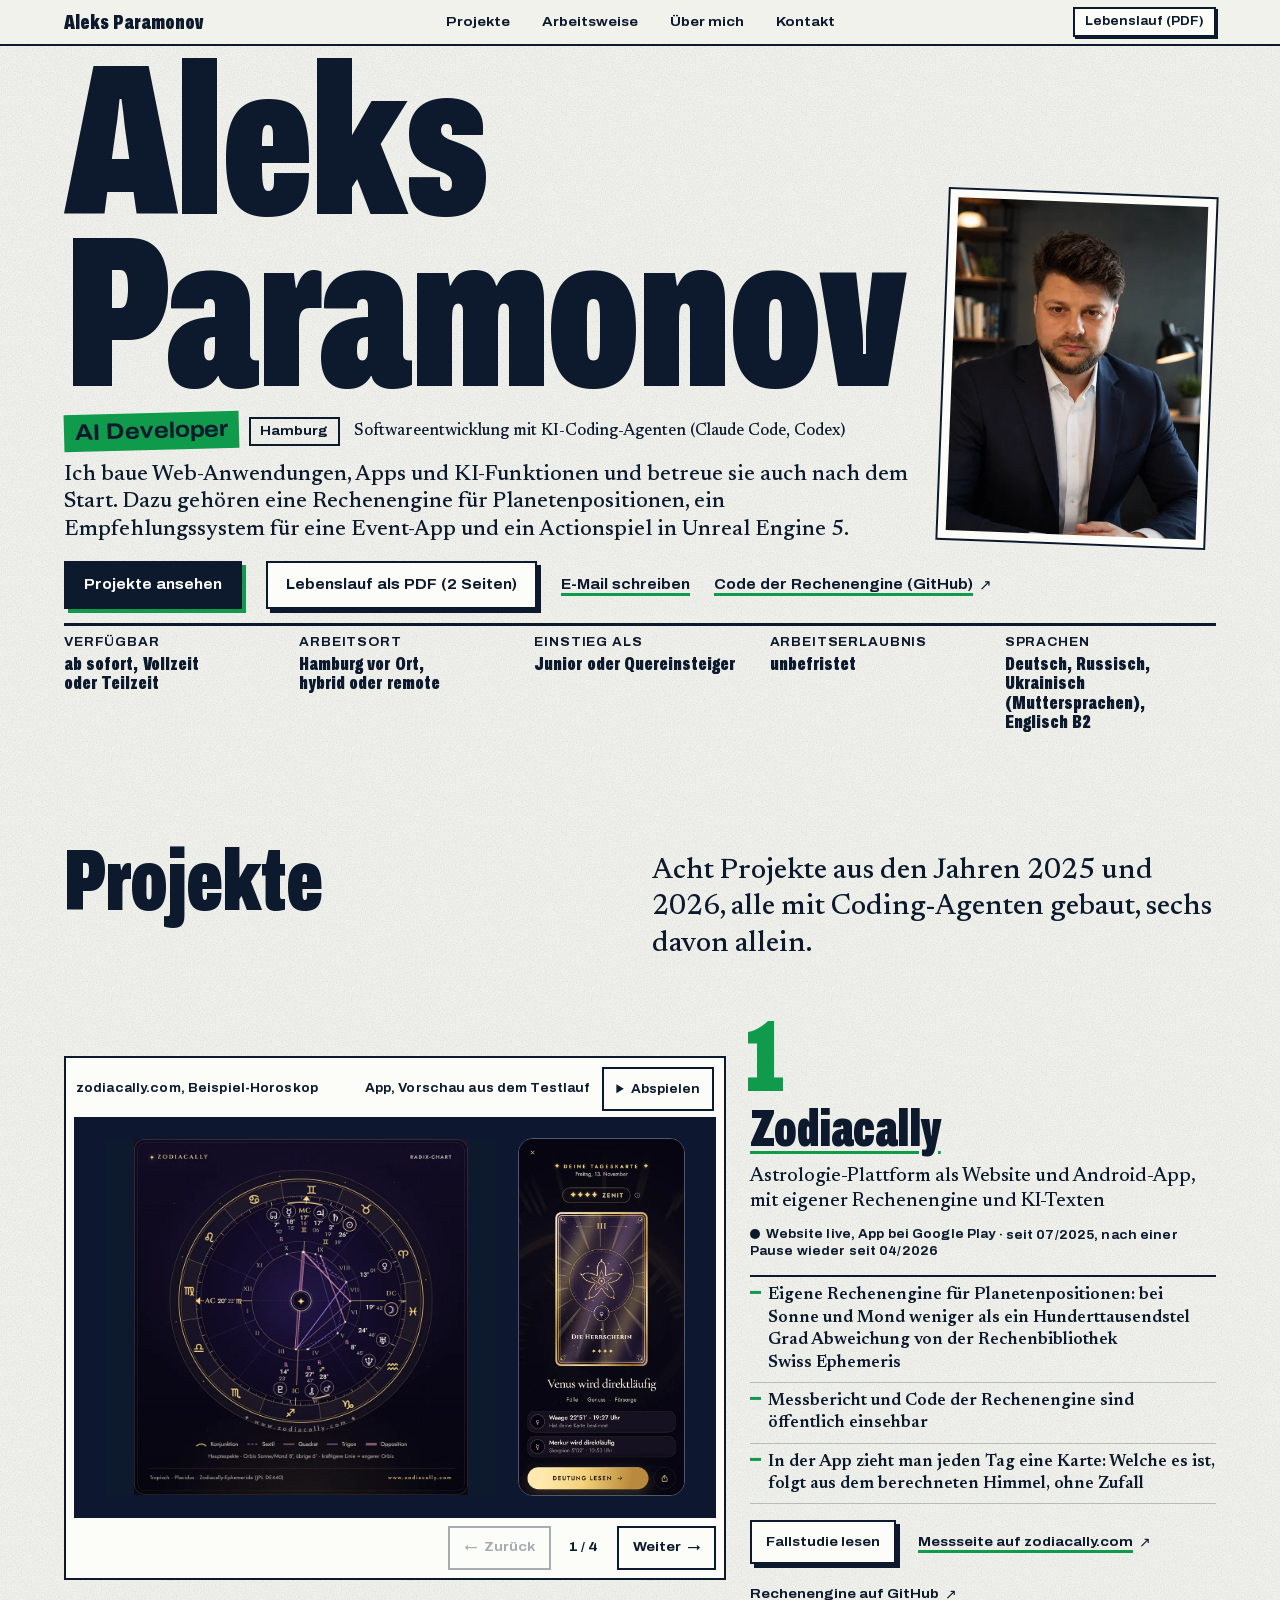
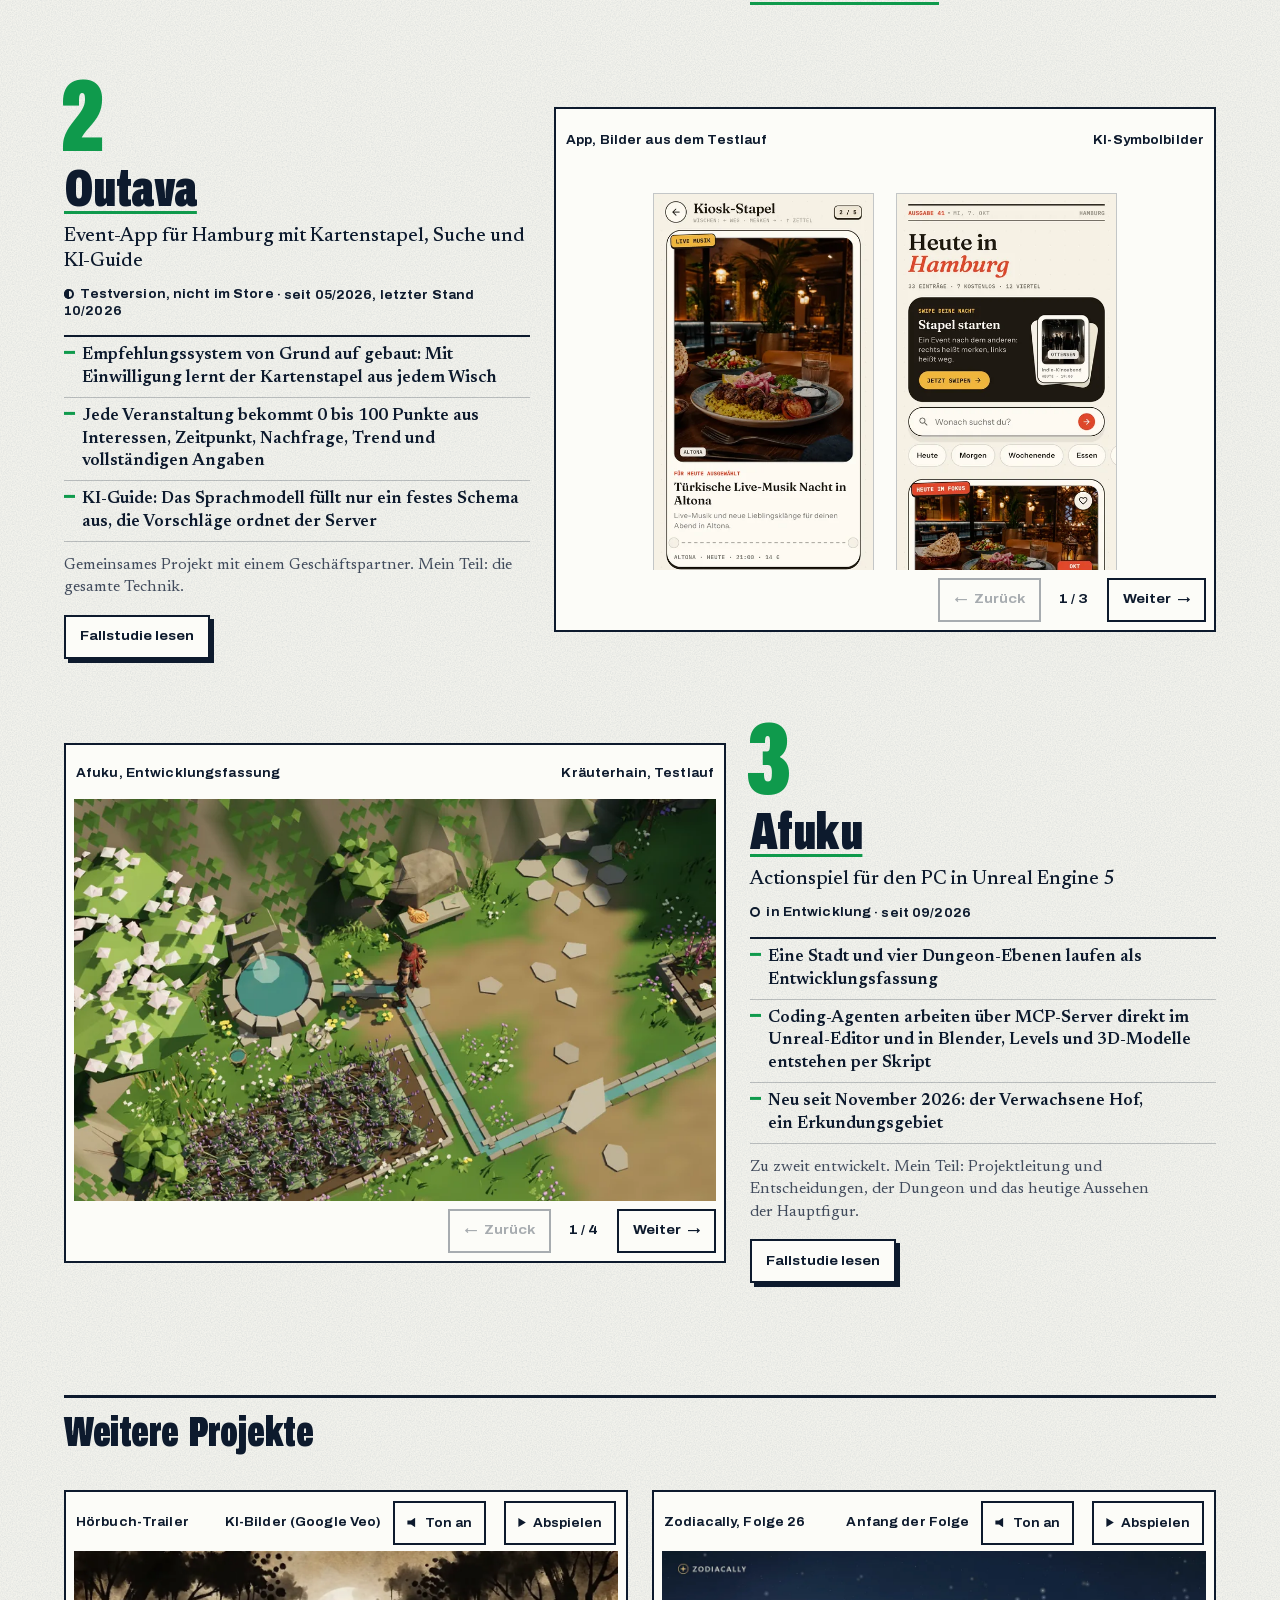
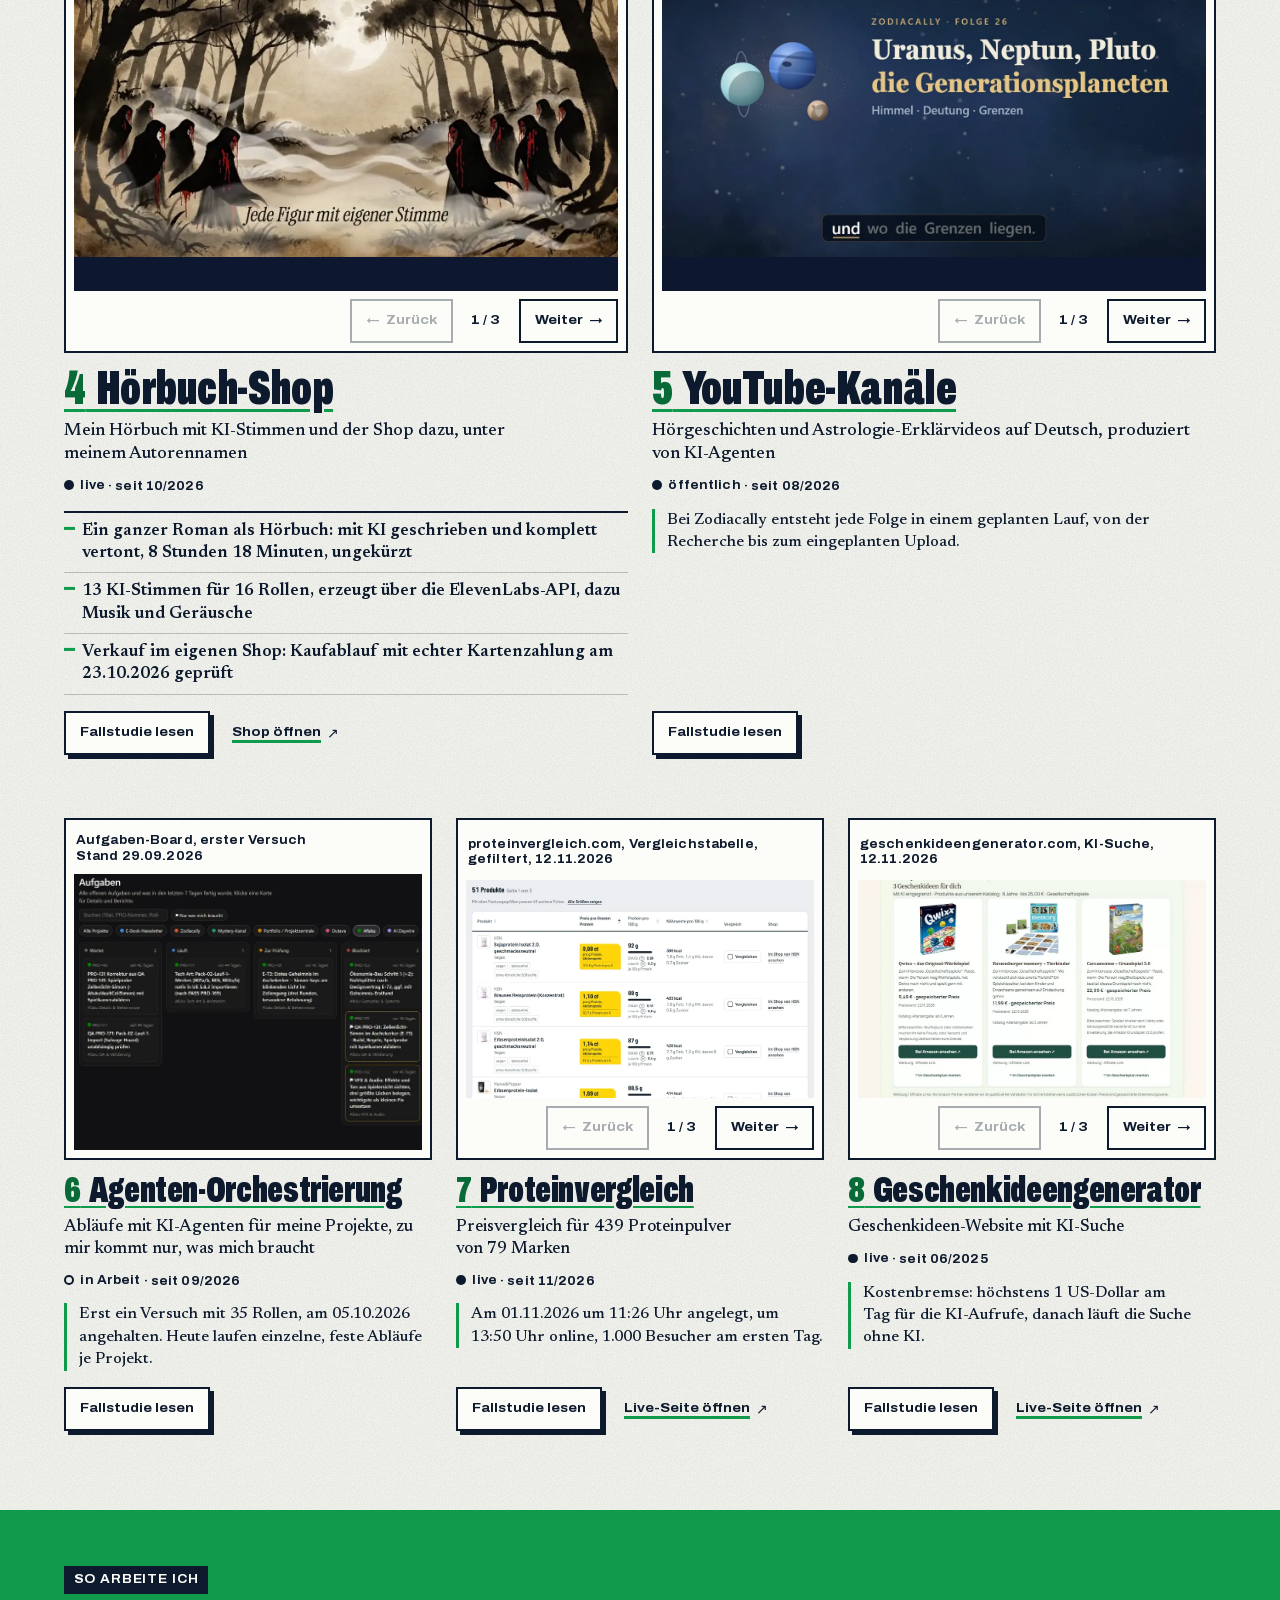
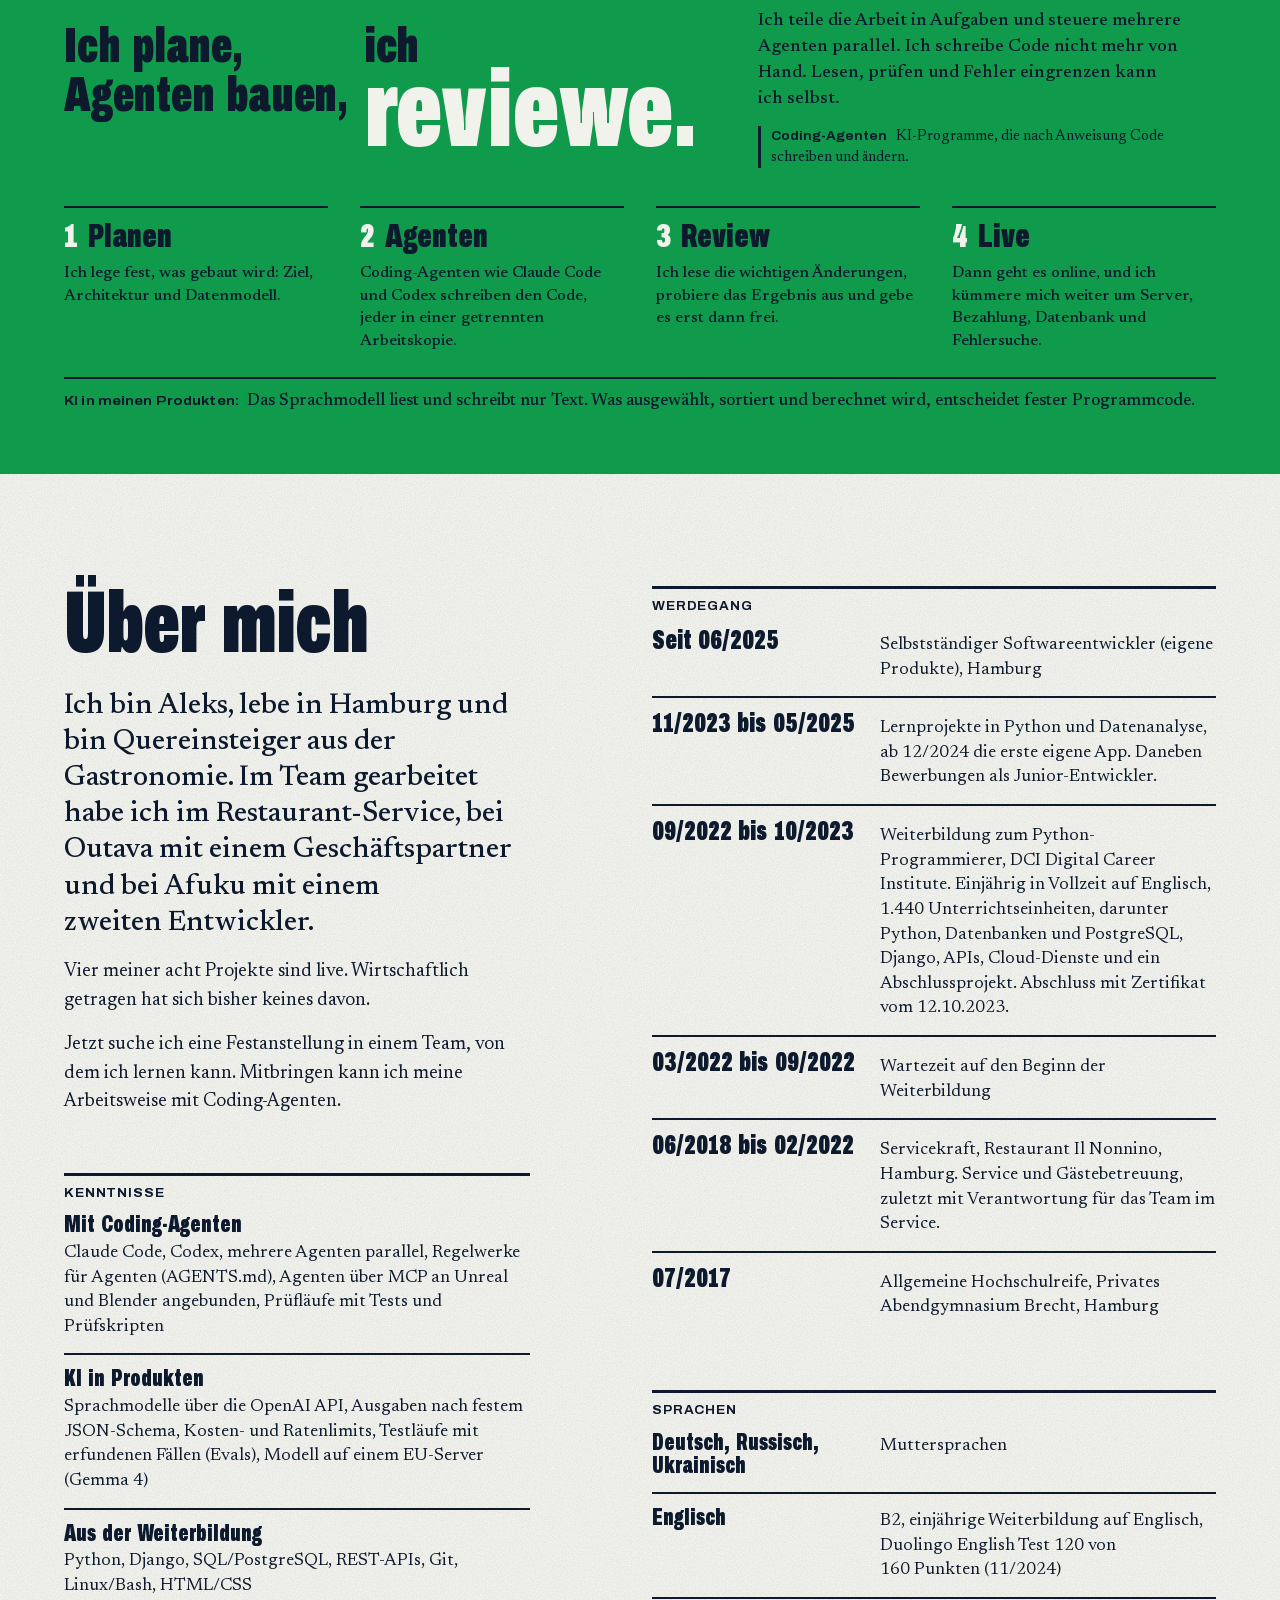
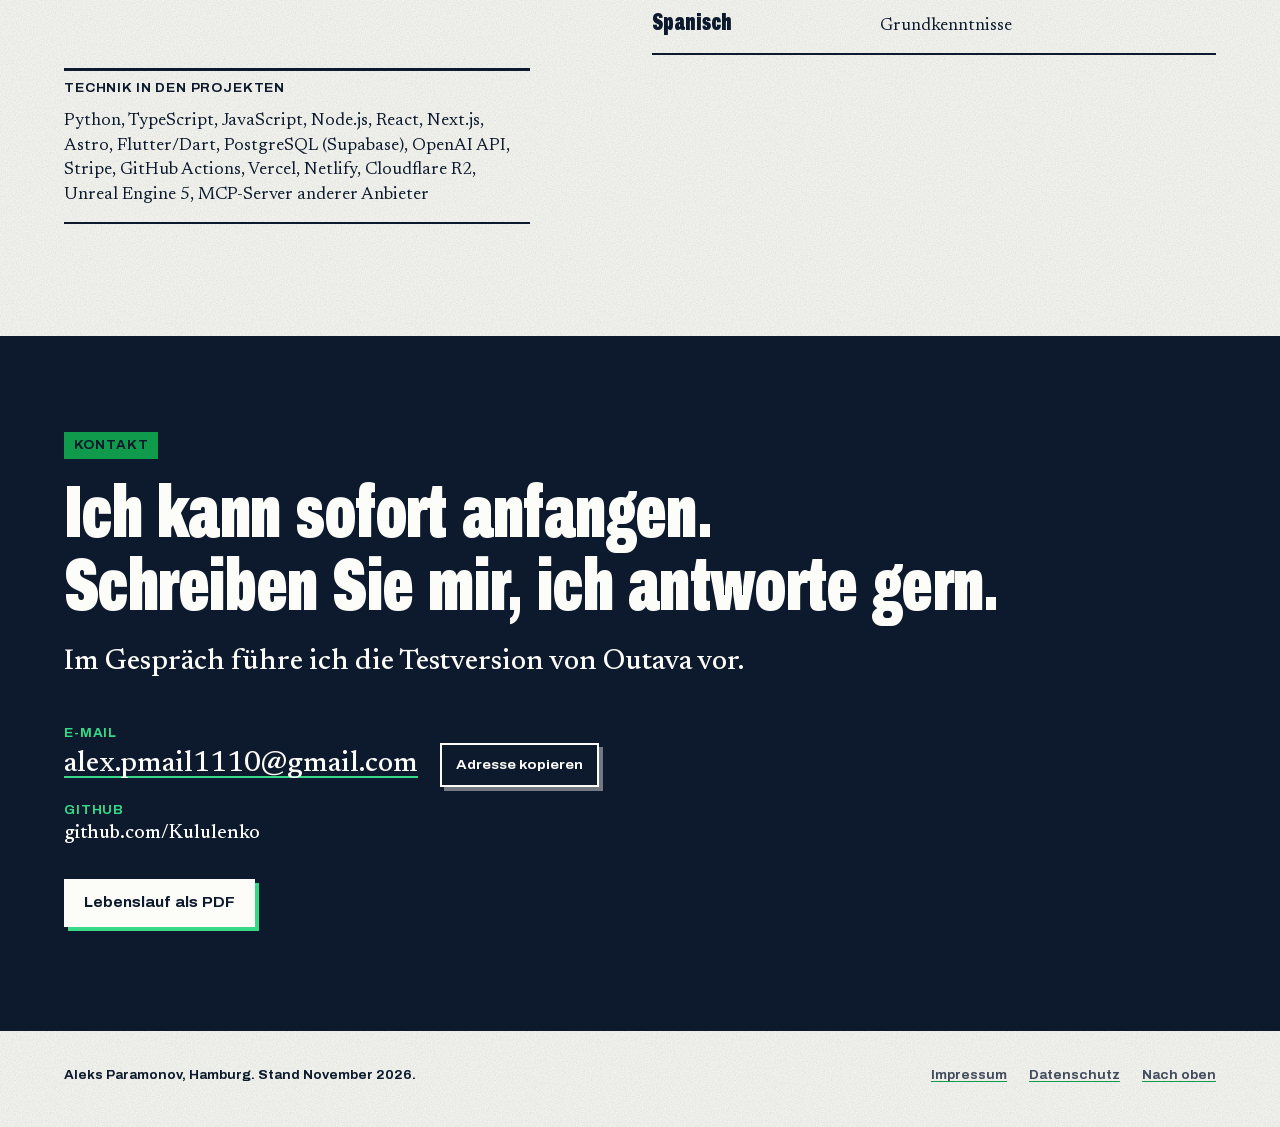
<file: index.html>
<!doctype html>
<html lang="de">
<head>
<meta charset="utf-8">
<meta name="viewport" content="width=device-width, initial-scale=1">
<title>Aleks Paramonov, AI Developer in Hamburg</title>
<meta name="description" content="Portfolio von Aleks Paramonov, AI Developer in Hamburg. Web-Anwendungen, Apps und KI-Funktionen, gebaut mit Coding-Agenten. Acht Projekte, vier live.">
<meta property="og:title" content="Aleks Paramonov, AI Developer in Hamburg">
<meta property="og:description" content="Portfolio von Aleks Paramonov, AI Developer in Hamburg. Web-Anwendungen, Apps und KI-Funktionen, gebaut mit Coding-Agenten. Acht Projekte, vier live.">
<meta property="og:type" content="website">
<meta property="og:locale" content="de_DE">
<meta property="og:image" content="https://aleksparamonov.de/assets/kopf/teilen.jpg">
<meta property="og:image:width" content="1200">
<meta property="og:image:height" content="630">
<meta name="twitter:card" content="summary_large_image">
<meta name="theme-color" content="#F2F2EC">
<meta name="format-detection" content="telephone=no">
<link rel="icon" href="assets/icon.svg" type="image/svg+xml">
<link rel="apple-touch-icon" href="assets/icon-180.png">
<script>
document.documentElement.className += " js";
if (location.protocol !== "file:") {
  ["archivo-schmal-900", "archivo-breit-700", "newsreader-text"].forEach(function (n) {
    var l = document.createElement("link");
    l.rel = "preload"; l.as = "font"; l.type = "font/woff2"; l.crossOrigin = "anonymous";
    l.href = "assets/fonts/" + n + ".woff2";
    document.head.appendChild(l);
  });
}
</script>
<link rel="stylesheet" href="css/werkbuch.css">
<style>
#oben .kopf__portrait {
  border: 2px solid var(--tinte);
  padding: var(--passepartout);
  background: var(--zettel);
  box-shadow: none;
}
#oben .kopf__portrait img { width: 100%; height: auto; aspect-ratio: 435 / 580; object-fit: cover; }
#oben.kopf.blatt { padding-bottom: 0; }
#oben .kopf__link {
  display: inline-flex; align-items: center; gap: .35em; min-height: 44px;
  font-family: var(--f-etikett); font-weight: 700; font-size: .875rem; line-height: 1.15;
  text-decoration-line: underline; text-decoration-color: var(--gruen); text-decoration-thickness: 3px; text-underline-offset: .3em;
}
@media (hover: hover) and (pointer: fine) {
  #oben .kopf__link:hover { text-decoration-color: var(--tinte); }
}
#oben .kopf__link[href^="http"] { position: relative; padding-right: 1.35em; }
#oben .kopf__link[href^="http"]::after {
  content: "\2197" / ""; font-size: 1.1em; line-height: 1;
  position: absolute; right: 0; top: 50%; translate: 0 -50%;
}
#oben .kopf__knoepfe { align-items: center; }
#oben .kopf__fakten { grid-template-columns: repeat(2, minmax(0, 1fr)); }
#oben .kopf__fakten > div:last-child { grid-column: 1 / -1; }
#oben .kopf__fakten dd { text-wrap: balance; }
#oben .kopf__werdegang {
  display: grid; grid-template-columns: minmax(0, 1fr) auto; align-items: center; column-gap: 16px;
  margin-top: 18px; border-top: 1px solid var(--tinte);
}
#oben .kopf__etikett { grid-column: 1; grid-row: 1; font-family: var(--f-etikett); font-weight: 700; font-size: var(--t-etikett); line-height: 1.3; }
#oben .kopf__werdegang .kopf__link { grid-column: 2; grid-row: 1; }
#oben .kopf__werdegang ol { grid-column: 1 / -1; grid-row: 2; }
#oben .kopf__werdegang li { font-size: 1rem; line-height: 1.35; }
#oben .kopf__werdegang li + li { margin-top: 6px; }
#oben .kopf__werdegang b { margin-right: .3em; font-family: var(--f-etikett); font-weight: 700; font-size: var(--t-etikett); line-height: 1.3; letter-spacing: .01em; white-space: nowrap; }
@media (max-width: 699.98px) {
  #oben.kopf.blatt { grid-template-columns: minmax(0, 1fr) 30%; column-gap: 16px; }
  #oben .kopf__rolle { grid-column: 1; grid-row: 2; align-self: start; }
  #oben .kopf__portrait { grid-column: 2; grid-row: 2; align-self: start; margin: 10px 4px 0 0; }
  #oben .kopf__satz { grid-column: 1 / -1; grid-row: 3; margin-top: 16px; }
  #oben .kopf__knoepfe { grid-row: 4; gap: 8px 20px; margin-top: 16px; }
  #oben .kopf__knoepfe .knopf { flex: 1 1 100%; }
  #oben .kopf__fakten { grid-row: 5; margin-top: 16px; }
  #oben .kopf__fakten > div { padding: 6px 0 7px; }
  #oben .kopf__werdegang { grid-row: 6; margin-top: 14px; }
  #oben .kopf__werdegang ol { padding-bottom: 6px; }
  #oben .kopf__werdegang li + li { margin-top: 4px; }
  #oben .lage { grid-row: 7; grid-template-columns: minmax(0, 1fr); margin-top: 12px; }
  #oben .lage a { display: flex; flex-wrap: wrap; align-items: center; column-gap: 6px; row-gap: 0; min-height: 44px; padding: 2px 0; }
  #oben .lage__nr { flex: 0 0 1.3rem; font-size: 1.9rem; }
  #oben .lage__name { flex: 1 0 auto; }
  #oben .lage .stand { margin-left: auto; gap: .45em; text-align: right; white-space: nowrap; }
}
@media (max-width: 359.98px) {
  #oben .kopf__fakten dt { letter-spacing: .02em; }
  #oben .lage__name { flex-basis: calc(100% - 1.3rem - 6px); }
  #oben .lage .stand { margin-left: calc(1.3rem + 6px); text-align: left; }
}
@media (min-width: 700px) {
  #oben .kopf__portrait { grid-column: 7 / -1; grid-row: 2 / span 2; align-self: start; justify-self: end; width: 100%; margin: 28px 6px 0 0; box-shadow: none; }
  #oben .kopf__satz { grid-column: 1 / 7; grid-row: 2; }
  #oben .kopf__knoepfe { grid-column: 1 / 7; grid-row: 3; gap: 12px 24px; }
  #oben .kopf__fakten { grid-column: 1 / -1; grid-row: 4; grid-template-columns: repeat(6, minmax(0, 1fr)); justify-content: stretch; column-gap: 20px; }
  #oben .kopf__fakten > div { grid-column: span 2; }
  #oben .kopf__fakten > div:last-child { grid-column: span 4; }
  #oben .kopf__werdegang { grid-column: 1 / -1; grid-row: 5; margin-top: 22px; }
  #oben .lage { grid-row: 6; }
  #oben .kopf__werdegang ol { padding-bottom: 6px; }
  #oben .kopf__werdegang li + li { margin-top: 4px; }
}
@media (min-width: 1024px) {
  #oben.kopf.blatt { grid-template-rows: none; padding-top: 10px; }
  #oben .kopf__namefeld { grid-column: 2 / 11; grid-row: 1; }
  #oben .kopf__name { font-size: max(4.5rem, min(25.1cqi, calc((100vh - 545px) / 1.6))); }
  #oben .kopf__rolle { grid-column: 2 / 11; grid-row: 2; margin-top: 12px; }
  #oben .kopf__satz { grid-column: 2 / 11; grid-row: 3; margin-top: 12px; max-width: none; padding-right: 12px; }
  #oben .kopf__portrait {
    grid-column: 11 / -2; grid-row: 1 / span 3; align-self: end; justify-self: end;
    width: min(100%, max(140px, calc(100vh - 470px))); margin: 0 4px 0 0; z-index: auto;
  }
  #oben .kopf__knoepfe { grid-column: 2 / -2; grid-row: 4; margin-top: 16px; }
  #oben .kopf__fakten { grid-column: 2 / -2; grid-row: 5; margin-top: 14px; column-gap: 24px; }
  #oben .kopf__fakten > div { padding-top: 9px; }
  #oben .kopf__fakten dd { font-size: clamp(1.15rem, 1.5vw, 1.4rem); }
  #oben .kopf__werdegang { grid-column: 2 / -2; grid-row: 6; margin-top: 10px; padding-top: 2px; align-items: start; }
  #oben .kopf__etikett { padding-top: 6px; }
  #oben .kopf__werdegang .kopf__link { min-height: 0; padding: 5px 0 4px; }
  #oben .kopf__werdegang ol { display: grid; grid-template-columns: repeat(4, minmax(0, 1fr)); column-gap: 0; margin-top: 2px; padding-bottom: 0; }
  #oben .kopf__werdegang li + li { margin-top: 0; }
  #oben .kopf__werdegang li { font-size: .9rem; line-height: 1.3; padding: 0 10px; border-left: 1px solid var(--linie); }
  #oben .kopf__werdegang li:first-child { padding-left: 0; border-left: 0; }
  #oben .kopf__werdegang b { display: block; margin: 0 0 2px; }
  #oben .lage { grid-row: 7; margin-top: 10px; }
  #oben .lage a { min-height: 44px; padding-top: 7px; }
}
@media (min-width: 1024px) and (max-width: 1279.98px) {
  #oben .lage { grid-template-columns: repeat(4, minmax(0, 1fr)); justify-content: stretch; column-gap: 20px; }
}
@media (min-width: 1280px) {
  #oben .kopf__name { font-size: max(4.5rem, min(25.1cqi, calc((100vh - 512px) / 1.6))); }
  #oben .kopf__zusatz { max-width: none; white-space: nowrap; }
  #oben .kopf__fakten { grid-template-columns: repeat(5, minmax(0, 1fr)); column-gap: 24px; }
  #oben .kopf__fakten > div, #oben .kopf__fakten > div:last-child { grid-column: auto; }
  #oben .kopf__werdegang { grid-template-columns: repeat(5, minmax(0, 1fr)); grid-template-rows: auto 1fr; column-gap: 24px; padding-top: 8px; }
  #oben .kopf__etikett { grid-column: 1; grid-row: 1; padding-top: 1px; }
  #oben .kopf__werdegang .kopf__link { grid-column: 1; grid-row: 2; align-self: end; justify-self: start; padding: 0 0 5px; }
  #oben .kopf__werdegang ol { grid-column: 2 / -1; grid-row: 1 / span 2; margin-top: 0; grid-template-columns: subgrid; column-gap: normal; }
  #oben .kopf__werdegang li,
  #oben .kopf__werdegang li:first-child { position: relative; font-size: .98rem; padding: 0; border-left: 0; }
  #oben .kopf__werdegang li::before { content: ""; position: absolute; top: 0; bottom: 0; left: -12px; border-left: 1px solid var(--linie); }
}
</style>
<style>
#projekte { padding-top: var(--abschnitt); }
#projekte .projekte__titel {
  font-family: var(--f-plakat); font-weight: 900; letter-spacing: -.012em; word-spacing: .12em;
  font-size: var(--t-rubrik); line-height: .86;
}
#projekte .projekte__vorspann { font-size: var(--t-vorspann); line-height: 1.27; font-weight: 500; margin-top: 10px; max-width: 26em; text-wrap: pretty; }
#projekte .projekte__bruecke { margin-top: 10px; font-size: 1rem; line-height: 1.45; font-weight: 500; max-width: 36em; text-wrap: pretty; }
#projekte .karte__bild .abzug__rahmen { margin: 0; }
#projekte .karte__bild .abzug__rahmen::after { content: none; }
#projekte .karte__bild a.abzug__bild { cursor: pointer; }
#projekte .karte__bild .abzug__kopf > span + span { margin-left: auto; }
#projekte .karte__bild img { width: 100%; height: auto; aspect-ratio: 16 / 10; object-fit: cover; }
#projekte .karte__paar {
  display: grid; grid-template-columns: repeat(2, minmax(0, 1fr)); grid-template-rows: minmax(0, 1fr); column-gap: 5%;
  aspect-ratio: 16 / 10; padding: 4% 14% 0; background: var(--zettel); overflow: hidden;
}
#projekte .karte__paar img {
  width: 100%; height: 100%; aspect-ratio: auto; object-fit: cover; object-position: top;
  outline: 1px solid var(--linie); outline-offset: 0;
}
#projekte .karte__duo {
  display: grid; grid-template-columns: minmax(0, 1fr) auto; column-gap: 4%;
  aspect-ratio: 16 / 10; padding: 3.5% 5%; background: #0d1830; overflow: hidden;
}
#projekte .karte__duo > a.abzug__bild { display: block; min-width: 0; min-height: 0; }
#projekte .karte__duo img:not(.clip__poster) { width: 100%; height: 100%; aspect-ratio: auto; object-fit: contain; }
#projekte .karte__duo > .clip { height: 100%; width: auto; aspect-ratio: var(--ar); border-radius: 14px; outline: 1px solid rgb(255 255 255 / .28); background: #070511; }
#projekte .karte__duo .clip__poster { aspect-ratio: auto; height: 100%; object-fit: cover; }
@media (max-width: 699.98px) { #projekte .karte__duo { aspect-ratio: 5 / 4; padding: 4%; column-gap: 3%; } }
#projekte .galerie__band {
  display: flex; overflow-x: auto; overflow-y: hidden; scroll-snap-type: x mandatory;
  overscroll-behavior-x: contain; -webkit-overflow-scrolling: touch;
}
#projekte .galerie--an .galerie__band { scrollbar-width: none; }
#projekte .galerie--an .galerie__band::-webkit-scrollbar { display: none; }
#projekte .galerie__band:focus-visible { outline: 3px solid var(--tinte); outline-offset: 3px; }
#projekte .galerie__bild { flex: 0 0 100%; min-width: 0; scroll-snap-align: start; scroll-snap-stop: always; display: flex; flex-direction: column; }
#projekte .galerie__bild > .abzug__kopf { flex: 1 0 auto; min-height: 46px; align-items: center; flex-wrap: nowrap; column-gap: 12px; }
#projekte .galerie__bild > .abzug__kopf > span { flex: 0 1 auto; }
#projekte .galerie__bild > .abzug__kopf > .clip__knopf { margin: 0 0 0 auto; }
#projekte .galerie__bild > .abzug__kopf > span + span ~ .clip__knopf { margin-left: 0; }
#projekte .galerie__flaeche { aspect-ratio: 16 / 10; overflow: hidden; display: grid; place-items: stretch; }
#projekte .galerie__flaeche--dunkel { background: #0d1830; }
#projekte .galerie__flaeche--hell { background: var(--zettel); }
#projekte .galerie__flaeche > a.abzug__bild { display: block; min-width: 0; min-height: 0; background: transparent; }
#projekte .galerie__flaeche > a.abzug__bild > img { width: 100%; height: 100%; aspect-ratio: auto; object-fit: contain; }
#projekte .galerie__flaeche > .clip { width: 100%; height: 100%; aspect-ratio: auto; background: transparent; }
#projekte .galerie__flaeche > .clip > .clip__poster { aspect-ratio: auto; object-fit: contain; }
#projekte .galerie__flaeche--frei > * { min-width: 0; min-height: 0; }
#projekte .galerie__flaeche .karte__duo, #projekte .galerie__flaeche .karte__paar { height: 100%; aspect-ratio: auto; }
#projekte .galerie__flaeche--probe { background: #1c1712; align-items: center; }
#projekte .galerie__bild--da .galerie__flaeche--probe,
html:not(.js) #projekte .galerie__flaeche--probe { background: #1c1712 url(assets/projekte/hoerbuch-900.webp) center / cover; }
#projekte .galerie__flaeche--probe > .hoerprobe { margin: 0 6%; padding: 12px 14px 14px; gap: 6px; }
#projekte .galerie__flaeche--probe .hoerprobe__titel { font-size: 1.35rem; }
#projekte .galerie__flaeche--probe .hoerprobe__text { font-size: .95rem; }
#projekte .galerie__bild > .abzug__kopf > .clip__ton { margin: 0 6px 0 auto; }
#projekte .galerie__bild > .abzug__kopf > span + span ~ .clip__ton { margin-left: 0; }
#projekte .galerie__bild > .abzug__kopf > .clip__ton + .clip__knopf { margin-left: 0; }
@media (max-width: 1023.98px) {
  #projekte .galerie__bild > .abzug__kopf:has(+ .galerie__flaeche video[data-ton]) { flex-wrap: wrap; align-content: space-between; row-gap: 6px; min-height: 96px; padding-bottom: 6px; }
  #projekte .galerie__bild > .abzug__kopf:has(+ .galerie__flaeche video[data-ton]) > span { flex: 1 1 40%; overflow-wrap: normal; }
}
html.js #projekte .galerie__bild:not(:first-child):not(.galerie__bild--da) .galerie__flaeche > * { display: none; }
#projekte .galerie__leiste {
  display: flex; align-items: center; justify-content: flex-end; gap: 6px 12px; margin-top: 8px;
  font-family: var(--f-etikett); font-weight: 700; font-size: var(--t-etikett-gross); line-height: 1;
}
#projekte .galerie__leiste[hidden] { display: none; }
#projekte .galerie__zahl { min-width: 3.2em; text-align: center; font-variant-numeric: tabular-nums; }
#projekte .galerie__knopf {
  display: inline-flex; align-items: center; justify-content: center; gap: .5em;
  min-width: 44px; min-height: 44px; padding: 0 14px;
  background: var(--zettel); color: var(--tinte); border: 2px solid var(--tinte);
  font: inherit; cursor: pointer;
}
#projekte .galerie__knopf:disabled { opacity: .35; cursor: default; }
#projekte .galerie__knopf:focus-visible { outline: 3px solid var(--tinte); outline-offset: 2px; }
@media (hover: hover) and (pointer: fine) {
  #projekte .galerie__knopf:not(:disabled):hover { background: var(--gruen); }
}
#projekte .karte__text { container-type: inline-size; min-width: 0; }
#projekte .karte__nr {
  font-family: var(--f-plakat); font-weight: 900; color: var(--gruen);
  font-size: 4.4rem; line-height: .74; margin: 0 0 10px -.04em;
}
#projekte .karte__titel {
  font-family: var(--f-plakat); font-weight: 900; letter-spacing: -.01em; word-spacing: .12em;
  font-size: min(3.6rem, 11.2cqi); line-height: .9; hyphens: manual; overflow-wrap: anywhere;
}
#projekte .karte__titel a { text-decoration-thickness: .06em; text-underline-offset: .1em; }
#projekte .karte__kurz { font-size: 1.2rem; line-height: 1.3; font-weight: 500; margin-top: 12px; text-wrap: pretty; }
#projekte .karte__stand { margin-top: 12px; font-family: var(--f-etikett); font-weight: 700; font-size: var(--t-etikett); line-height: 1.35; letter-spacing: .01em; }
#projekte .karte__stand .stand { display: inline-flex; vertical-align: baseline; }
#projekte .karte__anteil { font-size: 1rem; line-height: 1.4; margin-top: 6px; }
#projekte .karte--gross .karte__anteil { margin-top: 12px; color: var(--tinte-2); max-width: 36em; text-wrap: pretty; }
#projekte .projekte__weitere { margin-top: 72px; }
#projekte .projekte__weitere-titel {
  border-top: 3px solid var(--tinte); padding-top: 12px;
  font-family: var(--f-plakat); font-weight: 900; letter-spacing: -.01em; word-spacing: .12em;
  font-size: 2.1rem; line-height: 1;
}
#projekte .karte__punkte { margin-top: 16px; border-top: 2px solid var(--tinte); }
#projekte .karte__punkte li {
  display: grid; grid-template-columns: 1.1rem minmax(0, 1fr); align-items: baseline;
  padding: 7px 0 8px; border-bottom: 1px solid var(--linie);
  font-size: 1.06rem; line-height: 1.32; font-weight: 600; text-wrap: pretty;
}
#projekte .karte__punkte li::before { content: ""; width: .62em; height: 3px; background: var(--gruen); translate: 0 -.3em; }
#projekte .karte__kennzeile {
  margin-top: 14px; max-width: 36em;
  font-family: var(--f-text); font-weight: 500; font-size: 1rem; line-height: 1.4; letter-spacing: 0;
  border-left: 3px solid var(--gruen); padding-left: 12px; text-wrap: pretty;
}
#projekte .karte__knoepfe { display: flex; flex-wrap: wrap; align-items: center; gap: 8px 22px; margin-top: 16px; }
#projekte .karte__link {
  display: inline-flex; align-items: center; gap: .35em; min-height: 44px;
  font-family: var(--f-etikett); font-weight: 700; font-size: var(--t-etikett-gross); line-height: 1.2;
  text-decoration-thickness: 3px; text-underline-offset: .3em;
}
#projekte .karte__link[href^="http"] { position: relative; padding-right: 1.35em; }
#projekte .karte__link[href^="http"]::after {
  content: "\2197" / ""; font-size: 1.1em; line-height: 1;
  position: absolute; right: 0; top: 50%; translate: 0 -50%;
}
#projekte .karte--gross { margin-top: 56px; row-gap: 18px; scroll-margin-top: 8px; }
#projekte .projekte__kopf + .karte--gross { margin-top: 24px; }
#projekte .karte--rund .karte__bild img { aspect-ratio: 1029 / 1100; object-fit: contain; }
#projekte .karten { margin-top: 28px; row-gap: 44px; }
#projekte .karten--drei { margin-top: 44px; }
#projekte .karte--klein { min-width: 0; scroll-margin-top: 8px; display: flex; flex-direction: column; }
#projekte .karte--klein .karte__text { margin-top: 14px; flex: 1 0 auto; display: flex; flex-direction: column; align-items: flex-start; }
#projekte .karte--klein .karte__text > * { max-width: 100%; }
#projekte .karte--klein .karte__titel { font-size: min(2.7rem, 11cqi); }
#projekte .karte--klein .karte__nr { display: inline; font-size: 1em; margin: 0; color: var(--gruen-tief); }
#projekte .karte--klein .karte__titel a { text-decoration-color: var(--gruen); }
#projekte .karte--klein .karte__kurz { font-size: 1.1rem; margin-top: 10px; }
#projekte .karte--klein .karte__knoepfe { margin-top: auto; padding-top: 16px; }
@media (hover: hover) and (pointer: fine) {
  #projekte .karte__titel a:hover { text-decoration-color: var(--tinte); }
  #projekte .karte__link:hover { text-decoration-color: var(--tinte); }
}
@media (max-width: 699.98px) {
  #projekte { padding-top: 32px; }
  #projekte .projekte__kopf + .karte--gross { margin-top: 20px; }
}
@media (min-width: 700px) {
  #projekte .projekte__kopf { align-items: end; }
  #projekte .projekte__vorspann { margin-top: 14px; }
  #projekte .projekte__bruecke { font-size: 1.0625rem; margin-top: 12px; }
  #projekte .projekte__kopf + .karte--gross { margin-top: 36px; }
  #projekte .karte--gross { margin-top: 72px; column-gap: 20px; align-items: center; }
  #projekte .karte__nr { font-size: 5.6rem; }
  #projekte .karte--gross > .karte__bild { grid-column: 1 / 5; grid-row: 1; }
  #projekte .karte--gross > .karte__text { grid-column: 5 / -1; grid-row: 1; }
  #projekte .karte--bild-rechts > .karte__bild { grid-column: 5 / -1; }
  #projekte .karte--bild-rechts > .karte__text { grid-column: 1 / 5; }
  #projekte .karte--rund .karte__bild img { aspect-ratio: 16 / 10; }
  #projekte .projekte__weitere { margin-top: 96px; }
  #projekte .projekte__weitere-titel { font-size: 2.6rem; padding-top: 14px; }
  #projekte .karten { margin-top: 32px; row-gap: 56px; align-items: stretch; }
  #projekte .karten--drei { margin-top: 56px; }
  #projekte .karten > .karte:nth-child(odd) { grid-column: 1 / 5; }
  #projekte .karten > .karte:nth-child(even) { grid-column: 5 / -1; }
  #projekte .karten > .karte--klein:last-child:nth-child(odd) {
    grid-column: 1 / -1; display: grid; grid-template-columns: subgrid; align-items: start;
  }
  #projekte .karten > .karte--klein:last-child:nth-child(odd) > .karte__bild { grid-column: 1 / 5; }
  #projekte .karten > .karte--klein:last-child:nth-child(odd) > .karte__text { grid-column: 5 / -1; margin-top: 0; }
  #projekte .karten > .karte--klein:last-child:nth-child(odd) .karte__knoepfe { margin-top: 0; }
}
@media (min-width: 1024px) {
  #projekte .projekte__kopf { align-items: start; row-gap: 0; }
  #projekte .projekte__titel { grid-column: 2 / 8; grid-row: 1 / span 2; align-self: start; }
  #projekte .projekte__vorspann { grid-column: 8 / -2; grid-row: 1; margin: .35em 0 0; }
  #projekte .projekte__bruecke { grid-column: 8 / -2; grid-row: 2; margin-top: 14px; max-width: 34em; }
  #projekte .karte--gross { margin-top: 64px; column-gap: 24px; }
  #projekte .projekte__kopf + .karte--gross { margin-top: 56px; }
  #projekte .karte--gross > .karte__bild { grid-column: 2 / 9; }
  #projekte .karte--gross > .karte__text { grid-column: 9 / -2; }
  #projekte .karte--bild-rechts > .karte__bild { grid-column: 7 / -2; }
  #projekte .karte--bild-rechts > .karte__text { grid-column: 2 / 7; }
  #projekte .karte__nr { font-size: 6.4rem; }
  #projekte .projekte__weitere { margin-top: 112px; }
  #projekte .projekte__weitere-titel { grid-column: 2 / -2; }
  #projekte .karten { margin-top: 36px; column-gap: 24px; row-gap: 64px; }
  #projekte .karten--drei { margin-top: 64px; }
  #projekte .karten > .karte:nth-child(odd) { grid-column: 2 / 8; }
  #projekte .karten > .karte:nth-child(even) { grid-column: 8 / -2; }
  #projekte .karte--klein .karte__titel { font-size: min(3rem, 10.4cqi); }
  #projekte .karten--drei > .karte:nth-child(1) { grid-column: 2 / 6; }
  #projekte .karten--drei > .karte:nth-child(2) { grid-column: 6 / 10; }
  #projekte .karten--drei > .karte:nth-child(3),
  #projekte .karten--drei > .karte--klein:last-child:nth-child(odd) { grid-column: 10 / -2; }
  #projekte .karten--drei > .karte--klein:last-child:nth-child(odd) .karte__knoepfe { margin-top: auto; }
  #projekte .karten--drei .karte--klein .karte__titel { font-size: min(2.3rem, 11.5cqi); }
  #projekte .karten--drei .karte--klein .karte__kurz { font-size: 1.05rem; }
  #projekte .karten--drei .karte__bild:not(.galerie) .abzug__kopf { flex-direction: column; align-items: flex-start; justify-content: center; row-gap: 1px; min-height: 46px; }
  #projekte .karten--drei .karte__bild:not(.galerie) .abzug__kopf > span + span { margin-left: 0; }
  #projekte .karten--drei { grid-template-rows: auto auto; }
  #projekte .karten--drei > .karte--klein,
  #projekte .karten--drei > .karte--klein:last-child:nth-child(odd) { display: grid; grid-template-columns: minmax(0, 1fr); grid-template-rows: subgrid; grid-row: span 2; row-gap: 0; align-items: stretch; }
  #projekte .karten--drei > .karte--klein > .karte__bild, #projekte .karten--drei > .karte--klein > .karte__text,
  #projekte .karten--drei > .karte--klein:last-child:nth-child(odd) > .karte__bild,
  #projekte .karten--drei > .karte--klein:last-child:nth-child(odd) > .karte__text { grid-column: 1; }
  #projekte .karten--drei > .karte--klein:last-child:nth-child(odd) > .karte__text { margin-top: 14px; }
  #projekte .karten--drei > .karte--klein > .karte__bild,
  #projekte .karten--drei > .karte--klein > .karte__bild .abzug__flaeche,
  #projekte .karten--drei > .karte--klein > .karte__bild .abzug__rahmen { display: flex; flex-direction: column; flex: 1 1 auto; min-height: 0; min-width: 0; }
  #projekte .karten--drei > .karte--klein > .karte__bild .galerie__band { flex: 1 1 auto; }
  #projekte .karten--drei > .karte--klein > .karte__bild:not(.galerie) a.abzug__bild { display: block; flex: 1 1 auto; min-height: 0; position: relative; aspect-ratio: 16 / 10; }
  #projekte .karten--drei > .karte--klein > .karte__bild:not(.galerie) a.abzug__bild > img { position: absolute; inset: 0; width: 100%; height: 100%; aspect-ratio: auto; object-fit: cover; object-position: left top; }
}
@media (min-width: 1024px) and (max-width: 1279.98px) {
  #projekte .karten--drei .karte--klein .karte__knoepfe { min-height: 112px; align-content: flex-start; }
}
</style>
<style>
#arbeitsweise { margin-top: 48px; padding-block: 32px 36px; }
#arbeitsweise a { text-decoration-color: var(--tinte); }
#arbeitsweise .leitsatz { display: grid; grid-template-columns: auto minmax(0, 1fr); grid-template-rows: auto auto; align-items: end; }
#arbeitsweise .leitsatz span { font-size: 7.6cqi; }
#arbeitsweise .leitsatz span:nth-child(1) { grid-column: 1; grid-row: 1; align-self: end; padding-right: 2.4cqi; }
#arbeitsweise .leitsatz span:nth-child(2) { grid-column: 1; grid-row: 2; padding-right: 2.4cqi; align-self: start; margin-top: .9cqi; }
#arbeitsweise .leitsatz span:nth-child(3) { grid-column: 2; grid-row: 1; align-self: end; }
#arbeitsweise .leitsatz .leitsatz__tests { grid-column: 2; grid-row: 2; font-size: 16.5cqi; line-height: .78; margin: 0; align-self: start; }
#arbeitsweise .arbeit__neben { margin-top: 16px; min-width: 0; }
#arbeitsweise .arbeit__absatz { font-size: 1.0625rem; line-height: 1.45; font-weight: 500; max-width: 34em; text-wrap: pretty; }
#arbeitsweise .wort { color: var(--tinte); border-left-color: var(--tinte); }
#arbeitsweise .arbeit__wort { margin-top: 12px; }
#arbeitsweise .schritte { margin-top: 20px; }
#arbeitsweise .schritte li { grid-template-columns: auto minmax(0, 1fr); column-gap: 10px; align-items: baseline; align-content: start; padding: 7px 0 8px; }
#arbeitsweise .schritte li::before { grid-row: 1; font-size: 1.5rem; line-height: 1; margin: 0; }
#arbeitsweise .schritte b { grid-column: 2; font-size: 1.5rem; line-height: 1; }
#arbeitsweise .schritte span { grid-column: 2; font-size: 1rem; line-height: 1.4; margin-top: 3px; }
#arbeitsweise .arbeit__fall { margin-top: 14px; font-size: 1rem; line-height: 1.45; font-weight: 500; text-wrap: pretty; }
#arbeitsweise .arbeit__fall b { font-family: var(--f-etikett); font-weight: 700; font-size: var(--t-etikett-gross); letter-spacing: .01em; margin-right: .3em; }
#arbeitsweise .ki {
  --ki-rand: 16px;
  position: relative; min-width: 0;
  margin-top: 20px; padding: 0 var(--ki-rand) 16px;
  background: var(--zettel); border: 2px solid var(--tinte);
  -webkit-print-color-adjust: exact; print-color-adjust: exact;
}
#arbeitsweise .ki__titel {
  display: table; justify-self: start; max-width: calc(100% + var(--ki-rand));
  margin: -2px 0 0 calc(-2px - var(--ki-rand));
}
#arbeitsweise .ki__satz { margin-top: 12px; font-size: 1.2rem; line-height: 1.3; font-weight: 500; text-wrap: pretty; }
#arbeitsweise .ki__liste { margin-top: 12px; display: grid; grid-template-columns: minmax(0, 1fr); gap: 10px; }
#arbeitsweise .ki__liste li { position: relative; border-top: 2px solid var(--tinte); padding-top: 7px; }
#arbeitsweise .ki__name {
  font-family: var(--f-plakat); font-weight: 900; font-size: 1.4rem; line-height: 1.1; letter-spacing: 0; word-spacing: .12em;
  text-decoration-color: var(--gruen); text-decoration-thickness: 3px; text-underline-offset: .16em;
  overflow-wrap: anywhere;
}
#arbeitsweise .ki__name::after { content: "\2192"; content: "\2192" / ""; display: inline-block; margin-left: .3em; }
#arbeitsweise .ki__name::before { content: ""; position: absolute; inset: 0; }
@media (hover: hover) and (pointer: fine) {
  #arbeitsweise .ki__liste li:hover .ki__name { text-decoration-thickness: 5px; }
}
#arbeitsweise .ki__liste p { margin-top: 4px; font-size: 1rem; line-height: 1.4; }
@media (max-width: 699.98px) {
  #arbeitsweise { margin-top: 40px; padding-block: 28px 32px; }
  #arbeitsweise .arbeit__neben { margin-top: 14px; }
  #arbeitsweise .arbeit__wort { margin-top: 10px; }
  #arbeitsweise .schritte { margin-top: 16px; }
  #arbeitsweise .schritte li { padding: 6px 0 7px; }
  #arbeitsweise .schritte span { grid-column: 1 / -1; margin-top: 2px; }
  #arbeitsweise .arbeit__fall { margin-top: 12px; }
  #arbeitsweise .ki { margin-top: 16px; padding-bottom: 14px; }
  #arbeitsweise .ki__satz { margin-top: 10px; }
  #arbeitsweise .ki__liste { margin-top: 10px; gap: 8px; }
  #arbeitsweise .ki__liste li { padding-top: 6px; }
}
@media (min-width: 700px) {
  #arbeitsweise { margin-top: 64px; padding-block: 56px 60px; }
  #arbeitsweise .arbeit__neben { margin-top: 24px; display: grid; grid-template-columns: minmax(0, 5fr) minmax(0, 3fr); column-gap: 20px; align-items: start; }
  #arbeitsweise .arbeit__absatz { font-size: 1.125rem; }
  #arbeitsweise .arbeit__wort { margin-top: 4px; }
  #arbeitsweise .schritte { margin-top: 34px; grid-template-columns: repeat(2, minmax(0, 1fr)); }
  #arbeitsweise .schritte li { grid-column: auto; padding: 8px 0 10px; }
  #arbeitsweise .schritte li::before, #arbeitsweise .schritte b { font-size: 1.75rem; }
  #arbeitsweise .schritte span { grid-column: 1 / -1; line-height: 1.42; }
  #arbeitsweise .arbeit__fall { margin-top: 18px; }
  #arbeitsweise .ki { --ki-rand: 24px; margin-top: 36px; padding-bottom: 24px; }
  #arbeitsweise .ki__satz { margin-top: 14px; max-width: 26em; font-size: var(--t-vorspann); line-height: 1.27; }
  #arbeitsweise .ki__liste { margin-top: 20px; gap: 0; border-bottom: 2px solid var(--tinte); }
  #arbeitsweise .ki__liste li { display: grid; grid-template-columns: 17rem minmax(0, 1fr); column-gap: 20px; align-items: baseline; padding: 10px 0 12px; }
  #arbeitsweise .ki__liste p { margin-top: 0; }
  #arbeitsweise .ki__name { font-size: 1.5rem; white-space: nowrap; }
}
@media (min-width: 1024px) {
  #arbeitsweise { margin-top: 80px; padding-block: 56px 60px; }
  #arbeitsweise .leitsatz { grid-column: 2 / 9; grid-row: 2; }
  #arbeitsweise .arbeit__neben { grid-column: 9 / -2; grid-row: 2; align-self: end; display: block; margin: 0; padding-left: 8px; }
  #arbeitsweise .arbeit__absatz { font-size: 1.125rem; }
  #arbeitsweise .arbeit__wort { margin-top: 14px; }
  #arbeitsweise .schritte { margin-top: 38px; grid-template-columns: repeat(4, minmax(0, 1fr)); column-gap: 32px; border-bottom: 0; }
  #arbeitsweise .schritte li, #arbeitsweise .schritte li:last-child { grid-column: auto; padding: 12px 0 0; align-content: start; }
  #arbeitsweise .schritte li::before, #arbeitsweise .schritte b { font-size: 1.75rem; }
  #arbeitsweise .schritte span { margin-top: 8px; }
  #arbeitsweise .arbeit__fall { grid-column: 2 / -2; margin-top: 24px; border-top: 2px solid var(--tinte); padding-top: 11px; font-size: 1.0625rem; }
  #arbeitsweise .ki {
    --ki-rand: 32px; grid-column: 2 / -2; margin-top: 36px; padding-bottom: 30px;
    display: grid; grid-template-columns: repeat(3, minmax(0, 1fr)); column-gap: 32px; align-items: start;
  }
  #arbeitsweise .ki__titel { grid-column: 1 / -1; grid-row: 1; }
  #arbeitsweise .ki__satz { grid-column: 1 / 3; grid-row: 2; margin-top: 18px; max-width: none; text-wrap: balance; }
  #arbeitsweise .ki__liste { grid-column: 1 / -1; grid-row: 3; margin-top: 26px; grid-template-columns: subgrid; gap: 0; column-gap: normal; border-bottom: 0; align-items: stretch; }
  #arbeitsweise .ki__liste li { display: block; padding: 10px 0 0; }
  #arbeitsweise .ki__liste p { margin-top: 6px; }
  #arbeitsweise .ki__name { font-size: 1.3rem; }
}
@media (min-width: 1280px) {
  #arbeitsweise .schritte li::before, #arbeitsweise .schritte b { font-size: 2.1rem; }
  #arbeitsweise .ki__name { font-size: 1.6rem; }
}
@media print {
  #arbeitsweise { padding-block: 10pt; }
  #arbeitsweise .leitsatz { display: block; }
  #arbeitsweise .leitsatz span { font-size: 26pt; padding: 0; }
  #arbeitsweise .leitsatz .leitsatz__tests { font-size: 40pt; }
  #arbeitsweise .ki { background: none; display: block; }
  #arbeitsweise .ki__titel { margin: 0; }
  #arbeitsweise .ki__name::after, #arbeitsweise .ki__name::before { content: none; }
}
</style>
<style>
#ueber-mich .ueber__werdegang,
#ueber-mich .ueber__kenntnisse,
#ueber-mich .ueber__sprachen { margin-top: 48px; }
#ueber-mich .rubrik { margin-bottom: 0; }
#ueber-mich .rubrik + dl { margin-top: 6px; }
#ueber-mich .rubrik + dl > div:first-child { border-top: 0; padding-top: 6px; }
#ueber-mich .ueber__liste { border-bottom: 2px solid var(--tinte); }
#ueber-mich .ueber__liste > div { display: grid; grid-template-columns: minmax(0, 1fr); row-gap: 4px; padding: 12px 0 14px; border-top: 2px solid var(--tinte); }
#ueber-mich .ueber__liste dt { font-family: var(--f-plakat); font-weight: 900; font-size: 1.45rem; line-height: 1.02; word-spacing: .12em; letter-spacing: 0; }
#ueber-mich .ueber__liste dd { font-size: 1.1rem; line-height: 1.4; max-width: 36em; }
#ueber-mich .ueber__technik { margin-top: 48px; }
#ueber-mich .ueber__technik p {
  margin-top: 6px; padding: 6px 0 14px; border-bottom: 2px solid var(--tinte);
  font-size: 1.1rem; line-height: 1.4; max-width: 36em; text-wrap: pretty;
}
#ueber-mich .zeitleiste,
#ueber-mich .ueber__kenntnisse .ueber__liste { border-bottom: 0; }
@media (max-width: 1023.98px) {
  #ueber-mich .ueber__technik p { border-bottom: 0; }
}
@media (min-width: 700px) {
  #ueber-mich .ueber__werdegang,
  #ueber-mich .ueber__kenntnisse,
  #ueber-mich .ueber__sprachen,
  #ueber-mich .ueber__technik { margin-top: 56px; }
  #ueber-mich .ueber__liste > div { grid-template-columns: 13.5rem minmax(0, 1fr); column-gap: 20px; align-items: baseline; }
}
@media (min-width: 1024px) {
  #ueber-mich.blatt { align-items: start; grid-template-rows: auto auto 1fr; }
  #ueber-mich .ueber__kurz { grid-column: 2 / 7; grid-row: 1; }
  #ueber-mich .ueber__werdegang { grid-column: 8 / -2; grid-row: 1 / span 2; margin-top: 0; }
  #ueber-mich .ueber__kenntnisse { grid-column: 2 / 7; grid-row: 2 / span 2; margin-top: 56px; }
  #ueber-mich .ueber__sprachen { grid-column: 8 / -2; grid-row: 3; margin-top: 56px; }
  #ueber-mich .fliesstext { margin-top: 28px; }
  #ueber-mich .fliesstext p:first-child { font-size: clamp(1.3rem, .5rem + 1.6vw, 1.8rem); }
  #ueber-mich .ueber__kenntnisse .ueber__liste > div { grid-template-columns: minmax(0, 1fr); }
  #ueber-mich .ueber__sprachen .ueber__liste > div { grid-template-columns: 15rem minmax(0, 1fr); }
}
@media (min-width: 1024px) and (max-width: 1279.98px) {
  #ueber-mich .zeitleiste > div,
  #ueber-mich .ueber__sprachen .ueber__liste > div { grid-template-columns: minmax(0, 1fr); }
  #ueber-mich .zeitleiste dt { font-size: 1.7rem; }
}
@media (min-width: 1280px) and (max-width: 1439.98px) {
  #ueber-mich .zeitleiste > div,
  #ueber-mich .ueber__sprachen .ueber__liste > div { grid-template-columns: 13rem minmax(0, 1fr); }
  #ueber-mich .zeitleiste dt { font-size: 1.7rem; }
}
</style>
<style>
#kontakt .kontakt__text {
  max-width: none;
  font-family: var(--f-plakat); font-weight: 900; letter-spacing: -.008em; word-spacing: .1em;
  font-size: var(--t-punkt); line-height: .98; text-wrap: balance;
}
#kontakt .kontakt__angebot { margin-top: 16px; max-width: 30em; font-size: var(--t-vorspann); line-height: 1.27; font-weight: 500; text-wrap: pretty; }
#kontakt .kontakt__zeile { display: flex; flex-wrap: wrap; align-items: center; gap: 10px 22px; max-width: 100%; }
#kontakt .kontakt__zeile > a {
  font-family: var(--f-text); font-weight: 500; font-size: var(--t-vorspann); letter-spacing: 0; word-spacing: normal; line-height: 1.2;
  text-decoration-thickness: 2px; text-underline-offset: .18em; overflow-wrap: anywhere;
}
#kontakt .kontakt__kopieren[hidden] { display: none; }
#kontakt .kontakt__meldung { font-family: var(--f-etikett); font-weight: 700; font-size: var(--t-etikett); line-height: 1.3; color: var(--gruen-hell); }
#kontakt .kontakt__meldung:empty { display: none; }
#kontakt .kontakt__name {
  font-family: var(--f-text); font-weight: 500; font-size: 1.125rem; line-height: 1.4;
  overflow-wrap: anywhere; padding-top: 2px;
}
@media (min-width: 1024px) {
  #kontakt .blatt { align-items: end; }
  #kontakt .kontakt__titel { grid-column: 2 / -2; grid-row: 1; }
  #kontakt .kontakt__text { grid-column: 2 / -2; grid-row: 2; font-size: min(var(--t-rubrik), 5.7vw); line-height: 1; }
  #kontakt .kontakt__text span { display: block; }
  #kontakt .kontakt__angebot { grid-column: 2 / -2; grid-row: 3; margin-top: 22px; }
  #kontakt .kontakt__wege { grid-column: 2 / -2; grid-row: 4; margin-top: 44px; }
  #kontakt .kontakt__knoepfe { grid-column: 2 / -2; grid-row: 5; justify-self: start; margin: 32px 0 0; }
  #kontakt .kontakt__name { font-size: 1.1875rem; }
}
</style>
<script src="js/werkbuch.js" defer></script>
</head>
<body>
<a class="sprung" href="#inhalt">Zum Inhalt springen</a>
<nav class="leiste" aria-label="Abschnitte der Seite">
  <div class="leiste__innen">
    <a class="leiste__marke" href="#oben">Aleks Paramonov</a>
    <ul class="leiste__wege">
      <li><a href="#projekte">Projekte</a></li>
      <li class="leiste__breit"><a href="#arbeitsweise">Arbeitsweise</a></li>
      <li><a href="#ueber-mich">Über mich</a></li>
      <li><a href="#kontakt">Kontakt</a></li>
    </ul>
    <a class="leiste__pdf" href="assets/Aleks_Paramonov_Lebenslauf.pdf" target="_blank" rel="noopener">Lebenslauf<span class="leiste__lang"> (PDF)</span></a>
  </div>
  <div class="leiste__fortschritt" aria-hidden="true"><span></span></div>
</nav>

<main id="inhalt">

<section class="kopf blatt" id="oben" aria-labelledby="name">
  <div class="kopf__namefeld">
    <h1 id="name" class="kopf__name"><span>Aleks</span> <span>Paramonov</span></h1>
  </div>

  <div class="kopf__rolle">
    <p class="kopf__beruf">AI Developer</p>
    <p class="kopf__ort">Hamburg</p>
    <p class="kopf__zusatz">Softwareentwicklung mit KI-Coding-Agenten (Claude Code, Codex)</p>
  </div>

  <figure class="kopf__portrait">
    <img src="assets/kopf/portrait.webp" width="435" height="580" alt="Porträt von Aleks Paramonov: dunkles Sakko, weißes Hemd, im Hintergrund ein Regal und eine Schreibtischlampe" fetchpriority="high">
  </figure>

  <p class="kopf__satz">Ich baue Web-Anwendungen, Apps und KI-Funktionen und betreue sie auch nach dem Start. Dazu gehören eine Rechenengine für Planetenpositionen, ein Empfehlungssystem für eine Event-App und ein Actionspiel in Unreal Engine&nbsp;5.</p>

  <p class="kopf__knoepfe">
    <a class="knopf knopf--haupt" href="#projekte">Projekte ansehen</a>
    <a class="knopf" href="assets/Aleks_Paramonov_Lebenslauf.pdf" target="_blank" rel="noopener">Lebenslauf als PDF (2&nbsp;Seiten)</a>
    <a class="kopf__link" href="mailto:alex.pmail1110@gmail.com?subject=AI%20Developer%2C%20Aleks%20Paramonov">E-Mail schreiben</a>
    <a class="kopf__link" href="https://github.com/Kululenko/zodiacally-ephemeris" rel="noopener">Code der Rechenengine (GitHub)</a>
  </p>

  <dl class="kopf__fakten">
    <div><dt>Verfügbar</dt><dd>ab sofort, Vollzeit oder Teilzeit</dd></div>
    <div><dt>Arbeitsort</dt><dd>Hamburg vor Ort, hybrid oder remote</dd></div>
    <div><dt>Einstieg als</dt><dd>Junior oder Quereinsteiger</dd></div>
    <div><dt>Arbeits&shy;erlaubnis</dt><dd>unbefristet</dd></div>
    <div><dt>Sprachen</dt><dd>Deutsch, Russisch, Ukrainisch (Muttersprachen), Englisch B2</dd></div>
  </dl>
</section>

<section class="projekte" id="projekte" aria-labelledby="projekte-titel">
  <div class="blatt projekte__kopf">
    <h2 class="projekte__titel" id="projekte-titel">Projekte</h2>
    <p class="projekte__vorspann">Acht Projekte aus den Jahren 2025 und 2026, alle mit Coding-Agenten gebaut, sechs davon allein.</p>
  </div>

  <article class="karte karte--gross blatt" id="zodiacally" aria-labelledby="zodiacally-karte">
    <figure class="abzug karte__bild galerie" data-galerie>
      <div class="abzug__flaeche">
        <div class="abzug__rahmen">
          <div class="galerie__band" tabindex="0" role="group" aria-label="4 Bilder zu Zodiacally, seitlich blättern">
            <div class="galerie__bild" data-name="Zodiacally, Tageskarte">
              <p class="abzug__kopf"><span>zodiacally.com, Beispiel-Horoskop</span><span>App, Vorschau aus dem Testlauf</span></p>
              <div class="galerie__flaeche galerie__flaeche--frei">
                <div class="karte__duo">
                  <a class="abzug__bild" href="zodiacally.html" tabindex="-1" aria-hidden="true">
                    <img src="assets/projekte/zodiacally-900.webp"
                         srcset="assets/projekte/zodiacally-900.webp 842w, assets/projekte/zodiacally.webp 1029w"
                         sizes="(min-width: 1024px) 36vw, (min-width: 700px) 30vw, 60vw"
                         width="1029" height="1100" loading="lazy" decoding="async"
                         alt="Kreisförmiges Geburtshoroskop mit den zwölf Tierkreiszeichen, Planetensymbolen mit Gradangaben und farbigen Aspektlinien. Unten steht der Hinweis auf die Zodiacally-Ephemeride.">
                  </a>
                  <div class="clip" style="--ar: 432 / 934">
                    <img class="clip__poster" src="assets/zodiacally/tageskarte-poster.webp" width="540" height="1168" loading="lazy" decoding="async" alt="">
                    <video muted playsinline loop preload="none" width="432" height="934" aria-label="Video aus der App: Eine Kugel in den Händen einer gezeichneten Figur wird zu einem violetten Wirbel mit goldenen Strahlen. Daraus dreht sich eine Karte mit dem Namen Die Herrscherin hervor, darunter steht Venus wird direktläufig.">
                      <source src="assets/zodiacally/tageskarte-432.mp4" type="video/mp4">
                    </video>
                    <noscript><a class="clip__knopf" href="assets/zodiacally/tageskarte-432.mp4">Video öffnen</a></noscript>
                  </div>
                </div>
              </div>
            </div>
            <div class="galerie__bild" data-name="Zodiacally, Startseite">
              <p class="abzug__kopf"><span>zodiacally.com</span><span>Live-Seite, 12.11.2026</span></p>
              <div class="galerie__flaeche galerie__flaeche--dunkel">
                <div class="clip" style="--ar: 1280 / 800">
                  <img class="clip__poster" src="assets/zodiacally/startseite-poster.webp" width="1280" height="800" loading="lazy" decoding="async" alt="">
                  <video muted playsinline loop preload="none" width="1280" height="800" aria-label="Video der Zodiacally-Startseite. Die Seite wird langsam nach unten gescrollt, vom Titelbild zum Kasten mit den aktuellen Mondterminen und weiter zu den Reading-Karten.">
                    <source src="assets/zodiacally/startseite-720.mp4" type="video/mp4">
                  </video>
                  <noscript><a class="clip__knopf" href="assets/zodiacally/startseite-720.mp4">Video öffnen</a></noscript>
                </div>
              </div>
            </div>
            <div class="galerie__bild" data-name="Zodiacally, Beispiel-Reading">
              <p class="abzug__kopf"><span>zodiacally.com</span><span>Beispiel-Reading, erfundenes Profil</span></p>
              <div class="galerie__flaeche galerie__flaeche--dunkel">
                <a class="abzug__bild" href="zodiacally.html" tabindex="-1" aria-hidden="true">
                  <img src="assets/zodiacally/belege-900.webp"
                       srcset="assets/zodiacally/belege-900.webp 900w, assets/zodiacally/belege.webp 1800w"
                       sizes="(min-width: 1024px) 58vw, (min-width: 700px) 48vw, 92vw"
                       width="1800" height="708" loading="lazy" decoding="async"
                       alt="Abschnitt „Astrologische Belege“ mit einer Liste von Konstellationen wie Sonne Konjunktion Saturn samt Gradangaben. Rechts daneben steht jeweils ein kurzer Deutungstext.">
                </a>
              </div>
            </div>
            <div class="galerie__bild" data-name="Zodiacally, Himmelsansicht">
              <p class="abzug__kopf"><span>Android-App</span><span>Testlauf</span></p>
              <div class="galerie__flaeche galerie__flaeche--dunkel">
                <a class="abzug__bild" href="zodiacally.html" tabindex="-1" aria-hidden="true">
                  <img src="assets/zodiacally/app-himmel-900.webp"
                       srcset="assets/zodiacally/app-himmel-900.webp 506w, assets/zodiacally/app-himmel.webp 1012w"
                       sizes="(min-width: 700px) 20vw, 40vw"
                       width="1012" height="1800" loading="lazy" decoding="async"
                       alt="App-Bildschirm „Der Himmel heute“ mit einem halb beleuchteten Mond, der Angabe Letztes Viertel und den Terminen für den nächsten Neumond und Vollmond.">
                </a>
              </div>
            </div>
          </div>
          <p class="galerie__leiste" hidden>
            <button class="galerie__knopf" type="button" data-richtung="-1" aria-label="Zurück, voriges Bild zu Zodiacally"><span aria-hidden="true">←</span> Zurück</button>
            <span class="galerie__zahl" aria-live="polite">1 / 4</span>
            <button class="galerie__knopf" type="button" data-richtung="1" aria-label="Weiter, nächstes Bild zu Zodiacally">Weiter <span aria-hidden="true">→</span></button>
          </p>
        </div>
      </div>
    </figure>
    <div class="karte__text">
      <p class="karte__nr" aria-hidden="true">1</p>
      <h3 class="karte__titel" id="zodiacally-karte"><a href="zodiacally.html">Zodiacally</a></h3>
      <p class="karte__kurz">Astrologie-Plattform als Website und Android-App, mit eigener Rechenengine und KI-Texten</p>
      <p class="karte__stand"><span class="stand stand--live">Website live, App bei Google Play</span> <span>· seit 07/2025, nach einer Pause wieder seit 04/2026</span></p>
      <ul class="karte__punkte">
        <li>Eigene Rechenengine für Planetenpositionen: bei Sonne und Mond weniger als ein Hunderttausendstel Grad Abweichung von der Rechenbibliothek Swiss Ephemeris</li>
        <li>Messbericht und Code der Rechenengine sind öffentlich einsehbar</li>
        <li>In der App zieht man jeden Tag eine Karte: Welche es ist, folgt aus dem berechneten Himmel, ohne Zufall</li>
      </ul>
      <p class="karte__knoepfe">
        <a class="knopf knopf--klein" href="zodiacally.html">Fallstudie lesen<span class="unsichtbar">: Zodiacally</span></a>
        <a class="karte__link" href="https://www.zodiacally.com/de/ephemeris/" rel="noopener">Messseite auf zodiacally.com</a>
        <a class="karte__link" href="https://github.com/Kululenko/zodiacally-ephemeris" rel="noopener">Rechenengine auf GitHub</a>
      </p>
    </div>
  </article>

  <article class="karte karte--gross karte--bild-rechts blatt" id="outava" aria-labelledby="outava-karte">
    <figure class="abzug karte__bild galerie" data-galerie>
      <div class="abzug__flaeche">
        <div class="abzug__rahmen">
          <div class="galerie__band" tabindex="0" role="group" aria-label="3 Bilder zu Outava, seitlich blättern">
            <div class="galerie__bild" data-name="Outava, Kartenstapel">
              <p class="abzug__kopf"><span>App, Bilder aus dem Testlauf</span><span>KI-Symbolbilder</span></p>
              <div class="galerie__flaeche galerie__flaeche--frei">
                <a class="abzug__bild" href="outava.html" tabindex="-1" aria-hidden="true">
                  <span class="karte__paar">
                    <img src="assets/outava/stapel-900.webp"
                         width="416" height="900" loading="lazy" decoding="async"
                         alt="Eine große Veranstaltungskarte mit dem Foto eines gedeckten Restauranttischs, darunter Titel, Stadtteil, Uhrzeit und Preis.">
                    <img src="assets/outava/start-900.webp"
                         width="416" height="900" loading="lazy" decoding="async"
                         alt="App-Startseite „Heute in Hamburg“ mit einem Kasten „Stapel starten“, einem Suchfeld, Schnellfiltern wie Heute und Wochenende und einer großen Veranstaltungskarte.">
                  </span>
                </a>
              </div>
            </div>
            <div class="galerie__bild" data-name="Outava, Wischgesten">
              <p class="abzug__kopf"><span>Erklärvideo, Entwurf</span><span>KI-Symbolbilder</span></p>
              <div class="galerie__flaeche galerie__flaeche--hell">
                <div class="clip" style="--ar: 1280 / 720">
                  <img class="clip__poster" src="assets/outava/wischen-poster.webp" width="1280" height="720" loading="lazy" decoding="async" alt="">
                  <video muted playsinline loop preload="none" width="1280" height="720" aria-label="Video mit einem Handy-Rahmen, in dem Karten mit Veranstaltungen nacheinander nach links, nach rechts und nach oben gewischt werden. Daneben stehen kurze Erklärtexte.">
                    <source src="assets/outava/wischen-720.mp4" type="video/mp4">
                  </video>
                  <noscript><a class="clip__knopf" href="assets/outava/wischen-720.mp4">Video öffnen</a></noscript>
                </div>
              </div>
            </div>
            <div class="galerie__bild" data-name="Outava, erster Start">
              <p class="abzug__kopf"><span>Android-Emulator</span><span>Testlauf, 22.10.2026</span></p>
              <div class="galerie__flaeche galerie__flaeche--hell">
                <a class="abzug__bild" href="outava.html" tabindex="-1" aria-hidden="true">
                  <img src="assets/outava/einwilligung-wahl-900.webp"
                       srcset="assets/outava/einwilligung-wahl-900.webp 900w, assets/outava/einwilligung-wahl.webp 1080w"
                       sizes="(min-width: 700px) 30vw, 60vw"
                       width="1080" height="1006" loading="lazy" decoding="async"
                       alt="Einwilligungsseite mit zwei Optionen. Die Option „Ohne Produktanalyse fortfahren“ ist markiert, darunter liegen der Link zu den Datenschutzhinweisen und der Knopf „Outava starten“.">
                </a>
              </div>
            </div>
          </div>
          <p class="galerie__leiste" hidden>
            <button class="galerie__knopf" type="button" data-richtung="-1" aria-label="Zurück, voriges Bild zu Outava"><span aria-hidden="true">←</span> Zurück</button>
            <span class="galerie__zahl" aria-live="polite">1 / 3</span>
            <button class="galerie__knopf" type="button" data-richtung="1" aria-label="Weiter, nächstes Bild zu Outava">Weiter <span aria-hidden="true">→</span></button>
          </p>
        </div>
      </div>
    </figure>
    <div class="karte__text">
      <p class="karte__nr" aria-hidden="true">2</p>
      <h3 class="karte__titel" id="outava-karte"><a href="outava.html">Outava</a></h3>
      <p class="karte__kurz">Event-App für Hamburg mit Kartenstapel, Suche und KI-Guide</p>
      <p class="karte__stand"><span class="stand stand--test">Testversion, nicht im Store</span> <span>· seit 05/2026, letzter Stand 10/2026</span></p>
      <ul class="karte__punkte">
        <li>Empfehlungssystem von Grund auf gebaut: Mit Einwilligung lernt der Kartenstapel aus jedem Wisch</li>
        <li>Jede Veranstaltung bekommt 0&nbsp;bis 100&nbsp;Punkte aus Interessen, Zeitpunkt, Nachfrage, Trend und vollständigen Angaben</li>
        <li>KI-Guide: Das Sprachmodell füllt nur ein festes Schema aus, die Vorschläge ordnet der Server</li>
      </ul>
      <p class="karte__anteil">Gemeinsames Projekt mit einem Geschäftspartner. Mein Teil: die gesamte Technik.</p>
      <p class="karte__knoepfe">
        <a class="knopf knopf--klein" href="outava.html">Fallstudie lesen<span class="unsichtbar">: Outava</span></a>
      </p>
    </div>
  </article>

  <article class="karte karte--gross blatt" id="afuku" aria-labelledby="afuku-karte">
    <figure class="abzug karte__bild galerie" data-galerie>
      <div class="abzug__flaeche">
        <div class="abzug__rahmen">
          <div class="galerie__band" tabindex="0" role="group" aria-label="4 Bilder zu Afuku, seitlich blättern">
            <div class="galerie__bild" data-name="Afuku, Kräuterhain">
              <p class="abzug__kopf"><span>Afuku, Entwicklungsfassung</span><span>Kräuterhain, Testlauf</span></p>
              <div class="galerie__flaeche galerie__flaeche--dunkel">
                <a class="abzug__bild" href="afuku.html" tabindex="-1" aria-hidden="true">
                  <img src="assets/projekte/afuku-900.webp"
                       srcset="assets/projekte/afuku-900.webp 900w, assets/projekte/afuku.webp 1400w"
                       sizes="(min-width: 1024px) 58vw, (min-width: 700px) 48vw, 92vw"
                       width="1400" height="875" loading="lazy" decoding="async"
                       alt="Blick von schräg oben auf einen kleinen Brunnen mit Wasserrinne zwischen blühenden Büschen, einem Beet mit Lavendel und Steinplatten auf einem Sandweg. Kael mit rotem Schal steht neben dem Brunnen.">
                </a>
              </div>
            </div>
            <div class="galerie__bild" data-name="Afuku, Brunnenplatz">
              <p class="abzug__kopf"><span>Afuku, Entwicklungsfassung</span><span>Brunnenplatz, Testlauf</span></p>
              <div class="galerie__flaeche galerie__flaeche--dunkel">
                <a class="abzug__bild" href="afuku.html" tabindex="-1" aria-hidden="true">
                  <img src="assets/afuku/hof-brunnenplatz-900.webp"
                       srcset="assets/afuku/hof-brunnenplatz-900.webp 900w, assets/afuku/hof-brunnenplatz.webp 1800w"
                       sizes="(min-width: 1024px) 58vw, (min-width: 700px) 48vw, 92vw"
                       width="1800" height="1013" loading="lazy" decoding="async"
                       alt="Ein runder Brunnen mit Holzgestell auf einem Platz aus Pflastersteinen, daneben Fässer, Sonnenblumen, ein Gemüsebeet und ein Steinweg. Kael steht am Rand des Platzes.">
                </a>
              </div>
            </div>
            <div class="galerie__bild" data-name="Afuku, Thronhof">
              <p class="abzug__kopf"><span>Afuku, Entwicklungsfassung</span><span>Thronhof, Testlauf</span></p>
              <div class="galerie__flaeche galerie__flaeche--dunkel">
                <a class="abzug__bild" href="afuku.html" tabindex="-1" aria-hidden="true">
                  <img src="assets/afuku/hof-thronhof-900.webp"
                       srcset="assets/afuku/hof-thronhof-900.webp 900w, assets/afuku/hof-thronhof.webp 1800w"
                       sizes="(min-width: 1024px) 58vw, (min-width: 700px) 48vw, 92vw"
                       width="1800" height="1013" loading="lazy" decoding="async"
                       alt="Ein Steinthron auf drei Stufen vor einer Mauer, die Lehne mit rostigem Schrott gekrönt, daneben roter Mohn und zwei Feuerschalen. Kael steht auf dem überwachsenen Pflaster davor.">
                </a>
              </div>
            </div>
            <div class="galerie__bild" data-name="Afuku, Titelbild">
              <p class="abzug__kopf"><span>Afuku, Entwicklungsfassung</span><span>Titelbild</span></p>
              <div class="galerie__flaeche galerie__flaeche--dunkel">
                <a class="abzug__bild" href="afuku.html" tabindex="-1" aria-hidden="true">
                  <img src="assets/afuku/hauptmenue-900.webp"
                       srcset="assets/afuku/hauptmenue-900.webp 900w, assets/afuku/hauptmenue.webp 1600w"
                       sizes="(min-width: 1024px) 58vw, (min-width: 700px) 48vw, 92vw"
                       width="1600" height="900" loading="lazy" decoding="async"
                       alt="Titelbild mit dem Schriftzug Afuku und den Menüpunkten Fortsetzen, Neues Spiel, Spielstand laden, Optionen und Beenden. Rechts ein gepflasterter Platz mit Lagerfeuer, gesehen von schräg oben.">
                </a>
              </div>
            </div>
          </div>
          <p class="galerie__leiste" hidden>
            <button class="galerie__knopf" type="button" data-richtung="-1" aria-label="Zurück, voriges Bild zu Afuku"><span aria-hidden="true">←</span> Zurück</button>
            <span class="galerie__zahl" aria-live="polite">1 / 4</span>
            <button class="galerie__knopf" type="button" data-richtung="1" aria-label="Weiter, nächstes Bild zu Afuku">Weiter <span aria-hidden="true">→</span></button>
          </p>
        </div>
      </div>
    </figure>
    <div class="karte__text">
      <p class="karte__nr" aria-hidden="true">3</p>
      <h3 class="karte__titel" id="afuku-karte"><a href="afuku.html">Afuku</a></h3>
      <p class="karte__kurz">Actionspiel für den PC in Unreal Engine&nbsp;5</p>
      <p class="karte__stand"><span class="stand stand--bau">in Entwicklung</span> <span>· seit 09/2026</span></p>
      <ul class="karte__punkte">
        <li>Eine Stadt und vier Dungeon-Ebenen laufen als Entwicklungsfassung</li>
        <li>Coding-Agenten arbeiten über MCP-Server direkt im Unreal-Editor und in Blender, Levels und 3D-Modelle entstehen per Skript</li>
        <li>Neu seit November 2026: der Verwachsene Hof, ein Erkundungsgebiet</li>
      </ul>
      <p class="karte__anteil">Zu zweit entwickelt. Mein Teil: Projektleitung und Entscheidungen, der Dungeon und das heutige Aussehen der Hauptfigur.</p>
      <p class="karte__knoepfe">
        <a class="knopf knopf--klein" href="afuku.html">Fallstudie lesen<span class="unsichtbar">: Afuku</span></a>
      </p>
    </div>
  </article>

  <div class="blatt projekte__weitere">
    <p class="projekte__weitere-titel">Weitere Projekte</p>
  </div>

  <div class="karten karten--zwei blatt">

    <article class="karte karte--klein" id="hoerbuch" aria-labelledby="hoerbuch-karte">
      <figure class="abzug karte__bild galerie" data-galerie>
        <div class="abzug__flaeche">
          <div class="abzug__rahmen">
            <div class="galerie__band" tabindex="0" role="group" aria-label="3 Bilder zu Hörbuch-Shop, seitlich blättern">
              <div class="galerie__bild" data-name="Hörbuch-Shop, Trailer">
                <p class="abzug__kopf"><span>Hörbuch-Trailer</span><span>KI-Bilder (Google Veo)</span></p>
                <div class="galerie__flaeche galerie__flaeche--dunkel">
                  <div class="clip" style="--ar: 1280 / 720">
                    <img class="clip__poster" src="assets/hoerbuch/trailer-poster.webp" width="1280" height="720" loading="lazy" decoding="async" alt="">
                    <video muted playsinline loop preload="none" width="1280" height="720" data-ton="assets/hoerbuch/trailer-ton-karte.mp4" aria-label="Der Hörbuch-Trailer im Stil einer Tuschzeichnung: Kerze und Feder, ein Wald mit roten Spuren, ein Buch mit Namenslisten, eine Gestalt mit Kapuze und Messer und Gestalten im Nebel. Eingeblendet stehen Zeilen wie „Sie fordern Blut“, „Das Hörbuch, ungekürzt, 8 Std. 18 Min.“, „13 Stimmen für 16 Rollen“ und „Mit Musik und Geräuschen“.">
                      <source src="assets/hoerbuch/trailer-stumm-640.mp4" type="video/mp4">
                    </video>
                    <noscript><a class="clip__knopf" href="assets/hoerbuch/trailer-ton-karte.mp4">Video öffnen</a></noscript>
                  </div>
                </div>
              </div>
              <div class="galerie__bild" data-name="Hörbuch-Shop, Kapitel 16">
                <p class="abzug__kopf"><span>Hörprobe aus dem Hörbuch</span><span>KI-Stimmen (ElevenLabs)</span></p>
                <div class="galerie__flaeche galerie__flaeche--probe">
                  <div class="hoerprobe">
                    <p class="hoerprobe__titel">Kapitel 16&nbsp;anhören</p>
                    <p class="hoerprobe__text">„Die erste Nacht“, das ganze Kapitel, 18&nbsp;Minuten.</p>
                    <audio controls preload="none" src="assets/hoerbuch/kapitel-16.mp3" aria-label="Hörprobe: Kapitel 16 aus dem Hörbuch Die Lichtung, 18 Minuten"></audio>
                  </div>
                </div>
              </div>
              <div class="galerie__bild" data-name="Hörbuch-Shop, Download-Seite">
                <p class="abzug__kopf"><span>Download-Seite, Ausschnitt</span><span>Testkauf</span></p>
                <div class="galerie__flaeche galerie__flaeche--hell">
                  <a class="abzug__bild" href="hoerbuch.html" tabindex="-1" aria-hidden="true">
                    <img src="assets/projekte/hoerbuch-download.webp"
                         srcset="assets/projekte/hoerbuch-download.webp 752w, assets/projekte/hoerbuch-download.webp 752w"
                         sizes="(min-width: 700px) 44vw, 92vw"
                         width="752" height="470" loading="lazy" decoding="async"
                         alt="Ausschnitt der Download-Seite mit zwei Kästen zum Herunterladen: alles in einer Datei als M4B und einzelne Kapitel als MP3.">
                  </a>
                </div>
              </div>
            </div>
            <p class="galerie__leiste" hidden>
              <button class="galerie__knopf" type="button" data-richtung="-1" aria-label="Zurück, voriges Bild zu Hörbuch-Shop"><span aria-hidden="true">←</span> Zurück</button>
              <span class="galerie__zahl" aria-live="polite">1 / 3</span>
              <button class="galerie__knopf" type="button" data-richtung="1" aria-label="Weiter, nächstes Bild zu Hörbuch-Shop">Weiter <span aria-hidden="true">→</span></button>
            </p>
          </div>
        </div>
      </figure>
      <div class="karte__text">
        <h3 class="karte__titel" id="hoerbuch-karte"><a href="hoerbuch.html"><span class="karte__nr" aria-hidden="true">4</span> Hörbuch-Shop</a></h3>
        <p class="karte__kurz">Mein Hörbuch mit KI-Stimmen und der Shop dazu, unter meinem Autorennamen</p>
        <p class="karte__stand"><span class="stand stand--live">live</span> <span>· seit 10/2026</span></p>
        <ul class="karte__punkte">
          <li>Ein ganzer Roman als Hörbuch: mit KI geschrieben und komplett vertont, 8&nbsp;Stunden 18&nbsp;Minuten, ungekürzt</li>
          <li>13&nbsp;KI-Stimmen für 16&nbsp;Rollen, erzeugt über die ElevenLabs-API, dazu Musik und Geräusche</li>
          <li>Verkauf im eigenen Shop: Kaufablauf mit echter Kartenzahlung am 23.10.2026 geprüft</li>
        </ul>
        <p class="karte__knoepfe">
          <a class="knopf knopf--klein" href="hoerbuch.html">Fallstudie lesen<span class="unsichtbar">: Hörbuch-Shop</span></a>
          <a class="karte__link" href="https://alekskavalenko.de/hoerbuch" rel="noopener">Shop öffnen</a>
        </p>
      </div>
    </article>

    <article class="karte karte--klein" id="youtube" aria-labelledby="youtube-karte">
      <figure class="abzug karte__bild galerie" data-galerie>
        <div class="abzug__flaeche">
          <div class="abzug__rahmen">
            <div class="galerie__band" tabindex="0" role="group" aria-label="3 Bilder zu YouTube-Kanäle, seitlich blättern">
              <div class="galerie__bild" data-name="YouTube, Zodiacally Folge 26">
                <p class="abzug__kopf"><span>Zodiacally, Folge 26</span><span>Anfang der Folge</span></p>
                <div class="galerie__flaeche galerie__flaeche--dunkel">
                  <div class="clip" style="--ar: 1280 / 720">
                    <img class="clip__poster" src="assets/youtube/folge26-poster.webp" width="1280" height="720" loading="lazy" decoding="async" alt="">
                    <video muted playsinline loop preload="none" width="1280" height="720" data-ton="assets/youtube/folge26-ton.mp4" aria-label="Video: der Anfang eines Erklärvideos auf dunkelblauem Sternenhimmel. Ein Tierkreis mit den Jahren 1984 und 1995, drei Planeten und der Titel „Uranus, Neptun, Pluto, die Generationsplaneten“. Unten laufen Untertitel mit.">
                      <source src="assets/youtube/folge26-stumm-640.mp4" type="video/mp4">
                    </video>
                    <noscript><a class="clip__knopf" href="assets/youtube/folge26-ton.mp4">Video öffnen</a></noscript>
                  </div>
                </div>
              </div>
              <div class="galerie__bild" data-name="YouTube, Hörgeschichte">
                <p class="abzug__kopf"><span>YouTube, Hörgeschichte</span><span>KI-Bild</span></p>
                <div class="galerie__flaeche galerie__flaeche--dunkel">
                  <div class="clip" style="--ar: 1280 / 720">
                    <img class="clip__poster" src="assets/youtube/hoergeschichte-poster.webp" width="1280" height="720" loading="lazy" decoding="async" alt="">
                    <video muted playsinline loop preload="none" width="1280" height="720" data-ton="assets/youtube/hoergeschichte-ton.mp4" aria-label="Video: zwei Zelte nachts im Wald, dazwischen weiße Balken, die sich zur Stimme bewegen. Oben rechts steht Horror-Hörbuch.">
                      <source src="assets/youtube/hoergeschichte-720.mp4" type="video/mp4">
                    </video>
                    <noscript><a class="clip__knopf" href="assets/youtube/hoergeschichte-ton.mp4">Video öffnen</a></noscript>
                  </div>
                </div>
              </div>
              <div class="galerie__bild" data-name="YouTube, Prüfbogen">
                <p class="abzug__kopf"><span>Zodiacally, Folge 26</span><span>Prüfbogen</span></p>
                <div class="galerie__flaeche galerie__flaeche--dunkel">
                  <a class="abzug__bild" href="youtube.html" tabindex="-1" aria-hidden="true">
                    <img src="assets/youtube/pruefbogen-900.webp"
                         srcset="assets/youtube/pruefbogen-900.webp 900w, assets/youtube/pruefbogen.webp 960w"
                         sizes="(min-width: 700px) 44vw, 92vw"
                         width="960" height="584" loading="lazy" decoding="async"
                         alt="Vier Bilder aus einem Video auf dunkelblauem Sternenhimmel: ein Tierkreis mit dem Jahr 1995, ein Raster aus Punkten, der Titel „Uranus, Neptun, Pluto, die Generationsplaneten“ und Umlaufbahnen um die Sonne. Unten stehen Untertitel.">
                  </a>
                </div>
              </div>
            </div>
            <p class="galerie__leiste" hidden>
              <button class="galerie__knopf" type="button" data-richtung="-1" aria-label="Zurück, voriges Bild zu YouTube-Kanäle"><span aria-hidden="true">←</span> Zurück</button>
              <span class="galerie__zahl" aria-live="polite">1 / 3</span>
              <button class="galerie__knopf" type="button" data-richtung="1" aria-label="Weiter, nächstes Bild zu YouTube-Kanäle">Weiter <span aria-hidden="true">→</span></button>
            </p>
          </div>
        </div>
      </figure>
      <div class="karte__text">
        <h3 class="karte__titel" id="youtube-karte"><a href="youtube.html"><span class="karte__nr" aria-hidden="true">5</span> YouTube-Kanäle</a></h3>
        <p class="karte__kurz">Hörgeschichten und Astrologie-Erklärvideos auf Deutsch, produziert von KI-Agenten</p>
        <p class="karte__stand"><span class="stand stand--live">öffentlich</span> <span>· seit 08/2026</span></p>
        <p class="karte__kennzeile">Bei Zodiacally entsteht jede Folge in einem geplanten Lauf, von der Recherche bis zum eingeplanten Upload.</p>
        <p class="karte__knoepfe">
          <a class="knopf knopf--klein" href="youtube.html">Fallstudie lesen<span class="unsichtbar">: YouTube-Kanäle</span></a>
        </p>
      </div>
    </article>

  </div>

  <div class="karten karten--drei blatt">

    <article class="karte karte--klein" id="agenten" aria-labelledby="agenten-karte">
      <figure class="abzug karte__bild">
        <div class="abzug__flaeche">
          <div class="abzug__rahmen">
            <p class="abzug__kopf"><span>Aufgaben-Board, erster Versuch</span><span>Stand 29.09.2026</span></p>
            <a class="abzug__bild" href="agenten.html" tabindex="-1" aria-hidden="true">
              <img src="assets/projekte/agenten-900.webp"
                   srcset="assets/projekte/agenten-900.webp 900w, assets/projekte/agenten.webp 1400w"
                   sizes="(min-width: 1024px) 30vw, (min-width: 700px) 44vw, 92vw"
                   width="1400" height="875" loading="lazy" decoding="async"
                   alt="Board mit den Spalten Wartet, Läuft, Zur Prüfung, Blockiert und Erledigt. Der Filter Afuku ist gewählt. In den Spalten liegen sieben Aufgabenkarten mit Titel und zuständiger Rolle.">
            </a>
          </div>
        </div>
      </figure>
      <div class="karte__text">
        <h3 class="karte__titel" id="agenten-karte"><a href="agenten.html"><span class="karte__nr" aria-hidden="true">6</span> Agenten-Orchestrierung</a></h3>
        <p class="karte__kurz">Abläufe mit KI-Agenten für meine Projekte, zu mir kommt nur, was mich braucht</p>
        <p class="karte__stand"><span class="stand stand--bau">in Arbeit</span> <span>· seit 09/2026</span></p>
        <p class="karte__kennzeile">Erst ein Versuch mit 35&nbsp;Rollen, am 05.10.2026 angehalten. Heute laufen einzelne, feste Abläufe je Projekt.</p>
        <p class="karte__knoepfe">
          <a class="knopf knopf--klein" href="agenten.html">Fallstudie lesen<span class="unsichtbar">: Agenten-Orchestrierung</span></a>
        </p>
      </div>
    </article>

    <article class="karte karte--klein" id="proteinvergleich" aria-labelledby="proteinvergleich-karte">
      <figure class="abzug karte__bild galerie" data-galerie>
        <div class="abzug__flaeche">
          <div class="abzug__rahmen">
            <div class="galerie__band" tabindex="0" role="group" aria-label="3 Bilder zu Proteinvergleich, seitlich blättern">
              <div class="galerie__bild" data-name="Proteinvergleich, Tabelle">
                <p class="abzug__kopf"><span>proteinvergleich.com, Vergleichstabelle, gefiltert, 12.11.2026</span></p>
                <div class="galerie__flaeche galerie__flaeche--hell">
                  <a class="abzug__bild" href="proteinvergleich.html" tabindex="-1" aria-hidden="true">
                    <img src="assets/projekte/proteinvergleich-900.webp"
                         srcset="assets/projekte/proteinvergleich-900.webp 900w, assets/projekte/proteinvergleich.webp 1800w"
                         sizes="(min-width: 1024px) 30vw, (min-width: 700px) 44vw, 92vw"
                         width="1800" height="1125" loading="lazy" decoding="async"
                         alt="Tabelle mit 51 Proteinpulvern, gefiltert auf vegan, ohne künstliche Süßstoffe und eine Packungsgröße. Jede Zeile zeigt Marke, Produkt, ein gelbes Preisschild, den Proteingehalt und die Nährwerte.">
                  </a>
                </div>
              </div>
              <div class="galerie__bild" data-name="Proteinvergleich, Produktseite">
                <p class="abzug__kopf"><span>proteinvergleich.com, Produktseite, 12.11.2026</span></p>
                <div class="galerie__flaeche galerie__flaeche--hell">
                  <div class="clip" style="--ar: 1280 / 800">
                    <img class="clip__poster" src="assets/proteinvergleich/produktseite-poster.webp" width="1280" height="800" loading="lazy" decoding="async" alt="">
                    <video muted playsinline loop preload="none" width="1280" height="800" aria-label="Video einer Produktseite von Proteinvergleich. Die Seite läuft nach unten zum Preisverlauf und zu einer Punktreihe der Kilopreise. Am Ende klappt die Liste der Kilopreise auf.">
                      <source src="assets/proteinvergleich/produktseite-720.mp4" type="video/mp4">
                    </video>
                    <noscript><a class="clip__knopf" href="assets/proteinvergleich/produktseite-720.mp4">Video öffnen</a></noscript>
                  </div>
                </div>
              </div>
              <div class="galerie__bild" data-name="Proteinvergleich, Regal">
                <p class="abzug__kopf"><span>proteinvergleich.com, Einordnung im Regal, 12.11.2026</span></p>
                <div class="galerie__flaeche galerie__flaeche--hell">
                  <a class="abzug__bild" href="proteinvergleich.html" tabindex="-1" aria-hidden="true">
                    <img src="assets/proteinvergleich/regal-900.webp"
                         srcset="assets/proteinvergleich/regal-900.webp 900w, assets/proteinvergleich/regal.webp 1800w"
                         sizes="(min-width: 1024px) 30vw, (min-width: 700px) 44vw, 92vw"
                         width="1800" height="1125" loading="lazy" decoding="async"
                         alt="Abschnitt „Wo steht das Produkt im Regal?“ mit einer Punktreihe von 76 Whey-Produkten nach Kilopreis. Das gewählte Produkt ist gelb markiert, darüber steht der Satz, dass es günstiger ist als 44 von 75 anderen.">
                  </a>
                </div>
              </div>
            </div>
            <p class="galerie__leiste" hidden>
              <button class="galerie__knopf" type="button" data-richtung="-1" aria-label="Zurück, voriges Bild zu Proteinvergleich"><span aria-hidden="true">←</span> Zurück</button>
              <span class="galerie__zahl" aria-live="polite">1 / 3</span>
              <button class="galerie__knopf" type="button" data-richtung="1" aria-label="Weiter, nächstes Bild zu Proteinvergleich">Weiter <span aria-hidden="true">→</span></button>
            </p>
          </div>
        </div>
      </figure>
      <div class="karte__text">
        <h3 class="karte__titel" id="proteinvergleich-karte"><a href="proteinvergleich.html"><span class="karte__nr" aria-hidden="true">7</span> Protein&shy;vergleich</a></h3>
        <p class="karte__kurz">Preisvergleich für 439&nbsp;Proteinpulver von 79&nbsp;Marken</p>
        <p class="karte__stand"><span class="stand stand--live">live</span> <span>· seit 11/2026</span></p>
        <p class="karte__kennzeile">Am 01.11.2026 um 11:26&nbsp;Uhr angelegt, um 13:50&nbsp;Uhr online, 1.000&nbsp;Besucher am ersten Tag.</p>
        <p class="karte__knoepfe">
          <a class="knopf knopf--klein" href="proteinvergleich.html">Fallstudie lesen<span class="unsichtbar">: Proteinvergleich</span></a>
          <a class="karte__link" href="https://www.proteinvergleich.com/" rel="noopener">Live-Seite öffnen<span class="unsichtbar">: proteinvergleich.com</span></a>
        </p>
      </div>
    </article>

    <article class="karte karte--klein" id="geschenkideen" aria-labelledby="geschenkideen-karte">
      <figure class="abzug karte__bild galerie" data-galerie>
        <div class="abzug__flaeche">
          <div class="abzug__rahmen">
            <div class="galerie__band" tabindex="0" role="group" aria-label="3 Bilder zu Geschenkideengenerator, seitlich blättern">
              <div class="galerie__bild" data-name="Geschenkideengenerator, Vorschläge">
                <p class="abzug__kopf"><span>geschenkideen<wbr>generator.com, KI-Suche, 12.11.2026</span></p>
                <div class="galerie__flaeche galerie__flaeche--hell">
                  <a class="abzug__bild" href="geschenkideen.html" tabindex="-1" aria-hidden="true">
                    <img src="assets/projekte/geschenkideen-900.webp"
                         srcset="assets/projekte/geschenkideen-900.webp 900w, assets/projekte/geschenkideen.webp 1280w"
                         sizes="(min-width: 1024px) 30vw, (min-width: 700px) 44vw, 92vw"
                         width="1280" height="800" loading="lazy" decoding="async"
                         alt="Drei Produktkarten mit den Spielen Qwixx, memory und Carcassonne. Jede Karte zeigt Bild, Begründung, Preis, Altersangabe und den Hinweis Werbung.">
                  </a>
                </div>
              </div>
              <div class="galerie__bild" data-name="Geschenkideengenerator, KI-Suche">
                <p class="abzug__kopf"><span>geschenkideen<wbr>generator.com, KI-Suche als Video, 12.11.2026</span></p>
                <div class="galerie__flaeche galerie__flaeche--hell">
                  <div class="clip" style="--ar: 1280 / 800">
                    <img class="clip__poster" src="assets/geschenkideen/ki-suche-poster.webp" width="1280" height="800" loading="lazy" decoding="async" alt="">
                    <video muted playsinline loop preload="none" width="1280" height="800" aria-label="Video der KI-Suche. In das Suchfeld wird ein Geschenkwunsch für einen achtjährigen Neffen getippt. Nach wenigen Sekunden erscheinen drei Spiele als Vorschläge.">
                      <source src="assets/geschenkideen/ki-suche-720.mp4" type="video/mp4">
                    </video>
                    <noscript><a class="clip__knopf" href="assets/geschenkideen/ki-suche-720.mp4">Video öffnen</a></noscript>
                  </div>
                </div>
              </div>
              <div class="galerie__bild" data-name="Geschenkideengenerator, Geschenkfinder">
                <p class="abzug__kopf"><span>geschenkideen<wbr>generator.com, Geschenkfinder ohne KI</span></p>
                <div class="galerie__flaeche galerie__flaeche--hell">
                  <a class="abzug__bild" href="geschenkideen.html" tabindex="-1" aria-hidden="true">
                    <img src="assets/geschenkideen/finder-ausschnitt-900.webp"
                         srcset="assets/geschenkideen/finder-ausschnitt-900.webp 900w, assets/geschenkideen/finder-ausschnitt-900.webp 900w"
                         sizes="(min-width: 1024px) 30vw, (min-width: 700px) 44vw, 92vw"
                         width="900" height="450" loading="lazy" decoding="async"
                         alt="Auswahlseite mit acht Kacheln für Vorlieben. Die Kachel „Essen &amp; Genießen“ ist ausgewählt, oben steht die Leiste mit den vier Schritten.">
                  </a>
                </div>
              </div>
            </div>
            <p class="galerie__leiste" hidden>
              <button class="galerie__knopf" type="button" data-richtung="-1" aria-label="Zurück, voriges Bild zu Geschenkideengenerator"><span aria-hidden="true">←</span> Zurück</button>
              <span class="galerie__zahl" aria-live="polite">1 / 3</span>
              <button class="galerie__knopf" type="button" data-richtung="1" aria-label="Weiter, nächstes Bild zu Geschenkideengenerator">Weiter <span aria-hidden="true">→</span></button>
            </p>
          </div>
        </div>
      </figure>
      <div class="karte__text">
        <h3 class="karte__titel" id="geschenkideen-karte"><a href="geschenkideen.html"><span class="karte__nr" aria-hidden="true">8</span> Geschenkideen&shy;generator</a></h3>
        <p class="karte__kurz">Geschenkideen-Website mit KI-Suche</p>
        <p class="karte__stand"><span class="stand stand--live">live</span> <span>· seit 06/2025</span></p>
        <p class="karte__kennzeile">Kostenbremse: höchstens 1&nbsp;US-Dollar am Tag für die KI-Aufrufe, danach läuft die Suche ohne KI.</p>
        <p class="karte__knoepfe">
          <a class="knopf knopf--klein" href="geschenkideen.html">Fallstudie lesen<span class="unsichtbar">: Geschenkideengenerator</span></a>
          <a class="karte__link" href="https://geschenkideengenerator.com/" rel="noopener">Live-Seite öffnen<span class="unsichtbar">: geschenkideengenerator.com</span></a>
        </p>
      </div>
    </article>

  </div>
</section>

<section class="arbeit" id="arbeitsweise" aria-labelledby="arbeit-titel">
  <div class="blatt">
    <h2 class="rubrik" id="arbeit-titel">So arbeite ich</h2>
    <p class="leitsatz"><span>Ich plane,</span> <span>Agenten bauen,</span> <span>ich</span> <span class="leitsatz__tests">reviewe.</span></p>
    <div class="arbeit__neben">
      <p class="arbeit__absatz">Ich teile die Arbeit in Aufgaben und steuere mehrere Agenten parallel. Ich schreibe Code nicht mehr von Hand. Lesen, prüfen und Fehler eingrenzen kann ich selbst.</p>
      <p class="wort arbeit__wort"><b>Coding-Agenten</b> KI-Programme, die nach Anweisung Code schreiben und ändern.</p>
    </div>

    <ol class="schritte schritte--vier">
      <li><b>Planen</b> <span>Ich lege fest, was gebaut wird: Ziel, Architektur und Datenmodell.</span></li>
      <li><b>Agenten</b> <span>Coding-Agenten wie Claude Code und Codex schreiben den Code, jeder in einer getrennten Arbeitskopie.</span></li>
      <li><b>Review</b> <span>Ich lese die wichtigen Änderungen, probiere das Ergebnis aus und gebe es erst dann frei.</span></li>
      <li><b>Live</b> <span>Dann geht es online, und ich kümmere mich weiter um Server, Bezahlung, Datenbank und Fehlersuche.</span></li>
    </ol>

    <p class="arbeit__fall"><b>KI in meinen Produkten:</b> Das Sprachmodell liest und schreibt nur Text. Was ausgewählt, sortiert und berechnet wird, entscheidet fester Programmcode.</p>
  </div>
</section>

<section class="abschnitt ueber blatt" id="ueber-mich" aria-labelledby="ueber-titel">
  <div class="ueber__kurz" id="kurz-zu-mir">
    <h2 class="abschnitt__titel" id="ueber-titel">Über mich</h2>
    <div class="fliesstext">
      <p>Ich bin Aleks, lebe in Hamburg und bin Quereinsteiger aus der Gastronomie. Im Team gearbeitet habe ich im Restaurant-Service, bei Outava mit einem Geschäftspartner und bei Afuku mit einem zweiten Entwickler.</p>
      <p>Vier meiner acht Projekte sind live. Wirtschaftlich getragen hat sich bisher keines davon.</p>
      <p>Jetzt suche ich eine Festanstellung in einem Team, von dem ich lernen kann. Mitbringen kann ich meine Arbeitsweise mit Coding-Agenten.</p>
    </div>
  </div>

  <div class="ueber__werdegang" id="werdegang">
    <h3 class="rubrik">Werdegang</h3>
    <dl class="zeitleiste">
      <div><dt>Seit 06/2025</dt><dd>Selbstständiger Softwareentwickler (eigene Produkte), Hamburg</dd></div>
      <div><dt>11/2023 bis 05/2025</dt><dd>Lernprojekte in Python und Datenanalyse, ab 12/2024 die erste eigene App. Daneben Bewerbungen als Junior-Entwickler.</dd></div>
      <div><dt>09/2022 bis 10/2023</dt><dd>Weiterbildung zum Python-Programmierer, DCI Digital Career Institute. Einjährig in Vollzeit auf Englisch, 1.440&nbsp;Unterrichtseinheiten, darunter Python, Datenbanken und PostgreSQL, Django, APIs, Cloud-Dienste und ein Abschlussprojekt. Abschluss mit Zertifikat vom 12.10.2023.</dd></div>
      <div><dt>03/2022 bis 09/2022</dt><dd>Wartezeit auf den Beginn der Weiterbildung</dd></div>
      <div><dt>06/2018 bis 02/2022</dt><dd>Servicekraft, Restaurant Il Nonnino, Hamburg. Service und Gästebetreuung, zuletzt mit Verantwortung für das Team im Service.</dd></div>
      <div><dt>07/2017</dt><dd>Allgemeine Hochschulreife, Privates Abendgymnasium Brecht, Hamburg</dd></div>
    </dl>
  </div>

  <div class="ueber__kenntnisse">
    <h3 class="rubrik">Kenntnisse</h3>
    <dl class="ueber__liste">
      <div><dt>Mit Coding-Agenten</dt><dd>Claude Code, Codex, mehrere Agenten parallel, Regelwerke für Agenten (AGENTS.md), Agenten über MCP an Unreal und Blender angebunden, Prüfläufe mit Tests und Prüfskripten</dd></div>
      <div><dt>KI in Produkten</dt><dd>Sprachmodelle über die OpenAI API, Ausgaben nach festem JSON-Schema, Kosten- und Ratenlimits, Testläufe mit erfundenen Fällen (Evals), Modell auf einem EU-Server (Gemma&nbsp;4)</dd></div>
      <div><dt>Aus der Weiterbildung</dt><dd>Python, Django, SQL/PostgreSQL, REST-APIs, Git, Linux/Bash, HTML/CSS</dd></div>
    </dl>
    <div class="ueber__technik">
      <h3 class="rubrik">Technik in den Projekten</h3>
      <p>Python, TypeScript, JavaScript, Node.js, React, Next.js, Astro, Flutter/Dart, PostgreSQL (Supabase), OpenAI API, Stripe, GitHub Actions, Vercel, Netlify, Cloudflare R2, Unreal Engine&nbsp;5, MCP-Server anderer Anbieter</p>
    </div>
  </div>

  <div class="ueber__sprachen">
    <h3 class="rubrik">Sprachen</h3>
    <dl class="ueber__liste">
      <div><dt>Deutsch, Russisch, Ukrainisch</dt><dd>Muttersprachen</dd></div>
      <div><dt>Englisch</dt><dd>B2, einjährige Weiterbildung auf Englisch, Duolingo English Test 120&nbsp;von 160&nbsp;Punkten (11/2024)</dd></div>
      <div><dt>Spanisch</dt><dd>Grundkenntnisse</dd></div>
    </dl>
  </div>
</section>

<section class="kontakt" id="kontakt" aria-labelledby="kontakt-titel">
  <div class="blatt">
    <h2 class="kontakt__titel" id="kontakt-titel">Kontakt</h2>
    <p class="kontakt__text"><span>Ich kann sofort anfangen.</span> <span>Schreiben Sie mir, ich antworte gern.</span></p>
    <p class="kontakt__angebot">Im Gespräch führe ich die Testversion von Outava vor.</p>
    <ul class="kontakt__wege">
      <li>
        <span class="kontakt__art">E-Mail</span>
        <span class="kontakt__zeile">
          <a href="mailto:alex.pmail1110@gmail.com?subject=AI%20Developer%2C%20Aleks%20Paramonov">alex.pmail1110@gmail.com</a>
          <button class="knopf knopf--klein kontakt__kopieren" type="button" data-kopieren="alex.pmail1110@gmail.com" hidden>Adresse kopieren</button>
          <span class="kontakt__meldung" role="status"></span>
        </span>
      </li>
      <li>
        <span class="kontakt__art">GitHub</span>
        <span class="kontakt__name">github.com/Kululenko</span>
      </li>
    </ul>
    <p class="kontakt__knoepfe">
      <a class="knopf knopf--haupt" href="assets/Aleks_Paramonov_Lebenslauf.pdf" target="_blank" rel="noopener">Lebenslauf als PDF</a>
    </p>
  </div>
</section>

</main>

<footer class="fuss blatt">
  <p>Aleks Paramonov, Hamburg. Stand November 2026.</p>
  <p class="fuss__links"><a href="impressum.html">Impressum</a> <a href="datenschutz.html">Datenschutz</a> <a href="#inhalt">Nach oben</a></p>
</footer>

</body>
</html>
</file>
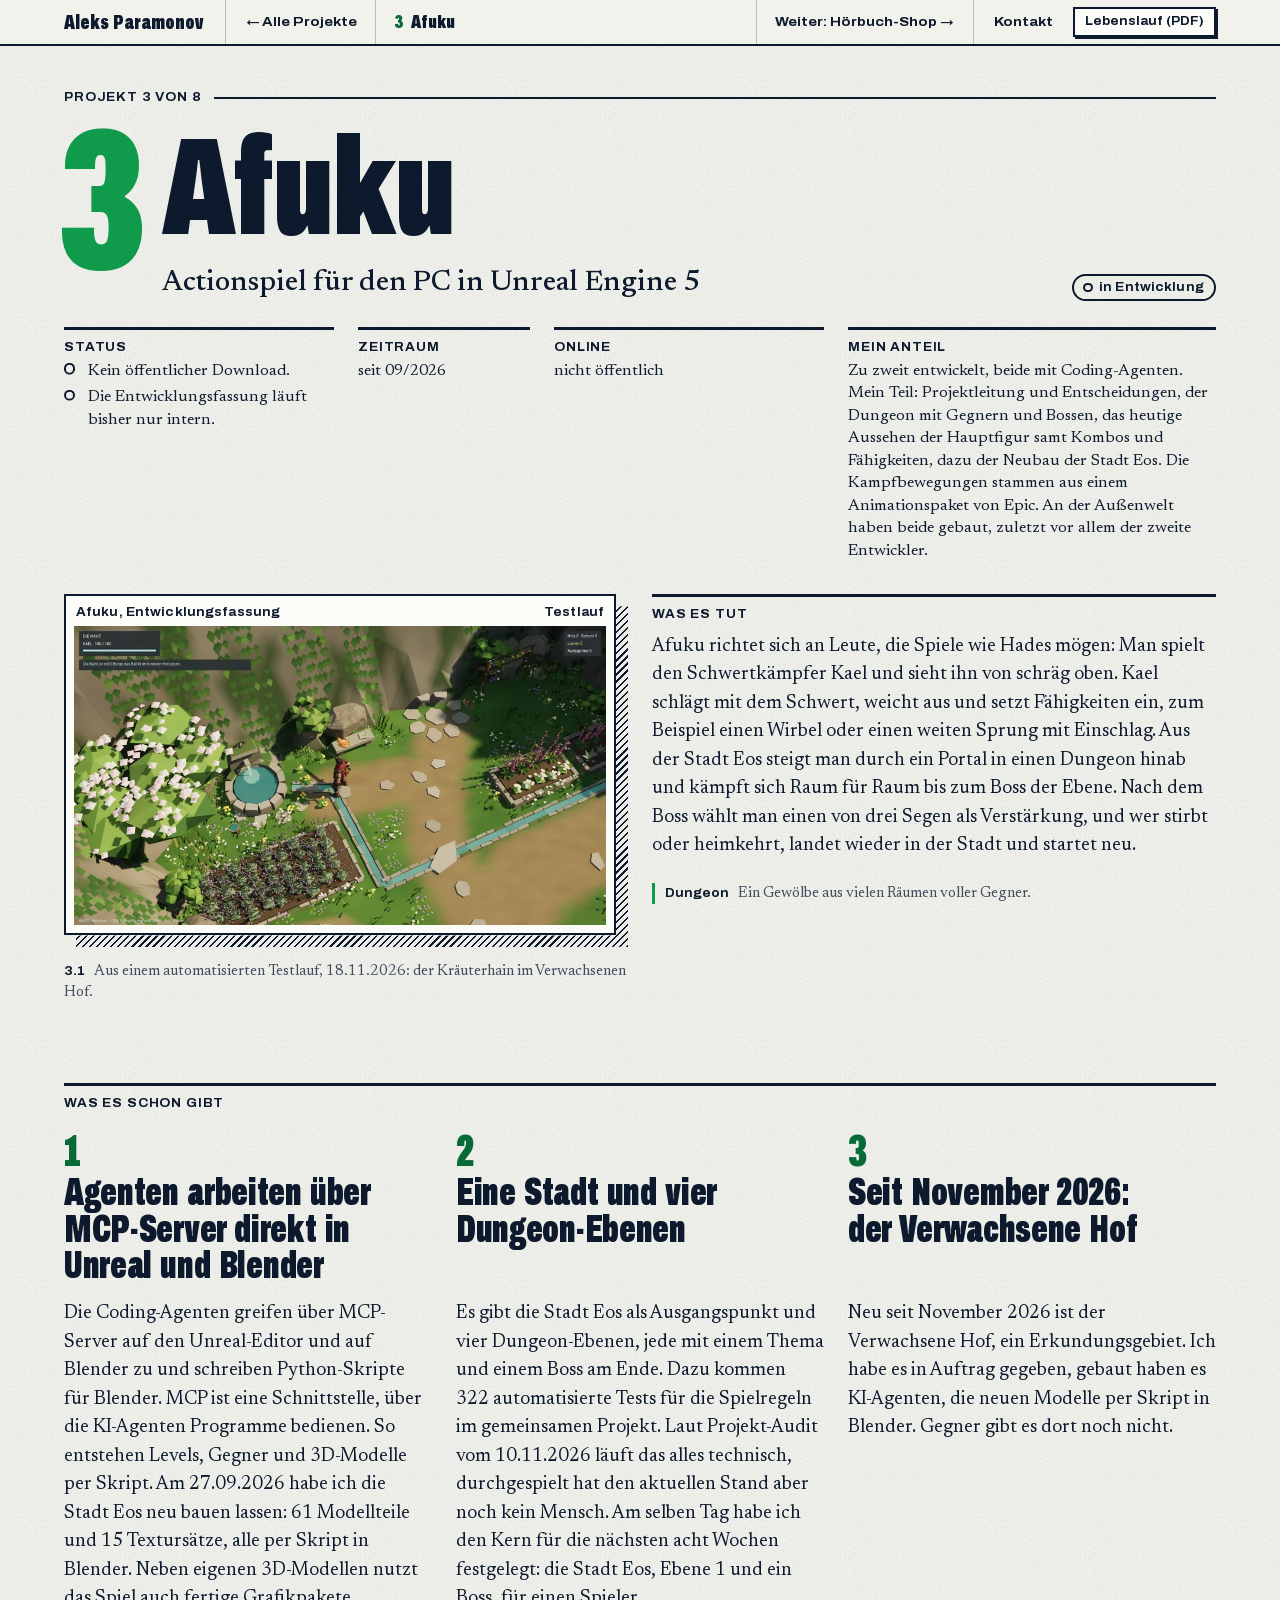
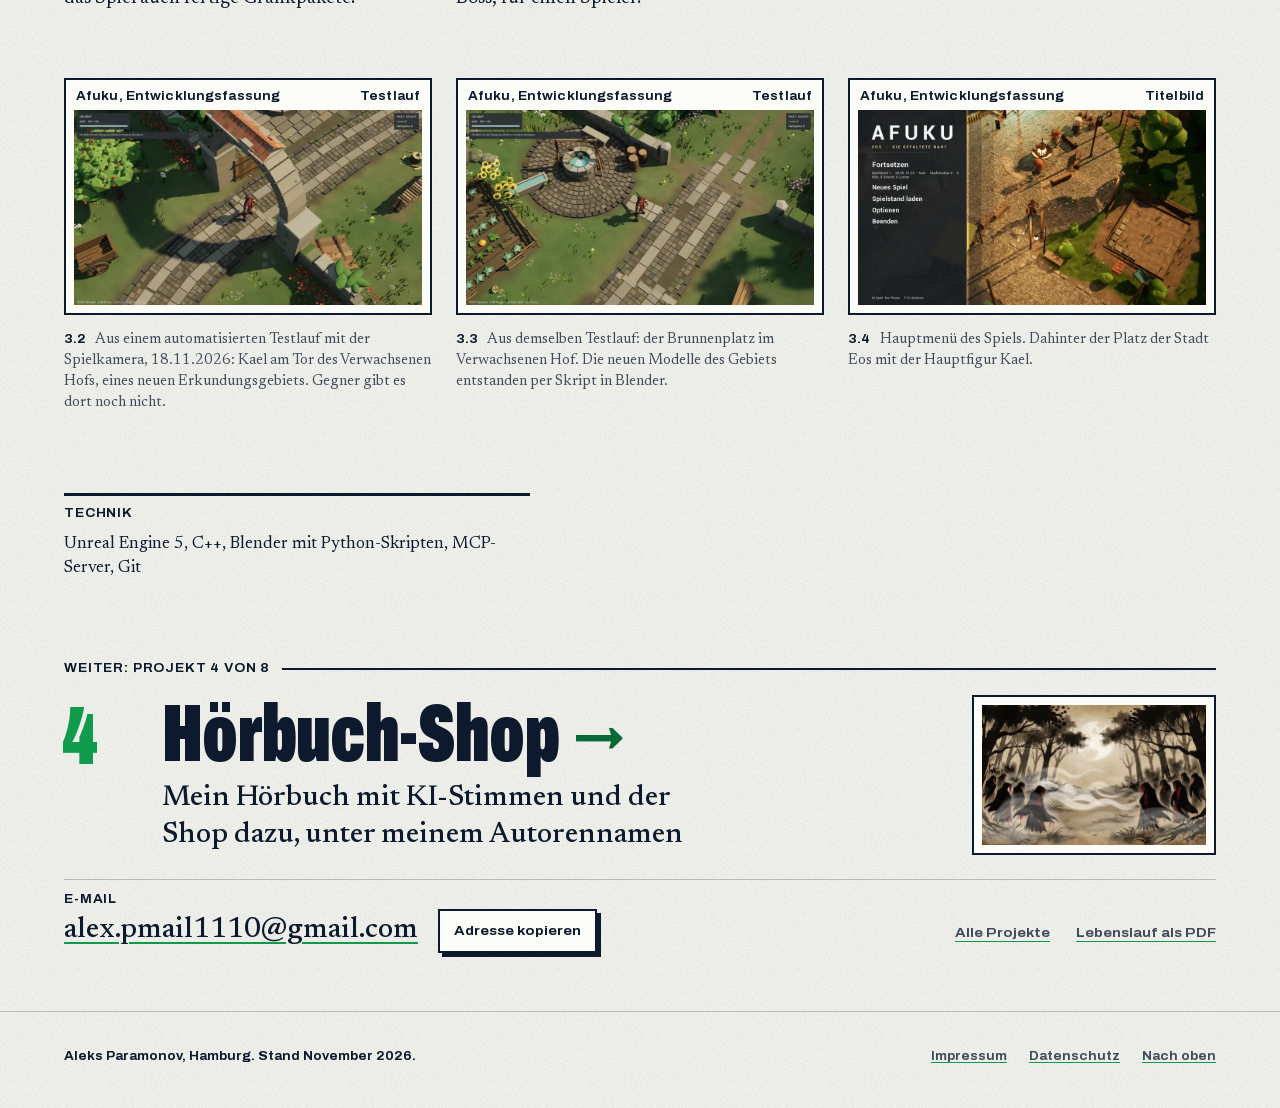
<file: afuku.html>
<!doctype html>
<html lang="de">
<head>
<meta charset="utf-8">
<meta name="viewport" content="width=device-width, initial-scale=1">
<title>Afuku. Aleks Paramonov, AI Developer in Hamburg</title>
<meta name="description" content="Actionspiel für den PC in Unreal Engine 5. Fallstudie von Aleks Paramonov, AI Developer in Hamburg.">
<meta property="og:title" content="Afuku. Aleks Paramonov, AI Developer in Hamburg">
<meta property="og:description" content="Actionspiel für den PC in Unreal Engine 5. Fallstudie von Aleks Paramonov, AI Developer in Hamburg.">
<meta property="og:type" content="website">
<meta property="og:locale" content="de_DE">
<meta property="og:image" content="https://aleksparamonov.de/assets/kopf/teilen.jpg">
<meta property="og:image:width" content="1200">
<meta property="og:image:height" content="630">
<meta name="twitter:card" content="summary_large_image">
<meta name="theme-color" content="#F2F2EC">
<meta name="format-detection" content="telephone=no">
<link rel="icon" href="assets/icon.svg" type="image/svg+xml">
<link rel="apple-touch-icon" href="assets/icon-180.png">
<script>
document.documentElement.className += " js";
if (location.protocol !== "file:") {
  ["archivo-schmal-900", "archivo-breit-700", "newsreader-text"].forEach(function (n) {
    var l = document.createElement("link");
    l.rel = "preload"; l.as = "font"; l.type = "font/woff2"; l.crossOrigin = "anonymous";
    l.href = "assets/fonts/" + n + ".woff2";
    document.head.appendChild(l);
  });
}
</script>
<link rel="stylesheet" href="css/werkbuch.css">
<style>
#afuku { --abschnitt: 48px; }
@media (min-width: 700px) { #afuku { --abschnitt: 80px; } }
#afuku .projekt__kopf > .einstieg__tut { margin-top: 28px; }
#afuku .afuku__hof figcaption { text-wrap: pretty; }
@media (min-width: 700px) and (max-width: 1023.98px) {
  #afuku .projekt__kopf > .einstieg__tut { grid-column: 1 / 7; margin-top: 40px; }
}
@media (min-width: 1024px) {
  #afuku .projekt__kopf > .abzug--buehne { grid-column: 2 / 8; grid-row: 6; align-self: start; margin-top: 32px; }
  #afuku .projekt__kopf > .einstieg__tut { grid-column: 8 / -2; grid-row: 6; align-self: start; margin-top: 32px; }
  #afuku .punkte > .blatt > .afuku__hof { grid-column: 2 / -2; }
}
</style>
<script src="js/werkbuch.js" defer></script>
</head>
<body id="oben" class="fallstudie">
<a class="sprung" href="#inhalt">Zum Inhalt springen</a>
<nav class="leiste leiste--fall" aria-label="Fallstudie">
  <div class="leiste__innen">
    <a class="leiste__marke" href="index.html#oben">Aleks Paramonov</a>
    <a class="leiste__zurueck" href="index.html#afuku"><span aria-hidden="true">←</span> <span class="leiste__lang">Alle </span>Projekte</a>
    <p class="leiste__projekt"><b>3</b> <span>Afuku</span></p>
    <a class="leiste__weiter" href="hoerbuch.html" aria-label="Weiter: Hörbuch-Shop">Weiter<span class="leiste__lang">: Hörbuch-Shop</span> <span aria-hidden="true">→</span></a>
    <a class="leiste__kontakt" href="index.html#kontakt">Kontakt</a>
    <a class="leiste__pdf" href="assets/Aleks_Paramonov_Lebenslauf.pdf" target="_blank" rel="noopener">Lebenslauf<span class="leiste__lang"> (PDF)</span></a>
  </div>
  <div class="leiste__fortschritt" aria-hidden="true"><span></span></div>
</nav>

<main id="inhalt">

<article class="projekt" id="afuku" aria-labelledby="afuku-titel">

  <header class="projekt__kopf blatt">
    <p class="kapitelzeile"><span>Projekt 3&nbsp;von 8<span class="kapitelzeile__name"><span class="kapitelzeile__trenner">&nbsp;· </span>Aleks&nbsp;Paramonov</span></span></p>
    <p class="projekt__nr" aria-hidden="true">3</p>
    <div class="projekt__titelfeld">
      <h1 class="projekt__titel" id="afuku-titel">Afuku</h1>
    </div>
    <p class="projekt__kurz">Actionspiel für den PC in Unreal Engine&nbsp;5</p>
    <p class="projekt__tor">
      <span class="stand stand--pille stand--bau">in Entwicklung</span>
    </p>

    <dl class="steckbrief">
      <div>
        <dt>Status</dt>
        <dd>
          <ul class="standliste">
            <li class="stand--bau">Kein öffentlicher Download.</li>
            <li class="stand--bau">Die Entwicklungsfassung läuft bisher nur intern.</li>
          </ul>
        </dd>
      </div>
      <div><dt>Zeitraum</dt><dd>seit 09/2026</dd></div>
      <div><dt>Online</dt><dd>nicht öffentlich</dd></div>
      <div><dt>Mein Anteil</dt><dd>Zu zweit entwickelt, beide mit Coding-Agenten. Mein Teil: Projektleitung und Entscheidungen, der Dungeon mit Gegnern und Bossen, das heutige Aussehen der Hauptfigur samt Kombos und Fähigkeiten, dazu der Neubau der Stadt Eos. Die Kampfbewegungen stammen aus einem Animationspaket von Epic. An der Außenwelt haben beide gebaut, zuletzt vor allem der zweite Entwickler.</dd></div>
    </dl>

    <figure class="abzug abzug--buehne">
      <div class="abzug__flaeche">
        <div class="abzug__rahmen">
          <p class="abzug__kopf"><span>Afuku, Entwicklungsfassung</span><span>Testlauf</span></p>
          <a class="abzug__bild" href="assets/afuku/hof-kraeuterhain.webp" data-lupe>
            <img src="assets/afuku/hof-kraeuterhain-900.webp" srcset="assets/afuku/hof-kraeuterhain-900.webp 900w, assets/afuku/hof-kraeuterhain.webp 1800w" sizes="(min-width: 1024px) 46vw, 94vw" width="1800" height="1013" loading="eager" fetchpriority="high" decoding="async" alt="Ein kleiner Brunnen mit Wasserrinne zwischen blühenden Büschen, Beeten mit Lavendel und Steinplatten auf einem Sandweg. Kael steht neben dem Brunnen.">
          </a>
        </div>
      </div>
      <figcaption><b>3.1</b> Aus einem automatisierten Testlauf, 18.11.2026: der Kräuterhain im Verwachsenen Hof.</figcaption>
    </figure>
    <div class="einstieg__tut">
      <h2 class="rubrik">Was es tut</h2>
      <p>Afuku richtet sich an Leute, die Spiele wie Hades mögen: Man spielt den Schwertkämpfer Kael und sieht ihn von schräg oben. Kael schlägt mit dem Schwert, weicht aus und setzt Fähigkeiten ein, zum Beispiel einen Wirbel oder einen weiten Sprung mit Einschlag. Aus der Stadt Eos steigt man durch ein Portal in einen Dungeon hinab und kämpft sich Raum für Raum bis zum Boss der Ebene. Nach dem Boss wählt man einen von drei Segen als Verstärkung, und wer stirbt oder heimkehrt, landet wieder in der Stadt und startet neu.</p>
      <div class="woerter">
        <p class="wort"><b>Dungeon</b> Ein Gewölbe aus vielen Räumen voller Gegner.</p>
      </div>
    </div>
  </header>

  <section class="punkte" aria-labelledby="afuku-punkte">
    <h2 class="punkte__titel blatt" id="afuku-punkte"><span>Was es schon gibt</span></h2>
    <div class="punkte--kurz blatt">
      <div class="punkt" id="afuku-punkt-1">
        <h3><span class="punkt__nr" aria-hidden="true">1</span>Agenten arbeiten über MCP-Server direkt in Unreal und Blender</h3>
        <div class="punkt__text">
          <p>Die Coding-Agenten greifen über MCP-Server auf den Unreal-Editor und auf Blender zu und schreiben Python-Skripte für Blender. MCP ist eine Schnittstelle, über die KI-Agenten Programme bedienen. So entstehen Levels, Gegner und 3D-Modelle per Skript. Am 27.09.2026 habe ich die Stadt Eos neu bauen lassen: 61&nbsp;Modellteile und 15&nbsp;Textursätze, alle per Skript in Blender. Neben eigenen 3D-Modellen nutzt das Spiel auch fertige Grafikpakete.</p>
        </div>
      </div>
      <div class="punkt" id="afuku-punkt-2">
        <h3><span class="punkt__nr" aria-hidden="true">2</span>Eine Stadt und vier Dungeon-Ebenen</h3>
        <div class="punkt__text">
          <p>Es gibt die Stadt Eos als Ausgangspunkt und vier Dungeon-Ebenen, jede mit einem Thema und einem Boss am Ende. Dazu kommen 322&nbsp;automatisierte Tests für die Spielregeln im gemeinsamen Projekt. Laut Projekt-Audit vom 10.11.2026 läuft das alles technisch, durchgespielt hat den aktuellen Stand aber noch kein Mensch. Am selben Tag habe ich den Kern für die nächsten acht Wochen festgelegt: die Stadt Eos, Ebene&nbsp;1&nbsp;und ein Boss, für einen Spieler.</p>
        </div>
      </div>
      <div class="punkt" id="afuku-punkt-3">
        <h3><span class="punkt__nr" aria-hidden="true">3</span>Seit November 2026: der Verwachsene Hof</h3>
        <div class="punkt__text">
          <p>Neu seit November 2026 ist der Verwachsene Hof, ein Erkundungsgebiet. Ich habe es in Auftrag gegeben, gebaut haben es KI-Agenten, die neuen Modelle per Skript in Blender. Gegner gibt es dort noch nicht.</p>
        </div>
      </div>
    </div>

    <div class="blatt">
      <div class="abzugreihe abzugreihe--drei afuku__hof" data-falten="1">
        <figure class="abzug">
          <div class="abzug__flaeche">
            <div class="abzug__rahmen">
              <p class="abzug__kopf"><span>Afuku, Entwicklungsfassung</span><span>Testlauf</span></p>
              <a class="abzug__bild" href="assets/afuku/hof-tor.webp" data-lupe>
                <img src="assets/afuku/hof-tor-900.webp" srcset="assets/afuku/hof-tor-900.webp 900w, assets/afuku/hof-tor.webp 1800w" sizes="(min-width: 1280px) 400px, (min-width: 700px) 31vw, 92vw" width="1800" height="1013" loading="lazy" decoding="async" alt="Blick von schräg oben auf einen gepflasterten Weg unter einem steinernen Torbogen mit Ziegeldach. Kael mit rotem Schal steht im Tor, daneben Wiese, Blumen, ein Holzkarren und ein Baum. Oben links die Leiste mit Leben, oben rechts Holz, Schrott, Lumen und Nahtsplitter.">
              </a>
            </div>
          </div>
          <figcaption><b>3.2</b> Aus einem automatisierten Testlauf mit der Spielkamera, 18.11.2026: Kael am Tor des Verwachsenen Hofs, eines neuen Erkundungsgebiets. Gegner gibt es dort noch nicht.</figcaption>
        </figure>
        <figure class="abzug">
          <div class="abzug__flaeche">
            <div class="abzug__rahmen">
              <p class="abzug__kopf"><span>Afuku, Entwicklungsfassung</span><span>Testlauf</span></p>
              <a class="abzug__bild" href="assets/afuku/hof-brunnenplatz.webp" data-lupe>
                <img src="assets/afuku/hof-brunnenplatz-900.webp" srcset="assets/afuku/hof-brunnenplatz-900.webp 900w, assets/afuku/hof-brunnenplatz.webp 1800w" sizes="(min-width: 1280px) 400px, (min-width: 700px) 31vw, 92vw" width="1800" height="1013" loading="lazy" decoding="async" alt="Ein runder Brunnen mit Holzgestell auf einem Platz aus Pflastersteinen, daneben Fässer, Sonnenblumen, ein Gemüsebeet und ein Steinweg. Kael steht am Rand des Platzes.">
              </a>
            </div>
          </div>
          <figcaption><b>3.3</b> Aus demselben Testlauf: der Brunnenplatz im Verwachsenen Hof. Die neuen Modelle des Gebiets entstanden per Skript in Blender.</figcaption>
        </figure>
        <figure class="abzug">
          <div class="abzug__flaeche">
            <div class="abzug__rahmen">
              <p class="abzug__kopf"><span>Afuku, Entwicklungsfassung</span><span>Titelbild</span></p>
              <a class="abzug__bild" href="assets/afuku/hauptmenue.webp" data-lupe>
                <img src="assets/afuku/hauptmenue-900.webp" srcset="assets/afuku/hauptmenue-900.webp 900w, assets/afuku/hauptmenue.webp 1600w" sizes="(min-width: 1280px) 400px, (min-width: 700px) 31vw, 92vw" width="1600" height="900" loading="lazy" decoding="async" alt="Titelbild mit dem Schriftzug Afuku und den Menüpunkten Fortsetzen, Neues Spiel, Spielstand laden, Optionen und Beenden. Rechts ein gepflasterter Platz mit Lagerfeuer, gesehen von schräg oben.">
              </a>
            </div>
          </div>
          <figcaption><b>3.4</b> Hauptmenü des Spiels. Dahinter der Platz der Stadt Eos mit der Hauptfigur Kael.</figcaption>
        </figure>
      </div>
    </div>
  </section>

  <div class="projekt__ende blatt">
    <div class="technik">
      <h2 class="rubrik">Technik</h2>
      <p>Unreal Engine&nbsp;5, C++, Blender mit Python-Skripten, MCP-Server, Git</p>
    </div>
  </div>

  <nav class="fall-ende blatt" aria-label="Weiter">
    <p class="fall-ende__kapitel">Weiter: Projekt 4&nbsp;von 8</p>
    <a class="fall-ende__naechstes" href="hoerbuch.html">
      <span class="fall-ende__ziffer" aria-hidden="true">4</span>
      <span class="fall-ende__name">Hörbuch-Shop</span>
      <span class="fall-ende__kurz">Mein Hörbuch mit KI-Stimmen und der Shop dazu, unter meinem Autorennamen</span>
      <img class="fall-ende__bild" src="assets/projekte/hoerbuch-900.webp" alt="" width="900" height="563" loading="lazy">
    </a>
    <p class="fall-ende__kontakt"><span class="kontakt__art">E-Mail</span> <a href="mailto:alex.pmail1110@gmail.com?subject=AI%20Developer%2C%20Aleks%20Paramonov">alex.pmail1110@gmail.com</a>
      <button class="knopf knopf--klein kontakt__kopieren" type="button" data-kopieren="alex.pmail1110@gmail.com" hidden>Adresse kopieren</button></p>
    <p class="fall-ende__wege"><a href="index.html#afuku">Alle Projekte</a> <a href="assets/Aleks_Paramonov_Lebenslauf.pdf" target="_blank" rel="noopener">Lebenslauf als PDF</a></p>
  </nav>
</article>

</main>

<footer class="fuss blatt">
  <p>Aleks Paramonov, Hamburg. Stand November 2026.</p>
  <p class="fuss__links"><a href="impressum.html">Impressum</a> <a href="datenschutz.html">Datenschutz</a> <a href="#inhalt">Nach oben</a></p>
</footer>

</body>
</html>
</file>
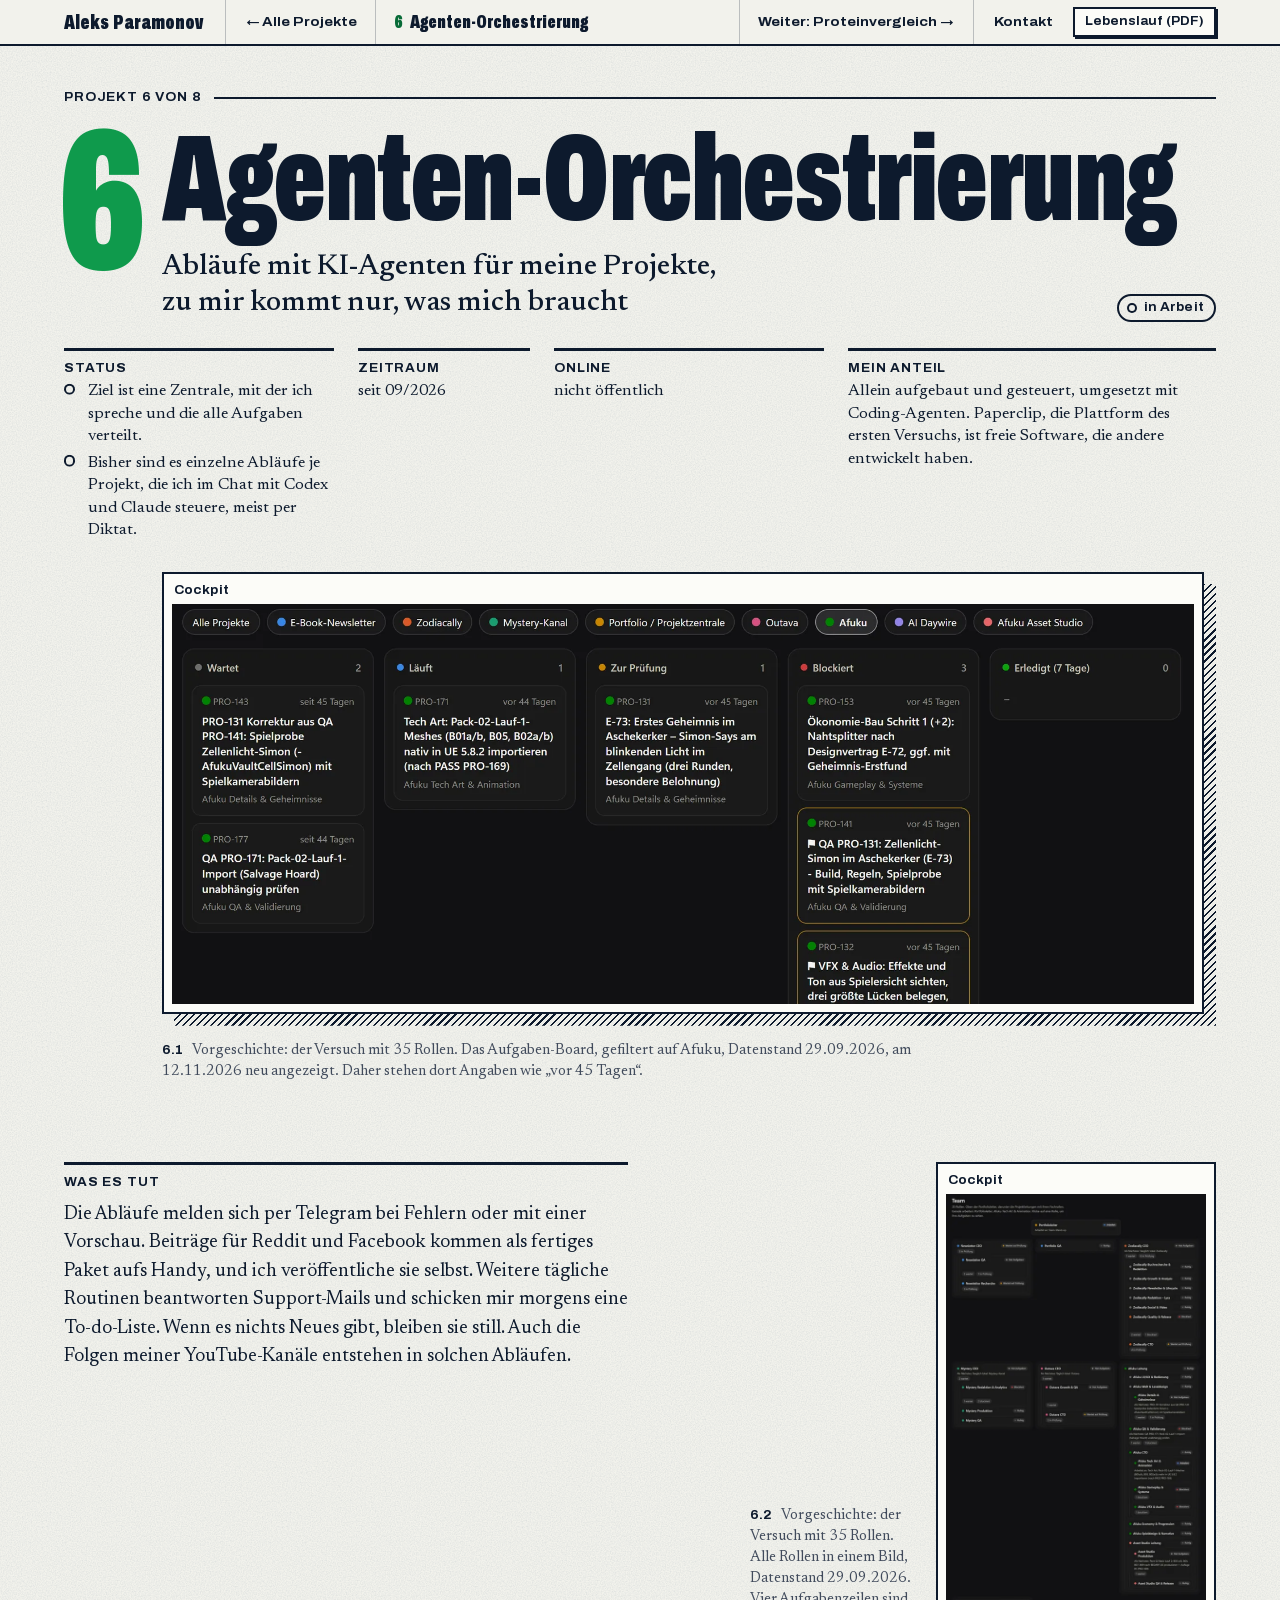
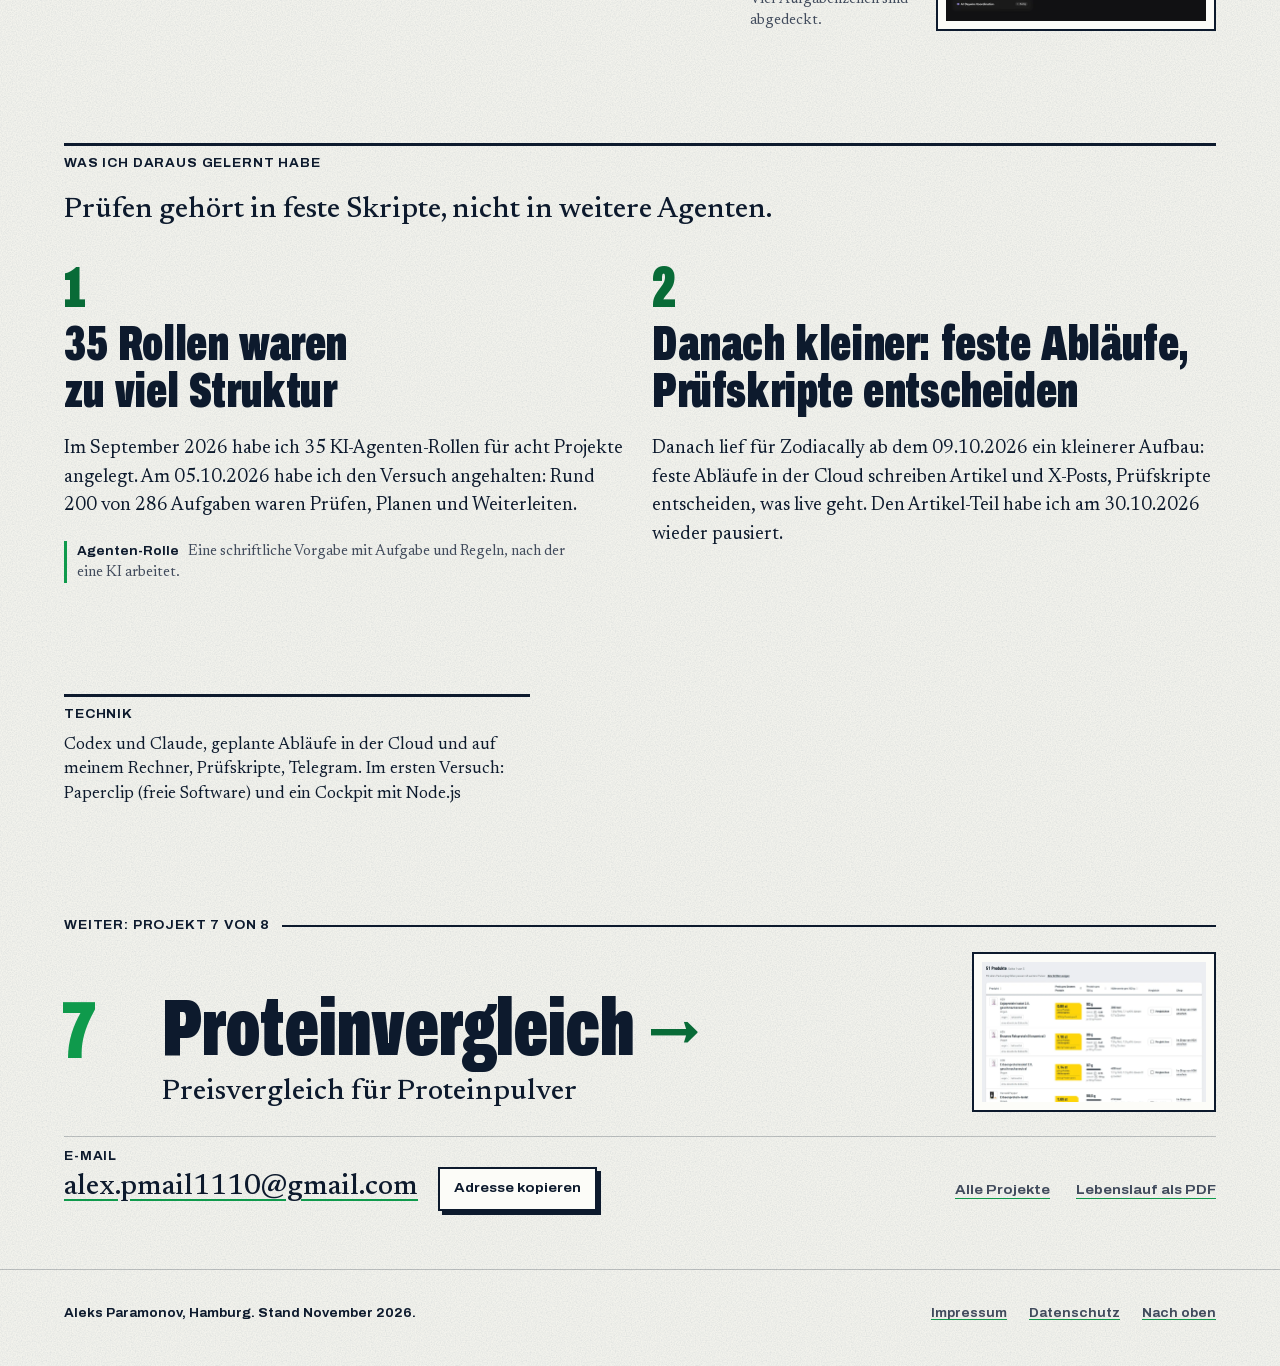
<file: agenten.html>
<!doctype html>
<html lang="de">
<head>
<meta charset="utf-8">
<meta name="viewport" content="width=device-width, initial-scale=1">
<title>Agenten-Orchestrierung. Aleks Paramonov, AI Developer in Hamburg</title>
<meta name="description" content="Abläufe mit KI-Agenten für meine Projekte, zu mir kommt nur, was mich braucht. Fallstudie von Aleks Paramonov, AI Developer in Hamburg.">
<meta property="og:title" content="Agenten-Orchestrierung. Aleks Paramonov, AI Developer in Hamburg">
<meta property="og:description" content="Abläufe mit KI-Agenten für meine Projekte, zu mir kommt nur, was mich braucht. Fallstudie von Aleks Paramonov, AI Developer in Hamburg.">
<meta property="og:type" content="website">
<meta property="og:locale" content="de_DE">
<meta property="og:image" content="https://aleksparamonov.de/assets/kopf/teilen.jpg">
<meta property="og:image:width" content="1200">
<meta property="og:image:height" content="630">
<meta name="twitter:card" content="summary_large_image">
<meta name="theme-color" content="#F2F2EC">
<meta name="format-detection" content="telephone=no">
<link rel="icon" href="assets/icon.svg" type="image/svg+xml">
<link rel="apple-touch-icon" href="assets/icon-180.png">
<script>
document.documentElement.className += " js";
if (location.protocol !== "file:") {
  ["archivo-schmal-900", "archivo-breit-700", "newsreader-text"].forEach(function (n) {
    var l = document.createElement("link");
    l.rel = "preload"; l.as = "font"; l.type = "font/woff2"; l.crossOrigin = "anonymous";
    l.href = "assets/fonts/" + n + ".woff2";
    document.head.appendChild(l);
  });
}
</script>
<link rel="stylesheet" href="css/werkbuch.css">
<style>
#agenten .projekt__kopf .abzug__bild { max-height: 400px; overflow: hidden; }
#agenten .agenten__team {
  display: grid; grid-template-columns: minmax(0, 11fr) minmax(0, 9fr); column-gap: 16px; align-items: end;
}
#agenten .agenten__team figcaption { margin-top: 0; }
@media (min-width: 700px) {
  #agenten .einstieg > .einstieg__tut { grid-column: 1 / 6; }
  #agenten .einstieg > .agenten__team { grid-column: 6 / -1; display: block; }
  #agenten .agenten__team figcaption { margin-top: 14px; }
}
@media (min-width: 1024px) {
  #agenten .einstieg > .einstieg__tut { grid-column: 2 / 9; }
  #agenten .einstieg__tut > p { max-width: 34em; }
  #agenten .einstieg > .agenten__team { grid-column: 10 / -2; }
  #agenten .punkte--kurz > .punkt:first-child { grid-column: 2 / 8; }
  #agenten .punkte--kurz > .punkt:nth-child(2) { grid-column: 8 / -2; }
}
@media (min-width: 1280px) {
  #agenten .einstieg > .einstieg__tut { grid-column: 2 / 8; }
  #agenten .einstieg > .agenten__team {
    grid-column: 9 / -2; display: grid; grid-template-columns: minmax(0, 1fr) 280px; column-gap: 24px; align-items: end;
  }
  #agenten .agenten__team > .abzug__flaeche { grid-column: 2; grid-row: 1; }
  #agenten .agenten__team figcaption { grid-column: 1; grid-row: 1; margin-top: 0; }
}
</style>
<script src="js/werkbuch.js" defer></script>
</head>
<body id="oben" class="fallstudie">
<a class="sprung" href="#inhalt">Zum Inhalt springen</a>
<nav class="leiste leiste--fall" aria-label="Fallstudie">
  <div class="leiste__innen">
    <a class="leiste__marke" href="index.html#oben">Aleks Paramonov</a>
    <a class="leiste__zurueck" href="index.html#agenten"><span aria-hidden="true">←</span> <span class="leiste__lang">Alle </span>Projekte</a>
    <p class="leiste__projekt"><b>6</b> <span>Agenten-Orchestrierung</span></p>
    <a class="leiste__weiter" href="proteinvergleich.html" aria-label="Weiter: Proteinvergleich">Weiter<span class="leiste__lang">: Proteinvergleich</span> <span aria-hidden="true">→</span></a>
    <a class="leiste__kontakt" href="index.html#kontakt">Kontakt</a>
    <a class="leiste__pdf" href="assets/Aleks_Paramonov_Lebenslauf.pdf" target="_blank" rel="noopener">Lebenslauf<span class="leiste__lang"> (PDF)</span></a>
  </div>
  <div class="leiste__fortschritt" aria-hidden="true"><span></span></div>
</nav>

<main id="inhalt">

<article class="projekt" id="agenten" aria-labelledby="agenten-titel">

  <header class="projekt__kopf blatt">
    <p class="kapitelzeile"><span>Projekt 6&nbsp;von 8<span class="kapitelzeile__name"><span class="kapitelzeile__trenner">&nbsp;· </span>Aleks&nbsp;Paramonov</span></span></p>
    <p class="projekt__nr" aria-hidden="true">6</p>
    <div class="projekt__titelfeld">
      <h1 class="projekt__titel" id="agenten-titel">Agenten-Orchestrierung</h1>
    </div>
    <p class="projekt__kurz">Abläufe mit KI-Agenten für meine Projekte, zu mir kommt nur, was mich braucht</p>
    <p class="projekt__tor">
      <span class="stand stand--pille stand--bau">in Arbeit</span>
    </p>

    <dl class="steckbrief">
      <div>
        <dt>Status</dt>
        <dd>
          <ul class="standliste">
            <li class="stand--bau">Ziel ist eine Zentrale, mit der ich spreche und die alle Aufgaben verteilt.</li>
            <li class="stand--bau">Bisher sind es einzelne Abläufe je Projekt, die ich im Chat mit Codex und Claude steuere, meist per Diktat.</li>
          </ul>
        </dd>
      </div>
      <div><dt>Zeitraum</dt><dd>seit 09/2026</dd></div>
      <div><dt>Online</dt><dd>nicht öffentlich</dd></div>
      <div><dt>Mein Anteil</dt><dd>Allein aufgebaut und gesteuert, umgesetzt mit Coding-Agenten. Paperclip, die Plattform des ersten Versuchs, ist freie Software, die andere entwickelt haben.</dd></div>
    </dl>

    <figure class="abzug abzug--buehne">
      <div class="abzug__flaeche">
        <div class="abzug__rahmen">
          <p class="abzug__kopf"><span>Cockpit</span></p>
          <a class="abzug__bild" href="assets/agenten/aufgaben-afuku.webp" data-lupe>
            <img src="assets/agenten/aufgaben-afuku-900.webp" srcset="assets/agenten/aufgaben-afuku-900.webp 900w, assets/agenten/aufgaben-afuku.webp 1800w" sizes="(min-width: 1024px) 1100px, 94vw" width="1800" height="835" loading="eager" fetchpriority="high" decoding="async" alt="Board mit den Spalten Wartet, Läuft, Zur Prüfung, Blockiert und Erledigt. Der Filter Afuku ist gewählt. In den Spalten liegen sieben Aufgabenkarten mit Titel und zuständiger Rolle.">
          </a>
        </div>
      </div>
      <figcaption><b>6.1</b> Vorgeschichte: der Versuch mit 35&nbsp;Rollen. Das Aufgaben-Board, gefiltert auf Afuku, Datenstand 29.09.2026, am 12.11.2026 neu angezeigt. Daher stehen dort Angaben wie „vor 45&nbsp;Tagen“.</figcaption>
    </figure>
  </header>

  <div class="einstieg blatt">
    <div class="einstieg__tut">
      <h2 class="rubrik">Was es tut</h2>
      <p>Die Abläufe melden sich per Telegram bei Fehlern oder mit einer Vorschau. Beiträge für Reddit und Facebook kommen als fertiges Paket aufs Handy, und ich veröffentliche sie selbst. Weitere tägliche Routinen beantworten Support-Mails und schicken mir morgens eine To-do-Liste. Wenn es nichts Neues gibt, bleiben sie still. Auch die Folgen meiner YouTube-Kanäle entstehen in solchen Abläufen.</p>
    </div>
    <figure class="abzug agenten__team">
      <div class="abzug__flaeche">
        <div class="abzug__rahmen">
          <p class="abzug__kopf"><span>Cockpit</span></p>
          <a class="abzug__bild" href="assets/agenten/team-gesamt.webp" data-lupe>
            <img src="assets/agenten/team-gesamt-900.webp" srcset="assets/agenten/team-gesamt-900.webp 548w, assets/agenten/team-gesamt.webp 1097w" sizes="(min-width: 1280px) 280px, (min-width: 1024px) 26vw, (min-width: 700px) 32vw, 52vw" width="1097" height="1800" loading="lazy" decoding="async" alt="Hohes Organigramm: oben der Portfolioleiter, darunter die Projektleitungen mit ihren Fachrollen. Jede Rolle trägt ein Statusetikett.">
          </a>
        </div>
      </div>
      <figcaption><b>6.2</b> Vorgeschichte: der Versuch mit 35&nbsp;Rollen. Alle Rollen in einem Bild, Datenstand 29.09.2026. Vier Aufgabenzeilen sind abgedeckt.</figcaption>
    </figure>
  </div>

  <section class="punkte" aria-labelledby="agenten-punkte">
    <h2 class="punkte__titel blatt" id="agenten-punkte"><span>Was ich daraus gelernt habe</span></h2>
    <div class="blatt">
      <p class="punkte__leitsatz">Prüfen gehört in feste Skripte, nicht in weitere Agenten.</p>
    </div>
    <div class="punkte--kurz blatt">
      <div class="punkt" id="agenten-punkt-1">
        <h3><span class="punkt__nr" aria-hidden="true">1</span>35&nbsp;Rollen waren zu viel Struktur</h3>
        <div class="punkt__text">
          <p>Im September 2026 habe ich 35&nbsp;KI-Agenten-Rollen für acht Projekte angelegt. Am 05.10.2026 habe ich den Versuch angehalten: Rund 200&nbsp;von 286&nbsp;Aufgaben waren Prüfen, Planen und Weiterleiten.</p>
          <p class="wort"><b>Agenten-Rolle</b> Eine schriftliche Vorgabe mit Aufgabe und Regeln, nach der eine KI arbeitet.</p>
        </div>
      </div>
      <div class="punkt" id="agenten-punkt-2">
        <h3><span class="punkt__nr" aria-hidden="true">2</span>Danach kleiner: feste Abläufe, Prüfskripte entscheiden</h3>
        <div class="punkt__text">
          <p>Danach lief für Zodiacally ab dem 09.10.2026 ein kleinerer Aufbau: feste Abläufe in der Cloud schreiben Artikel und X-Posts, Prüfskripte entscheiden, was live geht. Den Artikel-Teil habe ich am 30.10.2026 wieder pausiert.</p>
        </div>
      </div>
    </div>
  </section>

  <div class="projekt__ende blatt">
    <div class="technik">
      <h2 class="rubrik">Technik</h2>
      <p>Codex und Claude, geplante Abläufe in der Cloud und auf meinem Rechner, Prüfskripte, Telegram. Im ersten Versuch: Paperclip (freie Software) und ein Cockpit mit Node.js</p>
    </div>
  </div>

  <nav class="fall-ende blatt" aria-label="Weiter">
    <p class="fall-ende__kapitel">Weiter: Projekt 7&nbsp;von 8</p>
    <a class="fall-ende__naechstes" href="proteinvergleich.html">
      <span class="fall-ende__ziffer" aria-hidden="true">7</span>
      <span class="fall-ende__name">Proteinvergleich</span>
      <span class="fall-ende__kurz">Preisvergleich für Proteinpulver</span>
      <img class="fall-ende__bild" src="assets/projekte/proteinvergleich-900.webp" alt="" width="900" height="563" loading="lazy">
    </a>
    <p class="fall-ende__kontakt"><span class="kontakt__art">E-Mail</span> <a href="mailto:alex.pmail1110@gmail.com?subject=AI%20Developer%2C%20Aleks%20Paramonov">alex.pmail1110@gmail.com</a>
      <button class="knopf knopf--klein kontakt__kopieren" type="button" data-kopieren="alex.pmail1110@gmail.com" hidden>Adresse kopieren</button></p>
    <p class="fall-ende__wege"><a href="index.html#agenten">Alle Projekte</a> <a href="assets/Aleks_Paramonov_Lebenslauf.pdf" target="_blank" rel="noopener">Lebenslauf als PDF</a></p>
  </nav>
</article>

</main>

<footer class="fuss blatt">
  <p>Aleks Paramonov, Hamburg. Stand November 2026.</p>
  <p class="fuss__links"><a href="impressum.html">Impressum</a> <a href="datenschutz.html">Datenschutz</a> <a href="#inhalt">Nach oben</a></p>
</footer>

</body>
</html>
</file>
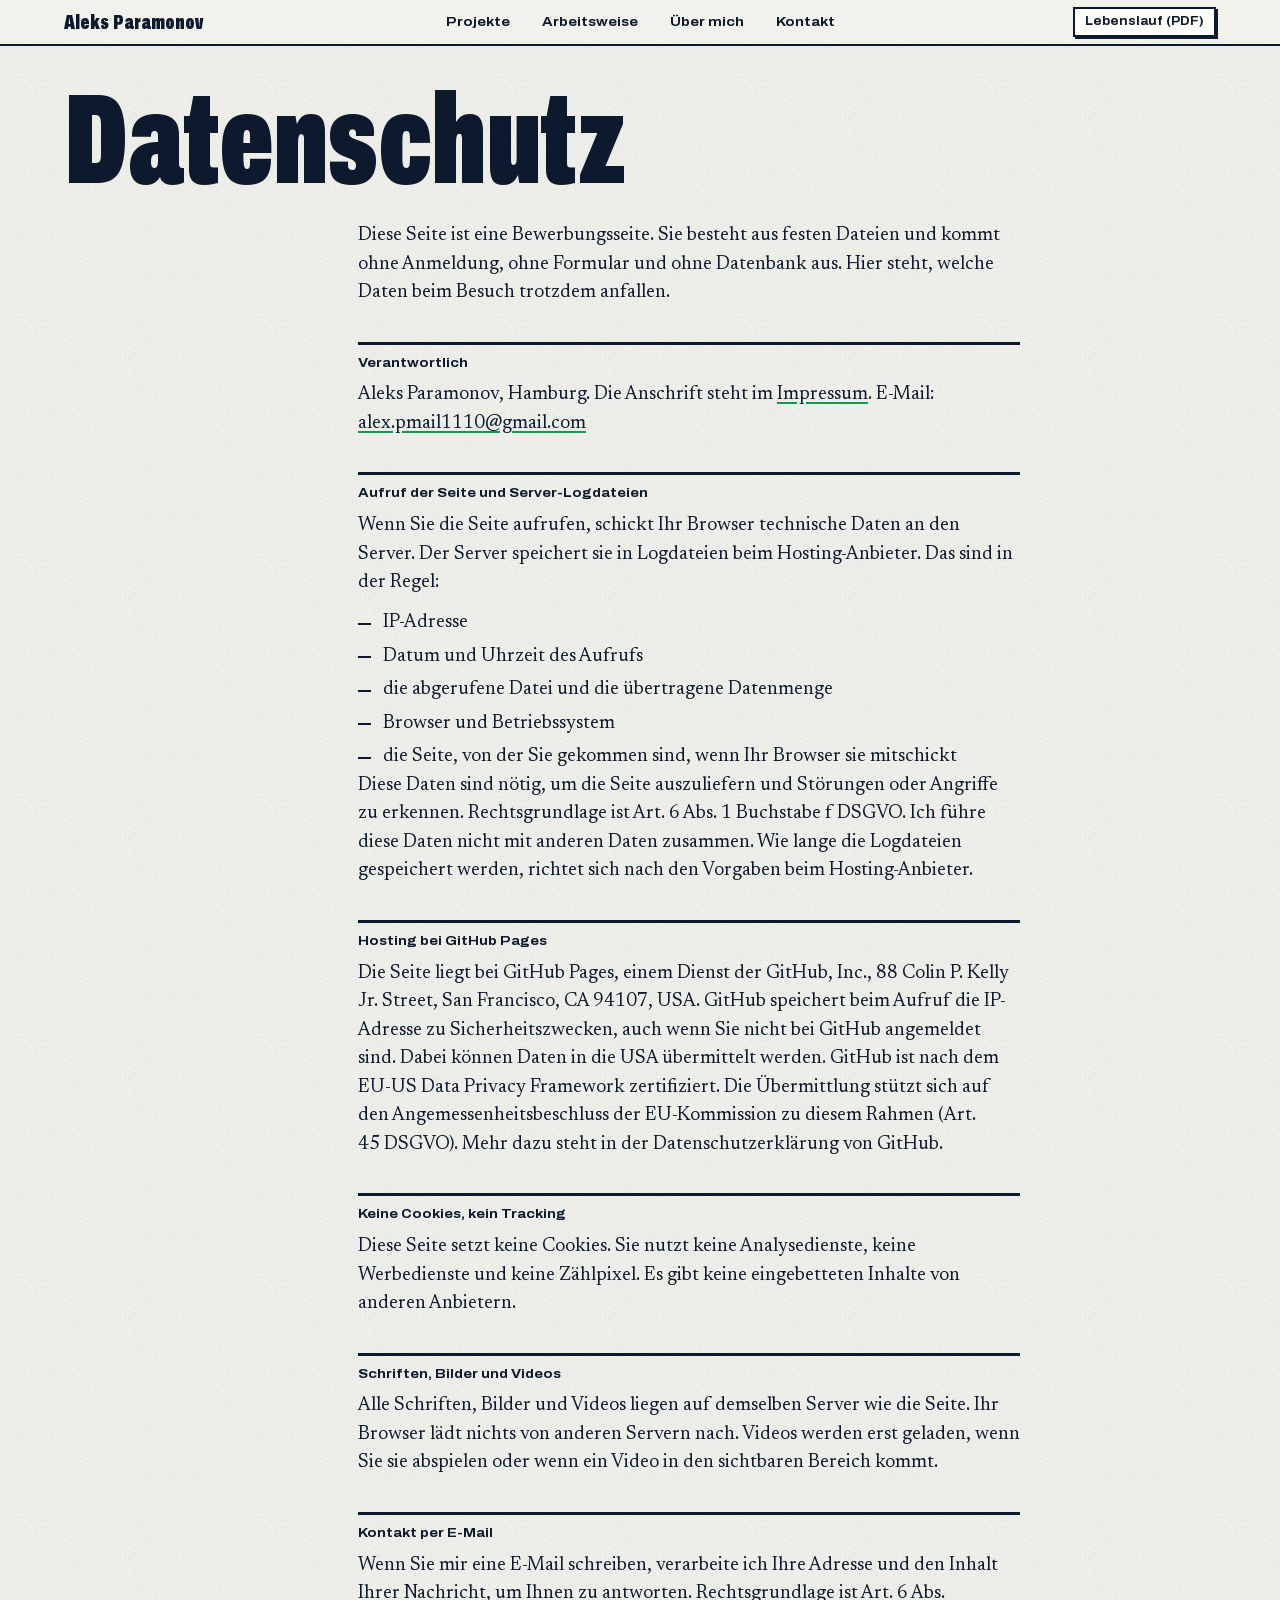
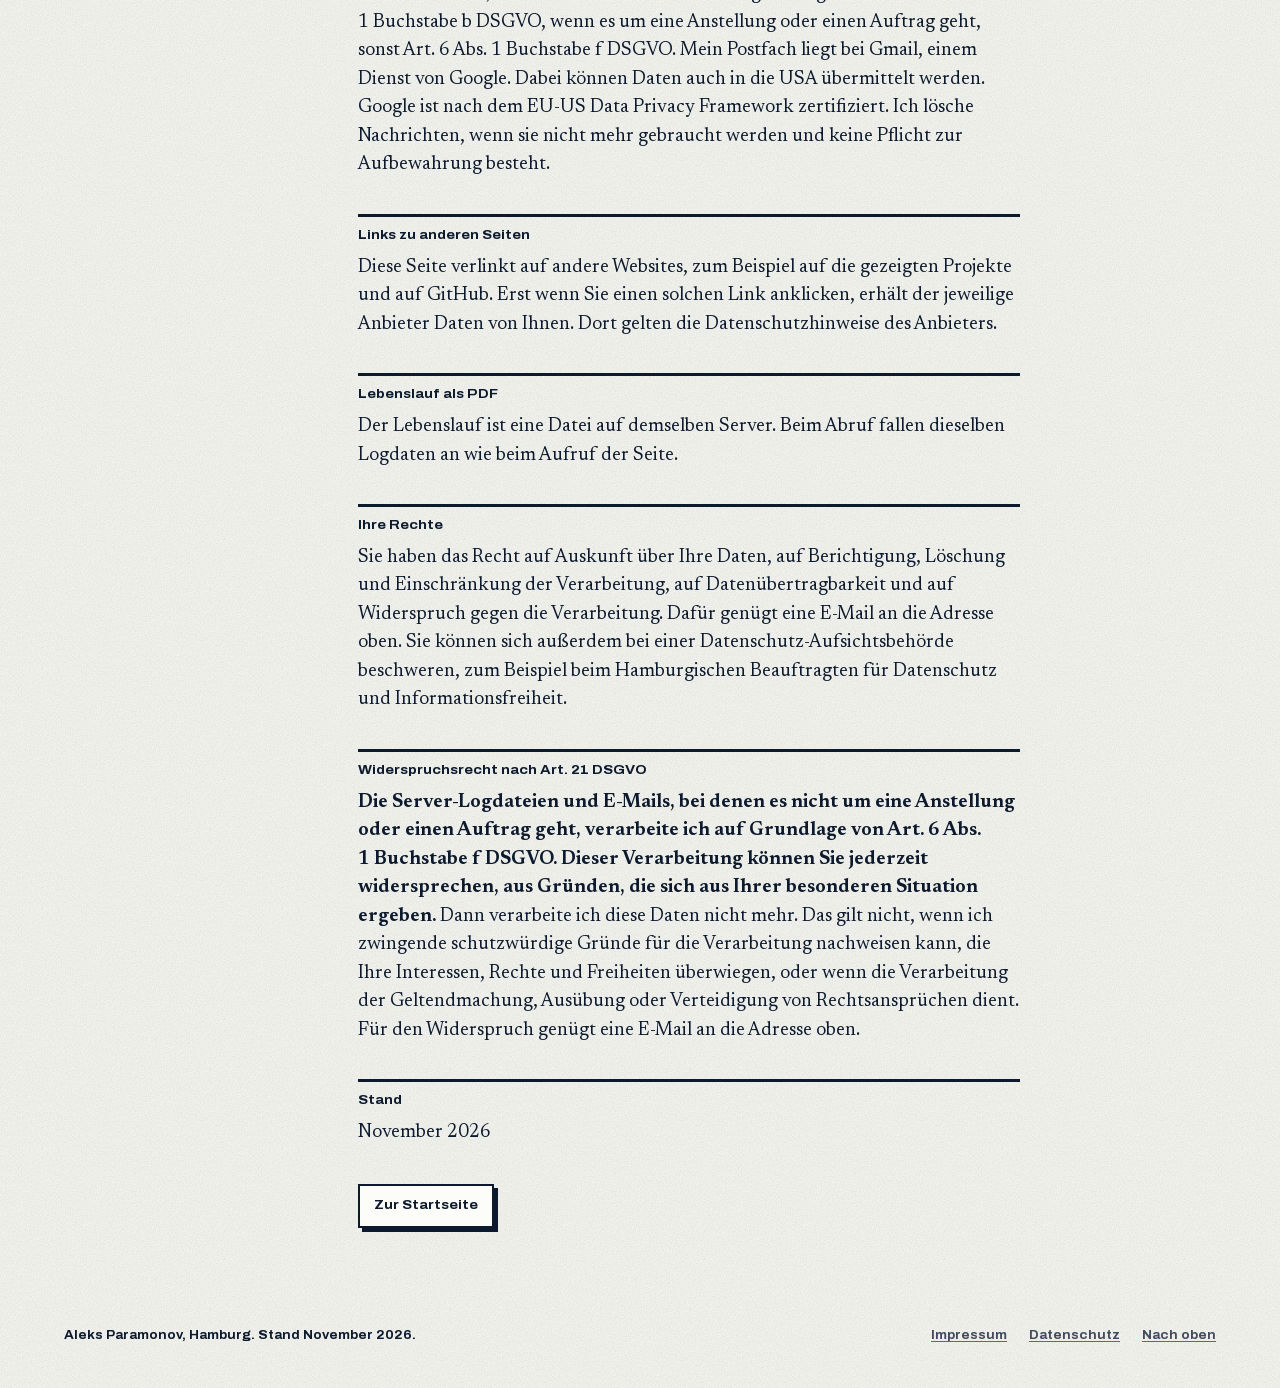
<file: datenschutz.html>
<!doctype html>
<html lang="de">
<head>
<meta charset="utf-8">
<meta name="viewport" content="width=device-width, initial-scale=1">
<title>Datenschutz. Aleks Paramonov, AI Developer in Hamburg</title>
<meta name="description" content="Datenschutz der Portfolio-Seite von Aleks Paramonov.">
<meta name="robots" content="noindex">
<meta property="og:title" content="Datenschutz. Aleks Paramonov, AI Developer in Hamburg">
<meta property="og:description" content="Datenschutz der Portfolio-Seite von Aleks Paramonov.">
<meta property="og:type" content="website">
<meta property="og:locale" content="de_DE">
<meta property="og:image" content="https://aleksparamonov.de/assets/kopf/teilen.jpg">
<meta property="og:image:width" content="1200">
<meta property="og:image:height" content="630">
<meta name="twitter:card" content="summary_large_image">
<meta name="theme-color" content="#F2F2EC">
<meta name="format-detection" content="telephone=no">
<link rel="icon" href="assets/icon.svg" type="image/svg+xml">
<link rel="apple-touch-icon" href="assets/icon-180.png">
<script>
document.documentElement.className += " js";
if (location.protocol !== "file:") {
  ["archivo-schmal-900", "archivo-breit-700", "newsreader-text"].forEach(function (n) {
    var l = document.createElement("link");
    l.rel = "preload"; l.as = "font"; l.type = "font/woff2"; l.crossOrigin = "anonymous";
    l.href = "assets/fonts/" + n + ".woff2";
    document.head.appendChild(l);
  });
}
</script>
<link rel="stylesheet" href="css/werkbuch.css">
<script src="js/werkbuch.js" defer></script>
</head>
<body class="unterseite">
<a class="sprung" href="#inhalt">Zum Inhalt springen</a>
<nav class="leiste" aria-label="Abschnitte der Seite">
  <div class="leiste__innen">
    <a class="leiste__marke" href="index.html#oben">Aleks Paramonov</a>
    <ul class="leiste__wege">
      <li><a href="index.html#projekte">Projekte</a></li>
      <li class="leiste__breit"><a href="index.html#arbeitsweise">Arbeitsweise</a></li>
      <li><a href="index.html#ueber-mich">Über mich</a></li>
      <li><a href="index.html#kontakt">Kontakt</a></li>
    </ul>
    <a class="leiste__pdf" href="assets/Aleks_Paramonov_Lebenslauf.pdf" target="_blank" rel="noopener">Lebenslauf<span class="leiste__lang"> (PDF)</span></a>
  </div>
  <div class="leiste__fortschritt" aria-hidden="true"><span></span></div>
</nav>

<main id="inhalt">
<section class="recht blatt" aria-labelledby="recht-titel">
  <h1 id="recht-titel">Daten&shy;schutz</h1>
  <div class="recht__text">
    <p>Diese Seite ist eine Bewerbungsseite. Sie besteht aus festen Dateien und kommt ohne Anmeldung, ohne Formular und ohne Datenbank aus. Hier steht, welche Daten beim Besuch trotzdem anfallen.</p>

    <h2>Verantwortlich</h2>
    <p>Aleks Paramonov, Hamburg. Die Anschrift steht im <a href="impressum.html">Impressum</a>. E-Mail: <a href="mailto:alex.pmail1110@gmail.com">alex.pmail1110@gmail.com</a></p>

    <h2>Aufruf der Seite und Server-Logdateien</h2>
    <p>Wenn Sie die Seite aufrufen, schickt Ihr Browser technische Daten an den Server. Der Server speichert sie in Logdateien beim Hosting-Anbieter. Das sind in der Regel:</p>
    <ul>
      <li>IP-Adresse</li>
      <li>Datum und Uhrzeit des Aufrufs</li>
      <li>die abgerufene Datei und die übertragene Datenmenge</li>
      <li>Browser und Betriebssystem</li>
      <li>die Seite, von der Sie gekommen sind, wenn Ihr Browser sie mitschickt</li>
    </ul>
    <p>Diese Daten sind nötig, um die Seite auszuliefern und Störungen oder Angriffe zu erkennen. Rechtsgrundlage ist Art. 6&nbsp;Abs. 1&nbsp;Buchstabe f DSGVO. Ich führe diese Daten nicht mit anderen Daten zusammen. Wie lange die Logdateien gespeichert werden, richtet sich nach den Vorgaben beim Hosting-Anbieter.</p>

    <h2>Hosting bei GitHub Pages</h2>
    <p>Die Seite liegt bei GitHub Pages, einem Dienst der GitHub, Inc., 88&nbsp;Colin P. Kelly Jr. Street, San Francisco, CA 94107, USA. GitHub speichert beim Aufruf die IP-Adresse zu Sicherheitszwecken, auch wenn Sie nicht bei GitHub angemeldet sind. Dabei können Daten in die USA übermittelt werden. GitHub ist nach dem EU-US Data Privacy Framework zertifiziert. Die Übermittlung stützt sich auf den Angemessenheitsbeschluss der EU-Kommission zu diesem Rahmen (Art. 45&nbsp;DSGVO). Mehr dazu steht in der Datenschutzerklärung von GitHub.</p>

    <h2>Keine Cookies, kein Tracking</h2>
    <p>Diese Seite setzt keine Cookies. Sie nutzt keine Analysedienste, keine Werbedienste und keine Zählpixel. Es gibt keine eingebetteten Inhalte von anderen Anbietern.</p>

    <h2>Schriften, Bilder und Videos</h2>
    <p>Alle Schriften, Bilder und Videos liegen auf demselben Server wie die Seite. Ihr Browser lädt nichts von anderen Servern nach. Videos werden erst geladen, wenn Sie sie abspielen oder wenn ein Video in den sichtbaren Bereich kommt.</p>

    <h2>Kontakt per E-Mail</h2>
    <p>Wenn Sie mir eine E-Mail schreiben, verarbeite ich Ihre Adresse und den Inhalt Ihrer Nachricht, um Ihnen zu antworten. Rechtsgrundlage ist Art. 6&nbsp;Abs. 1&nbsp;Buchstabe b DSGVO, wenn es um eine Anstellung oder einen Auftrag geht, sonst Art. 6&nbsp;Abs. 1&nbsp;Buchstabe f DSGVO. Mein Postfach liegt bei Gmail, einem Dienst von Google. Dabei können Daten auch in die USA übermittelt werden. Google ist nach dem EU-US Data Privacy Framework zertifiziert. Ich lösche Nachrichten, wenn sie nicht mehr gebraucht werden und keine Pflicht zur Aufbewahrung besteht.</p>

    <h2>Links zu anderen Seiten</h2>
    <p>Diese Seite verlinkt auf andere Websites, zum Beispiel auf die gezeigten Projekte und auf GitHub. Erst wenn Sie einen solchen Link anklicken, erhält der jeweilige Anbieter Daten von Ihnen. Dort gelten die Datenschutzhinweise des Anbieters.</p>

    <h2>Lebenslauf als PDF</h2>
    <p>Der Lebenslauf ist eine Datei auf demselben Server. Beim Abruf fallen dieselben Logdaten an wie beim Aufruf der Seite.</p>

    <h2>Ihre Rechte</h2>
    <p>Sie haben das Recht auf Auskunft über Ihre Daten, auf Berichtigung, Löschung und Einschränkung der Verarbeitung, auf Datenübertragbarkeit und auf Widerspruch gegen die Verarbeitung. Dafür genügt eine E-Mail an die Adresse oben. Sie können sich außerdem bei einer Datenschutz-Aufsichtsbehörde beschweren, zum Beispiel beim Hamburgischen Beauftragten für Datenschutz und Informationsfreiheit.</p>

    <h2>Widerspruchsrecht nach Art. 21&nbsp;DSGVO</h2>
    <p><strong>Die Server-Logdateien und E-Mails, bei denen es nicht um eine Anstellung oder einen Auftrag geht, verarbeite ich auf Grundlage von Art. 6&nbsp;Abs. 1&nbsp;Buchstabe f DSGVO. Dieser Verarbeitung können Sie jederzeit widersprechen, aus Gründen, die sich aus Ihrer besonderen Situation ergeben.</strong> Dann verarbeite ich diese Daten nicht mehr. Das gilt nicht, wenn ich zwingende schutzwürdige Gründe für die Verarbeitung nachweisen kann, die Ihre Interessen, Rechte und Freiheiten überwiegen, oder wenn die Verarbeitung der Geltendmachung, Ausübung oder Verteidigung von Rechtsansprüchen dient. Für den Widerspruch genügt eine E-Mail an die Adresse oben.</p>

    <h2>Stand</h2>
    <p>November 2026</p>
  </div>
  <p class="recht__zurueck"><a class="knopf knopf--klein" href="index.html">Zur Startseite</a></p>
</section>

</main>

<footer class="fuss blatt">
  <p>Aleks Paramonov, Hamburg. Stand November 2026.</p>
  <p class="fuss__links"><a href="impressum.html">Impressum</a> <a href="datenschutz.html">Datenschutz</a> <a href="#inhalt">Nach oben</a></p>
</footer>

</body>
</html>
</file>
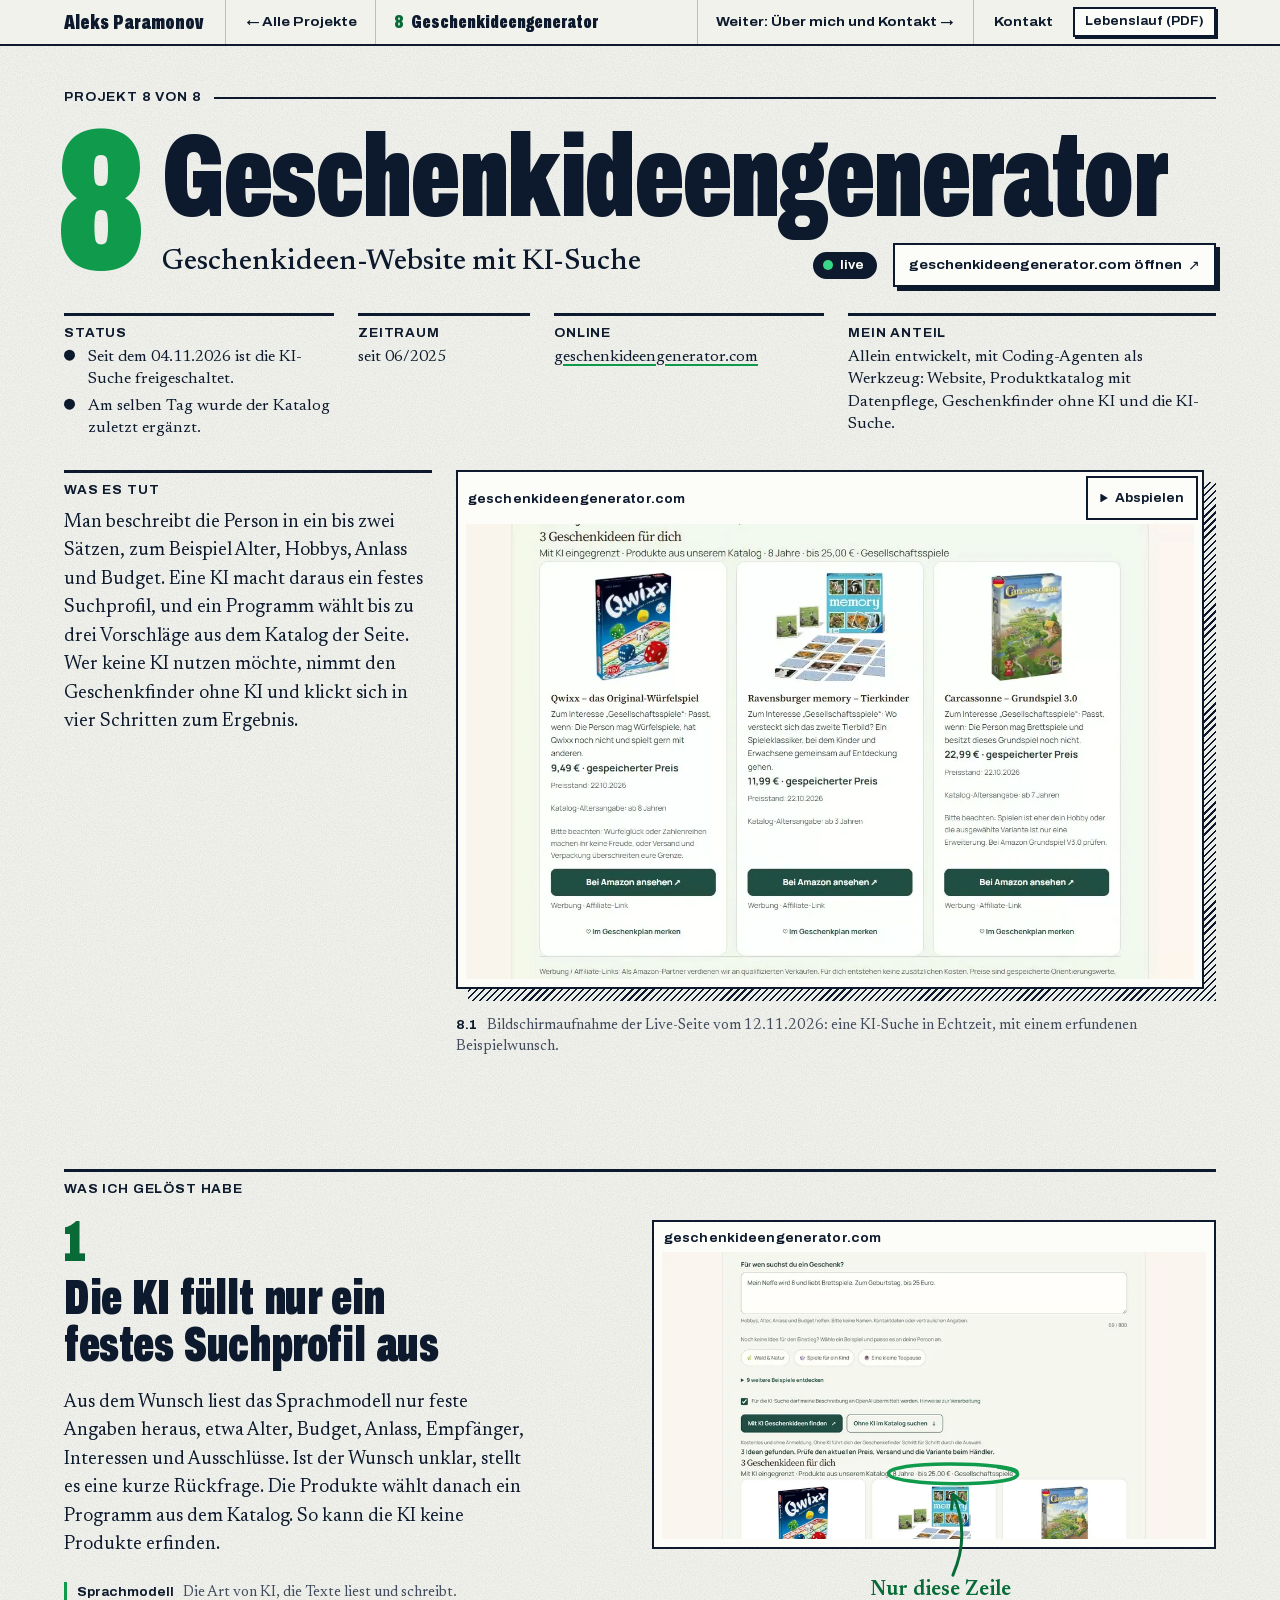
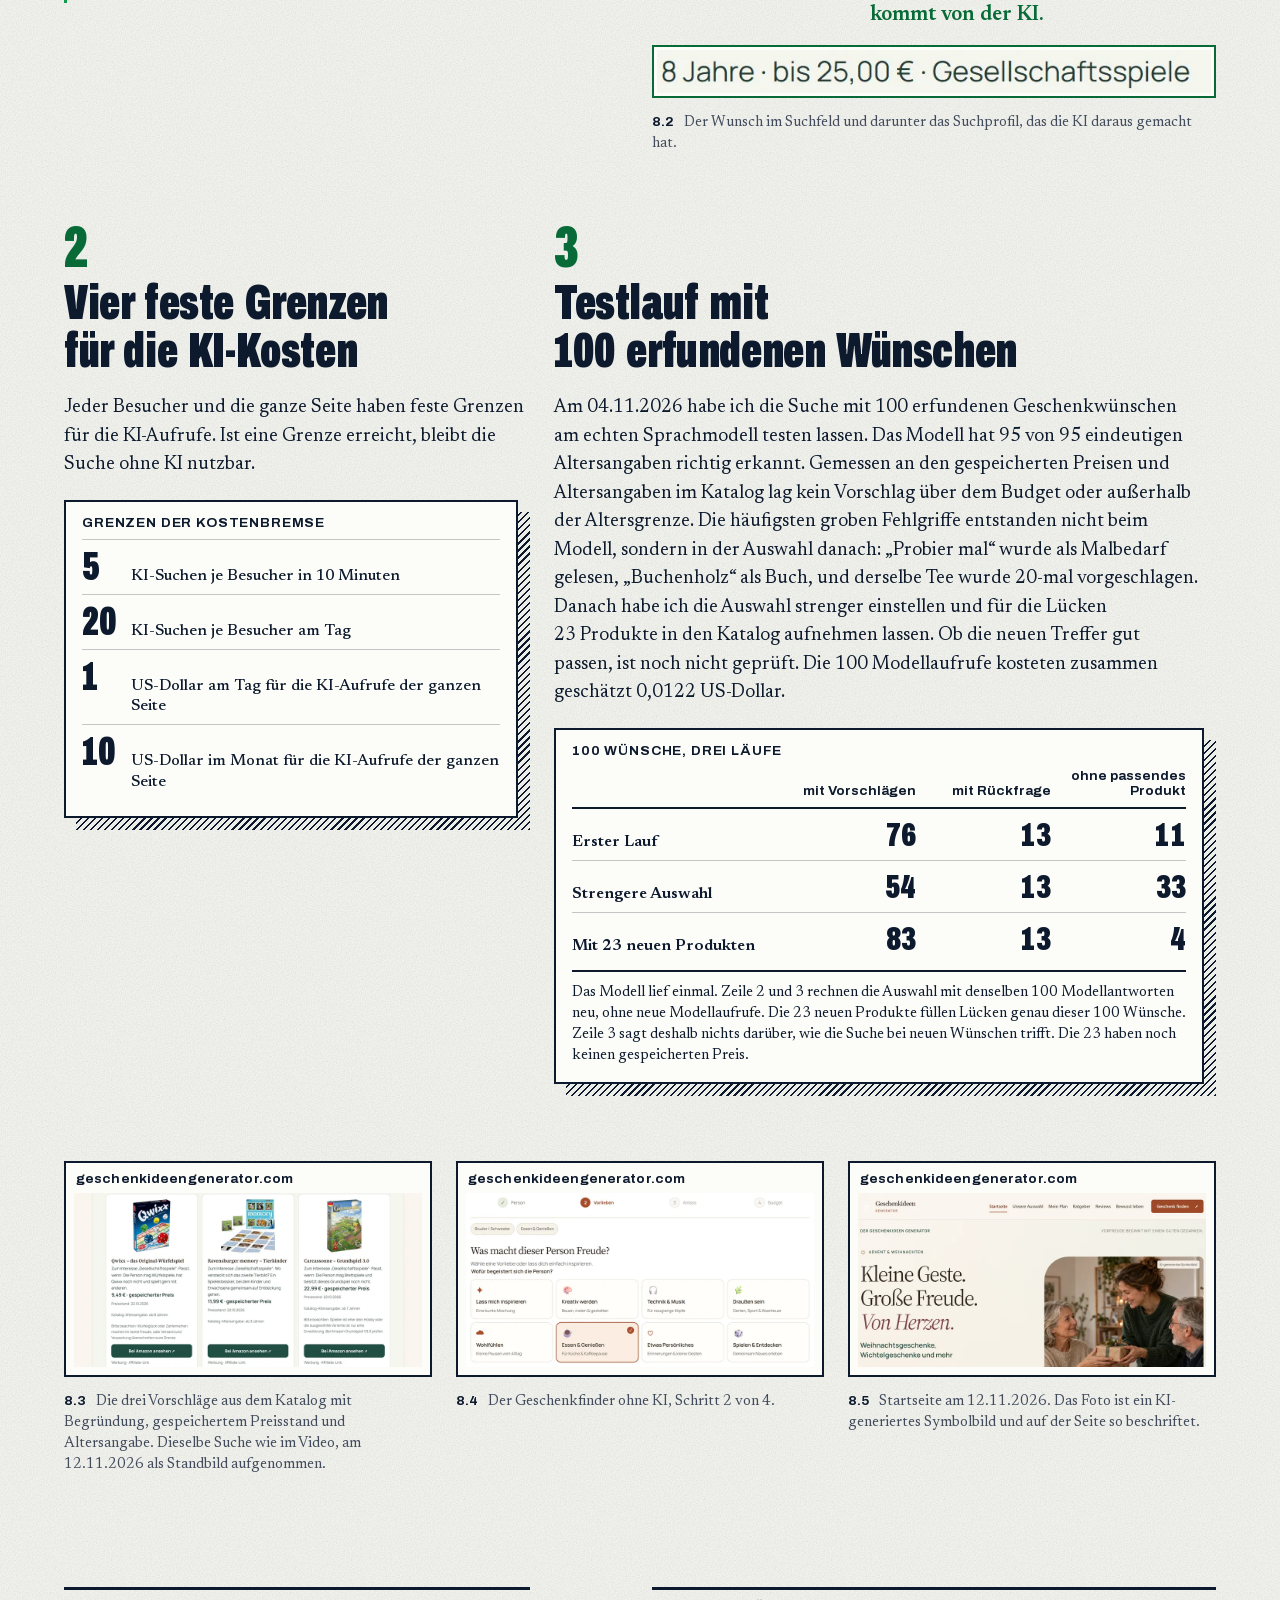
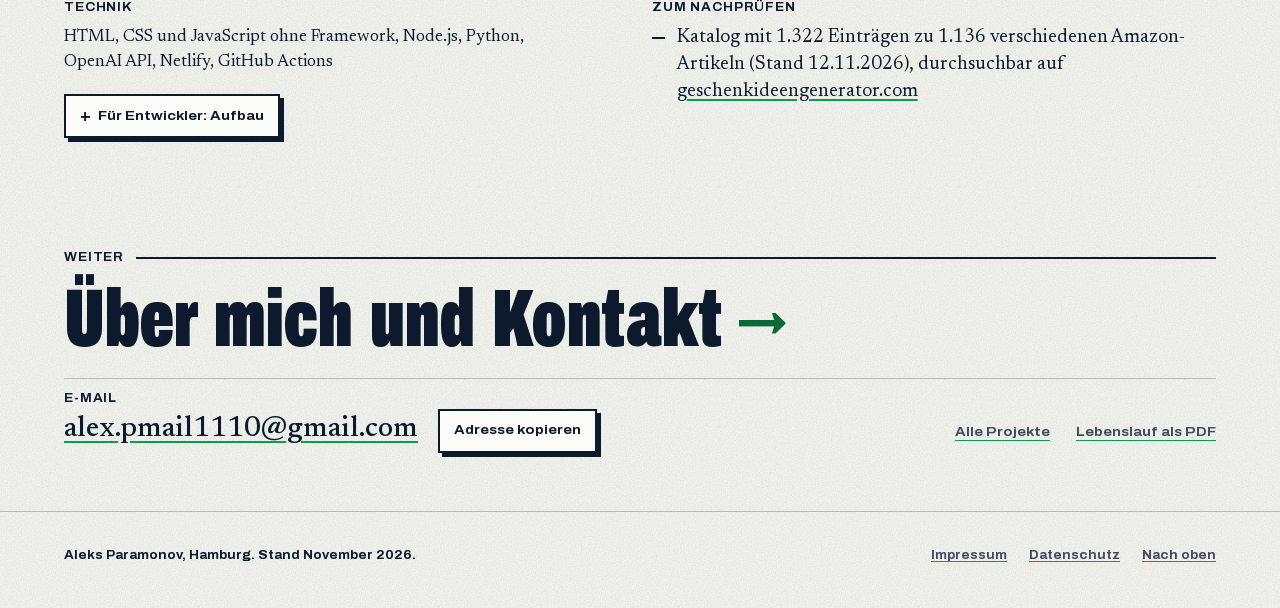
<file: geschenkideen.html>
<!doctype html>
<html lang="de">
<head>
<meta charset="utf-8">
<meta name="viewport" content="width=device-width, initial-scale=1">
<title>Geschenkideengenerator. Aleks Paramonov, AI Developer in Hamburg</title>
<meta name="description" content="Geschenkideen-Website mit KI-Suche. Fallstudie von Aleks Paramonov, AI Developer in Hamburg.">
<meta property="og:title" content="Geschenkideengenerator. Aleks Paramonov, AI Developer in Hamburg">
<meta property="og:description" content="Geschenkideen-Website mit KI-Suche. Fallstudie von Aleks Paramonov, AI Developer in Hamburg.">
<meta property="og:type" content="website">
<meta property="og:locale" content="de_DE">
<meta property="og:image" content="https://aleksparamonov.de/assets/kopf/teilen.jpg">
<meta property="og:image:width" content="1200">
<meta property="og:image:height" content="630">
<meta name="twitter:card" content="summary_large_image">
<meta name="theme-color" content="#F2F2EC">
<meta name="format-detection" content="telephone=no">
<link rel="icon" href="assets/icon.svg" type="image/svg+xml">
<link rel="apple-touch-icon" href="assets/icon-180.png">
<script>
document.documentElement.className += " js";
if (location.protocol !== "file:") {
  ["archivo-schmal-900", "archivo-breit-700", "newsreader-text"].forEach(function (n) {
    var l = document.createElement("link");
    l.rel = "preload"; l.as = "font"; l.type = "font/woff2"; l.crossOrigin = "anonymous";
    l.href = "assets/fonts/" + n + ".woff2";
    document.head.appendChild(l);
  });
}
</script>
<link rel="stylesheet" href="css/werkbuch.css">
<style>
#geschenkideen .projekt__kopf > .einstieg__tut { margin-top: 44px; }
@media (min-width: 700px) and (max-width: 1023.98px) {
  #geschenkideen .projekt__kopf > .einstieg__tut { grid-column: 1 / 7; margin-top: 56px; }
}
@media (min-width: 1024px) {
  #geschenkideen .projekt__kopf > .einstieg__tut { grid-column: 2 / 9; grid-row: auto; margin-top: 64px; }
}
@media (min-width: 1280px) {
  #geschenkideen .projekt__kopf > .einstieg__tut { grid-column: 2 / 6; order: 1; margin-top: 30px; }
  #geschenkideen .projekt__kopf > .abzug--buehne { grid-column: 6 / -2; order: 2; }
}
#geschenkideen .zahlen--tabelle { table-layout: fixed; }
#geschenkideen .zahlen--tabelle thead tr { border-top: 0; }
#geschenkideen .zahlen--tabelle thead td { width: 34%; padding: 0; }
#geschenkideen .zahlen--tabelle thead th {
  width: 22%; padding: 2px 0 8px 8px;
  font-family: var(--f-etikett); font-weight: 700; font-size: var(--t-etikett); line-height: 1.25;
  text-align: right; vertical-align: bottom; white-space: normal;
}
#geschenkideen .zahlen--tabelle tbody tr:first-child { border-top: 2px solid var(--tinte); }
#geschenkideen .zahlen--tabelle tbody th {
  width: auto; padding: 11px 8px 8px 0;
  font-family: var(--f-text); font-weight: 600; font-size: 1rem; line-height: 1.25;
  white-space: normal; vertical-align: baseline;
}
#geschenkideen .zahlen--tabelle tbody td {
  padding: 11px 0 8px 8px;
  font-family: var(--f-plakat); font-weight: 900; font-size: 2.1rem; line-height: .9;
  text-align: right; font-variant-numeric: tabular-nums; vertical-align: baseline;
}
@container (max-width: 459.98px) {
  #geschenkideen .zahlen--tabelle :is(thead, tbody) tr { display: grid; grid-template-columns: repeat(3, minmax(0, 1fr)); column-gap: 10px; }
  #geschenkideen .zahlen--tabelle thead td { display: none; }
  #geschenkideen .zahlen--tabelle thead th { display: block; align-self: end; width: auto; padding: 2px 0 8px; }
  #geschenkideen .zahlen--tabelle tbody th { display: block; grid-column: 1 / -1; padding: 10px 0 0; }
  #geschenkideen .zahlen--tabelle tbody td { display: block; padding: 4px 0 8px; }
}
@media (min-width: 1024px) {
  #geschenkideen .punkte--kurz > .punkt, #geschenkideen .punkte--kurz > .punkt:last-child:nth-child(odd) { grid-column: span 6; }
  #geschenkideen .punkte--kurz > .punkt:first-child { grid-column: 2 / span 6; }
}
@media (min-width: 1280px) {
  #geschenkideen .punkte--kurz > .punkt:first-child { grid-column: 2 / span 5; }
  #geschenkideen .punkte--kurz > .punkt:last-child { grid-column: span 7; }
  #geschenkideen .punkte--kurz .zettel { max-width: none; }
  #geschenkideen .beleg > .beleg__text { grid-column: 2 / 7; }
  #geschenkideen .beleg > .abzug { grid-column: 8 / -2; }
}
</style>
<script src="js/werkbuch.js" defer></script>
</head>
<body id="oben" class="fallstudie">
<a class="sprung" href="#inhalt">Zum Inhalt springen</a>
<nav class="leiste leiste--fall" aria-label="Fallstudie">
  <div class="leiste__innen">
    <a class="leiste__marke" href="index.html#oben">Aleks Paramonov</a>
    <a class="leiste__zurueck" href="index.html#geschenkideen"><span aria-hidden="true">←</span> <span class="leiste__lang">Alle </span>Projekte</a>
    <p class="leiste__projekt"><b>8</b> <span>Geschenkideengenerator</span></p>
    <a class="leiste__weiter" href="index.html#ueber-mich" aria-label="Weiter: Über mich und Kontakt">Weiter<span class="leiste__lang">: Über mich und Kontakt</span> <span aria-hidden="true">→</span></a>
    <a class="leiste__kontakt" href="index.html#kontakt">Kontakt</a>
    <a class="leiste__pdf" href="assets/Aleks_Paramonov_Lebenslauf.pdf" target="_blank" rel="noopener">Lebenslauf<span class="leiste__lang"> (PDF)</span></a>
  </div>
  <div class="leiste__fortschritt" aria-hidden="true"><span></span></div>
</nav>

<main id="inhalt">

<article class="projekt" id="geschenkideen" aria-labelledby="geschenkideen-titel">

  <header class="projekt__kopf blatt">
    <p class="kapitelzeile"><span>Projekt 8&nbsp;von 8<span class="kapitelzeile__name"><span class="kapitelzeile__trenner">&nbsp;· </span>Aleks&nbsp;Paramonov</span></span></p>
    <p class="projekt__nr" aria-hidden="true">8</p>
    <div class="projekt__titelfeld">
      <h1 class="projekt__titel" id="geschenkideen-titel">Geschenkideen&shy;generator</h1>
    </div>
    <p class="projekt__kurz">Geschenkideen-Website mit KI-Suche</p>
    <p class="projekt__tor">
      <span class="stand stand--pille stand--live">live</span>
      <a class="knopf knopf--klein" href="https://geschenkideengenerator.com/" rel="noopener">geschenkideengenerator.com öffnen</a>
    </p>

    <dl class="steckbrief">
      <div>
        <dt>Status</dt>
        <dd>
          <ul class="standliste">
            <li class="stand--live">Seit dem 04.11.2026 ist die KI-Suche freigeschaltet.</li>
            <li class="stand--live">Am selben Tag wurde der Katalog zuletzt ergänzt.</li>
          </ul>
        </dd>
      </div>
      <div><dt>Zeitraum</dt><dd>seit 06/2025</dd></div>
      <div><dt>Online</dt><dd><a href="https://geschenkideengenerator.com/" rel="noopener">geschenkideen<wbr>generator.com</a></dd></div>
      <div><dt>Mein Anteil</dt><dd>Allein entwickelt, mit Coding-Agenten als Werkzeug: Website, Produktkatalog mit Datenpflege, Geschenkfinder ohne KI und die KI-Suche.</dd></div>
    </dl>

    <figure class="abzug abzug--buehne">
      <div class="abzug__flaeche">
        <div class="abzug__rahmen">
          <p class="abzug__kopf"><span>geschenkideen<wbr>generator.com</span></p>
          <div class="clip" style="--ar: 1280 / 800">
            <img class="clip__poster" src="assets/geschenkideen/ki-suche-poster.webp" width="1280" height="800" loading="eager" fetchpriority="high" decoding="async" alt="">
            <video muted playsinline loop preload="none" width="1280" height="800" aria-label="Video der KI-Suche. In das Suchfeld wird ein Geschenkwunsch für einen achtjährigen Neffen getippt. Nach wenigen Sekunden erscheinen drei Spiele als Vorschläge.">
              <source src="assets/geschenkideen/ki-suche-720.mp4" type="video/mp4" media="(max-width: 700px)">
              <source src="assets/geschenkideen/ki-suche-1280.mp4" type="video/mp4">
            </video>
            <noscript><a class="clip__knopf" href="assets/geschenkideen/ki-suche-1280.mp4">Video öffnen</a></noscript>
          </div>
        </div>
      </div>
      <figcaption><b>8.1</b> Bildschirmaufnahme der Live-Seite vom 12.11.2026: eine KI-Suche in Echtzeit, mit einem erfundenen Beispielwunsch.</figcaption>
    </figure>

    <div class="einstieg__tut">
      <h2 class="rubrik">Was es tut</h2>
      <p>Man beschreibt die Person in ein bis zwei Sätzen, zum Beispiel Alter, Hobbys, Anlass und Budget. Eine KI macht daraus ein festes Suchprofil, und ein Programm wählt bis zu drei Vorschläge aus dem Katalog der Seite. Wer keine KI nutzen möchte, nimmt den Geschenkfinder ohne KI und klickt sich in vier Schritten zum Ergebnis.</p>
    </div>
  </header>

  <section class="punkte" aria-labelledby="geschenkideen-punkte">
    <h2 class="punkte__titel blatt" id="geschenkideen-punkte"><span>Was ich gelöst habe</span></h2>

    <div class="beleg blatt" id="geschenkideen-punkt-1">
      <div class="beleg__text">
        <h3><span class="beleg__nr" aria-hidden="true">1</span>Die KI füllt nur ein festes Suchprofil aus</h3>
        <p>Aus dem Wunsch liest das Sprachmodell nur feste Angaben heraus, etwa Alter, Budget, Anlass, Empfänger, Interessen und Ausschlüsse. Ist der Wunsch unklar, stellt es eine kurze Rückfrage. Die Produkte wählt danach ein Programm aus dem Katalog. So kann die KI keine Produkte erfinden.</p>
        <p class="wort"><b>Sprachmodell</b> Die Art von KI, die Texte liest und schreibt.</p>
      </div>
      <figure class="abzug" data-kreis="40.63,73.68,25.69,7.57" data-notiz-lage="unten-rechts">
        <div class="abzug__flaeche">
          <div class="abzug__rahmen">
            <p class="abzug__kopf"><span>geschenkideen<wbr>generator.com</span></p>
            <a class="abzug__bild" href="assets/geschenkideen/wunsch-profil.webp" data-lupe>
              <img src="assets/geschenkideen/wunsch-profil-900.webp" srcset="assets/geschenkideen/wunsch-profil-900.webp 900w, assets/geschenkideen/wunsch-profil.webp 1800w" sizes="(min-width: 1024px) 52vw, (min-width: 700px) 78vw, 92vw" width="1800" height="950" loading="lazy" decoding="async" alt="Suchfeld mit dem Text „Mein Neffe wird 8 und liebt Brettspiele. Zum Geburtstag, bis 25 Euro.“ Darunter die Zeile mit dem erkannten Profil und der Anfang von drei Produktkarten.">
            </a>
          </div>
          <span class="abzug__ausschnitt"><img src="assets/geschenkideen/wunsch-profil-ausschnitt.webp" width="667" height="52" loading="lazy" decoding="async" alt="Vergrößerte Stelle aus der Zeile mit dem erkannten Profil: 8 Jahre, bis 25 Euro, Gesellschaftsspiele."></span>
          <p class="abzug__notiz">Nur diese Zeile kommt von der KI.</p>
        </div>
        <figcaption><b>8.2</b> Der Wunsch im Suchfeld und darunter das Suchprofil, das die KI daraus gemacht hat.</figcaption>
      </figure>
    </div>

    <div class="punkte--kurz blatt">
      <div class="punkt" id="geschenkideen-punkt-2">
        <h3><span class="punkt__nr" aria-hidden="true">2</span>Vier feste Grenzen für die KI-Kosten</h3>
        <div class="punkt__text">
          <p>Jeder Besucher und die ganze Seite haben feste Grenzen für die KI-Aufrufe. Ist eine Grenze erreicht, bleibt die Suche ohne KI nutzbar.</p>
          <div class="zettel">
            <table class="zahlen">
              <caption>Grenzen der Kostenbremse</caption>
              <tbody>
                <tr><th scope="row">5</th><td>KI-Suchen je Besucher in 10&nbsp;Minuten</td></tr>
                <tr><th scope="row">20</th><td>KI-Suchen je Besucher am Tag</td></tr>
                <tr><th scope="row">1</th><td>US-Dollar am Tag für die KI-Aufrufe der ganzen Seite</td></tr>
                <tr><th scope="row">10</th><td>US-Dollar im Monat für die KI-Aufrufe der ganzen Seite</td></tr>
              </tbody>
            </table>
          </div>
        </div>
      </div>
      <div class="punkt" id="geschenkideen-punkt-3">
        <h3><span class="punkt__nr" aria-hidden="true">3</span>Testlauf mit 100&nbsp;erfundenen Wünschen</h3>
        <div class="punkt__text">
          <p>Am 04.11.2026 habe ich die Suche mit 100&nbsp;erfundenen Geschenkwünschen am echten Sprachmodell testen lassen. Das Modell hat 95&nbsp;von 95&nbsp;eindeutigen Altersangaben richtig erkannt. Gemessen an den gespeicherten Preisen und Altersangaben im Katalog lag kein Vorschlag über dem Budget oder außerhalb der Altersgrenze. Die häufigsten groben Fehlgriffe entstanden nicht beim Modell, sondern in der Auswahl danach: „Probier mal“ wurde als Malbedarf gelesen, „Buchenholz“ als Buch, und derselbe Tee wurde 20-mal vorgeschlagen. Danach habe ich die Auswahl strenger einstellen und für die Lücken 23&nbsp;Produkte in den Katalog aufnehmen lassen. Ob die neuen Treffer gut passen, ist noch nicht geprüft. Die 100&nbsp;Modellaufrufe kosteten zusammen geschätzt 0,0122&nbsp;US-Dollar.</p>
          <div class="zettel">
            <table class="zahlen zahlen--tabelle">
              <caption>100&nbsp;Wünsche, drei Läufe</caption>
              <thead>
                <tr><td></td><th scope="col">mit Vorschlägen</th><th scope="col">mit Rückfrage</th><th scope="col">ohne passendes Produkt</th></tr>
              </thead>
              <tbody>
                <tr><th scope="row">Erster Lauf</th><td>76</td><td>13</td><td>11</td></tr>
                <tr><th scope="row">Strengere Auswahl</th><td>54</td><td>13</td><td>33</td></tr>
                <tr><th scope="row">Mit 23&nbsp;neuen Produkten</th><td>83</td><td>13</td><td>4</td></tr>
              </tbody>
            </table>
            <p class="zettel__fuss">Das Modell lief einmal. Zeile 2&nbsp;und 3&nbsp;rechnen die Auswahl mit denselben 100&nbsp;Modellantworten neu, ohne neue Modellaufrufe. Die 23&nbsp;neuen Produkte füllen Lücken genau dieser 100&nbsp;Wünsche. Zeile 3&nbsp;sagt deshalb nichts darüber, wie die Suche bei neuen Wünschen trifft. Die 23&nbsp;haben noch keinen gespeicherten Preis.</p>
          </div>
        </div>
      </div>
    </div>

    <div class="blatt">
      <div class="abzugreihe abzugreihe--drei" data-falten="1">
        <figure class="abzug">
          <div class="abzug__flaeche">
            <div class="abzug__rahmen">
              <p class="abzug__kopf"><span>geschenkideen<wbr>generator.com</span></p>
              <a class="abzug__bild" href="assets/geschenkideen/vorschlaege.webp" data-lupe>
                <img src="assets/geschenkideen/vorschlaege-ausschnitt-900.webp" srcset="assets/geschenkideen/vorschlaege-ausschnitt-900.webp 900w, assets/geschenkideen/vorschlaege-ausschnitt.webp 1800w" sizes="(min-width: 1024px) 420px, (min-width: 700px) 31vw, 92vw" width="1800" height="900" loading="lazy" decoding="async" alt="Drei Produktkarten mit den Spielen Qwixx, memory und Carcassonne. Jede Karte zeigt Bild, Begründung, Preis, Altersangabe und den Hinweis Werbung.">
              </a>
            </div>
          </div>
          <figcaption><b>8.3</b> Die drei Vorschläge aus dem Katalog mit Begründung, gespeichertem Preisstand und Altersangabe. Dieselbe Suche wie im Video, am 12.11.2026 als Standbild aufgenommen.</figcaption>
        </figure>
        <figure class="abzug">
          <div class="abzug__flaeche">
            <div class="abzug__rahmen">
              <p class="abzug__kopf"><span>geschenkideen<wbr>generator.com</span></p>
              <a class="abzug__bild" href="assets/geschenkideen/finder.webp" data-lupe>
                <img src="assets/geschenkideen/finder-ausschnitt-900.webp" srcset="assets/geschenkideen/finder-ausschnitt-900.webp 900w, assets/geschenkideen/finder-ausschnitt.webp 1800w" sizes="(min-width: 1024px) 420px, (min-width: 700px) 31vw, 92vw" width="1800" height="900" loading="lazy" decoding="async" alt="Auswahlseite mit acht Kacheln für Vorlieben. Die Kachel „Essen &amp; Genießen“ ist ausgewählt, oben steht die Leiste mit den vier Schritten.">
              </a>
            </div>
          </div>
          <figcaption><b>8.4</b> Der Geschenkfinder ohne KI, Schritt 2&nbsp;von 4.</figcaption>
        </figure>
        <figure class="abzug">
          <div class="abzug__flaeche">
            <div class="abzug__rahmen">
              <p class="abzug__kopf"><span>geschenkideen<wbr>generator.com</span></p>
              <a class="abzug__bild" href="assets/geschenkideen/startseite.webp" data-lupe>
                <img src="assets/geschenkideen/startseite-ausschnitt-900.webp" srcset="assets/geschenkideen/startseite-ausschnitt-900.webp 900w, assets/geschenkideen/startseite-ausschnitt.webp 1800w" sizes="(min-width: 1024px) 420px, (min-width: 700px) 31vw, 92vw" width="1800" height="900" loading="lazy" decoding="async" alt="Startseite des Geschenkideengenerators mit der Überschrift „Kleine Geste. Große Freude. Von Herzen.“, dem Knopf „Geschenk finden“ und einem Bild einer Geschenkübergabe.">
              </a>
            </div>
          </div>
          <figcaption><b>8.5</b> Startseite am 12.11.2026. Das Foto ist ein KI-generiertes Symbolbild und auf der Seite so beschriftet.</figcaption>
        </figure>
      </div>
    </div>
  </section>

  <div class="projekt__ende blatt">
    <div class="technik">
      <h2 class="rubrik">Technik</h2>
      <p>HTML, CSS und JavaScript ohne Framework, Node.js, Python, OpenAI API, Netlify, GitHub Actions</p>
      <details class="aufbau">
        <summary>Für Entwickler: Aufbau</summary>
        <ol class="ablauf">
          <li>Browser, Eingabe höchstens 800&nbsp;Zeichen</li>
          <li>Server-Funktion bei Netlify mit Vorfilter: 10&nbsp;Anfragen pro Minute</li>
          <li>Kostenbremse mit Zählern in Netlify Blobs: je Aufruf 0,003&nbsp;US-Dollar reserviert, genug für den teuersten möglichen Aufruf, ohne Rückbuchung (im Test kostete ein Aufruf rund 0,0001), also höchstens 333&nbsp;KI-Suchen am Tag</li>
          <li>OpenAI Responses API mit fester Ausgabe nach JSON-Schema (zum Beispiel Alter, Budget, Anlass, Empfänger, Interessen, Ausschlüsse und eine Rückfrage), Option store:&nbsp;false</li>
          <li>Modell gpt-6-luna</li>
          <li>Auswahl im Katalog per Programmcode</li>
          <li>bis zu drei Vorschläge</li>
        </ol>
      </details>
    </div>
    <div class="belege">
      <h2 class="rubrik">Zum Nachprüfen</h2>
      <ul>
        <li>Katalog mit 1.322&nbsp;Einträgen zu 1.136&nbsp;verschiedenen Amazon-Artikeln (Stand 12.11.2026), durchsuchbar auf <a href="https://geschenkideengenerator.com/" rel="noopener">geschenkideengenerator.com</a></li>
      </ul>
    </div>
  </div>

  <nav class="fall-ende blatt" aria-label="Weiter">
    <p class="fall-ende__kapitel">Weiter</p>
    <a class="fall-ende__naechstes" href="index.html#ueber-mich">
      <span class="fall-ende__name">Über mich und Kontakt</span>
    </a>
    <p class="fall-ende__kontakt"><span class="kontakt__art">E-Mail</span> <a href="mailto:alex.pmail1110@gmail.com?subject=AI%20Developer%2C%20Aleks%20Paramonov">alex.pmail1110@gmail.com</a>
      <button class="knopf knopf--klein kontakt__kopieren" type="button" data-kopieren="alex.pmail1110@gmail.com" hidden>Adresse kopieren</button></p>
    <p class="fall-ende__wege"><a href="index.html#geschenkideen">Alle Projekte</a> <a href="assets/Aleks_Paramonov_Lebenslauf.pdf" target="_blank" rel="noopener">Lebenslauf als PDF</a></p>
  </nav>
</article>

</main>

<footer class="fuss blatt">
  <p>Aleks Paramonov, Hamburg. Stand November 2026.</p>
  <p class="fuss__links"><a href="impressum.html">Impressum</a> <a href="datenschutz.html">Datenschutz</a> <a href="#inhalt">Nach oben</a></p>
</footer>

</body>
</html>
</file>
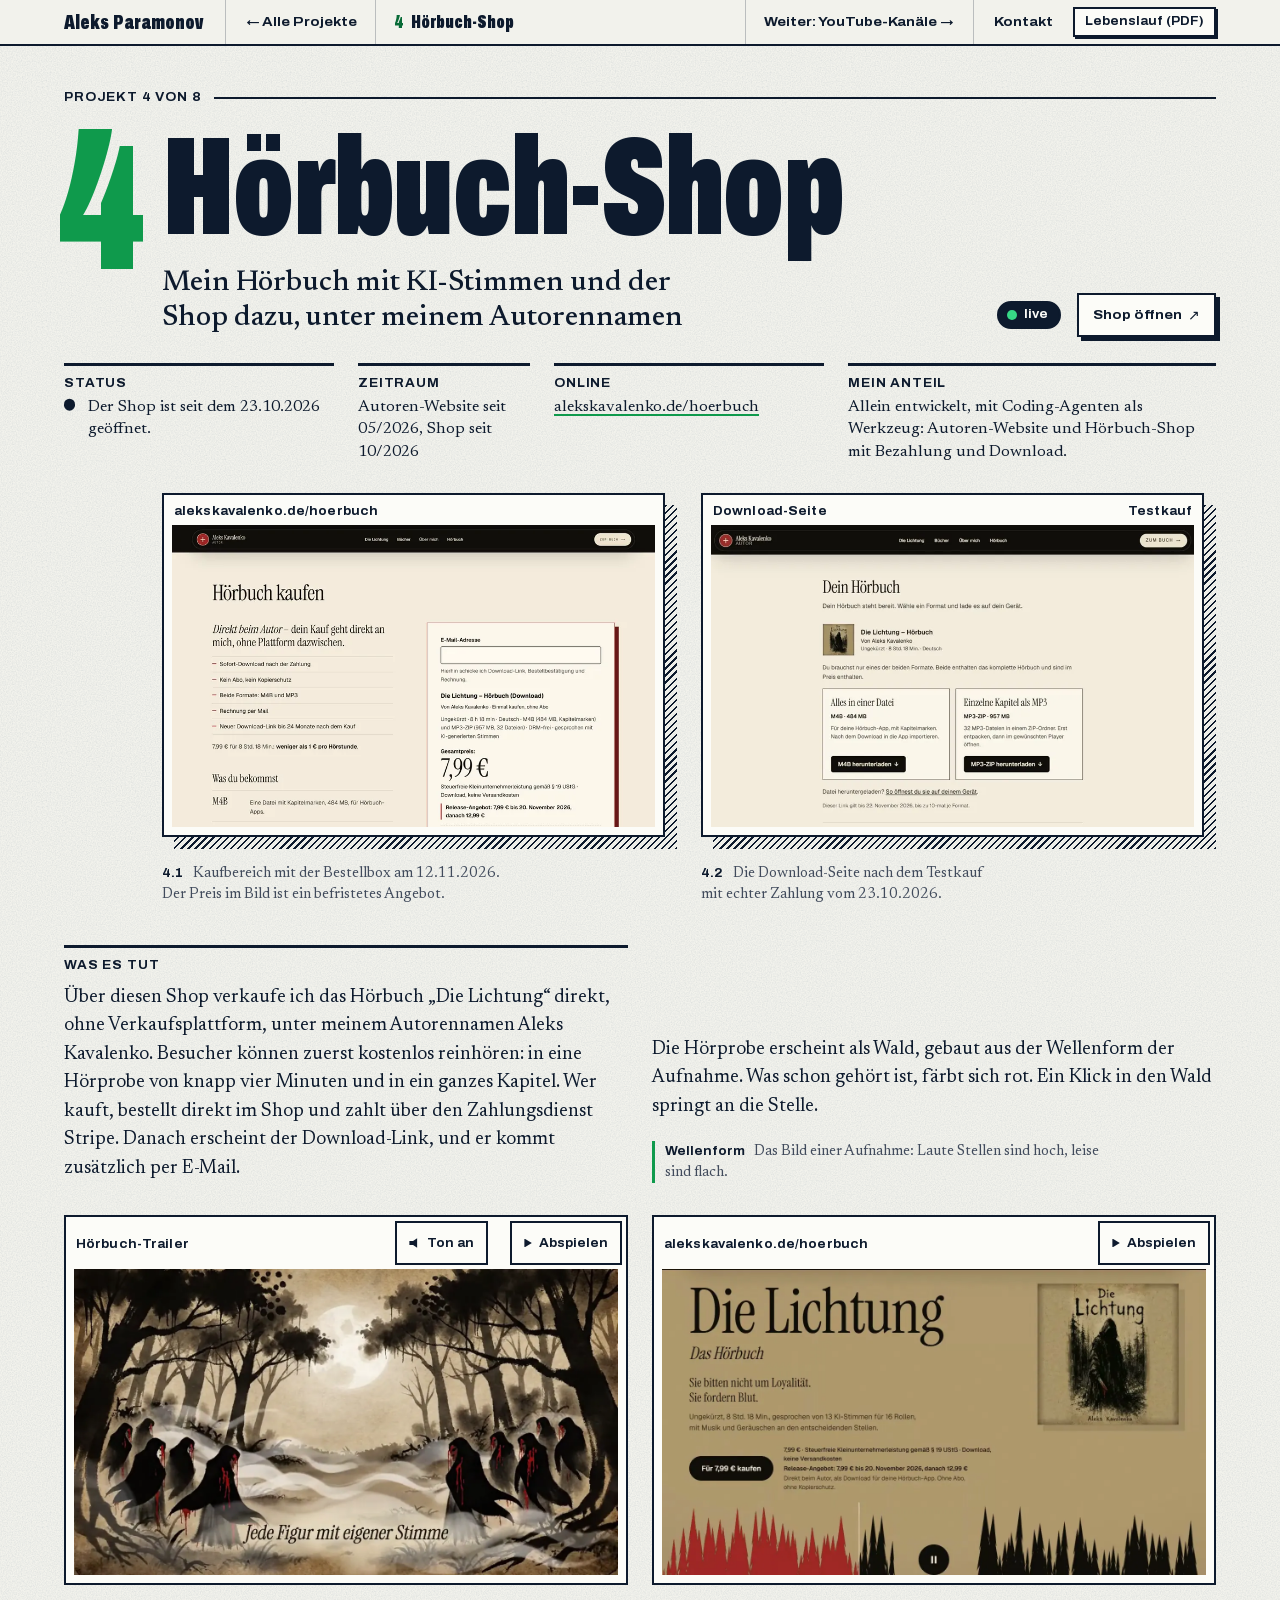
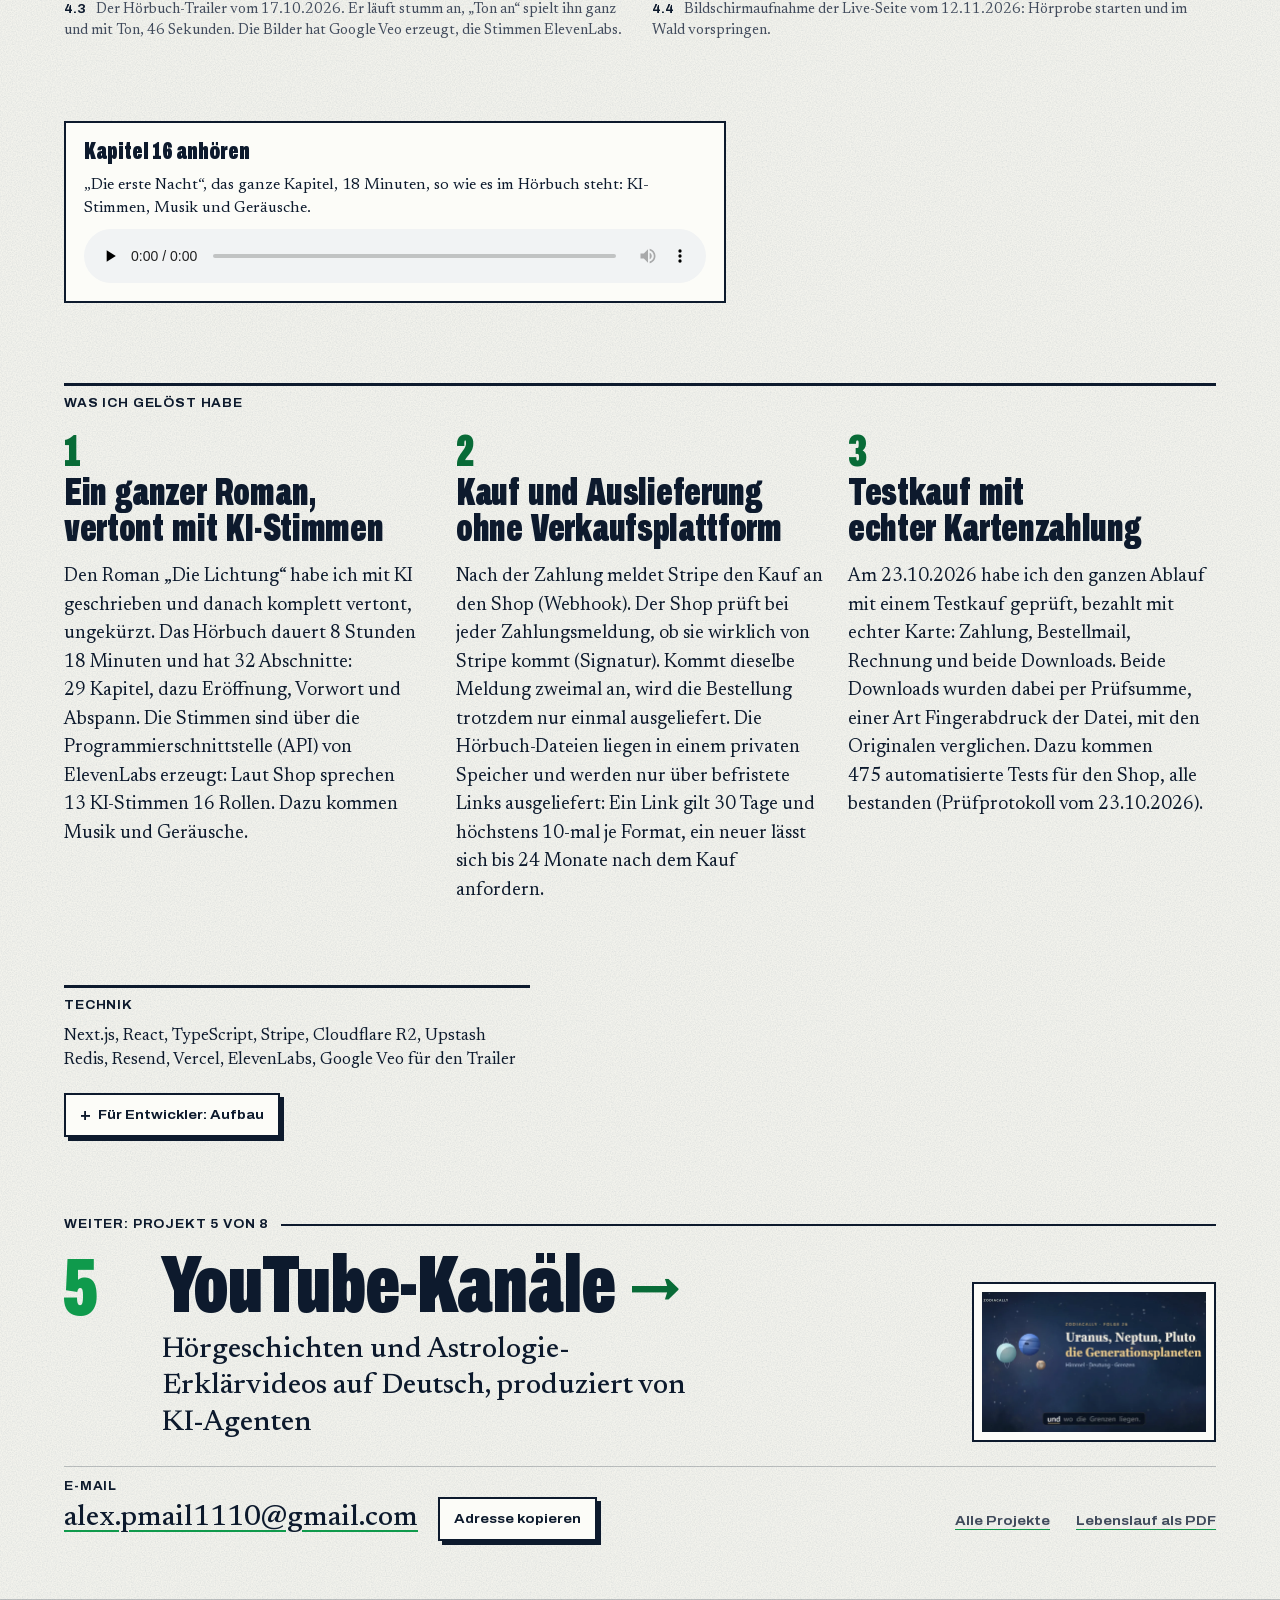
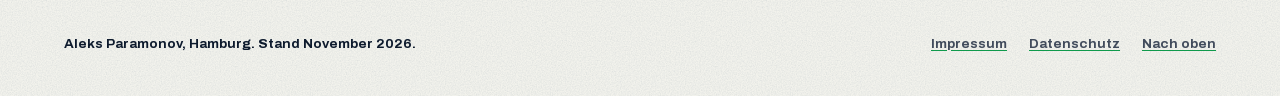
<file: hoerbuch.html>
<!doctype html>
<html lang="de">
<head>
<meta charset="utf-8">
<meta name="viewport" content="width=device-width, initial-scale=1">
<title>Hörbuch-Shop. Aleks Paramonov, AI Developer in Hamburg</title>
<meta name="description" content="Mein Hörbuch mit KI-Stimmen und der Shop dazu, unter meinem Autorennamen. Fallstudie von Aleks Paramonov, AI Developer in Hamburg.">
<meta property="og:title" content="Hörbuch-Shop. Aleks Paramonov, AI Developer in Hamburg">
<meta property="og:description" content="Mein Hörbuch mit KI-Stimmen und der Shop dazu, unter meinem Autorennamen. Fallstudie von Aleks Paramonov, AI Developer in Hamburg.">
<meta property="og:type" content="website">
<meta property="og:locale" content="de_DE">
<meta property="og:image" content="https://aleksparamonov.de/assets/kopf/teilen.jpg">
<meta property="og:image:width" content="1200">
<meta property="og:image:height" content="630">
<meta name="twitter:card" content="summary_large_image">
<meta name="theme-color" content="#F2F2EC">
<meta name="format-detection" content="telephone=no">
<link rel="icon" href="assets/icon.svg" type="image/svg+xml">
<link rel="apple-touch-icon" href="assets/icon-180.png">
<script>
document.documentElement.className += " js";
if (location.protocol !== "file:") {
  ["archivo-schmal-900", "archivo-breit-700", "newsreader-text"].forEach(function (n) {
    var l = document.createElement("link");
    l.rel = "preload"; l.as = "font"; l.type = "font/woff2"; l.crossOrigin = "anonymous";
    l.href = "assets/fonts/" + n + ".woff2";
    document.head.appendChild(l);
  });
}
</script>
<link rel="stylesheet" href="css/werkbuch.css">
<style>
#hoerbuch { --abschnitt: 48px; }
@media (min-width: 700px) { #hoerbuch { --abschnitt: 80px; } }
#hoerbuch .einstieg__tut > p, #hoerbuch .hoerbuch__waldtext > p { max-width: 34em; }
#hoerbuch .hoerbuch__waldtext > .woerter { margin-top: 14px; }
#hoerbuch .hoerbuch__buehne figcaption { text-wrap: balance; }
#hoerbuch .hoerbuch__buehne .abzug__bild img { aspect-ratio: 16 / 10; object-fit: cover; }
#hoerbuch .hoerbuch__trailerlink {
  display: flex; align-items: center; gap: .35em; width: fit-content; min-height: 44px; margin-top: 2px;
  font-family: var(--f-etikett); font-weight: 700; font-size: var(--t-etikett); line-height: 1.2; color: var(--tinte);
  text-decoration-thickness: 2px; text-underline-offset: .3em;
}
#hoerbuch .hoerbuch__trailerlink::after { content: "\2197" / ""; font-size: 1.1em; line-height: 1; }
@media (hover: hover) and (pointer: fine) {
  #hoerbuch .hoerbuch__trailerlink:hover { text-decoration-color: var(--gruen); }
}
@media (min-width: 700px) {
  #hoerbuch .hoerbuch__wald .clip { aspect-ratio: 16 / 9; }
  #hoerbuch .hoerbuch__wald .clip > :is(.clip__poster, video) { object-fit: cover; object-position: center bottom; }
}
@media (min-width: 700px) and (max-width: 1023.98px) {
  #hoerbuch .einstieg__tut { grid-column: 1 / -1; grid-row: 1; }
  #hoerbuch .einstieg > .hoerbuch__trailer { grid-column: 1 / 5; grid-row: 3; }
  #hoerbuch .einstieg > .hoerbuch__wald { grid-column: 5 / -1; grid-row: 3; }
  #hoerbuch .hoerbuch__waldtext { grid-column: 1 / -1; grid-row: 2; }
}
@media (min-width: 1024px) {
  #hoerbuch .einstieg { margin-top: 40px; row-gap: 32px; align-items: start; }
  #hoerbuch .projekt__kopf > .hoerbuch__buehne { grid-column: 3 / -2; }
  #hoerbuch .einstieg__tut { grid-column: 2 / 8; grid-row: 1; }
  #hoerbuch .hoerbuch__waldtext { grid-column: 8 / -2; grid-row: 1; align-self: end; }
  #hoerbuch .einstieg > .hoerbuch__trailer { grid-column: 2 / 8; grid-row: 2; }
  #hoerbuch .einstieg > .hoerbuch__wald { grid-column: 8 / -2; grid-row: 2; }
  #hoerbuch .hoerbuch__waldtext > .woerter { margin-top: 20px; }
}
#hoerbuch .hoerbuch__probe { margin-top: var(--abschnitt); }
@media (min-width: 1024px) { #hoerbuch .hoerbuch__probe > .hoerprobe { grid-column: 2 / 9; } }
</style>
<script src="js/werkbuch.js" defer></script>
</head>
<body id="oben" class="fallstudie">
<a class="sprung" href="#inhalt">Zum Inhalt springen</a>
<nav class="leiste leiste--fall" aria-label="Fallstudie">
  <div class="leiste__innen">
    <a class="leiste__marke" href="index.html#oben">Aleks Paramonov</a>
    <a class="leiste__zurueck" href="index.html#hoerbuch"><span aria-hidden="true">←</span> <span class="leiste__lang">Alle </span>Projekte</a>
    <p class="leiste__projekt"><b>4</b> <span>Hörbuch-Shop</span></p>
    <a class="leiste__weiter" href="youtube.html" aria-label="Weiter: YouTube-Kanäle">Weiter<span class="leiste__lang">: YouTube-Kanäle</span> <span aria-hidden="true">→</span></a>
    <a class="leiste__kontakt" href="index.html#kontakt">Kontakt</a>
    <a class="leiste__pdf" href="assets/Aleks_Paramonov_Lebenslauf.pdf" target="_blank" rel="noopener">Lebenslauf<span class="leiste__lang"> (PDF)</span></a>
  </div>
  <div class="leiste__fortschritt" aria-hidden="true"><span></span></div>
</nav>

<main id="inhalt">

<article class="projekt" id="hoerbuch" aria-labelledby="hoerbuch-titel">

  <header class="projekt__kopf blatt">
    <p class="kapitelzeile"><span>Projekt 4&nbsp;von 8<span class="kapitelzeile__name"><span class="kapitelzeile__trenner">&nbsp;· </span>Aleks&nbsp;Paramonov</span></span></p>
    <p class="projekt__nr" aria-hidden="true">4</p>
    <div class="projekt__titelfeld">
      <h1 class="projekt__titel" id="hoerbuch-titel">Hörbuch-Shop</h1>
    </div>
    <p class="projekt__kurz">Mein Hörbuch mit KI-Stimmen und der Shop dazu, unter meinem Autorennamen</p>
    <p class="projekt__tor">
      <span class="stand stand--pille stand--live">live</span>
      <a class="knopf knopf--klein" href="https://alekskavalenko.de/hoerbuch" rel="noopener">Shop öffnen</a>
    </p>

    <dl class="steckbrief">
      <div>
        <dt>Status</dt>
        <dd>
          <ul class="standliste">
            <li class="stand--live">Der Shop ist seit dem 23.10.2026 geöffnet.</li>
          </ul>
        </dd>
      </div>
      <div><dt>Zeitraum</dt><dd>Autoren-Website seit 05/2026, Shop seit 10/2026</dd></div>
      <div><dt>Online</dt><dd><a href="https://alekskavalenko.de/hoerbuch" rel="noopener">alekskavalenko.de/<wbr>hoerbuch</a></dd></div>
      <div><dt>Mein Anteil</dt><dd>Allein entwickelt, mit Coding-Agenten als Werkzeug: Autoren-Website und Hörbuch-Shop mit Bezahlung und Download.</dd></div>
    </dl>

    <div class="abzugreihe hoerbuch__buehne" data-falten="1">
      <figure class="abzug abzug--buehne">
        <div class="abzug__flaeche">
          <div class="abzug__rahmen">
            <p class="abzug__kopf"><span>alekskavalenko.de/<wbr>hoerbuch</span></p>
            <a class="abzug__bild" href="assets/hoerbuch/kaufen.webp" data-lupe>
              <img src="assets/hoerbuch/kaufen-900.webp" srcset="assets/hoerbuch/kaufen-900.webp 900w, assets/hoerbuch/kaufen.webp 1800w" sizes="(min-width: 1024px) 640px, (min-width: 700px) 46vw, 94vw" width="1800" height="1125" loading="eager" fetchpriority="high" decoding="async" alt="Links eine Liste mit den Vorteilen des Direktkaufs, rechts ein Bestellformular mit leerem E-Mail-Feld, Produktbeschreibung und Gesamtpreis.">
            </a>
          </div>
        </div>
        <figcaption><b>4.1</b> Kaufbereich mit der Bestellbox am 12.11.2026. Der Preis im Bild ist ein befristetes Angebot.</figcaption>
      </figure>
      <figure class="abzug abzug--buehne">
        <div class="abzug__flaeche">
          <div class="abzug__rahmen">
            <p class="abzug__kopf"><span>Download-Seite</span><span>Testkauf</span></p>
            <a class="abzug__bild" href="assets/hoerbuch/download-seite.webp" data-lupe>
              <img src="assets/hoerbuch/download-seite-900.webp" srcset="assets/hoerbuch/download-seite-900.webp 900w, assets/hoerbuch/download-seite.webp 1348w" sizes="(min-width: 1024px) 640px, (min-width: 700px) 46vw, 94vw" width="1348" height="830" loading="lazy" decoding="async" alt="Seite „Dein Hörbuch“ mit zwei Kästen zum Herunterladen: alles in einer Datei als M4B und einzelne Kapitel als MP3.">
            </a>
          </div>
        </div>
        <figcaption><b>4.2</b> Die Download-Seite nach dem Testkauf mit echter Zahlung vom 23.10.2026.</figcaption>
      </figure>
    </div>
  </header>

  <div class="einstieg hoerbuch__einstieg blatt">
    <div class="einstieg__tut">
      <h2 class="rubrik">Was es tut</h2>
      <p>Über diesen Shop verkaufe ich das Hörbuch „Die Lichtung“ direkt, ohne Verkaufsplattform, unter meinem Autorennamen Aleks Kavalenko. Besucher können zuerst kostenlos reinhören: in eine Hörprobe von knapp vier Minuten und in ein ganzes Kapitel. Wer kauft, bestellt direkt im Shop und zahlt über den Zahlungsdienst Stripe. Danach erscheint der Download-Link, und er kommt zusätzlich per E-Mail.</p>
    </div>
    <figure class="abzug hoerbuch__trailer">
      <div class="abzug__flaeche">
        <div class="abzug__rahmen">
          <p class="abzug__kopf"><span>Hörbuch-Trailer</span></p>
          <div class="clip" style="--ar: 1280 / 720">
            <img class="clip__poster" src="assets/hoerbuch/trailer-poster.webp" width="1280" height="720" loading="lazy" decoding="async" alt="">
            <video muted playsinline loop preload="none" width="1280" height="720" data-ton="assets/hoerbuch/trailer-ton.mp4" aria-label="Video im Stil einer Tuschzeichnung: eine Gestalt mit Kapuze und Messer, danach ein Wald bei Vollmond mit vielen Gestalten in Umhängen. Eingeblendet stehen die Zeilen „Holt, Mara.“ und „Jede Figur mit eigener Stimme“.">
              <source src="assets/hoerbuch/trailer-720.mp4" type="video/mp4" media="(max-width: 700px)">
              <source src="assets/hoerbuch/trailer-1280.mp4" type="video/mp4">
            </video>
            <noscript><a class="clip__knopf" href="assets/hoerbuch/trailer-1280.mp4">Video öffnen</a></noscript>
          </div>
        </div>
      </div>
      <figcaption><b>4.3</b> Der Hörbuch-Trailer vom 17.10.2026. Er läuft stumm an, „Ton an“ spielt ihn ganz und mit Ton, 46&nbsp;Sekunden. Die Bilder hat Google Veo erzeugt, die Stimmen ElevenLabs.</figcaption>
    </figure>
    <figure class="abzug hoerbuch__wald">
      <div class="abzug__flaeche">
        <div class="abzug__rahmen">
          <p class="abzug__kopf"><span>alekskavalenko.de/<wbr>hoerbuch</span></p>
          <div class="clip" style="--ar: 1280 / 800">
            <img class="clip__poster" src="assets/hoerbuch/hoerprobe-wald-poster.webp" width="1280" height="800" loading="lazy" decoding="async" alt="">
            <video muted playsinline loop preload="none" width="1280" height="800" aria-label="Video der Shop-Seite. Die Hörprobe startet, die Bäume der Wellenform färben sich rot.">
              <source src="assets/hoerbuch/hoerprobe-wald-720.mp4" type="video/mp4" media="(max-width: 700px)">
              <source src="assets/hoerbuch/hoerprobe-wald-1280.mp4" type="video/mp4">
            </video>
            <noscript><a class="clip__knopf" href="assets/hoerbuch/hoerprobe-wald-1280.mp4">Video öffnen</a></noscript>
          </div>
        </div>
      </div>
      <figcaption><b>4.4</b> Bildschirmaufnahme der Live-Seite vom 12.11.2026: Hörprobe starten und im Wald vorspringen.</figcaption>
    </figure>
    <div class="hoerbuch__waldtext">
      <p>Die Hörprobe erscheint als Wald, gebaut aus der Wellenform der Aufnahme. Was schon gehört ist, färbt sich rot. Ein Klick in den Wald springt an die Stelle.</p>
      <div class="woerter">
        <p class="wort"><b>Wellenform</b> Das Bild einer Aufnahme: Laute Stellen sind hoch, leise sind flach.</p>
      </div>
    </div>
  </div>

  <div class="blatt hoerbuch__probe">
    <div class="hoerprobe">
      <p class="hoerprobe__titel">Kapitel 16&nbsp;anhören</p>
      <p class="hoerprobe__text">„Die erste Nacht“, das ganze Kapitel, 18&nbsp;Minuten, so wie es im Hörbuch steht: KI-Stimmen, Musik und Geräusche.</p>
      <audio controls preload="none" src="assets/hoerbuch/kapitel-16.mp3" aria-label="Hörprobe: Kapitel 16 aus dem Hörbuch Die Lichtung, 18 Minuten"></audio>
    </div>
  </div>

  <section class="punkte" aria-labelledby="hoerbuch-punkte">
    <h2 class="punkte__titel blatt" id="hoerbuch-punkte"><span>Was ich gelöst habe</span></h2>
    <div class="punkte--kurz blatt">
      <div class="punkt" id="hoerbuch-punkt-1">
        <h3><span class="punkt__nr" aria-hidden="true">1</span>Ein ganzer Roman, vertont mit KI-Stimmen</h3>
        <div class="punkt__text">
          <p>Den Roman „Die Lichtung“ habe ich mit KI geschrieben und danach komplett vertont, ungekürzt. Das Hörbuch dauert 8&nbsp;Stunden 18&nbsp;Minuten und hat 32&nbsp;Abschnitte: 29&nbsp;Kapitel, dazu Eröffnung, Vorwort und Abspann. Die Stimmen sind über die Programmierschnittstelle (API) von ElevenLabs erzeugt: Laut Shop sprechen 13&nbsp;KI-Stimmen 16&nbsp;Rollen. Dazu kommen Musik und Geräusche.</p>
        </div>
      </div>
      <div class="punkt" id="hoerbuch-punkt-2">
        <h3><span class="punkt__nr" aria-hidden="true">2</span>Kauf und Auslieferung ohne Verkaufsplattform</h3>
        <div class="punkt__text">
          <p>Nach der Zahlung meldet Stripe den Kauf an den Shop (Webhook). Der Shop prüft bei jeder Zahlungsmeldung, ob sie wirklich von Stripe kommt (Signatur). Kommt dieselbe Meldung zweimal an, wird die Bestellung trotzdem nur einmal ausgeliefert. Die Hörbuch-Dateien liegen in einem privaten Speicher und werden nur über befristete Links ausgeliefert: Ein Link gilt 30&nbsp;Tage und höchstens 10-mal je Format, ein neuer lässt sich bis 24&nbsp;Monate nach dem Kauf anfordern.</p>
        </div>
      </div>
      <div class="punkt" id="hoerbuch-punkt-3">
        <h3><span class="punkt__nr" aria-hidden="true">3</span>Testkauf mit echter Kartenzahlung</h3>
        <div class="punkt__text">
          <p>Am 23.10.2026 habe ich den ganzen Ablauf mit einem Testkauf geprüft, bezahlt mit echter Karte: Zahlung, Bestellmail, Rechnung und beide Downloads. Beide Downloads wurden dabei per Prüfsumme, einer Art Fingerabdruck der Datei, mit den Originalen verglichen. Dazu kommen 475&nbsp;automatisierte Tests für den Shop, alle bestanden (Prüfprotokoll vom 23.10.2026).</p>
        </div>
      </div>
    </div>
  </section>

  <div class="projekt__ende blatt">
    <div class="technik">
      <h2 class="rubrik">Technik</h2>
      <p>Next.js, React, TypeScript, Stripe, Cloudflare R2, Upstash Redis, Resend, Vercel, ElevenLabs, Google Veo für den Trailer</p>
      <details class="aufbau">
        <summary>Für Entwickler: Aufbau</summary>
        <ol class="ablauf">
          <li>Bestellformular</li>
          <li>Stripe Hosted Checkout</li>
          <li>Webhook an den Shop</li>
          <li>Bestellmail über Resend mit befristetem Link</li>
          <li>Download aus privatem Speicher bei Cloudflare R2</li>
        </ol>
        <p>Zähler, Sperren und Ratenlimits liegen in Upstash Redis.</p>
      </details>
    </div>
  </div>

  <nav class="fall-ende blatt" aria-label="Weiter">
    <p class="fall-ende__kapitel">Weiter: Projekt 5&nbsp;von 8</p>
    <a class="fall-ende__naechstes" href="youtube.html">
      <span class="fall-ende__ziffer" aria-hidden="true">5</span>
      <span class="fall-ende__name">YouTube-Kanäle</span>
      <span class="fall-ende__kurz">Hörgeschichten und Astrologie-Erklärvideos auf Deutsch, produziert von KI-Agenten</span>
      <img class="fall-ende__bild" src="assets/projekte/youtube-900.webp" alt="" width="900" height="563" loading="lazy">
    </a>
    <p class="fall-ende__kontakt"><span class="kontakt__art">E-Mail</span> <a href="mailto:alex.pmail1110@gmail.com?subject=AI%20Developer%2C%20Aleks%20Paramonov">alex.pmail1110@gmail.com</a>
      <button class="knopf knopf--klein kontakt__kopieren" type="button" data-kopieren="alex.pmail1110@gmail.com" hidden>Adresse kopieren</button></p>
    <p class="fall-ende__wege"><a href="index.html#hoerbuch">Alle Projekte</a> <a href="assets/Aleks_Paramonov_Lebenslauf.pdf" target="_blank" rel="noopener">Lebenslauf als PDF</a></p>
  </nav>
</article>

</main>

<footer class="fuss blatt">
  <p>Aleks Paramonov, Hamburg. Stand November 2026.</p>
  <p class="fuss__links"><a href="impressum.html">Impressum</a> <a href="datenschutz.html">Datenschutz</a> <a href="#inhalt">Nach oben</a></p>
</footer>

</body>
</html>
</file>
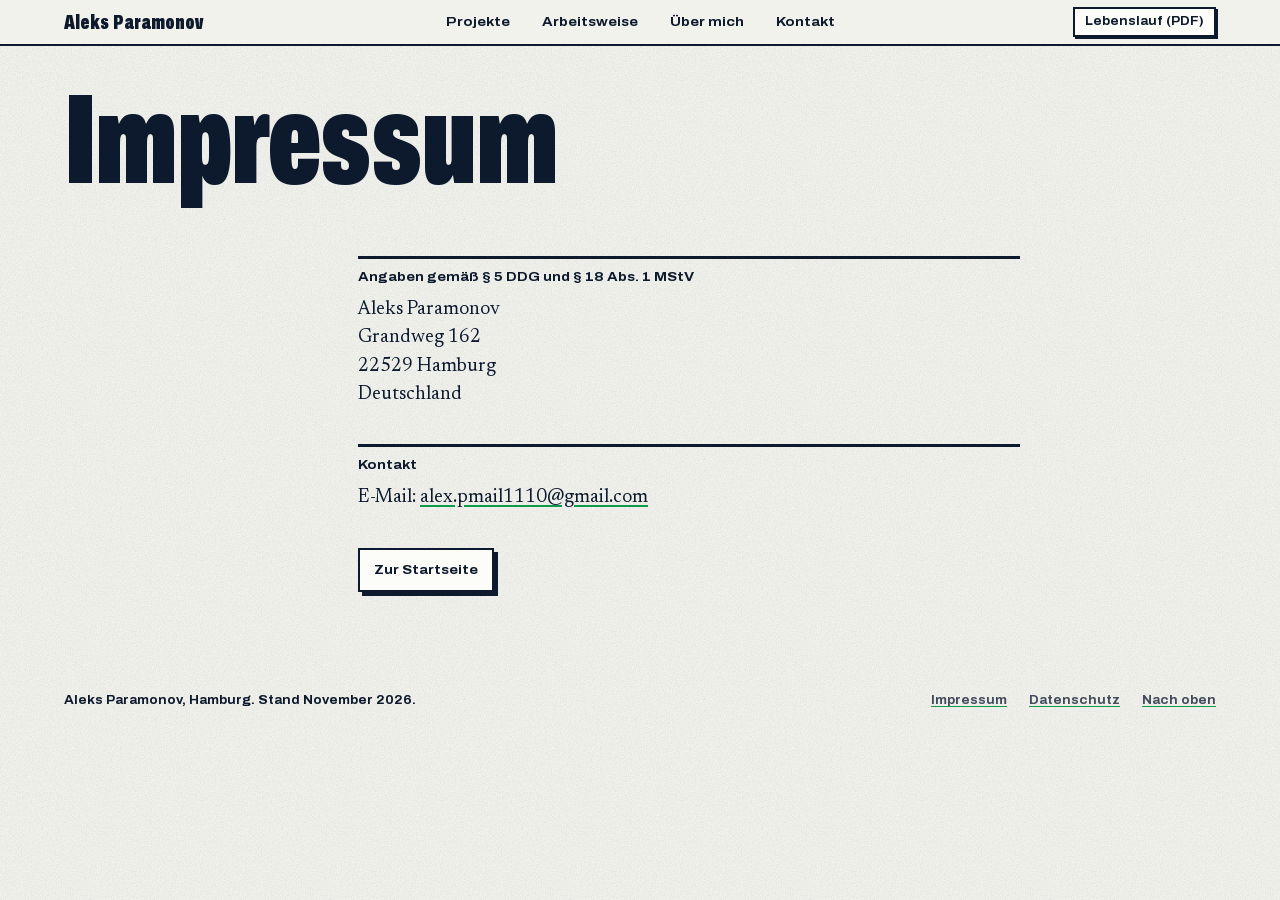
<file: impressum.html>
<!doctype html>
<html lang="de">
<head>
<meta charset="utf-8">
<meta name="viewport" content="width=device-width, initial-scale=1">
<title>Impressum. Aleks Paramonov, AI Developer in Hamburg</title>
<meta name="description" content="Impressum der Portfolio-Seite von Aleks Paramonov.">
<meta name="robots" content="noindex">
<meta property="og:title" content="Impressum. Aleks Paramonov, AI Developer in Hamburg">
<meta property="og:description" content="Impressum der Portfolio-Seite von Aleks Paramonov.">
<meta property="og:type" content="website">
<meta property="og:locale" content="de_DE">
<meta property="og:image" content="https://aleksparamonov.de/assets/kopf/teilen.jpg">
<meta property="og:image:width" content="1200">
<meta property="og:image:height" content="630">
<meta name="twitter:card" content="summary_large_image">
<meta name="theme-color" content="#F2F2EC">
<meta name="format-detection" content="telephone=no">
<link rel="icon" href="assets/icon.svg" type="image/svg+xml">
<link rel="apple-touch-icon" href="assets/icon-180.png">
<script>
document.documentElement.className += " js";
if (location.protocol !== "file:") {
  ["archivo-schmal-900", "archivo-breit-700", "newsreader-text"].forEach(function (n) {
    var l = document.createElement("link");
    l.rel = "preload"; l.as = "font"; l.type = "font/woff2"; l.crossOrigin = "anonymous";
    l.href = "assets/fonts/" + n + ".woff2";
    document.head.appendChild(l);
  });
}
</script>
<link rel="stylesheet" href="css/werkbuch.css">
<script src="js/werkbuch.js" defer></script>
</head>
<body class="unterseite">
<a class="sprung" href="#inhalt">Zum Inhalt springen</a>
<nav class="leiste" aria-label="Abschnitte der Seite">
  <div class="leiste__innen">
    <a class="leiste__marke" href="index.html#oben">Aleks Paramonov</a>
    <ul class="leiste__wege">
      <li><a href="index.html#projekte">Projekte</a></li>
      <li class="leiste__breit"><a href="index.html#arbeitsweise">Arbeitsweise</a></li>
      <li><a href="index.html#ueber-mich">Über mich</a></li>
      <li><a href="index.html#kontakt">Kontakt</a></li>
    </ul>
    <a class="leiste__pdf" href="assets/Aleks_Paramonov_Lebenslauf.pdf" target="_blank" rel="noopener">Lebenslauf<span class="leiste__lang"> (PDF)</span></a>
  </div>
  <div class="leiste__fortschritt" aria-hidden="true"><span></span></div>
</nav>

<main id="inhalt">
<section class="recht blatt" aria-labelledby="recht-titel">
  <h1 id="recht-titel">Impressum</h1>
  <div class="recht__text">
    <h2>Angaben gemäß § 5&nbsp;DDG und § 18&nbsp;Abs. 1&nbsp;MStV</h2>
    <address>
      Aleks Paramonov<br>
      Grandweg 162<br>
      22529&nbsp;Hamburg<br>
      Deutschland
    </address>

    <h2>Kontakt</h2>
    <p>E-Mail: <a href="mailto:alex.pmail1110@gmail.com">alex.pmail1110@gmail.com</a></p>
  </div>
  <p class="recht__zurueck"><a class="knopf knopf--klein" href="index.html">Zur Startseite</a></p>
</section>

</main>

<footer class="fuss blatt">
  <p>Aleks Paramonov, Hamburg. Stand November 2026.</p>
  <p class="fuss__links"><a href="impressum.html">Impressum</a> <a href="datenschutz.html">Datenschutz</a> <a href="#inhalt">Nach oben</a></p>
</footer>

</body>
</html>
</file>
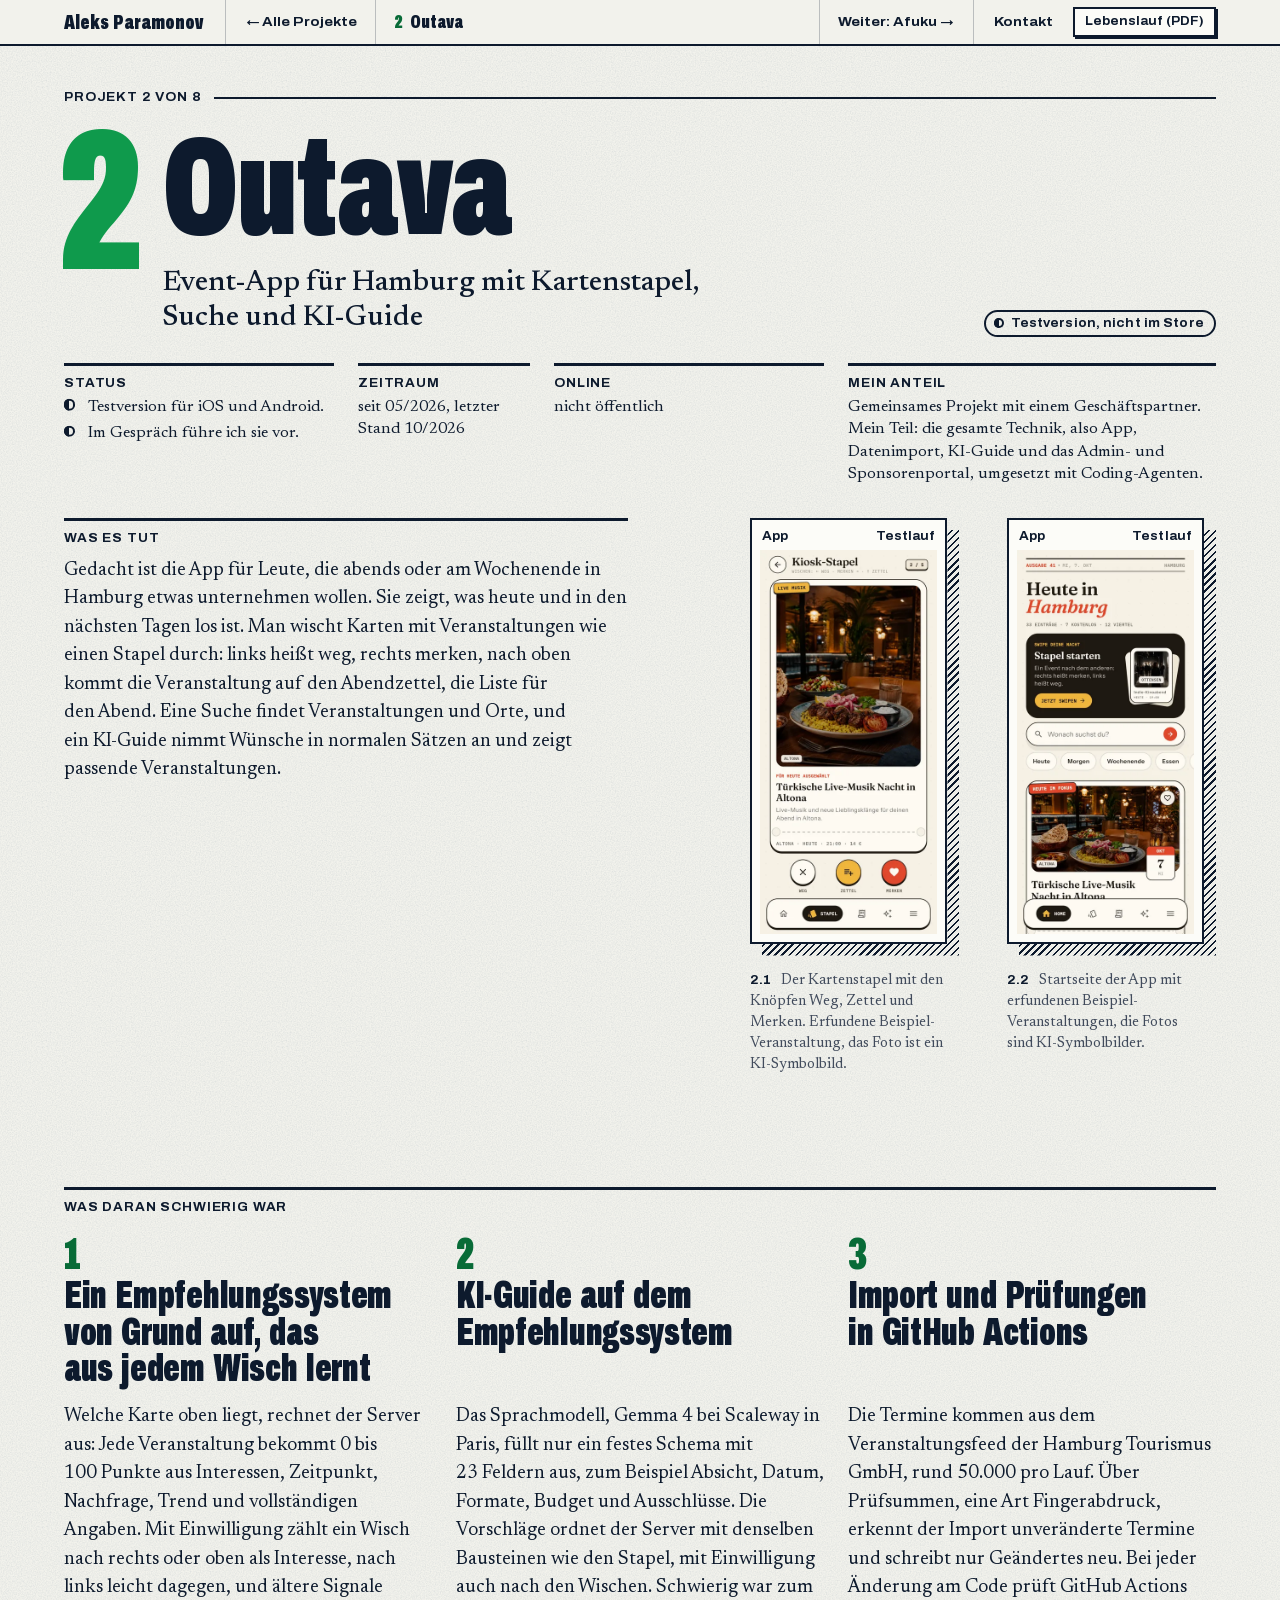
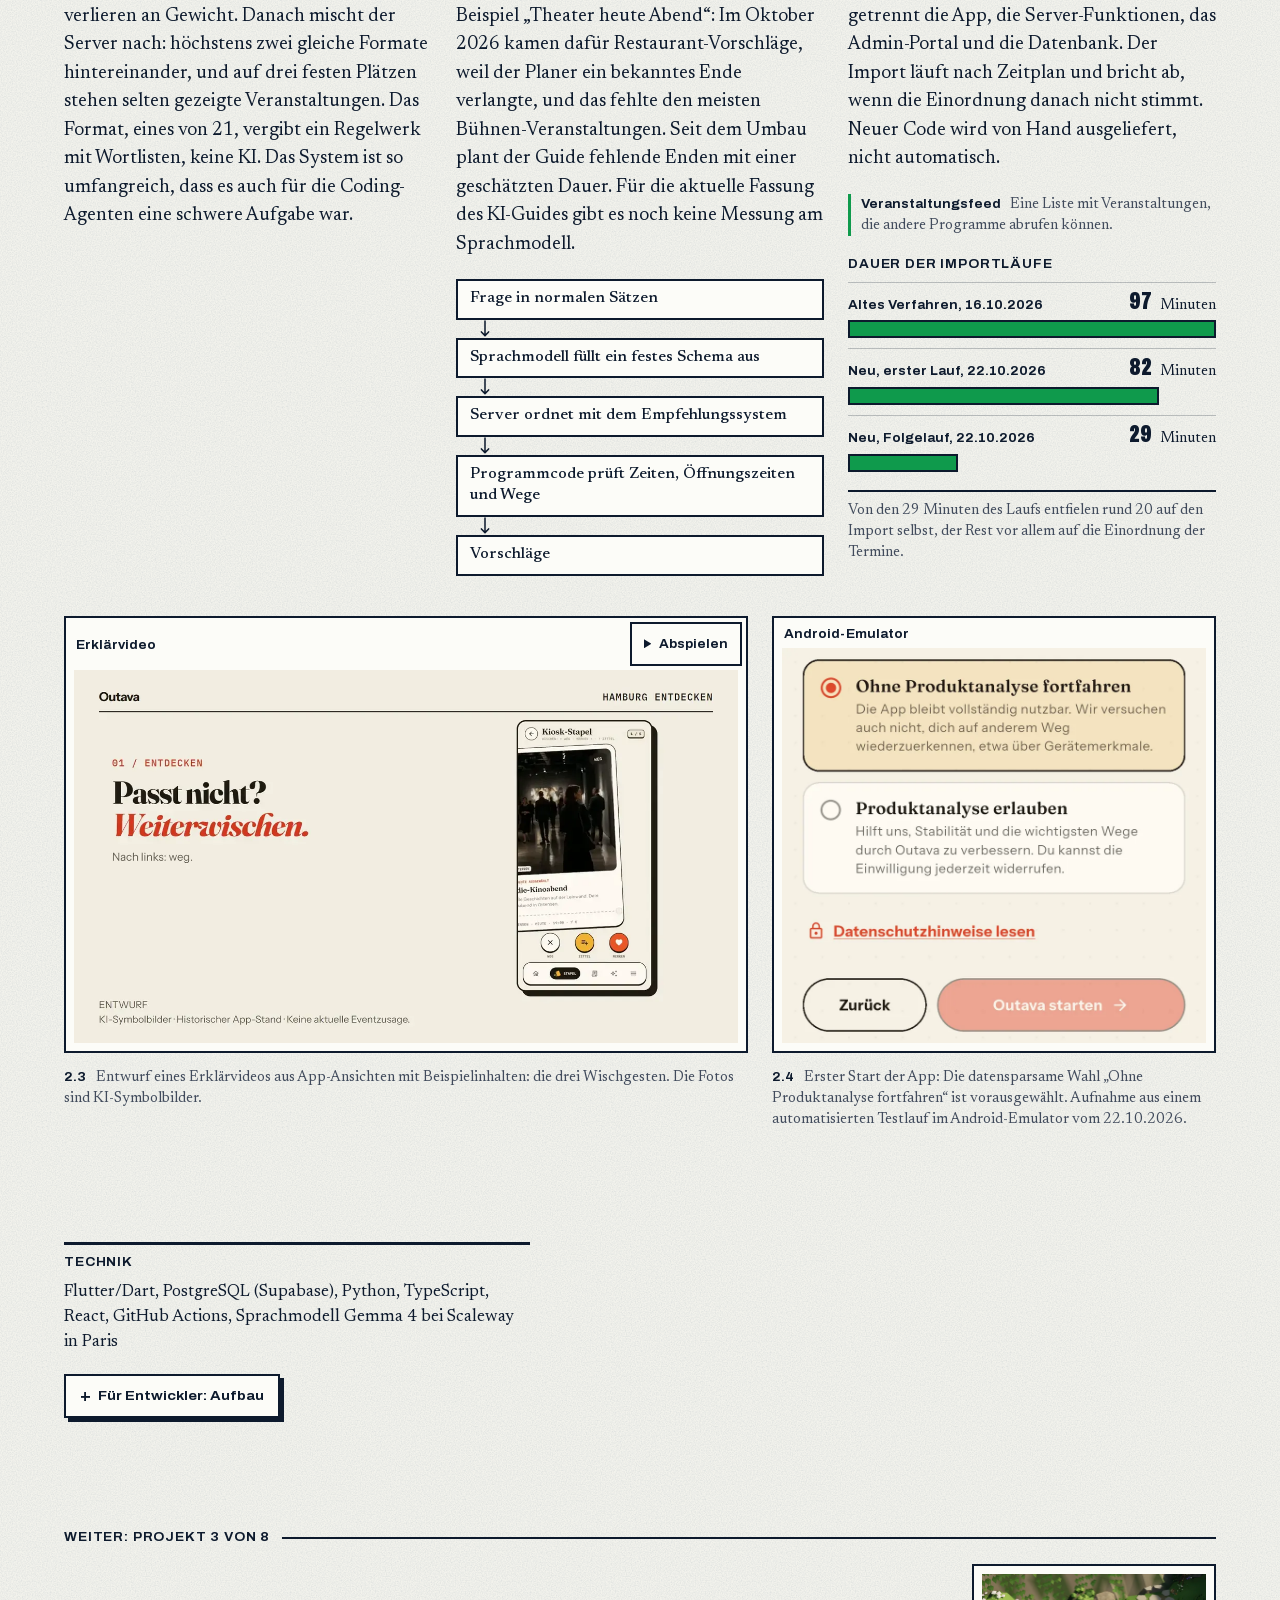
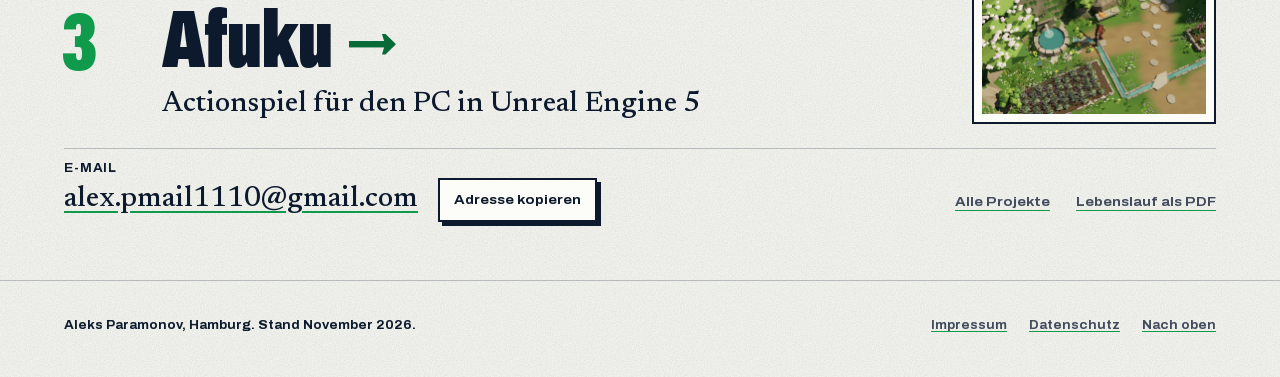
<file: outava.html>
<!doctype html>
<html lang="de">
<head>
<meta charset="utf-8">
<meta name="viewport" content="width=device-width, initial-scale=1">
<title>Outava. Aleks Paramonov, AI Developer in Hamburg</title>
<meta name="description" content="Event-App für Hamburg mit Kartenstapel, Suche und KI-Guide. Fallstudie von Aleks Paramonov, AI Developer in Hamburg.">
<meta property="og:title" content="Outava. Aleks Paramonov, AI Developer in Hamburg">
<meta property="og:description" content="Event-App für Hamburg mit Kartenstapel, Suche und KI-Guide. Fallstudie von Aleks Paramonov, AI Developer in Hamburg.">
<meta property="og:type" content="website">
<meta property="og:locale" content="de_DE">
<meta property="og:image" content="https://aleksparamonov.de/assets/kopf/teilen.jpg">
<meta property="og:image:width" content="1200">
<meta property="og:image:height" content="630">
<meta name="twitter:card" content="summary_large_image">
<meta name="theme-color" content="#F2F2EC">
<meta name="format-detection" content="telephone=no">
<link rel="icon" href="assets/icon.svg" type="image/svg+xml">
<link rel="apple-touch-icon" href="assets/icon-180.png">
<script>
document.documentElement.className += " js";
if (location.protocol !== "file:") {
  ["archivo-schmal-900", "archivo-breit-700", "newsreader-text"].forEach(function (n) {
    var l = document.createElement("link");
    l.rel = "preload"; l.as = "font"; l.type = "font/woff2"; l.crossOrigin = "anonymous";
    l.href = "assets/fonts/" + n + ".woff2";
    document.head.appendChild(l);
  });
}
</script>
<link rel="stylesheet" href="css/werkbuch.css">
<style>
#outava .projekt__kopf > .abzugreihe--hoch { grid-template-columns: repeat(2, minmax(0, 1fr)); padding-inline: 0; }
#outava .projekt__kopf > .einstieg__tut { margin-top: 28px; }
#outava .einstieg__tut > p { text-wrap: pretty; }
#outava .balken dl > div { grid-template-columns: minmax(0, 1fr); align-items: baseline; padding: 8px 0 10px; }
#outava .balken dl > div > :is(dt, dd) { grid-area: 1 / 1; }
#outava .balken dd { grid-template-columns: minmax(0, 1fr) auto; row-gap: 5px; }
#outava .balken dd > span { grid-column: 2; grid-row: 1; white-space: nowrap; }
#outava .balken dd::before { grid-column: 1 / -1; grid-row: 2; }
@container (min-width: 34rem) {
  #outava .balken dl > div { grid-template-columns: 12.5rem minmax(0, 1fr); column-gap: 14px; align-items: center; padding: 7px 0; }
  #outava .balken dl > div > dt { grid-area: auto; }
  #outava .balken dl > div > dd { grid-area: auto; grid-template-columns: minmax(0, 1fr) 6.4rem; column-gap: 10px; align-items: center; }
  #outava .balken dd::before { grid-column: 1; grid-row: 1; }
  #outava .balken dd > span { justify-self: end; }
}
#outava .punkt__text .ablauf { width: 100%; grid-template-columns: minmax(0, 1fr); row-gap: 18px; }
#outava .punkt__text .ablauf > li { padding-block: 7px 8px; }
#outava .punkt__text .ablauf > li + li::before { top: -20px; height: 18px; background-size: 14px 18px; }
@container (min-width: 40rem) {
  #outava .punkt__text .ablauf { grid-template-columns: minmax(0, 1fr); grid-auto-flow: row; row-gap: 18px; column-gap: 0; }
  #outava .punkt__text .ablauf > li + li::before {
    left: 20px; top: -20px; width: 14px; height: 18px; translate: none;
    background-image: var(--pfeil-unten); background-size: 14px 18px;
  }
}
@media (min-width: 700px) {
  #outava .projekt__kopf > .einstieg__tut { grid-column: 1 / 7; margin-top: 40px; }
  #outava .punkte .abzugreihe { grid-template-columns: minmax(0, 1fr) calc((100% - 24px) * .376512 + 19.67px); column-gap: 24px; }
}
@media (min-width: 1024px) {
  #outava .projekt__kopf > .abzugreihe { grid-column: 8 / -2; grid-row: 6; align-self: start; margin-top: 32px; }
  #outava .projekt__kopf > .einstieg__tut { grid-column: 2 / 7; grid-row: 6; align-self: start; margin-top: 32px; }
  #outava .punkte > .blatt > .abzugreihe { grid-column: 3 / -3; margin-top: 40px; }
}
@media (min-width: 1280px) {
  #outava .projekt__kopf > .abzugreihe { grid-column: 9 / -2; }
  #outava .projekt__kopf > .einstieg__tut { grid-column: 2 / 8; }
  #outava .projekt__kopf > .abzugreihe--hoch .abzug__rahmen { max-width: calc(384px * 832 / 1800 + 2 * var(--passepartout) + 4px); }
  #outava .projekt__kopf > .abzugreihe--hoch { grid-template-columns: repeat(2, max-content); justify-content: space-between; }
  #outava .projekt__kopf > .abzugreihe--hoch > .abzug { width: calc(384px * 832 / 1800 + 2 * var(--passepartout) + 4px + var(--schatten)); }
  #outava .projekt__kopf > .abzugreihe--hoch figcaption { max-width: calc(100% - var(--schatten)); }
  #outava .punkte > .blatt > .abzugreihe { grid-column: 2 / -2; }
}
</style>
<script src="js/werkbuch.js" defer></script>
</head>
<body id="oben" class="fallstudie">
<a class="sprung" href="#inhalt">Zum Inhalt springen</a>
<nav class="leiste leiste--fall" aria-label="Fallstudie">
  <div class="leiste__innen">
    <a class="leiste__marke" href="index.html#oben">Aleks Paramonov</a>
    <a class="leiste__zurueck" href="index.html#outava"><span aria-hidden="true">←</span> <span class="leiste__lang">Alle </span>Projekte</a>
    <p class="leiste__projekt"><b>2</b> <span>Outava</span></p>
    <a class="leiste__weiter" href="afuku.html" aria-label="Weiter: Afuku">Weiter<span class="leiste__lang">: Afuku</span> <span aria-hidden="true">→</span></a>
    <a class="leiste__kontakt" href="index.html#kontakt">Kontakt</a>
    <a class="leiste__pdf" href="assets/Aleks_Paramonov_Lebenslauf.pdf" target="_blank" rel="noopener">Lebenslauf<span class="leiste__lang"> (PDF)</span></a>
  </div>
  <div class="leiste__fortschritt" aria-hidden="true"><span></span></div>
</nav>

<main id="inhalt">

<article class="projekt" id="outava" aria-labelledby="outava-titel">

  <header class="projekt__kopf blatt">
    <p class="kapitelzeile"><span>Projekt 2&nbsp;von 8<span class="kapitelzeile__name"><span class="kapitelzeile__trenner">&nbsp;· </span>Aleks&nbsp;Paramonov</span></span></p>
    <p class="projekt__nr" aria-hidden="true">2</p>
    <div class="projekt__titelfeld">
      <h1 class="projekt__titel" id="outava-titel">Outava</h1>
    </div>
    <p class="projekt__kurz">Event-App für Hamburg mit Kartenstapel, Suche und KI-Guide</p>
    <p class="projekt__tor">
      <span class="stand stand--pille stand--test">Testversion, nicht im Store</span>
    </p>

    <dl class="steckbrief">
      <div>
        <dt>Status</dt>
        <dd>
          <ul class="standliste">
            <li class="stand--test">Testversion für iOS und Android.</li>
            <li class="stand--test">Im Gespräch führe ich sie vor.</li>
          </ul>
        </dd>
      </div>
      <div><dt>Zeitraum</dt><dd>seit 05/2026, letzter Stand 10/2026</dd></div>
      <div><dt>Online</dt><dd>nicht öffentlich</dd></div>
      <div><dt>Mein Anteil</dt><dd>Gemeinsames Projekt mit einem Geschäftspartner. Mein Teil: die gesamte Technik, also App, Datenimport, KI-Guide und das Admin- und Sponsorenportal, umgesetzt mit Coding-Agenten.</dd></div>
    </dl>

    <div class="abzugreihe abzugreihe--hoch">
      <figure class="abzug abzug--buehne abzug--hoch">
        <div class="abzug__flaeche">
          <div class="abzug__rahmen">
            <p class="abzug__kopf"><span>App</span><span>Testlauf</span></p>
            <a class="abzug__bild" href="assets/outava/stapel.webp" data-lupe data-lupe-art="handy">
              <img src="assets/outava/stapel-900.webp" srcset="assets/outava/stapel-900.webp 416w, assets/outava/stapel.webp 832w" sizes="(min-width: 1280px) 300px, (min-width: 700px) 330px, 46vw" width="832" height="1800" loading="eager" fetchpriority="high" decoding="async" alt="Eine große Veranstaltungskarte mit dem Foto eines gedeckten Restauranttischs, darunter Titel, Stadtteil, Uhrzeit und Preis. Unter der Karte liegen drei runde Knöpfe.">
            </a>
          </div>
        </div>
        <figcaption><b>2.1</b> Der Kartenstapel mit den Knöpfen Weg, Zettel und Merken. Erfundene Beispiel-Veranstaltung, das Foto ist ein KI-Symbolbild.</figcaption>
      </figure>
      <figure class="abzug abzug--buehne abzug--hoch">
        <div class="abzug__flaeche">
          <div class="abzug__rahmen">
            <p class="abzug__kopf"><span>App</span><span>Testlauf</span></p>
            <a class="abzug__bild" href="assets/outava/start.webp" data-lupe data-lupe-art="handy">
              <img src="assets/outava/start-900.webp" srcset="assets/outava/start-900.webp 416w, assets/outava/start.webp 832w" sizes="(min-width: 1280px) 300px, (min-width: 700px) 330px, 46vw" width="832" height="1800" loading="lazy" decoding="async" alt="App-Startseite „Heute in Hamburg“ mit einem Kasten „Stapel starten“, einem Suchfeld, Schnellfiltern wie Heute und Wochenende und einer großen Veranstaltungskarte.">
            </a>
          </div>
        </div>
        <figcaption><b>2.2</b> Startseite der App mit erfundenen Beispiel-Veranstaltungen, die Fotos sind KI-Symbolbilder.</figcaption>
      </figure>
    </div>

    <div class="einstieg__tut">
      <h2 class="rubrik">Was es tut</h2>
      <p>Gedacht ist die App für Leute, die abends oder am Wochenende in Hamburg etwas unternehmen wollen. Sie zeigt, was heute und in den nächsten Tagen los ist. Man wischt Karten mit Veranstaltungen wie einen Stapel durch: links heißt weg, rechts merken, nach oben kommt die Veranstaltung auf den Abendzettel, die Liste für den Abend. Eine Suche findet Veranstaltungen und Orte, und ein KI-Guide nimmt Wünsche in normalen Sätzen an und zeigt passende Veranstaltungen.</p>
    </div>
  </header>

  <section class="punkte" aria-labelledby="outava-punkte">
    <h2 class="punkte__titel blatt" id="outava-punkte"><span>Was daran schwierig war</span></h2>

    <div class="punkte--kurz blatt">
      <div class="punkt" id="outava-punkt-1">
        <h3><span class="punkt__nr" aria-hidden="true">1</span>Ein Empfehlungssystem von Grund auf, das aus jedem Wisch lernt</h3>
        <div class="punkt__text">
          <p>Welche Karte oben liegt, rechnet der Server aus: Jede Veranstaltung bekommt 0&nbsp;bis 100&nbsp;Punkte aus Interessen, Zeitpunkt, Nachfrage, Trend und vollständigen Angaben. Mit Einwilligung zählt ein Wisch nach rechts oder oben als Interesse, nach links leicht dagegen, und ältere Signale verlieren an Gewicht. Danach mischt der Server nach: höchstens zwei gleiche Formate hintereinander, und auf drei festen Plätzen stehen selten gezeigte Veranstaltungen. Das Format, eines von 21, vergibt ein Regelwerk mit Wortlisten, keine KI. Das System ist so umfangreich, dass es auch für die Coding-Agenten eine schwere Aufgabe war.</p>
        </div>
      </div>

      <div class="punkt" id="outava-punkt-2">
        <h3><span class="punkt__nr" aria-hidden="true">2</span>KI-Guide auf dem Empfehlungssystem</h3>
        <div class="punkt__text">
          <p>Das Sprachmodell, Gemma&nbsp;4&nbsp;bei Scaleway in Paris, füllt nur ein festes Schema mit 23&nbsp;Feldern aus, zum Beispiel Absicht, Datum, Formate, Budget und Ausschlüsse. Die Vorschläge ordnet der Server mit denselben Bausteinen wie den Stapel, mit Einwilligung auch nach den Wischen. Schwierig war zum Beispiel „Theater heute Abend“: Im Oktober 2026 kamen dafür Restaurant-Vorschläge, weil der Planer ein bekanntes Ende verlangte, und das fehlte den meisten Bühnen-Veranstaltungen. Seit dem Umbau plant der Guide fehlende Enden mit einer geschätzten Dauer. Für die aktuelle Fassung des KI-Guides gibt es noch keine Messung am Sprachmodell.</p>
          <ol class="ablauf">
            <li>Frage in normalen Sätzen</li>
            <li>Sprachmodell füllt ein festes Schema aus</li>
            <li>Server ordnet mit dem Empfehlungssystem</li>
            <li>Programmcode prüft Zeiten, Öffnungszeiten und Wege</li>
            <li>Vorschläge</li>
          </ol>
        </div>
      </div>

      <div class="punkt" id="outava-punkt-3">
        <h3><span class="punkt__nr" aria-hidden="true">3</span>Import und Prüfungen in GitHub Actions</h3>
        <div class="punkt__text">
          <p>Die Termine kommen aus dem Veranstaltungsfeed der Hamburg Tourismus GmbH, rund 50.000&nbsp;pro Lauf. Über Prüfsummen, eine Art Fingerabdruck, erkennt der Import unveränderte Termine und schreibt nur Geändertes neu. Bei jeder Änderung am Code prüft GitHub Actions getrennt die App, die Server-Funktionen, das Admin-Portal und die Datenbank. Der Import läuft nach Zeitplan und bricht ab, wenn die Einordnung danach nicht stimmt. Neuer Code wird von Hand ausgeliefert, nicht automatisch.</p>
          <p class="wort"><b>Veranstaltungsfeed</b> Eine Liste mit Veranstaltungen, die andere Programme abrufen können.</p>
          <figure class="balken">
            <figcaption class="balken__titel">Dauer der Importläufe</figcaption>
            <dl>
              <div style="--wert: 100"><dt>Altes Verfahren, 16.10.2026</dt><dd><span><span class="balken__zahl">97</span> Minuten</span></dd></div>
              <div style="--wert: 84.5"><dt>Neu, erster Lauf, 22.10.2026</dt><dd><span><span class="balken__zahl">82</span> Minuten</span></dd></div>
              <div style="--wert: 29.9"><dt>Neu, Folgelauf, 22.10.2026</dt><dd><span><span class="balken__zahl">29</span> Minuten</span></dd></div>
            </dl>
            <p class="balken__fuss">Von den 29&nbsp;Minuten des Laufs entfielen rund 20&nbsp;auf den Import selbst, der Rest vor allem auf die Einordnung der Termine.</p>
          </figure>
        </div>
      </div>
    </div>

    <div class="blatt">
      <div class="abzugreihe" data-falten="1">
        <figure class="abzug">
          <div class="abzug__flaeche">
            <div class="abzug__rahmen">
              <p class="abzug__kopf"><span>Erklärvideo</span></p>
              <div class="clip" style="--ar: 1280 / 720">
                <img class="clip__poster" src="assets/outava/wischen-poster.webp" width="1280" height="720" loading="lazy" decoding="async" alt="">
                <video muted playsinline loop preload="none" width="1280" height="720" aria-label="Video mit einem Handy-Rahmen, in dem Karten mit Veranstaltungen nacheinander nach links, nach rechts und nach oben gewischt werden. Daneben stehen kurze Erklärtexte.">
                  <source src="assets/outava/wischen-720.mp4" type="video/mp4" media="(max-width: 700px)">
                  <source src="assets/outava/wischen-1280.mp4" type="video/mp4">
                </video>
                <noscript><a class="clip__knopf" href="assets/outava/wischen-1280.mp4">Video öffnen</a></noscript>
              </div>
            </div>
          </div>
          <figcaption><b>2.3</b> Entwurf eines Erklärvideos aus App-Ansichten mit Beispielinhalten: die drei Wischgesten. Die Fotos sind KI-Symbolbilder.</figcaption>
        </figure>
        <figure class="abzug">
          <div class="abzug__flaeche">
            <div class="abzug__rahmen">
              <p class="abzug__kopf"><span>Android-Emulator</span></p>
              <a class="abzug__bild" href="assets/outava/einwilligung-wahl.webp" data-lupe>
                <img src="assets/outava/einwilligung-wahl-900.webp" srcset="assets/outava/einwilligung-wahl-900.webp 900w, assets/outava/einwilligung-wahl.webp 1080w" sizes="(min-width: 1024px) 420px, (min-width: 700px) 36vw, 92vw" width="1080" height="1006" loading="lazy" decoding="async" alt="Einwilligungsseite mit zwei Optionen. Die Option „Ohne Produktanalyse fortfahren“ ist markiert, darunter liegen der Link zu den Datenschutzhinweisen und der Knopf „Outava starten“.">
              </a>
            </div>
          </div>
          <figcaption><b>2.4</b> Erster Start der App: Die datensparsame Wahl „Ohne Produktanalyse fortfahren“ ist vorausgewählt. Aufnahme aus einem automatisierten Testlauf im Android-Emulator vom 22.10.2026.</figcaption>
        </figure>
      </div>
    </div>
  </section>

  <div class="projekt__ende blatt">
    <div class="technik">
      <h2 class="rubrik">Technik</h2>
      <p>Flutter/Dart, PostgreSQL (Supabase), Python, TypeScript, React, GitHub Actions, Sprachmodell Gemma&nbsp;4&nbsp;bei Scaleway in Paris</p>
      <details class="aufbau">
        <summary>Für Entwickler: Aufbau</summary>
        <ol class="ablauf">
          <li>Veranstaltungsfeed der Hamburg Tourismus GmbH</li>
          <li>Import in GitHub Actions, mit Zwischenspeicher</li>
          <li>PostgreSQL bei Supabase</li>
          <li>Suche auf dem Server, Treffer seitenweise</li>
          <li>App in Flutter</li>
        </ol>
        <p>Der KI-Guide läuft als Supabase Edge Function in TypeScript und nutzt Gemma&nbsp;4&nbsp;über Scaleway in Paris.</p>
        <p>Der Suchindex umfasste am 11.09.2026 rund 59.000&nbsp;Veranstaltungen und über 24.000&nbsp;Orte. Bei den Veranstaltungen sind das mehr, als der Feed an diesem Tag lieferte, weil der Index auch den vorhandenen Bestand enthält. Für App, Server, Portal und Datenimport gibt es über 2.500&nbsp;automatisierte Tests (Stand 22.10.2026).</p>
      </details>
    </div>
  </div>

  <nav class="fall-ende blatt" aria-label="Weiter">
    <p class="fall-ende__kapitel">Weiter: Projekt 3&nbsp;von 8</p>
    <a class="fall-ende__naechstes" href="afuku.html">
      <span class="fall-ende__ziffer" aria-hidden="true">3</span>
      <span class="fall-ende__name">Afuku</span>
      <span class="fall-ende__kurz">Actionspiel für den PC in Unreal Engine&nbsp;5</span>
      <img class="fall-ende__bild" src="assets/projekte/afuku-900.webp" alt="" width="900" height="563" loading="lazy">
    </a>
    <p class="fall-ende__kontakt"><span class="kontakt__art">E-Mail</span> <a href="mailto:alex.pmail1110@gmail.com?subject=AI%20Developer%2C%20Aleks%20Paramonov">alex.pmail1110@gmail.com</a>
      <button class="knopf knopf--klein kontakt__kopieren" type="button" data-kopieren="alex.pmail1110@gmail.com" hidden>Adresse kopieren</button></p>
    <p class="fall-ende__wege"><a href="index.html#outava">Alle Projekte</a> <a href="assets/Aleks_Paramonov_Lebenslauf.pdf" target="_blank" rel="noopener">Lebenslauf als PDF</a></p>
  </nav>
</article>

</main>

<footer class="fuss blatt">
  <p>Aleks Paramonov, Hamburg. Stand November 2026.</p>
  <p class="fuss__links"><a href="impressum.html">Impressum</a> <a href="datenschutz.html">Datenschutz</a> <a href="#inhalt">Nach oben</a></p>
</footer>

</body>
</html>
</file>
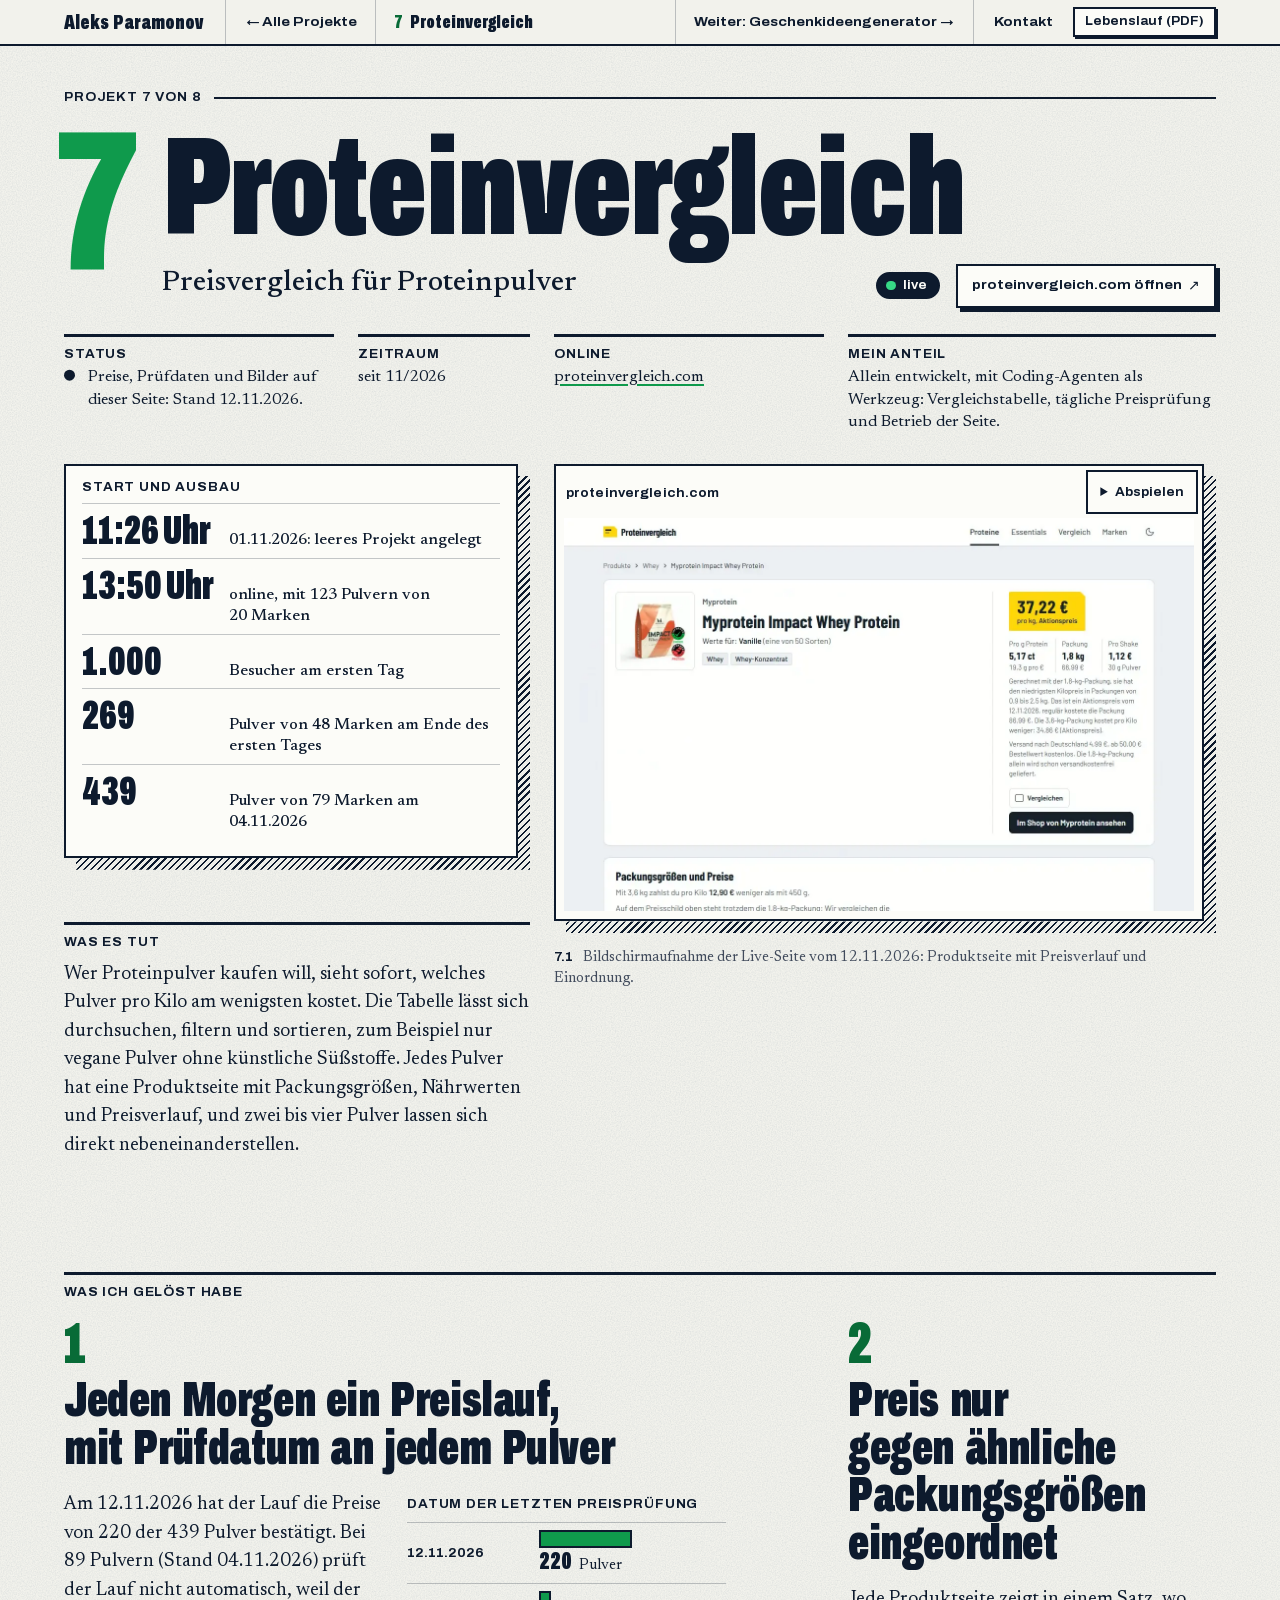
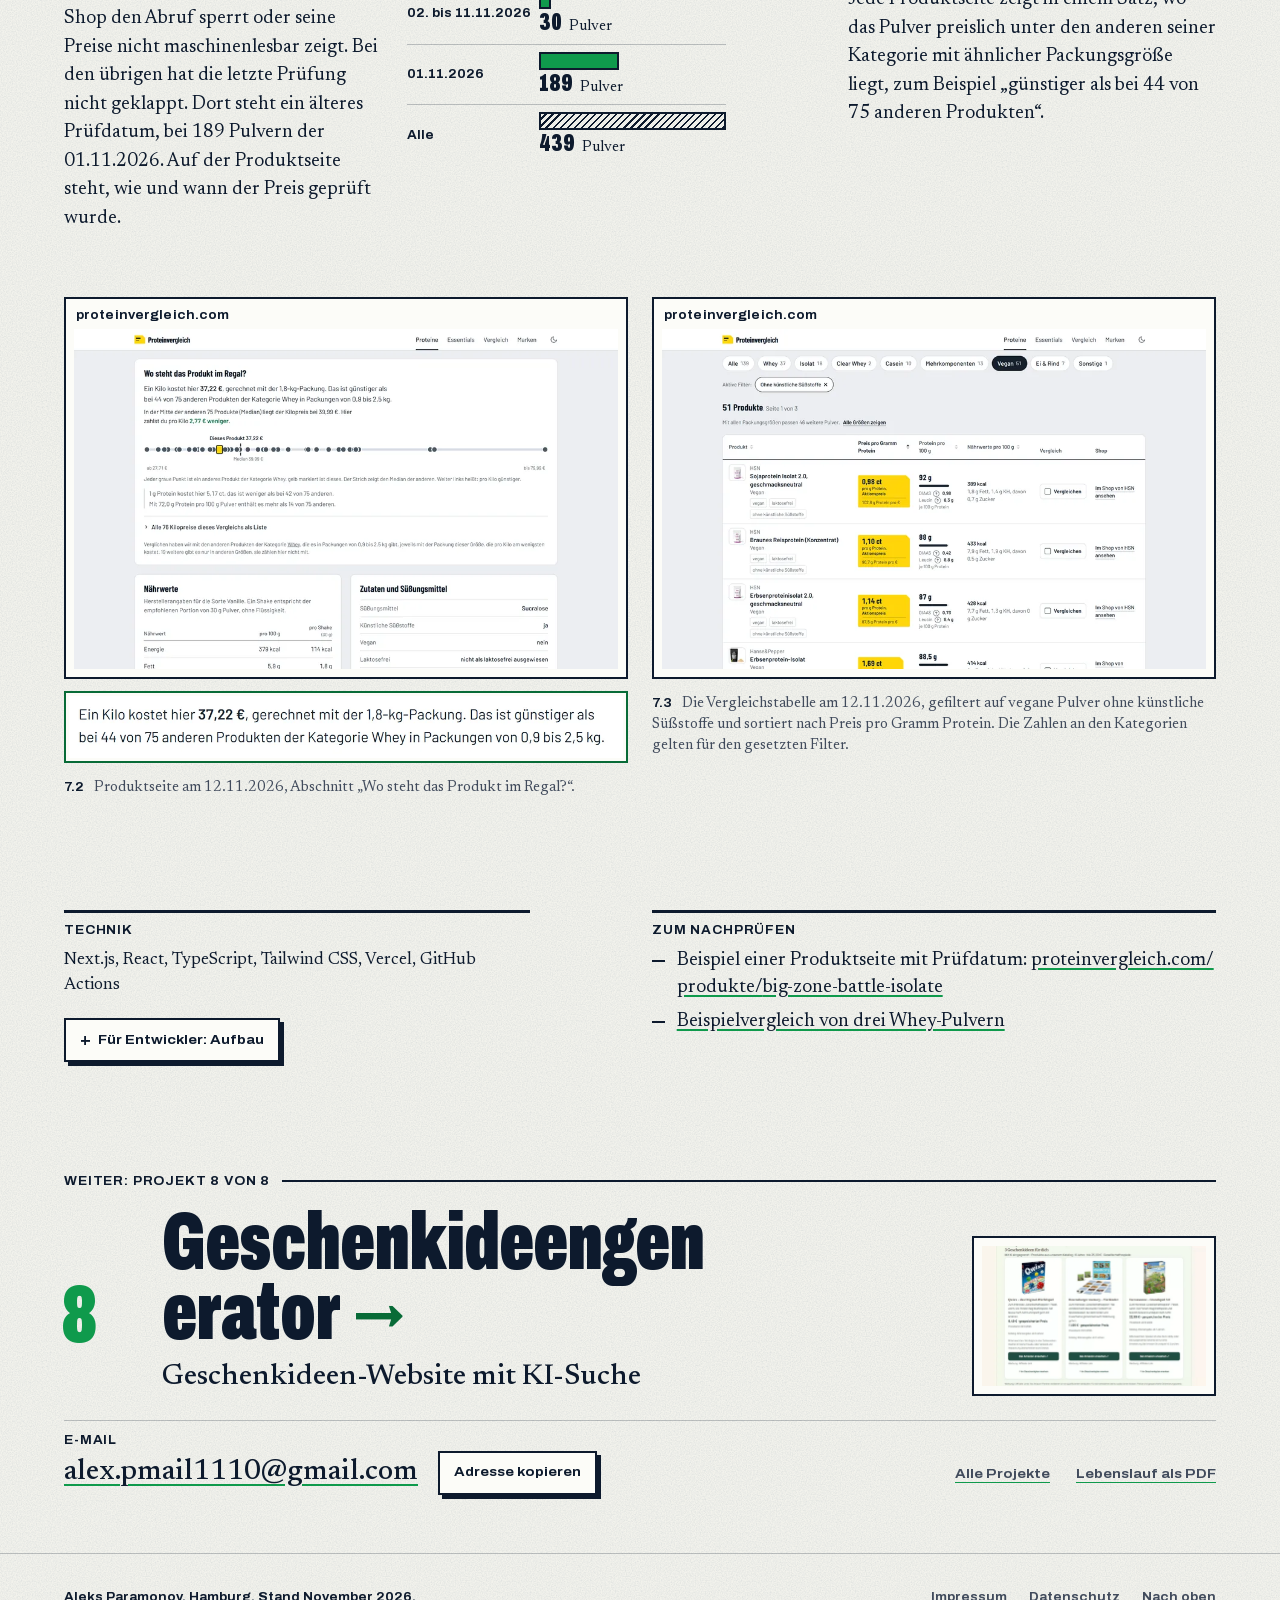
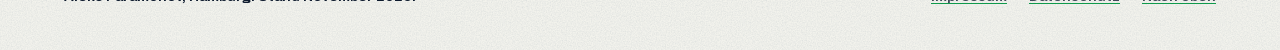
<file: proteinvergleich.html>
<!doctype html>
<html lang="de">
<head>
<meta charset="utf-8">
<meta name="viewport" content="width=device-width, initial-scale=1">
<title>Proteinvergleich. Aleks Paramonov, AI Developer in Hamburg</title>
<meta name="description" content="Preisvergleich für Proteinpulver. Fallstudie von Aleks Paramonov, AI Developer in Hamburg.">
<meta property="og:title" content="Proteinvergleich. Aleks Paramonov, AI Developer in Hamburg">
<meta property="og:description" content="Preisvergleich für Proteinpulver. Fallstudie von Aleks Paramonov, AI Developer in Hamburg.">
<meta property="og:type" content="website">
<meta property="og:locale" content="de_DE">
<meta property="og:image" content="https://aleksparamonov.de/assets/kopf/teilen.jpg">
<meta property="og:image:width" content="1200">
<meta property="og:image:height" content="630">
<meta name="twitter:card" content="summary_large_image">
<meta name="theme-color" content="#F2F2EC">
<meta name="format-detection" content="telephone=no">
<link rel="icon" href="assets/icon.svg" type="image/svg+xml">
<link rel="apple-touch-icon" href="assets/icon-180.png">
<script>
document.documentElement.className += " js";
if (location.protocol !== "file:") {
  ["archivo-schmal-900", "archivo-breit-700", "newsreader-text"].forEach(function (n) {
    var l = document.createElement("link");
    l.rel = "preload"; l.as = "font"; l.type = "font/woff2"; l.crossOrigin = "anonymous";
    l.href = "assets/fonts/" + n + ".woff2";
    document.head.appendChild(l);
  });
}
</script>
<link rel="stylesheet" href="css/werkbuch.css">
<style>
#proteinvergleich .projekt__kopf .zahlen th { font-size: 2.1rem; padding-right: 16px; }
#proteinvergleich .projekt__kopf .zahlen td { padding-top: 10px; }
#proteinvergleich .projekt__kopf > .einstieg__tut { margin-top: 44px; }
#proteinvergleich .balken dl > div { grid-template-columns: 7.6rem minmax(0, 1fr); }
#proteinvergleich .balken dt { white-space: nowrap; }
#proteinvergleich .punkt__text > .balken { margin-top: 22px; }
@media (min-width: 700px) {
  #proteinvergleich .projekt__kopf .zahlen th { font-size: 2.5rem; }
}
@media (min-width: 1024px) and (max-width: 1279.98px) {
  #proteinvergleich .projekt__kopf .zahlen th { font-size: 2.1rem; }
}
@media (min-width: 700px) and (max-width: 1023.98px) {
  #proteinvergleich .projekt__kopf > .einstieg__tut { grid-column: 1 / 7; margin-top: 56px; }
}
@media (min-width: 1024px) {
  #proteinvergleich .projekt__kopf > .zettel { grid-column: 2 / 7; max-width: none; }
  #proteinvergleich .projekt__kopf > .abzug--buehne { grid-column: 7 / -2; grid-row: span 2; }
  #proteinvergleich .projekt__kopf > .einstieg__tut { grid-column: 2 / 7; grid-row: auto; margin-top: 52px; }
  #proteinvergleich .punkte--kurz > .punkt:nth-child(1) { grid-column: 2 / 8; }
  #proteinvergleich .punkte--kurz > .punkt:nth-child(2) { grid-column: 8 / -2; }
}
@media (min-width: 1280px) {
  #proteinvergleich .punkte--kurz > .punkt:nth-child(1) { grid-column: 2 / 9; }
  #proteinvergleich .punkte--kurz > .punkt:nth-child(2) { grid-column: 10 / -2; }
  #proteinvergleich .punkte--kurz > .punkt:nth-child(1) > .punkt__text {
    display: grid; grid-template-columns: minmax(0, 1fr) minmax(0, 1fr); column-gap: 24px; align-items: start;
  }
  #proteinvergleich .punkt__text > .balken { margin-top: 5px; max-width: none; }
}
</style>
<script src="js/werkbuch.js" defer></script>
</head>
<body id="oben" class="fallstudie">
<a class="sprung" href="#inhalt">Zum Inhalt springen</a>
<nav class="leiste leiste--fall" aria-label="Fallstudie">
  <div class="leiste__innen">
    <a class="leiste__marke" href="index.html#oben">Aleks Paramonov</a>
    <a class="leiste__zurueck" href="index.html#proteinvergleich"><span aria-hidden="true">←</span> <span class="leiste__lang">Alle </span>Projekte</a>
    <p class="leiste__projekt"><b>7</b> <span>Proteinvergleich</span></p>
    <a class="leiste__weiter" href="geschenkideen.html" aria-label="Weiter: Geschenkideengenerator">Weiter<span class="leiste__lang">: Geschenkideengenerator</span> <span aria-hidden="true">→</span></a>
    <a class="leiste__kontakt" href="index.html#kontakt">Kontakt</a>
    <a class="leiste__pdf" href="assets/Aleks_Paramonov_Lebenslauf.pdf" target="_blank" rel="noopener">Lebenslauf<span class="leiste__lang"> (PDF)</span></a>
  </div>
  <div class="leiste__fortschritt" aria-hidden="true"><span></span></div>
</nav>

<main id="inhalt">

<article class="projekt" id="proteinvergleich" aria-labelledby="proteinvergleich-titel">

  <header class="projekt__kopf blatt">
    <p class="kapitelzeile"><span>Projekt 7&nbsp;von 8<span class="kapitelzeile__name"><span class="kapitelzeile__trenner">&nbsp;· </span>Aleks&nbsp;Paramonov</span></span></p>
    <p class="projekt__nr" aria-hidden="true">7</p>
    <div class="projekt__titelfeld">
      <h1 class="projekt__titel" id="proteinvergleich-titel">Protein&shy;vergleich</h1>
    </div>
    <p class="projekt__kurz">Preisvergleich für Proteinpulver</p>
    <p class="projekt__tor">
      <span class="stand stand--pille stand--live">live</span>
      <a class="knopf knopf--klein" href="https://www.proteinvergleich.com/" rel="noopener">proteinvergleich.com öffnen</a>
    </p>

    <dl class="steckbrief">
      <div>
        <dt>Status</dt>
        <dd>
          <ul class="standliste">
            <li class="stand--live">Preise, Prüfdaten und Bilder auf dieser Seite: Stand 12.11.2026.</li>
          </ul>
        </dd>
      </div>
      <div><dt>Zeitraum</dt><dd>seit 11/2026</dd></div>
      <div><dt>Online</dt><dd><a href="https://www.proteinvergleich.com/" rel="noopener">protein<wbr>vergleich.com</a></dd></div>
      <div><dt>Mein Anteil</dt><dd>Allein entwickelt, mit Coding-Agenten als Werkzeug: Vergleichstabelle, tägliche Preisprüfung und Betrieb der Seite.</dd></div>
    </dl>

    <div class="zettel">
      <table class="zahlen">
        <caption>Start und Ausbau</caption>
        <tbody>
          <tr><th scope="row">11:26&nbsp;Uhr</th><td>01.11.2026: leeres Projekt angelegt</td></tr>
          <tr><th scope="row">13:50&nbsp;Uhr</th><td>online, mit 123&nbsp;Pulvern von 20&nbsp;Marken</td></tr>
          <tr><th scope="row">1.000</th><td>Besucher am ersten Tag</td></tr>
          <tr><th scope="row">269</th><td>Pulver von 48&nbsp;Marken am Ende des ersten Tages</td></tr>
          <tr><th scope="row">439</th><td>Pulver von 79&nbsp;Marken am 04.11.2026</td></tr>
        </tbody>
      </table>
    </div>

    <figure class="abzug abzug--buehne">
      <div class="abzug__flaeche">
        <div class="abzug__rahmen">
          <p class="abzug__kopf"><span>proteinvergleich.com</span></p>
          <div class="clip" style="--ar: 1280 / 800">
            <img class="clip__poster" src="assets/proteinvergleich/produktseite-poster.webp" width="1280" height="800" loading="eager" fetchpriority="high" decoding="async" alt="">
            <video muted playsinline loop preload="none" width="1280" height="800" aria-label="Video einer Produktseite von Proteinvergleich. Die Seite läuft nach unten zum Preisverlauf und zu einer Punktreihe der Kilopreise. Am Ende klappt die Liste der Kilopreise auf.">
              <source src="assets/proteinvergleich/produktseite-720.mp4" type="video/mp4" media="(max-width: 700px)">
              <source src="assets/proteinvergleich/produktseite-1280.mp4" type="video/mp4">
            </video>
            <noscript><a class="clip__knopf" href="assets/proteinvergleich/produktseite-1280.mp4">Video öffnen</a></noscript>
          </div>
        </div>
      </div>
      <figcaption><b>7.1</b> Bildschirmaufnahme der Live-Seite vom 12.11.2026: Produktseite mit Preisverlauf und Einordnung.</figcaption>
    </figure>

    <div class="einstieg__tut">
      <h2 class="rubrik">Was es tut</h2>
      <p>Wer Proteinpulver kaufen will, sieht sofort, welches Pulver pro Kilo am wenigsten kostet. Die Tabelle lässt sich durchsuchen, filtern und sortieren, zum Beispiel nur vegane Pulver ohne künstliche Süßstoffe. Jedes Pulver hat eine Produktseite mit Packungsgrößen, Nährwerten und Preisverlauf, und zwei bis vier Pulver lassen sich direkt nebeneinanderstellen.</p>
    </div>
  </header>

  <section class="punkte" aria-labelledby="proteinvergleich-punkte">
    <h2 class="punkte__titel blatt" id="proteinvergleich-punkte"><span>Was ich gelöst habe</span></h2>
    <div class="punkte--kurz blatt">
      <div class="punkt" id="proteinvergleich-punkt-1">
        <h3><span class="punkt__nr" aria-hidden="true">1</span>Jeden Morgen ein Preislauf, mit Prüfdatum an jedem Pulver</h3>
        <div class="punkt__text">
          <p>Am 12.11.2026 hat der Lauf die Preise von 220&nbsp;der 439&nbsp;Pulver bestätigt. Bei 89&nbsp;Pulvern (Stand 04.11.2026) prüft der Lauf nicht automatisch, weil der Shop den Abruf sperrt oder seine Preise nicht maschinenlesbar zeigt. Bei den übrigen hat die letzte Prüfung nicht geklappt. Dort steht ein älteres Prüfdatum, bei 189&nbsp;Pulvern der 01.11.2026. Auf der Produktseite steht, wie und wann der Preis geprüft wurde.</p>
          <figure class="balken">
            <figcaption class="balken__titel">Datum der letzten Preisprüfung</figcaption>
            <dl>
              <div style="--wert: 50.1"><dt>12.11.2026</dt><dd><span><span class="balken__zahl">220</span> Pulver</span></dd></div>
              <div style="--wert: 6.8"><dt>02. bis 11.11.2026</dt><dd><span><span class="balken__zahl">30</span> Pulver</span></dd></div>
              <div style="--wert: 43.1"><dt>01.11.2026</dt><dd><span><span class="balken__zahl">189</span> Pulver</span></dd></div>
              <div class="balken__mass" style="--wert: 100"><dt>Alle</dt><dd><span><span class="balken__zahl">439</span> Pulver</span></dd></div>
            </dl>
          </figure>
        </div>
      </div>
      <div class="punkt" id="proteinvergleich-punkt-2">
        <h3><span class="punkt__nr" aria-hidden="true">2</span>Preis nur gegen ähnliche Packungsgrößen eingeordnet</h3>
        <div class="punkt__text">
          <p>Jede Produktseite zeigt in einem Satz, wo das Pulver preislich unter den anderen seiner Kategorie mit ähnlicher Packungsgröße liegt, zum Beispiel „günstiger als bei 44&nbsp;von 75&nbsp;anderen Produkten“.</p>
        </div>
      </div>
    </div>

    <div class="blatt">
      <div class="abzugreihe" data-falten="1">
        <figure class="abzug">
          <div class="abzug__flaeche">
            <div class="abzug__rahmen">
              <p class="abzug__kopf"><span>proteinvergleich.com</span></p>
              <a class="abzug__bild" href="assets/proteinvergleich/regal.webp" data-lupe>
                <img src="assets/proteinvergleich/regal-900.webp" srcset="assets/proteinvergleich/regal-900.webp 900w, assets/proteinvergleich/regal.webp 1800w" sizes="(min-width: 1024px) 46vw, (min-width: 700px) 46vw, 92vw" width="1800" height="1125" loading="lazy" decoding="async" alt="Abschnitt „Wo steht das Produkt im Regal?“ mit einer Punktreihe von 76 Whey-Produkten nach Kilopreis. Das gewählte Produkt ist gelb markiert, darüber steht der Satz, dass es günstiger ist als 44 von 75 anderen.">
              </a>
            </div>
            <span class="abzug__ausschnitt"><img src="assets/proteinvergleich/regal-ausschnitt.webp" width="1000" height="111" loading="lazy" decoding="async" alt="Vergrößerte Zeilen aus dem Bild. Dort steht: Das ist günstiger als bei 44 von 75 anderen Produkten."></span>
          </div>
          <figcaption><b>7.2</b> Produktseite am 12.11.2026, Abschnitt „Wo steht das Produkt im Regal?“.</figcaption>
        </figure>
        <figure class="abzug">
          <div class="abzug__flaeche">
            <div class="abzug__rahmen">
              <p class="abzug__kopf"><span>proteinvergleich.com</span></p>
              <a class="abzug__bild" href="assets/proteinvergleich/tabelle-vegan.webp" data-lupe>
                <img src="assets/proteinvergleich/tabelle-vegan-900.webp" srcset="assets/proteinvergleich/tabelle-vegan-900.webp 900w, assets/proteinvergleich/tabelle-vegan.webp 1800w" sizes="(min-width: 1024px) 46vw, (min-width: 700px) 46vw, 92vw" width="1800" height="1125" loading="lazy" decoding="async" alt="Tabelle mit 51 Proteinpulvern, gefiltert auf vegan, ohne künstliche Süßstoffe und eine Packungsgröße. Jede Zeile zeigt Marke, Produkt, ein gelbes Preisschild, den Proteingehalt und die Nährwerte.">
              </a>
            </div>
          </div>
          <figcaption><b>7.3</b> Die Vergleichstabelle am 12.11.2026, gefiltert auf vegane Pulver ohne künstliche Süßstoffe und sortiert nach Preis pro Gramm Protein. Die Zahlen an den Kategorien gelten für den gesetzten Filter.</figcaption>
        </figure>
      </div>
    </div>
  </section>

  <div class="projekt__ende blatt">
    <div class="technik">
      <h2 class="rubrik">Technik</h2>
      <p>Next.js, React, TypeScript, Tailwind CSS, Vercel, GitHub Actions</p>
      <details class="aufbau">
        <summary>Für Entwickler: Aufbau</summary>
        <ol class="ablauf">
          <li>Preislauf in GitHub Actions, jeden Morgen um 04:17&nbsp;UTC</li>
          <li>Produktdaten als JSON-Dateien im Repository, keine Datenbank</li>
          <li>Prüfskript vor jedem Bau</li>
          <li>Next.js, gebaut und gehostet bei Vercel</li>
          <li>Vergleichstabelle und Produktseiten</li>
        </ol>
      </details>
    </div>
    <div class="belege">
      <h2 class="rubrik">Zum Nachprüfen</h2>
      <ul>
        <li>Beispiel einer Produktseite mit Prüfdatum: <a href="https://www.proteinvergleich.com/produkte/big-zone-battle-isolate" rel="noopener">proteinvergleich.com/<wbr>produkte/<wbr>big-zone-battle-isolate</a></li>
        <li><a href="https://www.proteinvergleich.com/vergleich?ids=myprotein-impact-whey-protein,esn-designer-whey-protein,bodylab24-whey-protein" rel="noopener">Beispielvergleich von drei Whey-Pulvern</a></li>
      </ul>
    </div>
  </div>

  <nav class="fall-ende blatt" aria-label="Weiter">
    <p class="fall-ende__kapitel">Weiter: Projekt 8&nbsp;von 8</p>
    <a class="fall-ende__naechstes" href="geschenkideen.html">
      <span class="fall-ende__ziffer" aria-hidden="true">8</span>
      <span class="fall-ende__name">Geschenkideengenerator</span>
      <span class="fall-ende__kurz">Geschenkideen-Website mit KI-Suche</span>
      <img class="fall-ende__bild" src="assets/projekte/geschenkideen-900.webp" alt="" width="900" height="563" loading="lazy">
    </a>
    <p class="fall-ende__kontakt"><span class="kontakt__art">E-Mail</span> <a href="mailto:alex.pmail1110@gmail.com?subject=AI%20Developer%2C%20Aleks%20Paramonov">alex.pmail1110@gmail.com</a>
      <button class="knopf knopf--klein kontakt__kopieren" type="button" data-kopieren="alex.pmail1110@gmail.com" hidden>Adresse kopieren</button></p>
    <p class="fall-ende__wege"><a href="index.html#proteinvergleich">Alle Projekte</a> <a href="assets/Aleks_Paramonov_Lebenslauf.pdf" target="_blank" rel="noopener">Lebenslauf als PDF</a></p>
  </nav>
</article>

</main>

<footer class="fuss blatt">
  <p>Aleks Paramonov, Hamburg. Stand November 2026.</p>
  <p class="fuss__links"><a href="impressum.html">Impressum</a> <a href="datenschutz.html">Datenschutz</a> <a href="#inhalt">Nach oben</a></p>
</footer>

</body>
</html>
</file>
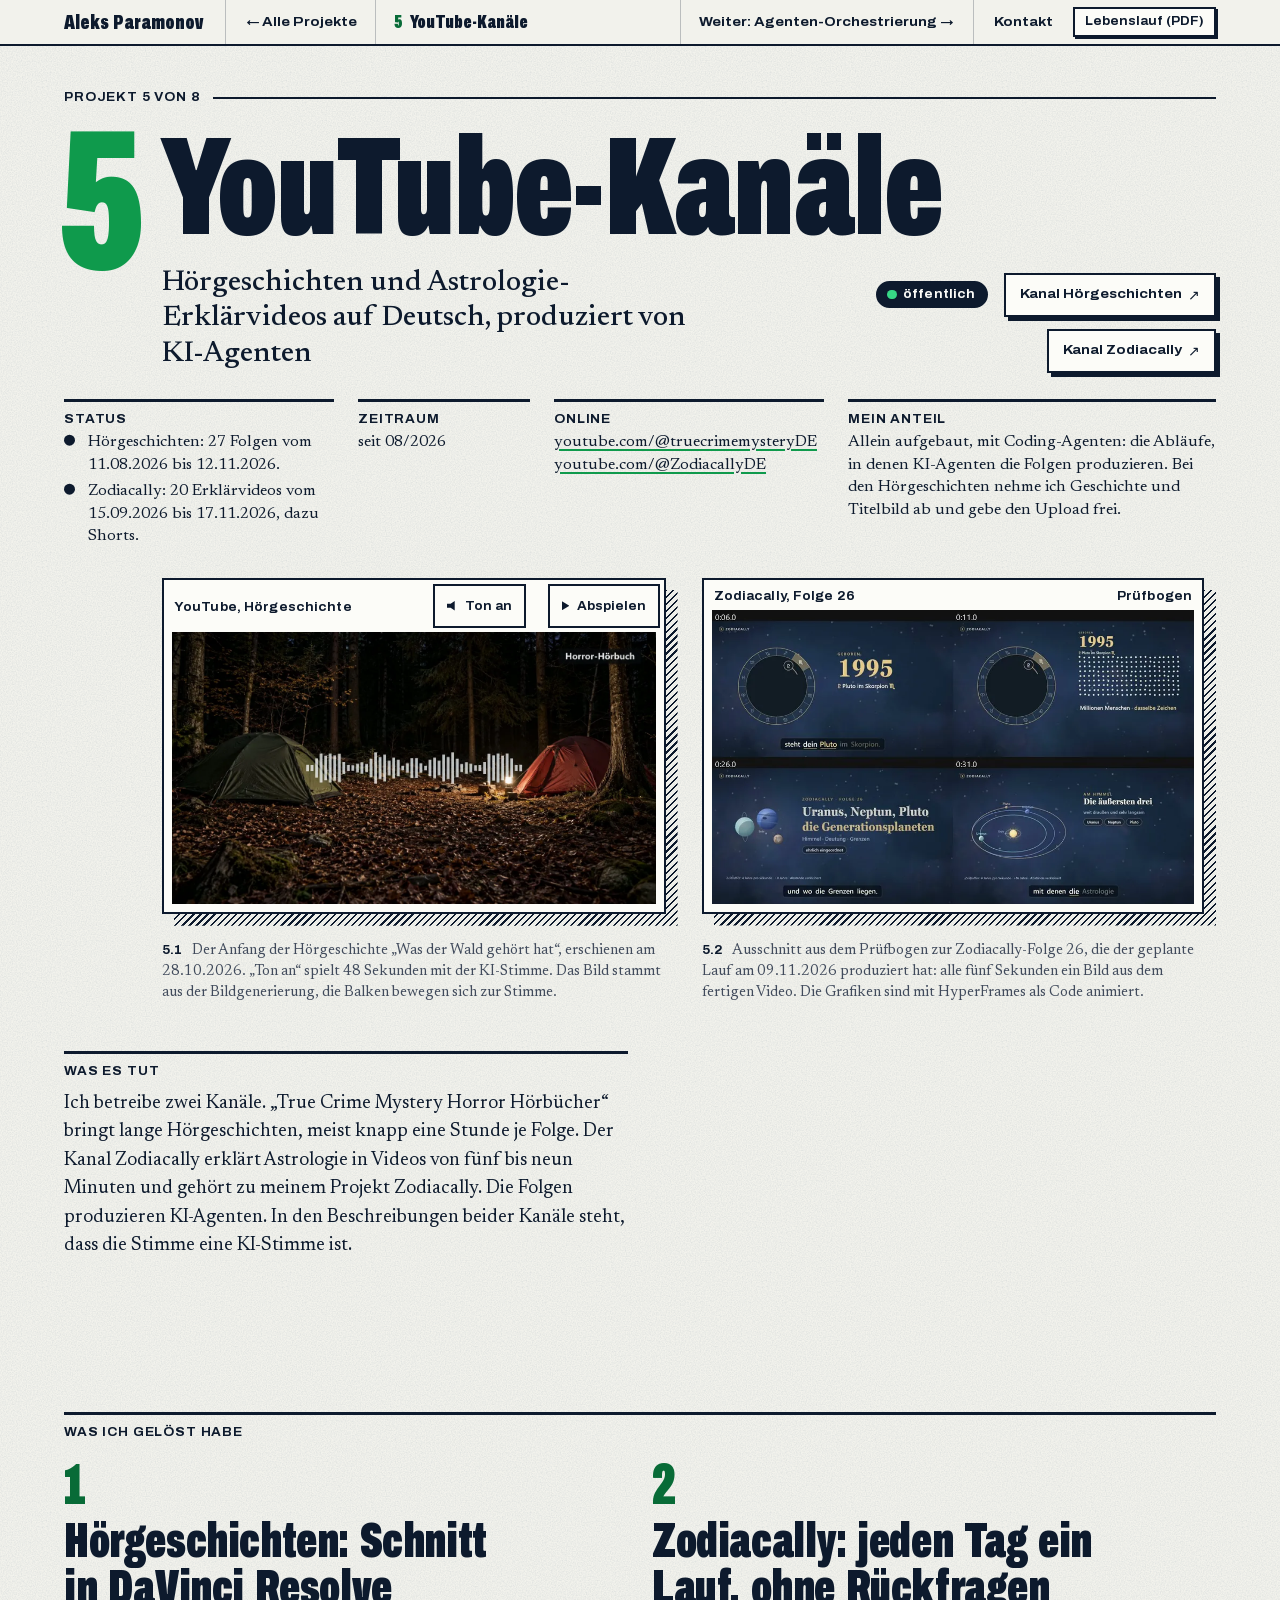
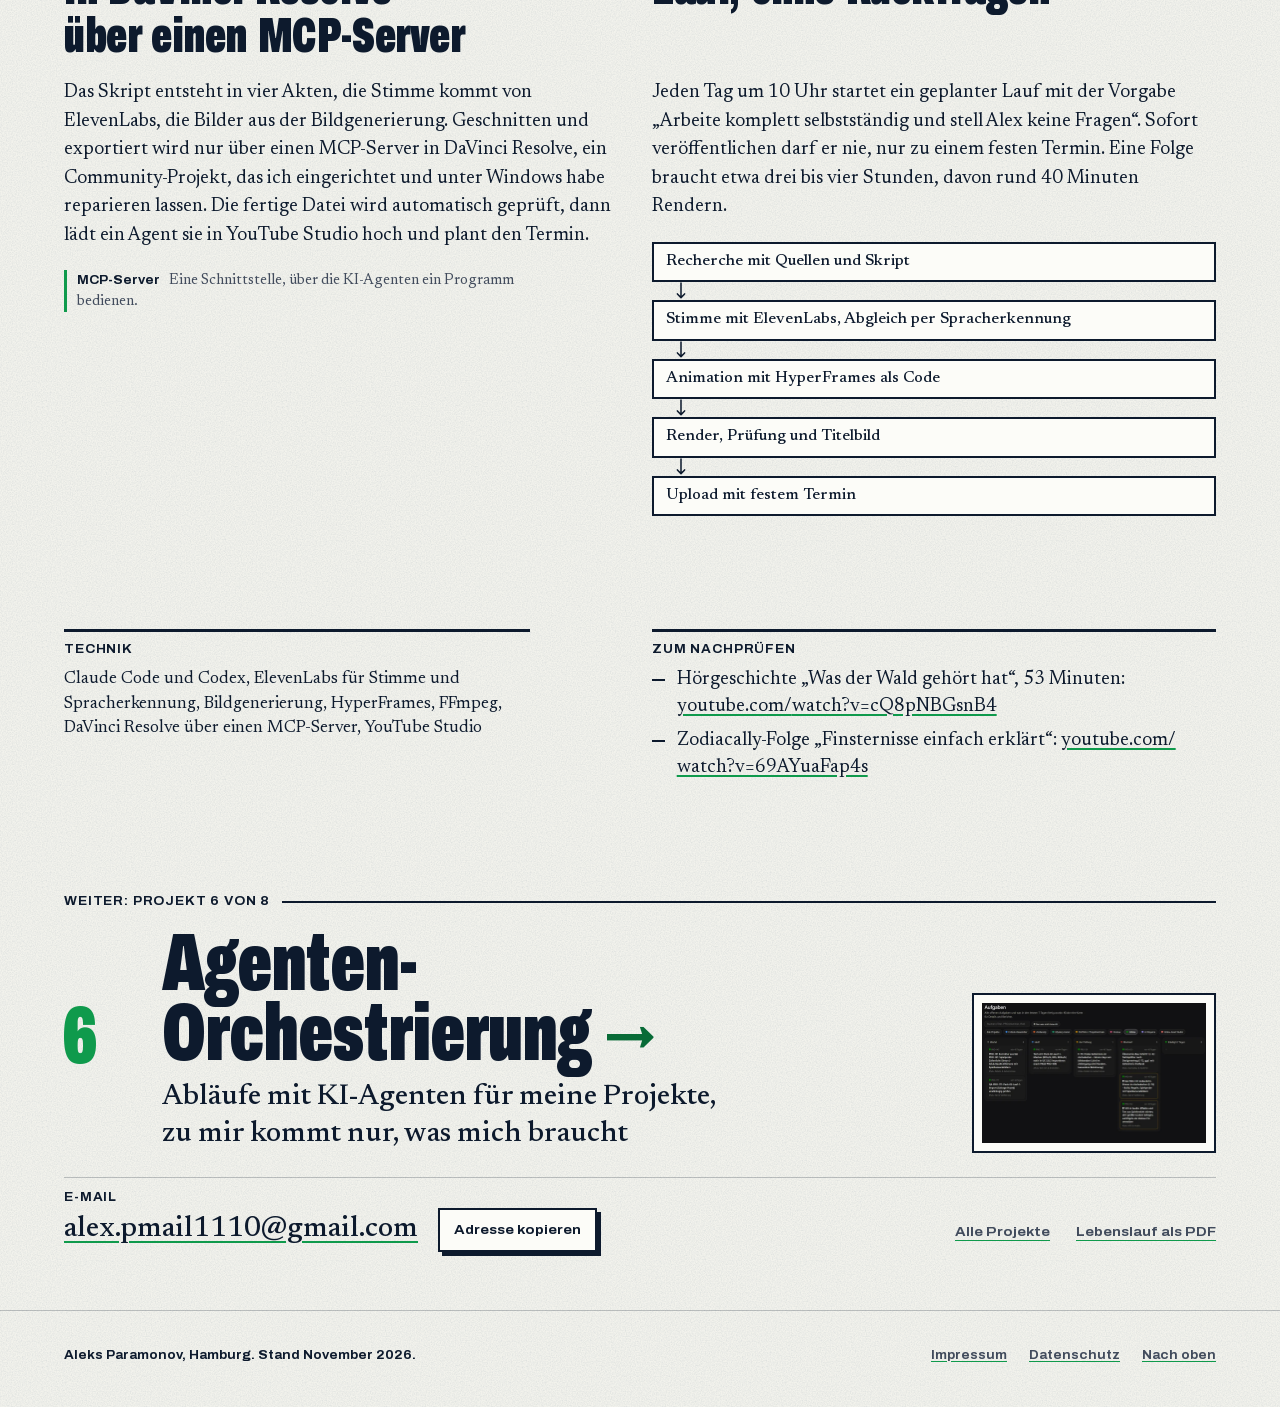
<file: youtube.html>
<!doctype html>
<html lang="de">
<head>
<meta charset="utf-8">
<meta name="viewport" content="width=device-width, initial-scale=1">
<title>YouTube-Kanäle. Aleks Paramonov, AI Developer in Hamburg</title>
<meta name="description" content="Hörgeschichten und Astrologie-Erklärvideos auf Deutsch, produziert von KI-Agenten. Fallstudie von Aleks Paramonov, AI Developer in Hamburg.">
<meta property="og:title" content="YouTube-Kanäle. Aleks Paramonov, AI Developer in Hamburg">
<meta property="og:description" content="Hörgeschichten und Astrologie-Erklärvideos auf Deutsch, produziert von KI-Agenten. Fallstudie von Aleks Paramonov, AI Developer in Hamburg.">
<meta property="og:type" content="website">
<meta property="og:locale" content="de_DE">
<meta property="og:image" content="https://aleksparamonov.de/assets/kopf/teilen.jpg">
<meta property="og:image:width" content="1200">
<meta property="og:image:height" content="630">
<meta name="twitter:card" content="summary_large_image">
<meta name="theme-color" content="#F2F2EC">
<meta name="format-detection" content="telephone=no">
<link rel="icon" href="assets/icon.svg" type="image/svg+xml">
<link rel="apple-touch-icon" href="assets/icon-180.png">
<script>
document.documentElement.className += " js";
if (location.protocol !== "file:") {
  ["archivo-schmal-900", "archivo-breit-700", "newsreader-text"].forEach(function (n) {
    var l = document.createElement("link");
    l.rel = "preload"; l.as = "font"; l.type = "font/woff2"; l.crossOrigin = "anonymous";
    l.href = "assets/fonts/" + n + ".woff2";
    document.head.appendChild(l);
  });
}
</script>
<link rel="stylesheet" href="css/werkbuch.css">
<style>
#youtube .einstieg__tut > p { max-width: 34em; text-wrap: pretty; }
#youtube .youtube__buehne figcaption { text-wrap: pretty; }
#youtube .belege a { white-space: nowrap; }
#youtube .punkt__text .ablauf { width: 100%; grid-template-columns: minmax(0, 1fr); row-gap: 18px; }
#youtube .punkt__text .ablauf > li { padding-block: 7px 8px; }
#youtube .punkt__text .ablauf > li + li::before { top: -20px; height: 18px; background-size: 14px 18px; }
@container (min-width: 40rem) {
  #youtube .punkt__text .ablauf { grid-template-columns: minmax(0, 1fr); grid-auto-flow: row; row-gap: 18px; column-gap: 0; }
  #youtube .punkt__text .ablauf > li + li::before {
    left: 20px; top: -20px; width: 14px; height: 18px; translate: none;
    background-image: var(--pfeil-unten); background-size: 14px 18px;
  }
}
@media (min-width: 700px) {
  #youtube .projekt__kopf > .youtube__buehne { grid-template-columns: calc((100% - 20px) * .51957 - 19.57px) minmax(0, 1fr); }
}
@media (min-width: 1024px) {
  #youtube .projekt__kopf > .youtube__buehne { grid-column: 3 / -2; grid-template-columns: calc((100% - 24px) * .51957 - 19.57px) minmax(0, 1fr); }
  #youtube .einstieg { margin-top: 48px; }
  #youtube .einstieg > .einstieg__tut { grid-column: 2 / 8; }
  #youtube .punkte--kurz > .punkt:first-child { grid-column: 2 / 8; }
  #youtube .punkte--kurz > .punkt:nth-child(2) { grid-column: 8 / -2; }
}
</style>
<script src="js/werkbuch.js" defer></script>
</head>
<body id="oben" class="fallstudie">
<a class="sprung" href="#inhalt">Zum Inhalt springen</a>
<nav class="leiste leiste--fall" aria-label="Fallstudie">
  <div class="leiste__innen">
    <a class="leiste__marke" href="index.html#oben">Aleks Paramonov</a>
    <a class="leiste__zurueck" href="index.html#youtube"><span aria-hidden="true">←</span> <span class="leiste__lang">Alle </span>Projekte</a>
    <p class="leiste__projekt"><b>5</b> <span>YouTube-Kanäle</span></p>
    <a class="leiste__weiter" href="agenten.html" aria-label="Weiter: Agenten-Orchestrierung">Weiter<span class="leiste__lang">: Agenten-Orchestrierung</span> <span aria-hidden="true">→</span></a>
    <a class="leiste__kontakt" href="index.html#kontakt">Kontakt</a>
    <a class="leiste__pdf" href="assets/Aleks_Paramonov_Lebenslauf.pdf" target="_blank" rel="noopener">Lebenslauf<span class="leiste__lang"> (PDF)</span></a>
  </div>
  <div class="leiste__fortschritt" aria-hidden="true"><span></span></div>
</nav>

<main id="inhalt">

<article class="projekt" id="youtube" aria-labelledby="youtube-titel">

  <header class="projekt__kopf blatt">
    <p class="kapitelzeile"><span>Projekt 5&nbsp;von 8<span class="kapitelzeile__name"><span class="kapitelzeile__trenner">&nbsp;· </span>Aleks&nbsp;Paramonov</span></span></p>
    <p class="projekt__nr" aria-hidden="true">5</p>
    <div class="projekt__titelfeld">
      <h1 class="projekt__titel" id="youtube-titel">YouTube-Kanäle</h1>
    </div>
    <p class="projekt__kurz">Hörgeschichten und Astrologie-Erklärvideos auf Deutsch, produziert von KI-Agenten</p>
    <p class="projekt__tor">
      <span class="stand stand--pille stand--live">öffentlich</span>
      <a class="knopf knopf--klein" href="https://www.youtube.com/@truecrimemysteryDE" target="_blank" rel="noopener">Kanal Hörgeschichten</a>
      <a class="knopf knopf--klein" href="https://www.youtube.com/@ZodiacallyDE" target="_blank" rel="noopener">Kanal Zodiacally</a>
    </p>

    <dl class="steckbrief">
      <div>
        <dt>Status</dt>
        <dd>
          <ul class="standliste">
            <li class="stand--live">Hörgeschichten: 27&nbsp;Folgen vom 11.08.2026 bis 12.11.2026.</li>
            <li class="stand--live">Zodiacally: 20&nbsp;Erklärvideos vom 15.09.2026 bis 17.11.2026, dazu Shorts.</li>
          </ul>
        </dd>
      </div>
      <div><dt>Zeitraum</dt><dd>seit 08/2026</dd></div>
      <div><dt>Online</dt><dd><a href="https://www.youtube.com/@truecrimemysteryDE" target="_blank" rel="noopener">youtube.com/<wbr>@truecrime<wbr>mysteryDE</a><br><a href="https://www.youtube.com/@ZodiacallyDE" target="_blank" rel="noopener">youtube.com/<wbr>@ZodiacallyDE</a></dd></div>
      <div><dt>Mein Anteil</dt><dd>Allein aufgebaut, mit Coding-Agenten: die Abläufe, in denen KI-Agenten die Folgen produzieren. Bei den Hörgeschichten nehme ich Geschichte und Titelbild ab und gebe den Upload frei.</dd></div>
    </dl>

    <div class="abzugreihe youtube__buehne" data-falten="1">
      <figure class="abzug abzug--buehne">
        <div class="abzug__flaeche">
          <div class="abzug__rahmen">
            <p class="abzug__kopf"><span>YouTube, Hörgeschichte</span></p>
            <div class="clip" style="--ar: 1280 / 720">
              <img class="clip__poster" src="assets/youtube/hoergeschichte-poster.webp" width="1280" height="720" loading="eager" fetchpriority="high" decoding="async" alt="">
              <video muted playsinline loop preload="none" width="1280" height="720" data-ton="assets/youtube/hoergeschichte-ton.mp4" aria-label="Video: zwei Zelte nachts im Wald, dazwischen weiße Balken, die sich zur Stimme bewegen. Oben rechts steht Horror-Hörbuch.">
                <source src="assets/youtube/hoergeschichte-720.mp4" type="video/mp4" media="(max-width: 700px)">
                <source src="assets/youtube/hoergeschichte-1280.mp4" type="video/mp4">
              </video>
              <noscript><a class="clip__knopf" href="assets/youtube/hoergeschichte-1280.mp4">Video öffnen</a></noscript>
            </div>
          </div>
        </div>
        <figcaption><b>5.1</b> Der Anfang der Hörgeschichte „Was der Wald gehört hat“, erschienen am 28.10.2026. „Ton an“ spielt 48&nbsp;Sekunden mit der KI-Stimme. Das Bild stammt aus der Bildgenerierung, die Balken bewegen sich zur Stimme.</figcaption>
      </figure>
      <figure class="abzug abzug--buehne">
        <div class="abzug__flaeche">
          <div class="abzug__rahmen">
            <p class="abzug__kopf"><span>Zodiacally, Folge 26</span><span>Prüfbogen</span></p>
            <a class="abzug__bild" href="assets/youtube/pruefbogen.webp" data-lupe>
              <img src="assets/youtube/pruefbogen-900.webp" srcset="assets/youtube/pruefbogen-900.webp 900w, assets/youtube/pruefbogen.webp 960w" sizes="(min-width: 1024px) 560px, (min-width: 700px) 46vw, 94vw" width="960" height="584" loading="lazy" decoding="async" alt="Vier Bilder aus einem Video auf dunkelblauem Sternenhimmel: ein Tierkreis mit dem Jahr 1995, ein Raster aus Punkten, der Titel „Uranus, Neptun, Pluto, die Generationsplaneten“ und Umlaufbahnen um die Sonne. Unten stehen Untertitel.">
            </a>
          </div>
        </div>
        <figcaption><b>5.2</b> Ausschnitt aus dem Prüfbogen zur Zodiacally-Folge 26, die der geplante Lauf am 09.11.2026 produziert hat: alle fünf Sekunden ein Bild aus dem fertigen Video. Die Grafiken sind mit HyperFrames als Code animiert.</figcaption>
      </figure>
    </div>
  </header>

  <div class="einstieg einstieg--ohne-bild blatt">
    <div class="einstieg__tut">
      <h2 class="rubrik">Was es tut</h2>
      <p>Ich betreibe zwei Kanäle. „True Crime Mystery Horror Hörbücher“ bringt lange Hörgeschichten, meist knapp eine Stunde je Folge. Der Kanal Zodiacally erklärt Astrologie in Videos von fünf bis neun Minuten und gehört zu meinem Projekt Zodiacally. Die Folgen produzieren KI-Agenten. In den Beschreibungen beider Kanäle steht, dass die Stimme eine KI-Stimme ist.</p>
    </div>
  </div>

  <section class="punkte" aria-labelledby="youtube-punkte">
    <h2 class="punkte__titel blatt" id="youtube-punkte"><span>Was ich gelöst habe</span></h2>
    <div class="punkte--kurz blatt">
      <div class="punkt" id="youtube-punkt-1">
        <h3><span class="punkt__nr" aria-hidden="true">1</span>Hörgeschichten: Schnitt in DaVinci Resolve über einen MCP-Server</h3>
        <div class="punkt__text">
          <p>Das Skript entsteht in vier Akten, die Stimme kommt von ElevenLabs, die Bilder aus der Bildgenerierung. Geschnitten und exportiert wird nur über einen MCP-Server in DaVinci Resolve, ein Community-Projekt, das ich eingerichtet und unter Windows habe reparieren lassen. Die fertige Datei wird automatisch geprüft, dann lädt ein Agent sie in YouTube Studio hoch und plant den Termin.</p>
          <p class="wort"><b>MCP-Server</b> Eine Schnittstelle, über die KI-Agenten ein Programm bedienen.</p>
        </div>
      </div>
      <div class="punkt" id="youtube-punkt-2">
        <h3><span class="punkt__nr" aria-hidden="true">2</span>Zodiacally: jeden Tag ein Lauf, ohne Rückfragen</h3>
        <div class="punkt__text">
          <p>Jeden Tag um 10&nbsp;Uhr startet ein geplanter Lauf mit der Vorgabe „Arbeite komplett selbstständig und stell Alex keine Fragen“. Sofort veröffentlichen darf er nie, nur zu einem festen Termin. Eine Folge braucht etwa drei bis vier Stunden, davon rund 40&nbsp;Minuten Rendern.</p>
          <ol class="ablauf">
            <li>Recherche mit Quellen und Skript</li>
            <li>Stimme mit ElevenLabs, Abgleich per Spracherkennung</li>
            <li>Animation mit HyperFrames als Code</li>
            <li>Render, Prüfung und Titelbild</li>
            <li>Upload mit festem Termin</li>
          </ol>
        </div>
      </div>
    </div>
  </section>

  <div class="projekt__ende blatt">
    <div class="technik">
      <h2 class="rubrik">Technik</h2>
      <p>Claude Code und Codex, ElevenLabs für Stimme und Spracherkennung, Bildgenerierung, HyperFrames, FFmpeg, DaVinci Resolve über einen MCP-Server, YouTube Studio</p>
    </div>
    <div class="belege">
      <h2 class="rubrik">Zum Nachprüfen</h2>
      <ul>
        <li>Hörgeschichte „Was der Wald gehört hat“, 53&nbsp;Minuten: <a href="https://www.youtube.com/watch?v=cQ8pNBGsnB4" target="_blank" rel="noopener">youtube.com/<wbr>watch?v=cQ8pNBGsnB4</a></li>
        <li>Zodiacally-Folge „Finsternisse einfach erklärt“: <a href="https://www.youtube.com/watch?v=69AYuaFap4s" target="_blank" rel="noopener">youtube.com/<wbr>watch?v=69AYuaFap4s</a></li>
      </ul>
    </div>
  </div>

  <nav class="fall-ende blatt" aria-label="Weiter">
    <p class="fall-ende__kapitel">Weiter: Projekt 6&nbsp;von 8</p>
    <a class="fall-ende__naechstes" href="agenten.html">
      <span class="fall-ende__ziffer" aria-hidden="true">6</span>
      <span class="fall-ende__name">Agenten-Orchestrierung</span>
      <span class="fall-ende__kurz">Abläufe mit KI-Agenten für meine Projekte, zu mir kommt nur, was mich braucht</span>
      <img class="fall-ende__bild" src="assets/projekte/agenten-900.webp" alt="" width="900" height="563" loading="lazy">
    </a>
    <p class="fall-ende__kontakt"><span class="kontakt__art">E-Mail</span> <a href="mailto:alex.pmail1110@gmail.com?subject=AI%20Developer%2C%20Aleks%20Paramonov">alex.pmail1110@gmail.com</a>
      <button class="knopf knopf--klein kontakt__kopieren" type="button" data-kopieren="alex.pmail1110@gmail.com" hidden>Adresse kopieren</button></p>
    <p class="fall-ende__wege"><a href="index.html#youtube">Alle Projekte</a> <a href="assets/Aleks_Paramonov_Lebenslauf.pdf" target="_blank" rel="noopener">Lebenslauf als PDF</a></p>
  </nav>
</article>

</main>

<footer class="fuss blatt">
  <p>Aleks Paramonov, Hamburg. Stand November 2026.</p>
  <p class="fuss__links"><a href="impressum.html">Impressum</a> <a href="datenschutz.html">Datenschutz</a> <a href="#inhalt">Nach oben</a></p>
</footer>

</body>
</html>
</file>
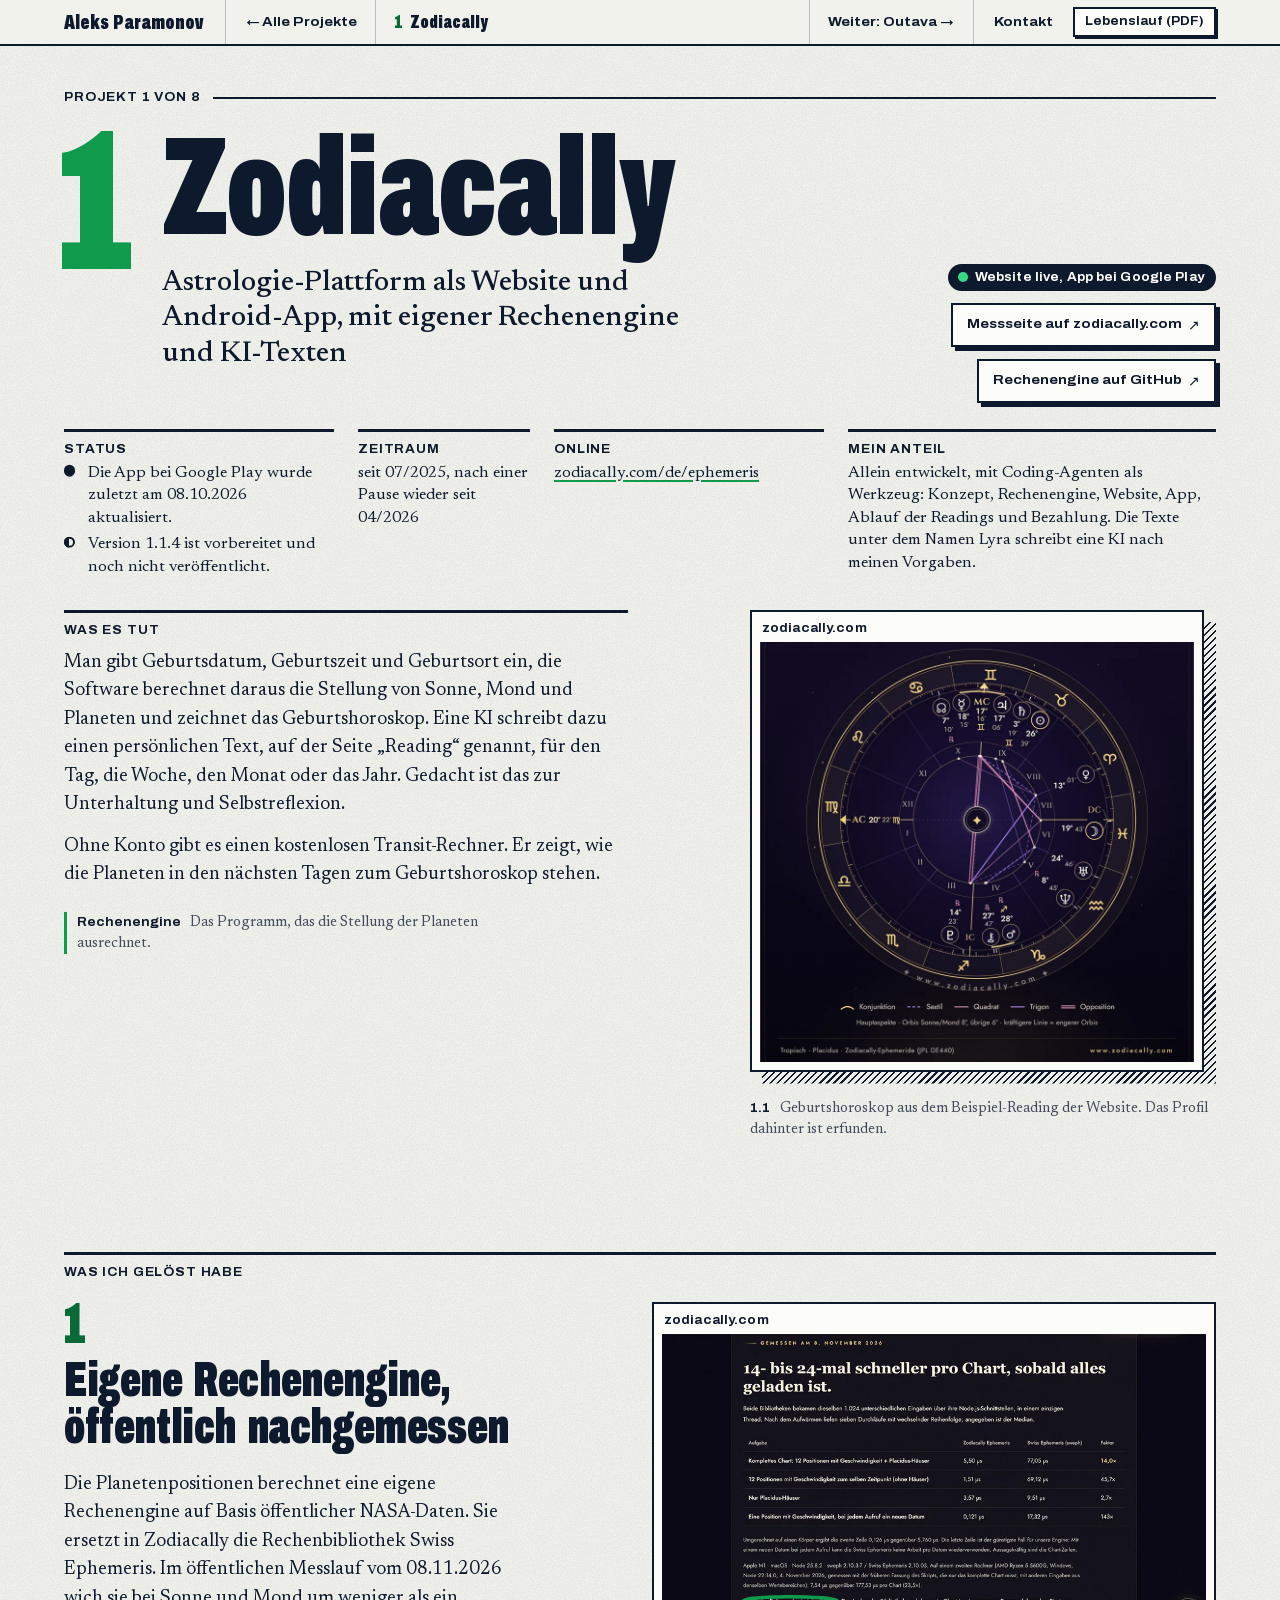
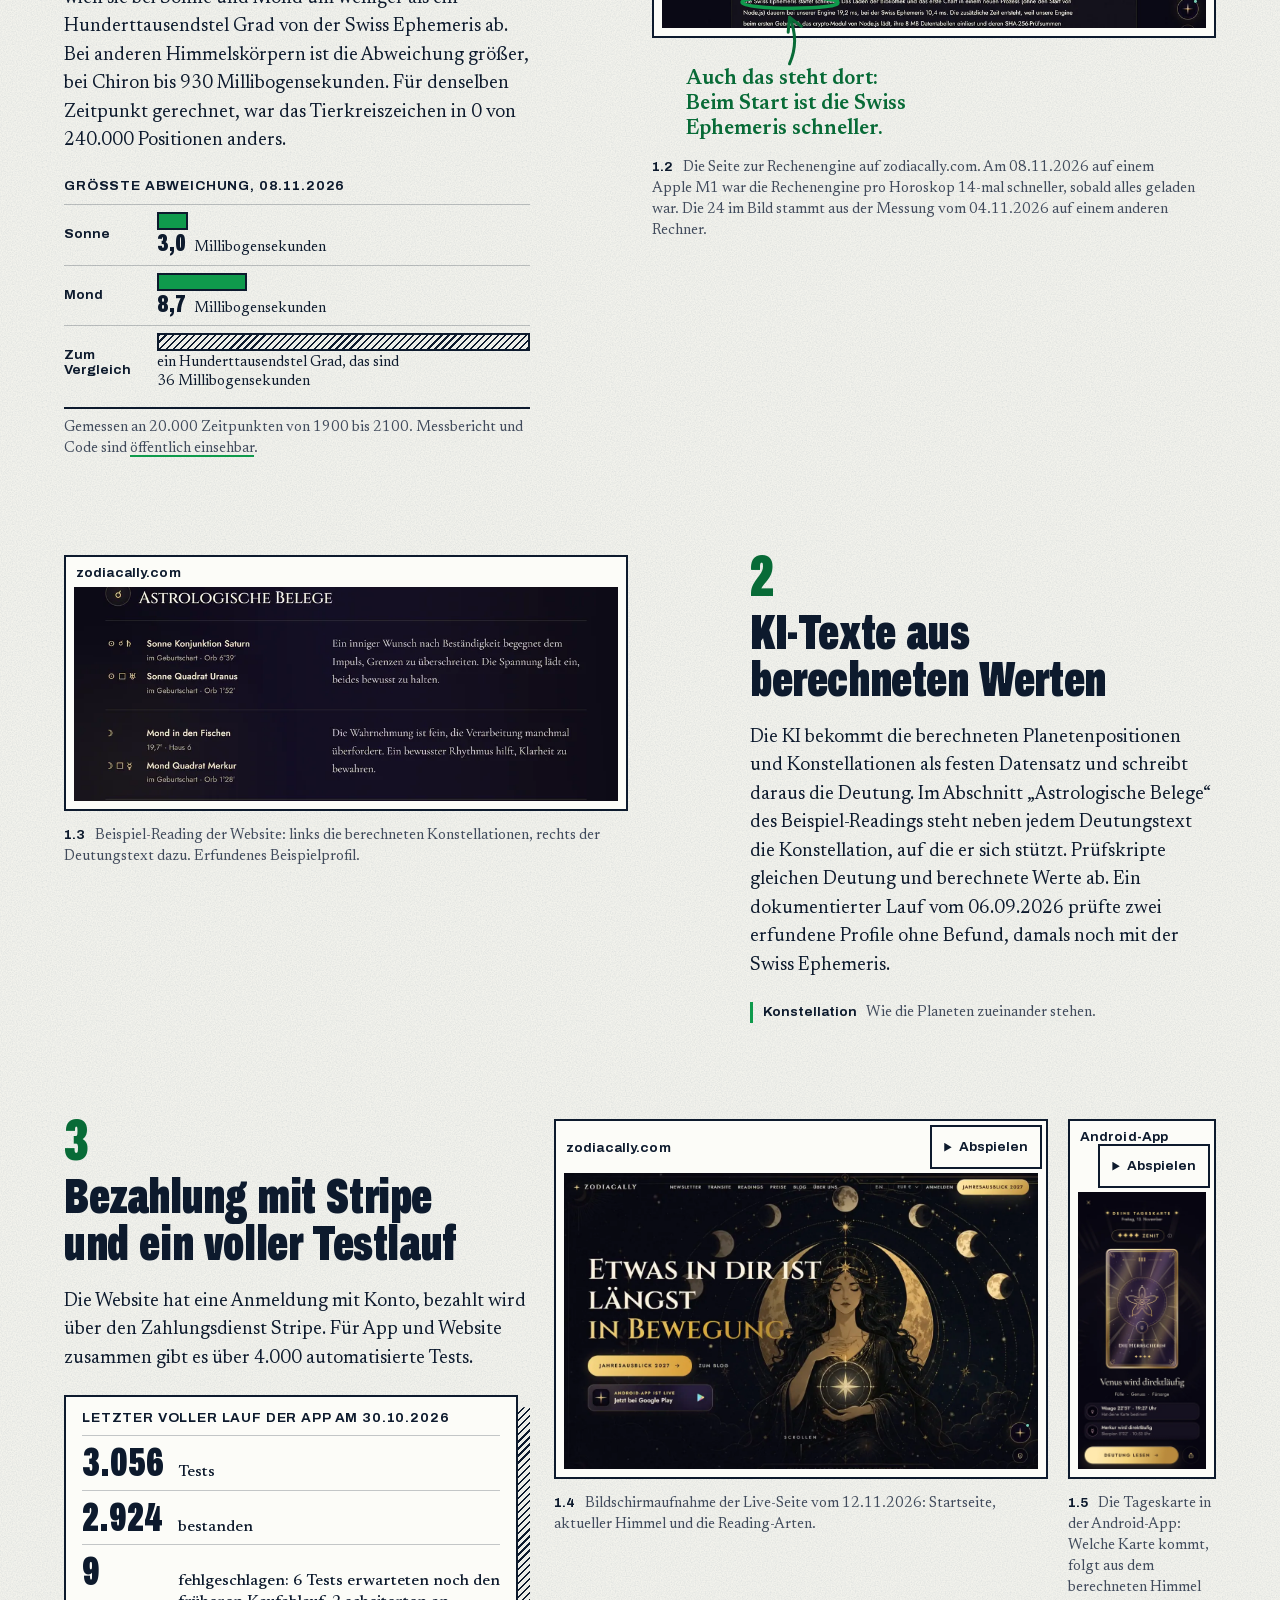
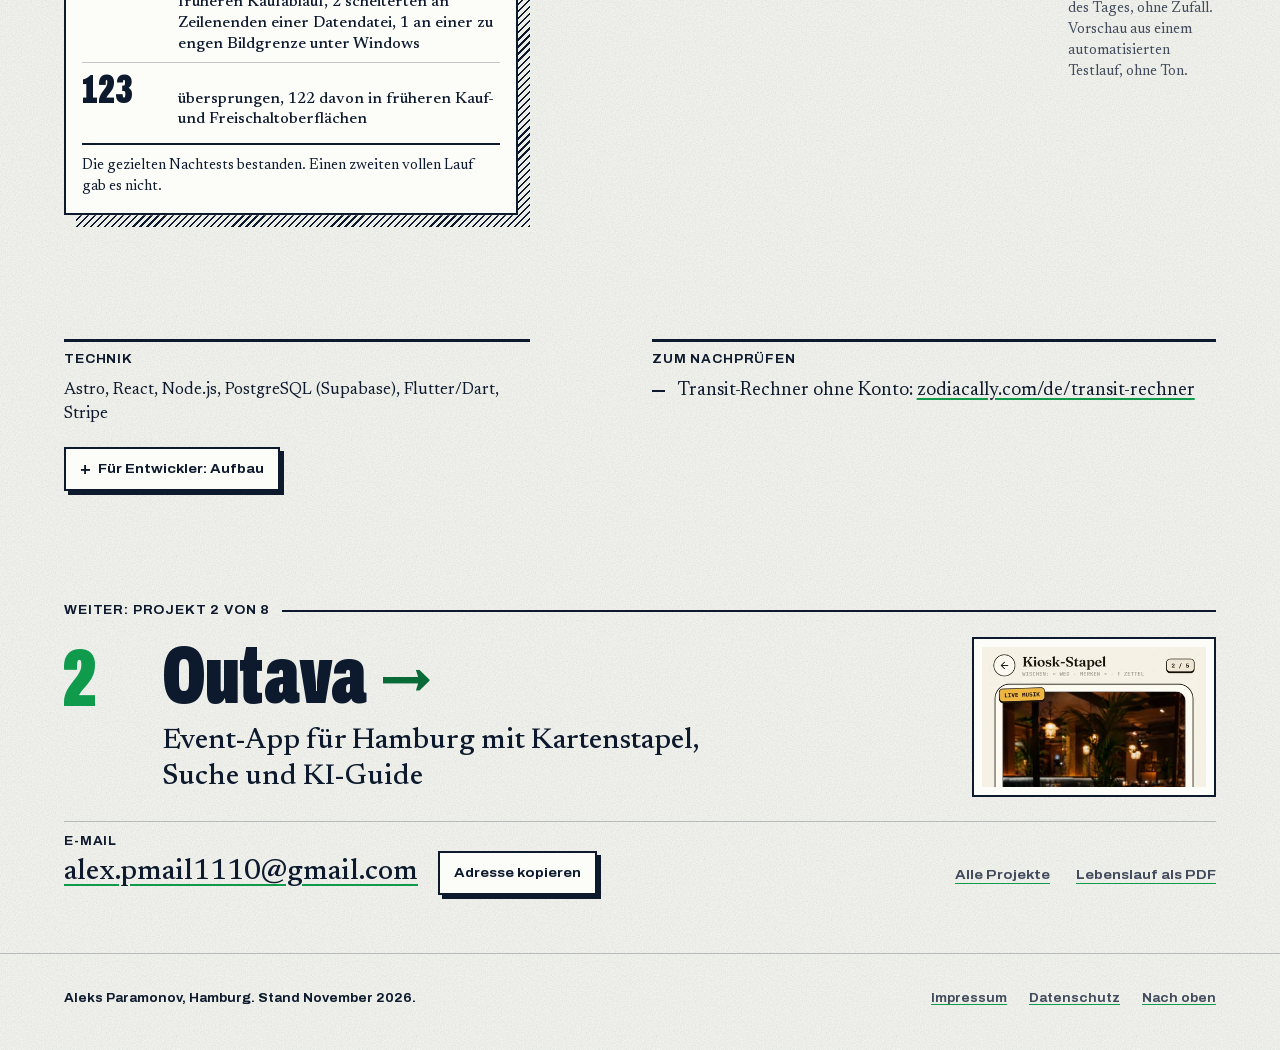
<file: zodiacally.html>
<!doctype html>
<html lang="de">
<head>
<meta charset="utf-8">
<meta name="viewport" content="width=device-width, initial-scale=1">
<title>Zodiacally. Aleks Paramonov, AI Developer in Hamburg</title>
<meta name="description" content="Astrologie-Plattform als Website und Android-App, mit eigener Rechenengine und KI-Texten. Fallstudie von Aleks Paramonov, AI Developer in Hamburg.">
<meta property="og:title" content="Zodiacally. Aleks Paramonov, AI Developer in Hamburg">
<meta property="og:description" content="Astrologie-Plattform als Website und Android-App, mit eigener Rechenengine und KI-Texten. Fallstudie von Aleks Paramonov, AI Developer in Hamburg.">
<meta property="og:type" content="website">
<meta property="og:locale" content="de_DE">
<meta property="og:image" content="https://aleksparamonov.de/assets/kopf/teilen.jpg">
<meta property="og:image:width" content="1200">
<meta property="og:image:height" content="630">
<meta name="twitter:card" content="summary_large_image">
<meta name="theme-color" content="#F2F2EC">
<meta name="format-detection" content="telephone=no">
<link rel="icon" href="assets/icon.svg" type="image/svg+xml">
<link rel="apple-touch-icon" href="assets/icon-180.png">
<script>
document.documentElement.className += " js";
if (location.protocol !== "file:") {
  ["archivo-schmal-900", "archivo-breit-700", "newsreader-text"].forEach(function (n) {
    var l = document.createElement("link");
    l.rel = "preload"; l.as = "font"; l.type = "font/woff2"; l.crossOrigin = "anonymous";
    l.href = "assets/fonts/" + n + ".woff2";
    document.head.appendChild(l);
  });
}
</script>
<link rel="stylesheet" href="css/werkbuch.css">
<style>
#zodiacally .projekt__kopf > .einstieg__tut { margin-top: 28px; }
@media (min-width: 700px) {
  #zodiacally .projekt__kopf > .einstieg__tut { margin-top: 40px; }
}
@media (min-width: 1024px) {
  #zodiacally .projekt__kopf > .abzug--buehne { grid-column: 8 / -2; grid-row: 6; align-self: start; margin-top: 32px; }
  #zodiacally .projekt__kopf > .einstieg__tut { grid-column: 2 / 8; grid-row: 6; align-self: start; margin-top: 32px; }
}
@media (min-width: 1280px) {
  #zodiacally .projekt__kopf > .abzug--buehne { grid-column: 9 / -2; }
  #zodiacally .beleg:not(.beleg--bild-links) > .beleg__text { grid-column: 2 / 7; }
  #zodiacally .beleg:not(.beleg--bild-links) > .abzug { grid-column: 8 / -2; }
  #zodiacally .beleg--bild-links > .abzug { grid-column: 2 / 8; }
  #zodiacally .beleg--bild-links > .beleg__text { grid-column: 9 / -2; }
}
#zodiacally .beleg > .abzugreihe { margin-top: 0; }
@media (min-width: 700px) {
  #zodiacally .beleg > .abzugreihe { grid-template-columns: minmax(0, 1fr) calc((100% - 20px) * .224252 + 4.2px); column-gap: 20px; }
  #zodiacally .beleg > .abzugreihe > .abzug--hoch { max-width: none; }
}
@media (min-width: 700px) and (max-width: 1023.98px) {
  #zodiacally .beleg > .abzugreihe { grid-column: 1 / -1; }
}
@media (min-width: 1024px) {
  #zodiacally .beleg > .abzugreihe { grid-column: 7 / -2; grid-row: 1; align-self: start; }
}
@media (max-width: 699.98px) {
  #zodiacally .zahlen th { font-size: 2rem; padding-right: 12px; }
}
</style>
<script src="js/werkbuch.js" defer></script>
</head>
<body id="oben" class="fallstudie">
<a class="sprung" href="#inhalt">Zum Inhalt springen</a>
<nav class="leiste leiste--fall" aria-label="Fallstudie">
  <div class="leiste__innen">
    <a class="leiste__marke" href="index.html#oben">Aleks Paramonov</a>
    <a class="leiste__zurueck" href="index.html#zodiacally"><span aria-hidden="true">←</span> <span class="leiste__lang">Alle </span>Projekte</a>
    <p class="leiste__projekt"><b>1</b> <span>Zodiacally</span></p>
    <a class="leiste__weiter" href="outava.html" aria-label="Weiter: Outava">Weiter<span class="leiste__lang">: Outava</span> <span aria-hidden="true">→</span></a>
    <a class="leiste__kontakt" href="index.html#kontakt">Kontakt</a>
    <a class="leiste__pdf" href="assets/Aleks_Paramonov_Lebenslauf.pdf" target="_blank" rel="noopener">Lebenslauf<span class="leiste__lang"> (PDF)</span></a>
  </div>
  <div class="leiste__fortschritt" aria-hidden="true"><span></span></div>
</nav>

<main id="inhalt">

<article class="projekt" id="zodiacally" aria-labelledby="zodiacally-titel">

  <header class="projekt__kopf blatt">
    <p class="kapitelzeile"><span>Projekt 1&nbsp;von 8<span class="kapitelzeile__name"><span class="kapitelzeile__trenner">&nbsp;· </span>Aleks&nbsp;Paramonov</span></span></p>
    <p class="projekt__nr" aria-hidden="true">1</p>
    <div class="projekt__titelfeld">
      <h1 class="projekt__titel" id="zodiacally-titel">Zodiacally</h1>
    </div>
    <p class="projekt__kurz">Astrologie-Plattform als Website und Android-App, mit eigener Rechenengine und KI-Texten</p>
    <p class="projekt__tor">
      <span class="stand stand--pille stand--live">Website live, App bei Google Play</span>
      <a class="knopf knopf--klein" href="https://www.zodiacally.com/de/ephemeris/" rel="noopener">Messseite auf zodiacally.com</a>
      <a class="knopf knopf--klein" href="https://github.com/Kululenko/zodiacally-ephemeris" rel="noopener">Rechenengine auf GitHub</a>
    </p>

    <dl class="steckbrief">
      <div>
        <dt>Status</dt>
        <dd>
          <ul class="standliste">
            <li class="stand--live">Die App bei Google Play wurde zuletzt am 08.10.2026 aktualisiert.</li>
            <li class="stand--test">Version 1.1.4&nbsp;ist vorbereitet und noch nicht veröffentlicht.</li>
          </ul>
        </dd>
      </div>
      <div><dt>Zeitraum</dt><dd>seit 07/2025, nach einer Pause wieder seit 04/2026</dd></div>
      <div><dt>Online</dt><dd><a href="https://www.zodiacally.com/de/ephemeris/" rel="noopener">zodiacally.com/<wbr>de/<wbr>ephemeris</a></dd></div>
      <div><dt>Mein Anteil</dt><dd>Allein entwickelt, mit Coding-Agenten als Werkzeug: Konzept, Rechenengine, Website, App, Ablauf der Readings und Bezahlung. Die Texte unter dem Namen Lyra schreibt eine KI nach meinen Vorgaben.</dd></div>
    </dl>

    <figure class="abzug abzug--buehne">
      <div class="abzug__flaeche">
        <div class="abzug__rahmen">
          <p class="abzug__kopf"><span>zodiacally.com</span></p>
          <a class="abzug__bild" href="assets/zodiacally/chart.webp" data-lupe>
            <img src="assets/zodiacally/chart-900.webp" srcset="assets/zodiacally/chart-900.webp 900w, assets/zodiacally/chart.webp 1560w" sizes="(min-width: 1280px) 38vw, (min-width: 1024px) 44vw, (min-width: 700px) 92vw, 98vw" width="1560" height="1508" loading="eager" fetchpriority="high" decoding="async" alt="Kreisförmiges Geburtshoroskop mit den zwölf Tierkreiszeichen, Planetensymbolen mit Gradangaben und farbigen Aspektlinien. Unten steht der Hinweis auf die Zodiacally-Ephemeride.">
          </a>
        </div>
      </div>
      <figcaption><b>1.1</b> Geburtshoroskop aus dem Beispiel-Reading der Website. Das Profil dahinter ist erfunden.</figcaption>
    </figure>

    <div class="einstieg__tut">
      <h2 class="rubrik">Was es tut</h2>
      <p>Man gibt Geburtsdatum, Geburtszeit und Geburtsort ein, die Software berechnet daraus die Stellung von Sonne, Mond und Planeten und zeichnet das Geburtshoroskop. Eine KI schreibt dazu einen persönlichen Text, auf der Seite „Reading“ genannt, für den Tag, die Woche, den Monat oder das Jahr. Gedacht ist das zur Unterhaltung und Selbstreflexion.</p>
      <p>Ohne Konto gibt es einen kostenlosen Transit-Rechner. Er zeigt, wie die Planeten in den nächsten Tagen zum Geburtshoroskop stehen.</p>
      <div class="woerter">
        <p class="wort"><b>Rechenengine</b> Das Programm, das die Stellung der Planeten ausrechnet.</p>
      </div>
    </div>
  </header>

  <section class="punkte" aria-labelledby="zodiacally-punkte">
    <h2 class="punkte__titel blatt" id="zodiacally-punkte"><span>Was ich gelöst habe</span></h2>

    <div class="beleg blatt" id="zodiacally-punkt-1">
      <div class="beleg__text">
        <h3><span class="beleg__nr" aria-hidden="true">1</span>Eigene Rechenengine, öffentlich nachgemessen</h3>
        <p>Die Planetenpositionen berechnet eine eigene Rechenengine auf Basis öffentlicher NASA-Daten. Sie ersetzt in Zodiacally die Rechenbibliothek Swiss Ephemeris. Im öffentlichen Messlauf vom 08.11.2026 wich sie bei Sonne und Mond um weniger als ein Hunderttausendstel Grad von der Swiss Ephemeris ab. Bei anderen Himmelskörpern ist die Abweichung größer, bei Chiron bis 930&nbsp;Millibogensekunden. Für denselben Zeitpunkt gerechnet, war das Tierkreiszeichen in 0&nbsp;von 240.000&nbsp;Positionen anders.</p>
        <figure class="balken">
          <figcaption class="balken__titel">Größte Abweichung, 08.11.2026</figcaption>
          <dl>
            <div style="--wert: 8.3"><dt>Sonne</dt><dd><span><span class="balken__zahl">3,0</span> Millibogensekunden</span></dd></div>
            <div style="--wert: 24.2"><dt>Mond</dt><dd><span><span class="balken__zahl">8,7</span> Millibogensekunden</span></dd></div>
            <div class="balken__mass" style="--wert: 100"><dt>Zum Vergleich</dt><dd><span>ein Hunderttausendstel Grad, das sind 36&nbsp;Millibogensekunden</span></dd></div>
          </dl>
          <p class="balken__fuss">Gemessen an 20.000&nbsp;Zeitpunkten von 1900 bis 2100. Messbericht und Code sind <a href="https://github.com/Kululenko/zodiacally-ephemeris" rel="noopener">öffentlich einsehbar</a>.</p>
        </figure>
      </div>
      <figure class="abzug" data-kreis="13.89,89,19.1,4.37" data-notiz-lage="unten-links">
        <div class="abzug__flaeche">
          <div class="abzug__rahmen">
            <p class="abzug__kopf"><span>zodiacally.com</span></p>
            <a class="abzug__bild" href="assets/zodiacally/messung.webp" data-lupe>
              <img src="assets/zodiacally/messung-900.webp" srcset="assets/zodiacally/messung-900.webp 900w, assets/zodiacally/messung.webp 1800w" sizes="(min-width: 1024px) 46vw, (min-width: 700px) 80vw, 92vw" width="1800" height="972" loading="lazy" decoding="async" alt="Überschrift „14- bis 24-mal schneller pro Chart, sobald alles geladen ist“. Darunter eine Tabelle mit Rechenzeiten der Zodiacally Ephemeris und der Swiss Ephemeris für vier Aufgaben und Erläuterungen zum Messaufbau und zur Startzeit.">
            </a>
          </div>
          <p class="abzug__notiz">Auch das steht dort: Beim Start ist die Swiss Ephemeris schneller.</p>
        </div>
        <figcaption><b>1.2</b> Die Seite zur Rechenengine auf zodiacally.com. Am 08.11.2026 auf einem Apple&nbsp;M1&nbsp;war die Rechenengine pro Horoskop 14-mal schneller, sobald alles geladen war. Die 24&nbsp;im Bild stammt aus der Messung vom 04.11.2026 auf einem anderen Rechner.</figcaption>
      </figure>
    </div>

    <div class="beleg beleg--bild-links blatt" id="zodiacally-punkt-2">
      <div class="beleg__text">
        <h3><span class="beleg__nr" aria-hidden="true">2</span>KI-Texte aus berechneten Werten</h3>
        <p>Die KI bekommt die berechneten Planetenpositionen und Konstellationen als festen Datensatz und schreibt daraus die Deutung. Im Abschnitt „Astrologische Belege“ des Beispiel-Readings steht neben jedem Deutungstext die Konstellation, auf die er sich stützt. Prüfskripte gleichen Deutung und berechnete Werte ab. Ein dokumentierter Lauf vom 06.09.2026 prüfte zwei erfundene Profile ohne Befund, damals noch mit der Swiss Ephemeris.</p>
        <p class="wort"><b>Konstellation</b> Wie die Planeten zueinander stehen.</p>
      </div>
      <figure class="abzug">
        <div class="abzug__flaeche">
          <div class="abzug__rahmen">
            <p class="abzug__kopf"><span>zodiacally.com</span></p>
            <a class="abzug__bild" href="assets/zodiacally/belege.webp" data-lupe>
              <img src="assets/zodiacally/belege-900.webp" srcset="assets/zodiacally/belege-900.webp 900w, assets/zodiacally/belege.webp 1800w" sizes="(min-width: 1024px) 46vw, (min-width: 700px) 80vw, 92vw" width="1800" height="708" loading="lazy" decoding="async" alt="Abschnitt „Astrologische Belege“ mit einer Liste von Konstellationen wie Sonne Konjunktion Saturn samt Gradangaben. Rechts daneben steht jeweils ein kurzer Deutungstext.">
            </a>
          </div>
        </div>
        <figcaption><b>1.3</b> Beispiel-Reading der Website: links die berechneten Konstellationen, rechts der Deutungstext dazu. Erfundenes Beispielprofil.</figcaption>
      </figure>
    </div>

    <div class="beleg blatt" id="zodiacally-punkt-3">
      <div class="beleg__text">
        <h3><span class="beleg__nr" aria-hidden="true">3</span>Bezahlung mit Stripe und ein voller Testlauf</h3>
        <p>Die Website hat eine Anmeldung mit Konto, bezahlt wird über den Zahlungsdienst Stripe. Für App und Website zusammen gibt es über 4.000&nbsp;automatisierte Tests.</p>
        <div class="zettel">
          <table class="zahlen">
            <caption>Letzter voller Lauf der App am 30.10.2026</caption>
            <tbody>
              <tr><th scope="row">3.056</th><td>Tests</td></tr>
              <tr><th scope="row">2.924</th><td>bestanden</td></tr>
              <tr><th scope="row">9</th><td>fehlgeschlagen: 6&nbsp;Tests erwarteten noch den früheren Kaufablauf, 2&nbsp;scheiterten an Zeilenenden einer Datendatei, 1&nbsp;an einer zu engen Bildgrenze unter Windows</td></tr>
              <tr><th scope="row">123</th><td>übersprungen, 122&nbsp;davon in früheren Kauf- und Freischaltoberflächen</td></tr>
            </tbody>
          </table>
          <p class="zettel__fuss">Die gezielten Nachtests bestanden. Einen zweiten vollen Lauf gab es nicht.</p>
        </div>
      </div>
      <div class="abzugreihe" data-falten="1">
        <figure class="abzug">
          <div class="abzug__flaeche">
            <div class="abzug__rahmen">
              <p class="abzug__kopf"><span>zodiacally.com</span></p>
              <div class="clip" style="--ar: 1280 / 800">
                <img class="clip__poster" src="assets/zodiacally/startseite-poster.webp" width="1280" height="800" loading="lazy" decoding="async" alt="">
                <video muted playsinline loop preload="none" width="1280" height="800" aria-label="Video der Zodiacally-Startseite. Die Seite wird langsam nach unten gescrollt, vom Titelbild zum Kasten mit den aktuellen Mondterminen und weiter zu den Reading-Karten.">
                  <source src="assets/zodiacally/startseite-720.mp4" type="video/mp4" media="(max-width: 700px)">
                  <source src="assets/zodiacally/startseite-1280.mp4" type="video/mp4">
                </video>
                <noscript><a class="clip__knopf" href="assets/zodiacally/startseite-1280.mp4">Video öffnen</a></noscript>
              </div>
            </div>
          </div>
          <figcaption><b>1.4</b> Bildschirmaufnahme der Live-Seite vom 12.11.2026: Startseite, aktueller Himmel und die Reading-Arten.</figcaption>
        </figure>
        <figure class="abzug abzug--hoch">
          <div class="abzug__flaeche">
            <div class="abzug__rahmen">
              <p class="abzug__kopf"><span>Android-App</span></p>
              <div class="clip" style="--ar: 432 / 934">
                <img class="clip__poster" src="assets/zodiacally/tageskarte-poster.webp" width="540" height="1168" loading="lazy" decoding="async" alt="">
                <video muted playsinline loop preload="none" width="432" height="934" aria-label="Video aus der App: Eine Kugel in den Händen einer gezeichneten Figur wird zu einem violetten Wirbel mit goldenen Strahlen. Daraus dreht sich eine Karte mit dem Namen Die Herrscherin hervor, darunter steht Venus wird direktläufig.">
                  <source src="assets/zodiacally/tageskarte-432.mp4" type="video/mp4">
                </video>
                <noscript><a class="clip__knopf" href="assets/zodiacally/tageskarte-432.mp4">Video öffnen</a></noscript>
              </div>
            </div>
          </div>
          <figcaption><b>1.5</b> Die Tageskarte in der Android-App: Welche Karte kommt, folgt aus dem berechneten Himmel des Tages, ohne Zufall. Vorschau aus einem automatisierten Testlauf, ohne Ton.</figcaption>
        </figure>
      </div>
    </div>
  </section>

  <div class="projekt__ende blatt">
    <div class="technik">
      <h2 class="rubrik">Technik</h2>
      <p>Astro, React, Node.js, PostgreSQL (Supabase), Flutter/Dart, Stripe</p>
      <details class="aufbau">
        <summary>Für Entwickler: Aufbau</summary>
        <ol class="ablauf">
          <li>Geburtsdaten</li>
          <li>Rechenengine in JavaScript, in der App als Port in Dart</li>
          <li>berechnete Planetenpositionen und Konstellationen als fester Datensatz</li>
          <li>Ein Sprachmodell schreibt die Deutung</li>
          <li>Reading</li>
        </ol>
        <p>Dazu: Node.js und Express als API, PostgreSQL bei Supabase mit Row Level Security, Stripe für die Bezahlung.</p>
      </details>
    </div>
    <div class="belege">
      <h2 class="rubrik">Zum Nachprüfen</h2>
      <ul>
        <li>Transit-Rechner ohne Konto: <a href="https://www.zodiacally.com/de/transit-rechner/" rel="noopener">zodiacally.com/de/transit-rechner</a></li>
      </ul>
    </div>
  </div>

  <nav class="fall-ende blatt" aria-label="Weiter">
    <p class="fall-ende__kapitel">Weiter: Projekt 2&nbsp;von 8</p>
    <a class="fall-ende__naechstes" href="outava.html">
      <span class="fall-ende__ziffer" aria-hidden="true">2</span>
      <span class="fall-ende__name">Outava</span>
      <span class="fall-ende__kurz">Event-App für Hamburg mit Kartenstapel, Suche und KI-Guide</span>
      <img class="fall-ende__bild" src="assets/projekte/outava-900.webp" alt="" width="416" height="900" loading="lazy">
    </a>
    <p class="fall-ende__kontakt"><span class="kontakt__art">E-Mail</span> <a href="mailto:alex.pmail1110@gmail.com?subject=AI%20Developer%2C%20Aleks%20Paramonov">alex.pmail1110@gmail.com</a>
      <button class="knopf knopf--klein kontakt__kopieren" type="button" data-kopieren="alex.pmail1110@gmail.com" hidden>Adresse kopieren</button></p>
    <p class="fall-ende__wege"><a href="index.html#zodiacally">Alle Projekte</a> <a href="assets/Aleks_Paramonov_Lebenslauf.pdf" target="_blank" rel="noopener">Lebenslauf als PDF</a></p>
  </nav>
</article>

</main>

<footer class="fuss blatt">
  <p>Aleks Paramonov, Hamburg. Stand November 2026.</p>
  <p class="fuss__links"><a href="impressum.html">Impressum</a> <a href="datenschutz.html">Datenschutz</a> <a href="#inhalt">Nach oben</a></p>
</footer>

</body>
</html>
</file>
<file: css/werkbuch.css>
/* Werkbuch. Portfolio Aleks Paramonov. Stand November 2026.
   Papier, Tinte, ein Gruenstift. Mobil zuerst, ab 700 px acht Spalten, ab 1024 px zwoelf.

   Inhalt
   01 Schriften und Ersatzschriften   07 Fallstudie: Kopf           13 Balken, Zettel, Wort
   02 Werte (Farben, Masse)           08 Abzug (ein Rahmen)         14 Ende einer Fallstudie, Schlussblock
   03 Grundlagen                      09 Buehne und Video           15 (frei, Kacheln seit Runde 4 entfernt)
   04 Raster                          10 Stiftmarken                16 Schlussabschnitte
   05 Leiste                          11 Punkte und Bildreihen      17 Lupe (Dialog)
   06 Kopf                            12 Vergleich und Ablauf       18 Unterseiten, Druck

   Feste Rollen der Schriften (nicht aendern):
   Archivo schmal  nur Titel und Ziffern          (--f-plakat)
   Archivo breit   nur kleine Etiketten und Knoepfe (--f-etikett)
   Newsreader      nur Lesetext, Bildunterschriften und gruene Stiftnotizen (--f-text)
   Seit Runde 4 (G6) gibt es keine Handschrift mehr: Notizen stehen in Newsreader halbfett und gruen.

   Hover (G9): Jede :hover-Regel steht in @media (hover: hover) and (pointer: fine).
   Auf Touch-Geraeten bleibt so kein Hover-Zustand nach dem Tippen haengen. :active bleibt ausserhalb.

   Schatten-Regel: Die Schraffur gehoert nur der Buehne und dem Zettel mit Zahlen.
   Alle anderen Abzuege tragen nur den 2-px-Rahmen. Knoepfe haben eine Tintenkante,
   nur der Hauptknopf eine gruene.
*/

/* ============================================================
   01 Schriften
   ============================================================ */
@font-face {
  font-family: "Archivo Schmal";
  src: url("../assets/fonts/archivo-schmal-900.woff2") format("woff2");
  font-weight: 400 900; font-style: normal; font-display: swap;
}
@font-face {
  font-family: "Archivo Breit";
  src: url("../assets/fonts/archivo-breit-700.woff2") format("woff2");
  font-weight: 400 900; font-style: normal; font-display: swap;
}
@font-face {
  font-family: "Newsreader";
  src: url("../assets/fonts/newsreader-text.woff2") format("woff2");
  font-weight: 400 650; font-style: normal; font-display: swap;
}
/* Ersatzschriften mit angepasster Laufweite. Die Werte stammen aus werkzeug/schriften.py
   und sind etwas kleiner gewaehlt als gemessen, damit kein Titel abgeschnitten wird,
   solange die Webschrift noch laedt oder wenn sie fehlt. */
@font-face {
  font-family: "Plakat Ersatz A";
  src: local("Impact");
  size-adjust: 84%; ascent-override: 104%; descent-override: 25%; line-gap-override: 0%;
}
@font-face {
  font-family: "Plakat Ersatz B";
  src: local("Arial Narrow Bold"), local("ArialNarrow-Bold");
  font-weight: 400 900;
  size-adjust: 88%; ascent-override: 100%; descent-override: 24%; line-gap-override: 0%;
}
@font-face {
  font-family: "Plakat Ersatz C";
  src: local("Arial Bold"), local("Arial-BoldMT"), local("Helvetica Neue Bold"), local("HelveticaNeue-Bold"),
       local("Helvetica Bold"), local("Helvetica-Bold"), local("Roboto Bold"), local("Roboto-Bold"),
       local("Liberation Sans Bold"), local("LiberationSans-Bold"), local("Noto Sans Bold"), local("NotoSans-Bold");
  font-weight: 400 900;
  size-adjust: 70%; ascent-override: 124%; descent-override: 30%; line-gap-override: 0%;
}
@font-face {
  font-family: "Etikett Ersatz A";
  src: local("Verdana Bold"), local("Verdana-Bold");
  font-weight: 400 900;
  size-adjust: 93%; ascent-override: 94%; descent-override: 23%; line-gap-override: 0%;
}
@font-face {
  font-family: "Etikett Ersatz B";
  src: local("Arial Bold"), local("Arial-BoldMT"), local("Helvetica Neue Bold"), local("HelveticaNeue-Bold"),
       local("Roboto Bold"), local("Roboto-Bold"), local("Liberation Sans Bold"), local("LiberationSans-Bold");
  font-weight: 400 900;
  size-adjust: 110%; ascent-override: 80%; descent-override: 19%; line-gap-override: 0%;
}
@font-face {
  font-family: "Text Ersatz A";
  src: local("Georgia");
  size-adjust: 96%; ascent-override: 77%; descent-override: 28%; line-gap-override: 0%;
}
@font-face {
  font-family: "Text Ersatz B";
  src: local("Times New Roman"), local("TimesNewRomanPSMT"), local("Liberation Serif"), local("Noto Serif");
  size-adjust: 105%; ascent-override: 70%; descent-override: 25%; line-gap-override: 0%;
}

/* ============================================================
   02 Werte
   ============================================================ */
:root {
  /* Farben */
  --papier: #F2F2EC;       /* Grund der Seite */
  --zettel: #FCFCF8;       /* Rand der Abzuege, Zettel, leise Knoepfe */
  --tinte: #0D1A2D;        /* Schrift, Linien, Schraffur */
  --tinte-2: #414B5C;      /* Bildunterschriften: 7,8 zu 1 auf Papier */
  --gruen: #0F9A4C;        /* Flaechen, grosse Ziffern, Stiftstriche. Auf Papier nur fuer Grosses (3,25 zu 1). Tinte darauf: 4,8 zu 1 */
  --gruen-tief: #086B37;   /* gruene Schrift auf Papier: Notizen, kleine Ziffern (5,9 zu 1) */
  --gruen-hell: #37D886;   /* nur auf Tinte: Punkt im Etikett live, Linien im Kontaktfeld */
  --linie: rgba(13, 26, 45, .24);

  /* Schriften */
  --f-plakat: "Archivo Schmal", "Plakat Ersatz A", "Plakat Ersatz B", "Plakat Ersatz C", "Arial Narrow", sans-serif;
  --f-etikett: "Archivo Breit", "Etikett Ersatz A", "Etikett Ersatz B", Verdana, Arial, sans-serif;
  --f-text: "Newsreader", "Text Ersatz A", "Text Ersatz B", Georgia, "Times New Roman", serif;

  /* Schriftgroessen. Nichts auf der Seite ist kleiner als 12 px (.75rem). */
  --t-etikett: .75rem;
  --t-etikett-gross: .8125rem;
  --t-klein: .9375rem;
  --t-text: 1.125rem;
  --t-vorspann: clamp(1.3rem, 1.02rem + 1.25vw, 1.8rem);
  --t-punkt: clamp(2.1rem, 1.5rem + 2.4vw, 3.1rem);
  --t-rubrik: clamp(3rem, 1.9rem + 5vw, 5.4rem);
  --t-hand: 1.3rem;          /* gruene Notizen (.abzug__notiz, .hand), auf allen Breiten gleich */

  /* Abstaende */
  --a1: 4px; --a2: 8px; --a3: 12px; --a4: 16px; --a5: 24px; --a6: 32px; --a7: 48px; --a8: 64px; --a9: 96px; --a10: 128px;
  --rand: 16px;
  --leiste-h: 48px;
  --abschnitt: 72px;         /* Abstand zwischen grossen Bloecken */
  --projekt-luft: 28px;      /* Luft ueber dem Kopf einer Fallstudie (unter der Leiste) */

  /* Abzug: ein Rahmen fuer alle Medien */
  --passepartout: 6px;       /* heller Rand */
  --schatten: 8px;           /* Versatz der Schraffur (nur Buehne und Zahlen-Zettel) */
  --schraffur: repeating-linear-gradient(-45deg, var(--tinte) 0 1.6px, transparent 1.6px 5px);
  --winkel: polygon(calc(100% - var(--schatten)) 0, 100% 0, 100% 100%, 0 100%, 0 calc(100% - var(--schatten)), calc(100% - var(--schatten)) calc(100% - var(--schatten)));

  /* Knopf: volle Kante */
  --kante: 4px 4px 0 var(--tinte);

  /* Pfeile fuer den Ablauf (Tinte) */
  --pfeil-unten: url("data:image/svg+xml,%3Csvg xmlns='http://www.w3.org/2000/svg' viewBox='0 0 14 26'%3E%3Cpath d='M7 1.5v21M1.8 17.2 7 22.6l5.2-5.4' fill='none' stroke='%230D1A2D' stroke-width='2.2' stroke-linecap='round' stroke-linejoin='round'/%3E%3C/svg%3E");
  --pfeil-rechts: url("data:image/svg+xml,%3Csvg xmlns='http://www.w3.org/2000/svg' viewBox='0 0 30 14'%3E%3Cpath d='M2 7h25M21.6 1.8 27 7l-5.4 5.2' fill='none' stroke='%230D1A2D' stroke-width='2.2' stroke-linecap='round' stroke-linejoin='round'/%3E%3C/svg%3E");

  color-scheme: light;
}

/* ============================================================
   03 Grundlagen
   ============================================================ */
*, *::before, *::after { box-sizing: border-box; }

html {
  -webkit-text-size-adjust: 100%; text-size-adjust: 100%;
  -webkit-tap-highlight-color: transparent;
  /* Weiches Scrollen setzt werkbuch.js erst nach dem Laden (Runde 5, B5): Der Rueckweg index.html#<key>
     springt so sofort auf die Karte, statt animiert ueber die ganze Startseite zu laufen. */
  scroll-padding-top: calc(var(--leiste-h) + 12px);
}

body {
  margin: 0;
  background-color: var(--papier);
  background-image: url("data:image/svg+xml,%3Csvg xmlns='http://www.w3.org/2000/svg' width='240' height='240'%3E%3Cfilter id='k'%3E%3CfeTurbulence type='fractalNoise' baseFrequency='.8' numOctaves='2' stitchTiles='stitch'/%3E%3CfeColorMatrix values='0 0 0 0 .05 0 0 0 0 .1 0 0 0 0 .18 0 0 0 .18 -.06'/%3E%3C/filter%3E%3Crect width='240' height='240' filter='url(%23k)'/%3E%3C/svg%3E");
  color: var(--tinte);
  font-family: var(--f-text);
  font-size: var(--t-text);
  line-height: 1.5;
  font-synthesis: none;
  font-variant-numeric: lining-nums;
  -webkit-font-smoothing: antialiased;
}

main { display: block; overflow-x: clip; }

img, video, svg { display: block; max-width: 100%; }
img, video { height: auto; }
p, h1, h2, h3, h4, figure, dl, dd, ol, ul, blockquote { margin: 0; }
ol, ul { padding: 0; list-style: none; }
strong, b { font-weight: 650; }
em { font-style: normal; font-weight: 600; }

a { color: inherit; text-decoration-line: underline; text-decoration-thickness: 2px; text-underline-offset: .18em; text-decoration-color: var(--gruen); }
@media (hover: hover) and (pointer: fine) {
  a:hover { text-decoration-thickness: 4px; }
}

/* Fokus: zweifarbiger Ring, sichtbar auf Papier, Gruen und dunklem Video */
:focus:not(:focus-visible) { outline: none; }
:focus-visible {
  outline: 3px solid var(--tinte);
  outline-offset: 2px;
  box-shadow: 0 0 0 5px var(--zettel), 0 0 0 8px var(--tinte);
  border-radius: 1px;
}

.unsichtbar {
  position: absolute !important; width: 1px; height: 1px; overflow: hidden;
  clip-path: inset(50%); white-space: nowrap;
}

.sprung {
  position: absolute; left: 16px; top: -90px; z-index: 60;
  background: var(--tinte); color: var(--papier);
  font-family: var(--f-etikett); font-size: var(--t-etikett-gross); padding: 14px 18px;
  text-decoration: none;
}
.sprung:focus { top: 8px; }

/* Schriftrollen als Klassen (fuer eigene Abschnitte) */
.plakat { font-family: var(--f-plakat); font-weight: 900; line-height: .86; letter-spacing: -.012em; }
.etikett { font-family: var(--f-etikett); font-weight: 700; font-size: var(--t-etikett); line-height: 1.3; letter-spacing: .01em; }
.hand { font-family: var(--f-text); font-weight: 600; font-size: var(--t-hand); line-height: 1.2; color: var(--gruen-tief); }
.vorspann { font-size: var(--t-vorspann); line-height: 1.27; font-weight: 500; text-wrap: pretty; }

/* Rubrik: kleine Zwischenueberschrift (Was es ist, Technik, Zum Nachpruefen ...) */
.rubrik {
  font-family: var(--f-etikett); font-weight: 700; font-size: var(--t-etikett-gross); line-height: 1.3; letter-spacing: .01em;
  border-top: 3px solid var(--tinte); padding-top: 10px; margin-bottom: 10px;
}

/* Plakatschrift: Archivo schmal setzt enge Wortabstaende. Etwas mehr Luft zwischen den Woertern.
   Unter 2rem kein negativer Buchstabenabstand. */
.plakat, .kopf__name, .kopf__fakten dd, .lage__name, .projekt__titel, .beleg__text > :is(h3, h4), .punkt > :is(h3, h4),
.leitsatz span, .schritte b, .abschnitt__titel, .zeitleiste dt, .kontakt__wege a,
.leiste__marke, .leiste__projekt, .vergleich dd { word-spacing: .12em; }
.kopf__fakten dd, .lage__name, .zeitleiste dt, .schritte b, .leiste__marke, .leiste__projekt, .vergleich dd { letter-spacing: 0; }

/* Text-Abstaende nach WCAG 1.4.12: grosse Woerter duerfen umbrechen, statt aus dem Bild zu laufen */
.kopf__name, .leitsatz span, .projekt__titel, .abschnitt__titel, .punkte__titel, .kontakt__wege a { overflow-wrap: anywhere; }
.kontakt__wege a { max-width: 100%; }

/* Knoepfe: ein Hauptknopf in Tinte mit gruener Kante, alle anderen leiser mit Tintenkante */
.knopf {
  display: inline-flex; align-items: center; justify-content: center; gap: .5em;
  min-height: 48px; padding: 10px 18px;
  border: 2px solid var(--tinte);
  background: var(--zettel); color: var(--tinte);
  box-shadow: var(--kante);
  font-family: var(--f-etikett); font-weight: 700; font-size: .875rem; line-height: 1.15;
  text-decoration: none; text-align: center;
  transition: translate .12s ease, box-shadow .12s ease;
}
.knopf--haupt { background: var(--tinte); color: var(--zettel); box-shadow: 4px 4px 0 var(--gruen); }
@media (hover: hover) and (pointer: fine) {
  .knopf:hover { translate: -2px -2px; box-shadow: 6px 6px 0 var(--tinte); }
  .knopf--haupt:hover { box-shadow: 6px 6px 0 var(--gruen); }
}
.knopf:active { translate: 2px 2px; box-shadow: 2px 2px 0 var(--tinte); }
.knopf:focus-visible { box-shadow: 0 0 0 5px var(--zettel), 0 0 0 8px var(--tinte); }
.knopf--klein { min-height: 44px; padding: 8px 14px; font-size: var(--t-etikett-gross); }
.knopf[href^="http"]::after { content: "\2197"; content: "\2197" / ""; font-size: 1.1em; line-height: 1; }

/* Stand: jede Form steht fuer einen Zustand, nie nur die Farbe */
.stand {
  display: inline-flex; align-items: center; gap: .55em;
  font-family: var(--f-etikett); font-weight: 700; font-size: var(--t-etikett); line-height: 1.25; letter-spacing: .01em;
}
.stand::before {
  content: ""; flex: none; width: .82em; height: .82em; border-radius: 50%;
  background: currentColor;
  -webkit-print-color-adjust: exact; print-color-adjust: exact;
}
.stand--test::before { background: linear-gradient(90deg, currentColor 50%, transparent 50%); box-shadow: inset 0 0 0 2px currentColor; }
.stand--bau::before { background: none; box-shadow: inset 0 0 0 2px currentColor; }
.stand--versuch::before { border-radius: 1px; }
.stand--pille { border: 2px solid var(--tinte); border-radius: 99px; padding: .34em .85em .36em .7em; }
.stand--pille.stand--live { background: var(--tinte); color: var(--zettel); -webkit-print-color-adjust: exact; print-color-adjust: exact; }
.stand--pille.stand--live::before { background: var(--gruen-hell); }

/* ============================================================
   04 Raster
   ============================================================ */
.blatt {
  display: grid;
  grid-template-columns: minmax(0, 1fr);
  padding-inline: var(--rand);
}

/* ============================================================
   05 Leiste: laeuft auf jeder Seite oben mit
   Startseite:  .leiste__marke, .leiste__wege (vier Links auf Abschnitte), .leiste__pdf
   Fallstudie:  .leiste--fall mit .leiste__marke (ab 1024 px), .leiste__zurueck, .leiste__projekt,
                .leiste__weiter, .leiste__kontakt (ab 1024 px), .leiste__pdf
   Das Script markiert auf der Startseite den Abschnitt, in dem man liest (aria-current),
   und fuellt auf jeder Seite den gruenen Fortschrittsstrich.
   Am Handy (unter 700 px) steht der Lebenslauf als Feld wie die Wege, ohne Knopfkante:
   Startseite  Projekte | Ueber mich | Kontakt | Lebenslauf
   Fallstudie  <- Projekte | N |        Weiter -> | Lebenslauf
   Die Reihenfolge im Bild ist die Reihenfolge im HTML (Tab-Taste, Screenreader, G8).
   Ab 700 px ist der Lebenslauf ein kleiner Knopf rechts.
   ============================================================ */
.leiste {
  position: sticky; top: 0; z-index: 40;
  display: flex; align-items: stretch;
  min-height: var(--leiste-h);
  background: var(--papier);
  border-bottom: 2px solid var(--tinte);
  font-family: var(--f-etikett); font-weight: 700; font-size: var(--t-etikett); line-height: 1.15;
}
.leiste__innen { display: contents; }
.leiste a { color: var(--tinte); text-decoration: none; }
.leiste a:focus-visible { outline-offset: -5px; box-shadow: inset 0 0 0 2px var(--zettel); }
.leiste__marke, .leiste__kontakt { display: none; }
/* Zusatz eines Wegs ("Alle", ": Name", " (PDF)") und Name des Projekts: sichtbar erst ab 700 px.
   Darunter bleiben sie fuer Screenreader im Namen des Links (G8): "Weiter: Outava", "Lebenslauf (PDF)".
   Immer ein ganzes Wort mit Leerzeichen davor, damit der sichtbare Text am Anfang des Namens steht. */
@media (max-width: 699.98px) {
  .leiste__lang, .leiste__projekt span {
    position: absolute; width: 1px; height: 1px; overflow: hidden;
    clip-path: inset(50%); white-space: nowrap;
  }
  /* "Alle" vor "Projekte" faellt ganz weg: es nennt kein anderes Ziel, und der Name beginnt so mit dem sichtbaren Wort */
  .leiste__zurueck .leiste__lang { display: none; }
}

/* Startseite am Handy: vier gleich breite Felder ueber die ganze Breite (drei Wege und der Lebenslauf) */
.leiste__wege { flex: 3 1 0; min-width: 0; display: flex; margin: 0; padding: 0; list-style: none; font-size: 0; }
.leiste__wege > ul, .leiste__wege > ol { flex: 1 1 auto; min-width: 0; display: flex; }
.leiste__wege li { flex: 1 1 0; min-width: 0; display: flex; }
.leiste__wege li + li, .leiste__wege > a + a { border-left: 1px solid var(--linie); }
.leiste__wege a, .leiste .leiste__pdf {
  flex: 1 1 0; min-width: 0; min-height: 44px;
  display: flex; align-items: center; justify-content: center; text-align: center;
  padding: 4px 3px;
  font-size: var(--t-etikett); line-height: 1.1;
  hyphens: manual; overflow-wrap: normal;
}
.leiste__wege .leiste__breit { display: none; }
@media (hover: hover) and (pointer: fine) {
  .leiste__wege a:hover, .leiste .leiste__pdf:hover { text-decoration: underline; text-decoration-color: var(--gruen); text-decoration-thickness: 3px; text-underline-offset: .3em; }
}
.leiste__wege a[aria-current] { background: var(--tinte); color: var(--zettel); text-decoration: none; }
.leiste .leiste__pdf { border-left: 1px solid var(--linie); white-space: nowrap; }

/* Fallstudie am Handy: links zurueck und Ziffer, rechts weiter und Lebenslauf */
.leiste--fall { display: grid; grid-template-columns: auto auto minmax(0, 1fr) auto; padding-inline: var(--rand); }
.leiste--fall .leiste__innen > * { grid-row: 1; }
/* display: block, damit die Leerzeichen zwischen Pfeil und Wort bleiben (in flex fallen sie weg) */
.leiste__zurueck, .leiste__weiter, .leiste__kontakt { align-self: center; line-height: 44px; white-space: nowrap; }
.leiste__zurueck, .leiste__weiter { display: block; }
.leiste__zurueck { grid-column: 1; padding-right: 12px; }
.leiste__weiter { grid-column: 3; justify-self: end; padding-inline: 12px; }
@media (hover: hover) and (pointer: fine) {
  .leiste__zurueck:hover, .leiste__weiter:hover, .leiste__kontakt:hover { text-decoration: underline; text-decoration-color: var(--gruen); text-decoration-thickness: 3px; text-underline-offset: .3em; }
}
.leiste__projekt {
  grid-column: 2; align-self: center; min-width: 0;
  padding: 0 12px; border-left: 1px solid var(--linie); border-right: 1px solid var(--linie);
  font-family: var(--f-plakat); font-weight: 900; font-size: 1.05rem; line-height: 44px; text-align: center;
  white-space: nowrap; overflow: hidden; text-overflow: ellipsis;
}
.leiste__projekt b { font-weight: 900; color: var(--gruen-tief); }
.leiste--fall .leiste__pdf { grid-column: 4; align-self: stretch; padding-inline: 12px 0; border-left: 1px solid var(--linie); }

/* Fortschritt: Anteil der Seite, der schon gelesen ist */
.leiste__fortschritt { position: absolute; left: 0; right: 0; bottom: -2px; height: 2px; pointer-events: none; }
.leiste__fortschritt span { display: block; height: 100%; background: var(--gruen); transform-origin: left center; transform: scaleX(var(--fortschritt, 0)); }

/* ============================================================
   06 Kopf
   ============================================================ */

.kopf.blatt {
  grid-template-columns: minmax(0, 36%) minmax(0, 1fr);
  column-gap: 14px;
  padding-top: 10px; padding-bottom: 40px;
}
.kopf > * { grid-column: 1 / -1; }

.kopf__namefeld { container-type: inline-size; }
.kopf__name {
  font-family: var(--f-plakat); font-weight: 900; letter-spacing: -.012em;
  font-size: 25cqi; line-height: .8;
}
.kopf__name span { display: block; }

.kopf__rolle { display: flex; flex-wrap: wrap; align-items: center; gap: 6px 10px; margin-top: 10px; }
.kopf__beruf {
  background: var(--gruen); color: var(--tinte);
  font-family: var(--f-etikett); font-weight: 700; font-size: 1.2rem; line-height: 1.1;
  padding: .26em .5em .3em;
  rotate: -1.5deg;
  -webkit-print-color-adjust: exact; print-color-adjust: exact;
}
.kopf__ort {
  font-family: var(--f-etikett); font-weight: 700; font-size: var(--t-etikett-gross); line-height: 1.1;
  border: 2px solid var(--tinte); padding: .42em .7em;
}
.kopf__zusatz { flex-basis: 100%; font-size: .9375rem; line-height: 1.3; font-weight: 500; }

/* Portraet */
.kopf__portrait {
  grid-column: 1; align-self: start;
  margin: 14px 0 0 8px;
  border: 2px solid var(--tinte);
  box-shadow: -8px 8px 0 var(--gruen);     /* der gruene Block gehoert allein dem Portraet */
  rotate: -2deg;
  background: var(--tinte);
}
.kopf__portrait img { width: 100%; aspect-ratio: 435 / 580; object-fit: cover; }

.kopf__satz { font-size: 1.125rem; line-height: 1.3; font-weight: 500; margin-top: 16px; text-wrap: pretty; }

.kopf__fakten {
  display: grid; grid-template-columns: 1fr 1fr; column-gap: 14px;
  margin-top: 14px; border-top: 3px solid var(--tinte);
}
.kopf__fakten > div { padding: 7px 0 8px; border-bottom: 1px solid var(--linie); }
.kopf__fakten dt { font-family: var(--f-etikett); font-weight: 700; font-size: var(--t-etikett); line-height: 1.3; letter-spacing: .01em; }
.kopf__fakten dd { font-family: var(--f-plakat); font-weight: 900; font-size: 1.26rem; line-height: 1.02; margin-top: 3px; }

.kopf__knoepfe { display: flex; flex-wrap: wrap; align-items: center; gap: 12px; margin-top: 24px; }
.kopf__knoepfe .knopf--haupt { flex: 1 1 100%; }
.kopf__knoepfe .knopf { flex: 1 1 auto; }

/* Lagebild: acht Projekte und ihr Stand (seit Runde 6) */
.lage { display: grid; grid-template-columns: 1fr 1fr; column-gap: 14px; margin-top: 28px; border-top: 3px solid var(--tinte); }
.lage li { border-bottom: 1px solid var(--linie); }
.lage a {
  display: grid; grid-template-columns: 1.5rem minmax(0, 1fr); column-gap: 8px; align-items: center;
  min-height: 56px; padding: 7px 0; text-decoration: none;
}
.lage__nr { grid-row: 1 / span 2; font-family: var(--f-plakat); font-weight: 900; font-size: 2.3rem; line-height: .8; color: var(--gruen-tief); }
.lage__name { font-family: var(--f-plakat); font-weight: 900; font-size: clamp(1rem, 5vw, 1.2rem); line-height: 1; hyphens: manual; }
.lage .stand { font-size: var(--t-etikett); }
@media (hover: hover) and (pointer: fine) {
  .lage a:hover .lage__name { text-decoration: underline; text-decoration-color: var(--gruen); text-decoration-thickness: 3px; text-underline-offset: .12em; }
}

/* ============================================================
   07 Fallstudie: Kapitelzeile, Ziffer, Titel, Steckbrief
   Reihen im Kopf: 1 Kapitelzeile, 2 bis 4 Ziffer neben Titel, Kurzzeile und Knoepfen,
   danach in der Reihenfolge des HTML: Steckbrief, Buehne (oder Reihe mit zwei Abzuegen), Zettel.
   ============================================================ */
.projekt { padding-top: var(--projekt-luft); }

.projekt__kopf.blatt { grid-template-columns: auto minmax(0, 1fr); column-gap: 12px; align-items: end; }
.projekt__kopf > * { grid-column: 1 / -1; }

/* "Projekt 3 von 7" mit einer Linie bis zum Rand */
.kapitelzeile {
  grid-column: 1 / -1; grid-row: 1;
  display: flex; align-items: center; gap: 12px;
  margin-bottom: 16px;
  font-family: var(--f-etikett); font-weight: 700; font-size: var(--t-etikett-gross); line-height: 1.3; letter-spacing: .01em;
}
.kapitelzeile::after { content: ""; flex: 1 1 auto; height: 2px; background: var(--tinte); }
/* Name in der Kapitelzeile (Runde 5, B6; ab 1024 px aus, siehe unten). Unter 375 px passt "Projekt 3 von 7 · Aleks Paramonov"
   nicht mehr neben die Linie, sie fiele weg. Dann bleibt die Linie hinter der Nummer, der Name steht allein
   in der zweiten Zeile, ohne Trennpunkt. */
@media (max-width: 374.98px) {
  .kapitelzeile { flex-wrap: wrap; row-gap: 2px; }
  .kapitelzeile > span { display: contents; }
  .kapitelzeile::after { order: 1; }
  .kapitelzeile__name { order: 2; flex-basis: 100%; }
  .kapitelzeile__trenner { display: none; }
}

.projekt__nr {
  grid-column: 1; grid-row: 2;
  font-family: var(--f-plakat); font-weight: 900; font-size: 7.6rem; line-height: .74; color: var(--gruen);
  margin: 0 0 -.02em -.03em;
}
.projekt__titelfeld { grid-column: 2; grid-row: 2; container-type: inline-size; min-width: 0; }
.projekt__titel {
  font-family: var(--f-plakat); font-weight: 900; letter-spacing: -.012em;
  /* --titel-em: Breite der laengsten Zeile in em. Werte je Projekt stehen unten. */
  font-size: min(calc(93cqi / var(--titel-em-schmal, var(--titel-em, 4))), 5.4rem);
  line-height: .86; hyphens: manual;
}
.projekt__kurz { font-size: var(--t-vorspann); line-height: 1.24; font-weight: 500; margin-top: 16px; text-wrap: pretty; }
.projekt__tor { margin-top: 16px; display: flex; flex-wrap: wrap; align-items: center; gap: 12px 16px; }
/* Jeder Status ist eine Pille mit Rahmen (G4). Nur "live" ist gefuellt. */

/* Breite der Titel in em (gemessen mit Archivo schmal 900). Zweite Zahl: laengste Zeile nach dem Umbruch am Handy. */
#zodiacally       { --titel-em: 3.63; }
#geschenkideen    { --titel-em: 8.72; --titel-em-schmal: 5.6; }
#proteinvergleich { --titel-em: 5.7;  --titel-em-schmal: 3.2; }
#outava           { --titel-em: 2.5; }
#hoerbuch         { --titel-em: 4.86; --titel-em-schmal: 3.13; }
#afuku            { --titel-em: 2.1; }
#agenten          { --titel-em: 8.31; --titel-em-schmal: 5.2; }
#youtube          { --titel-em: 5.56; --titel-em-schmal: 3.15; }   /* Runde 6: "YouTube-Kanäle", schmal "YouTube-" */

.steckbrief { margin-top: 26px; border-bottom: 2px solid var(--tinte); }
.steckbrief > div { display: grid; grid-template-columns: 6.2rem minmax(0, 1fr); column-gap: 10px; padding: 10px 0 11px; border-top: 1px solid var(--tinte); }
.steckbrief > div:first-child { border-top-width: 3px; }
.steckbrief dt { font-family: var(--f-etikett); font-weight: 700; font-size: var(--t-etikett); line-height: 1.3; padding-top: .28em; }
.steckbrief dd { font-size: 1rem; line-height: 1.4; }
.steckbrief a { overflow-wrap: anywhere; padding-block: 14px; margin-block: -14px; }   /* 44 px hoch zum Tippen, ohne die Zeile zu verschieben (G12) */
/* Am Handy: Etikett ueber der Angabe, Zeitraum und Online nebeneinander. Lange Angaben ("Mein Anteil")
   laufen so ueber die ganze Breite statt in einer schmalen Spalte neben dem Etikett.
   Steht unter "Online" eine Adresse, bekommt sie die ganze Breite und bricht nicht mitten im Wort (G5);
   "Zeitraum" steht dann ebenfalls allein in seiner Zeile. */
@media (max-width: 699.98px) {
  .steckbrief { display: grid; grid-template-columns: repeat(2, minmax(0, 1fr)); column-gap: 20px; }
  .steckbrief > div { grid-column: 1 / -1; grid-template-columns: minmax(0, 1fr); row-gap: 3px; padding: 9px 0 12px; align-content: start; }
  .steckbrief > div:nth-child(2), .steckbrief > div:nth-child(3) { grid-column: auto; }
  .steckbrief > div:nth-child(3):has(a), .steckbrief:has(> div:nth-child(3) a) > div:nth-child(2) { grid-column: 1 / -1; }
  .steckbrief dt { padding-top: 0; }
  .steckbrief a { overflow-wrap: normal; }
  /* Erst die Buehne, dann der Steckbrief (G7): Im ersten Bildschirm steht ein Bild des Produkts.
     Nur das Bild wandert, das HTML bleibt in seiner Reihenfolge (Steckbrief, Buehne, Was es tut). */
  .projekt__kopf > .steckbrief, .projekt__kopf > .zettel { order: 3; }
  .projekt__kopf > .einstieg__tut { order: 4; }
  /* Seit G7 folgt auf den Steckbrief immer ein Block mit eigener Linie oben ("Was es tut", Zettel oder der
     naechste Abschnitt). Die Linie unten entfaellt deshalb wie ab 700 px, sonst stehen zwei Linien uebereinander. */
  .projekt__kopf > .steckbrief { border-bottom: 0; }
}
.standliste li { display: grid; grid-template-columns: 1rem minmax(0, 1fr); column-gap: 8px; align-items: baseline; }
.standliste li + li { margin-top: 4px; }
.standliste li::before {
  content: ""; width: .7em; height: .7em; border-radius: 50%; background: var(--tinte); translate: 0 -.02em;
  -webkit-print-color-adjust: exact; print-color-adjust: exact;
}
.standliste .stand--test::before { background: linear-gradient(90deg, var(--tinte) 50%, transparent 50%); box-shadow: inset 0 0 0 2px var(--tinte); }
.standliste .stand--bau::before { background: none; box-shadow: inset 0 0 0 2px var(--tinte); }
.standliste .stand--versuch::before { border-radius: 1px; }
.standliste li.stand { display: grid; font: inherit; letter-spacing: 0; gap: 0 8px; }

/* Zwei Abzuege als Buehne (Outava, Hoerbuch-Shop) und ein Zettel im Kopf */
.projekt__kopf > .abzugreihe { margin-top: 26px; }
.projekt__kopf > .zettel { margin-top: 26px; }

/* ============================================================
   08 Abzug: ein Rahmen fuer alle Medien
   ============================================================ */
.abzug { min-width: 0; }
.abzug__flaeche { position: relative; }
.abzug__rahmen {
  position: relative; isolation: isolate; display: block;
  border: 2px solid var(--tinte);
  padding: var(--passepartout);
  background: var(--zettel);
}
/* Schraffur als Schatten: nur die Buehne (und der Zettel mit Zahlen, Abschnitt 13) */
.abzug--buehne .abzug__rahmen { margin: 0 var(--schatten) var(--schatten) 0; }
.abzug--buehne .abzug__rahmen::after {
  content: ""; position: absolute; z-index: -1;
  left: calc(var(--schatten) - 2px); top: calc(var(--schatten) - 2px);
  right: calc(var(--schatten) * -1 - 2px); bottom: calc(var(--schatten) * -1 - 2px);
  background: var(--schraffur);
  clip-path: var(--winkel);
  -webkit-print-color-adjust: exact; print-color-adjust: exact;
}
/* Zeile am Rahmen: links Quelle, rechts ein Hinweis wie "gerenderte Vorschau" */
.abzug__kopf {
  display: flex; flex-wrap: wrap; justify-content: space-between; align-items: baseline; gap: 2px 12px;
  padding: 1px 2px 6px;
  font-family: var(--f-etikett); font-weight: 700; font-size: var(--t-etikett); line-height: 1.25; letter-spacing: .01em;
}
/* lange Adressen brechen bei 320 px um, statt aus dem Rahmen zu ragen */
.abzug__kopf span { min-width: 0; overflow-wrap: anywhere; }
.abzug__kopf span:last-child { text-align: right; }
.abzug__kopf span:only-child { text-align: left; }
.abzug__bild { display: block; position: relative; background: var(--tinte); }
.abzug__bild img { width: 100%; }
a.abzug__bild { cursor: zoom-in; }
a.abzug__bild:focus-visible { outline-offset: 3px; }

.abzug figcaption, .bildtext {
  font-size: var(--t-klein); line-height: 1.4; color: var(--tinte-2);
  margin-top: 14px; max-width: 46em;
}
.abzug figcaption b, .bildtext b {
  font-family: var(--f-etikett); font-weight: 700; font-size: var(--t-etikett); color: var(--tinte);
  margin-right: .6em; white-space: nowrap;
}

/* Groessen */
.abzug--hoch { max-width: 300px; }               /* Handy-Hochformat */
.abzug--klein { max-width: 30rem; }
.abzug--mitte { margin-inline: auto; }
.abzug__rahmen--klein { --passepartout: 4px; }   /* kleiner Abzug, zum Beispiel auf einer Karte */

/* ============================================================
   09 Buehne und Video
   ============================================================ */
/* Buehne: das eine grosse Medium einer Fallstudie. Steht im Kopf nach dem Steckbrief
   oder spaeter allein in einem .blatt. Am Handy fast randlos. */
.abzug--buehne { margin-top: 26px; }
.abzug--buehne .abzug__rahmen { margin-inline: calc(var(--rand) * -1 + 6px) calc(var(--rand) * -1 + 6px + var(--schatten)); }
.abzugreihe > .abzug--buehne { margin-top: 0; }
.abzugreihe > .abzug--buehne .abzug__rahmen { margin-inline: 0 var(--schatten); }
/* die Schraffur ragt unter den Rahmen: die Bildunterschrift haelt denselben Abstand wie bei jedem Abzug */
.abzug--buehne figcaption { margin-top: calc(14px + var(--schatten)); }

.clip { position: relative; display: block; background: var(--tinte); aspect-ratio: var(--ar, 16 / 10); overflow: hidden; }
.clip__poster { position: absolute; inset: 0; width: 100%; height: 100%; object-fit: cover; }
.clip video { position: absolute; inset: 0; width: 100%; height: 100%; object-fit: contain; background: transparent; }
/* Ohne JavaScript zeigt Chrome eigene Bedienelemente als Flaeche ueber dem Posterbild: dann nur Posterbild und Link "Video oeffnen" */
html:not(.js) .clip video { display: none; }
/* Knopf zum Abspielen und Anhalten. Das Script setzt ihn rechts in die Zeile am Rahmen (.abzug__kopf),
   damit er nie auf dem Bild liegt. Ohne diese Zeile steht er unten links im Bild.
   Ohne JavaScript steht dort der Link "Video oeffnen" (noscript). */
.clip__knopf {
  position: absolute; left: 10px; bottom: 10px; z-index: 2;
  display: inline-flex; align-items: center; gap: .6em;
  min-width: 44px; min-height: 44px; padding: 8px 14px;
  background: var(--zettel); color: var(--tinte);
  border: 2px solid var(--tinte); box-shadow: 0 0 0 2px var(--zettel);
  font-family: var(--f-etikett); font-weight: 700; font-size: var(--t-etikett-gross); line-height: 1;
  text-decoration: none; cursor: pointer;
}
/* Zeichen ohne Text (wird nicht vorgelesen): Dreieck zum Abspielen, zwei Balken waehrend das Video laeuft */
.clip__knopf::before {
  content: ""; flex: none; width: .62em; height: .74em;
  background: currentColor; clip-path: polygon(0 0, 100% 50%, 0 100%);
}
.clip__knopf[data-zustand="laeuft"]::before {
  width: .58em; clip-path: none;
  background: linear-gradient(90deg, currentColor 0 34%, transparent 34% 66%, currentColor 66%);
}
@media (hover: hover) and (pointer: fine) {
  .clip__knopf:hover { background: var(--gruen); }
}
.clip__knopf:focus-visible { outline: 3px solid var(--tinte); outline-offset: 2px; box-shadow: 0 0 0 5px var(--zettel), 0 0 0 8px var(--tinte); }
.clip__knopf[hidden] { display: none; }

/* In der Zeile am Rahmen: rechts, ohne Halo, je 4 px Luft zur Rahmenkante oben und rechts und zum Bild unten.
   Die Zeile waechst nur so weit wie noetig. */
.abzug__kopf:has(> .clip__knopf) { justify-content: flex-start; align-items: center; gap: 4px 16px; }
.abzug__kopf > .clip__knopf {
  position: static; flex: none;
  margin: calc(var(--passepartout) * -1 + 3px) calc(var(--passepartout) * -1 + 2px) -2px auto;
  min-height: 44px; padding: 0 12px;
  box-shadow: none; font-size: var(--t-etikett);
}
/* Ohne JavaScript: Der Link "Video oeffnen" (noscript im .clip) steht an derselben Stelle wie der Knopf,
   rechts in der Zeile am Rahmen. Die Zeile bekommt dafuer dieselbe Hoehe wie mit Knopf.
   :has(a.clip__knopf) trifft nur ohne Script, denn mit Script ist der Inhalt von noscript kein Element. */
.abzug__kopf:has(+ .clip a.clip__knopf) { min-height: calc(52px - var(--passepartout)); align-items: center; padding-right: 8.4rem; }
.clip:has(a.clip__knopf) { overflow: visible; }
.clip a.clip__knopf {
  left: auto; right: calc(4px - var(--passepartout)); bottom: calc(100% + 4px);
  padding: 0 12px; box-shadow: none; font-size: var(--t-etikett);
}
/* Knopf "Ton an" / "Ton aus" (seit 24.11.2026): steht links neben "Abspielen", gleich gebaut, mit Lautsprecher.
   Gedrueckt (Ton laeuft) ist er gruen. */
.clip__ton {
  display: inline-flex; align-items: center; gap: .55em; flex: none;
  min-width: 44px; min-height: 44px; padding: 0 12px;
  background: var(--zettel); color: var(--tinte); border: 2px solid var(--tinte);
  font-family: var(--f-etikett); font-weight: 700; font-size: var(--t-etikett); line-height: 1; cursor: pointer;
}
.clip__ton::before {
  content: ""; flex: none; width: .95em; height: .8em; background: currentColor;
  clip-path: polygon(0 30%, 32% 30%, 68% 0, 68% 100%, 32% 70%, 0 70%);
}
.clip__ton[aria-pressed="true"] { background: var(--gruen); }
@media (hover: hover) and (pointer: fine) { .clip__ton:hover { background: var(--gruen); } }
.clip__ton:focus-visible { outline: 3px solid var(--tinte); outline-offset: 2px; }
.abzug__kopf > .clip__ton { margin: calc(var(--passepartout) * -1 + 3px) 6px -2px auto; }
.abzug__kopf > .clip__ton + .clip__knopf { margin-left: 0; }
.abzug__kopf > span + span ~ .clip__ton { margin-left: 0; }

/* Handy: Mit zwei Knoepfen wird die Zeile eng. Die Etiketten stehen dann oben, die Knoepfe darunter rechts. */
@media (max-width: 699.98px) {
  .abzug__kopf:has(> .clip__ton) { flex-wrap: wrap; row-gap: 6px; }
  .abzug__kopf:has(> .clip__ton) > span { flex: 1 1 40%; overflow-wrap: normal; }
}
/* Ab 700 px bleiben Etikett und beide Knoepfe in einer Zeile: Das Etikett bricht um, die Zeile bleibt so hoch
   wie mit einem Knopf. So stehen Rahmen nebeneinander weiter buendig (YouTube-Buehne). */
@media (min-width: 700px) {
  .abzug__kopf:has(> .clip__ton) { flex-wrap: nowrap; }
  .abzug__kopf:has(> .clip__ton) > span { overflow-wrap: normal; }
}

/* Hoerprobe: ein Stueck zum Anhoeren mit den Bedienelementen des Browsers. Laedt erst beim Abspielen. */
.hoerprobe { display: grid; gap: 10px; padding: 16px 18px 18px; background: var(--zettel); border: 2px solid var(--tinte); }
.hoerprobe__titel { font-family: var(--f-plakat); font-weight: 900; font-size: 1.5rem; line-height: 1.05; }
.hoerprobe__text { font-size: 1rem; line-height: 1.4; max-width: 38em; text-wrap: pretty; }
.hoerprobe audio { width: 100%; min-height: 44px; }

/* ein zweiter Hinweis in der Zeile (zum Beispiel "Wiedergabe") bleibt rechts, direkt vor dem Knopf */
.abzug__kopf:has(> .clip__knopf) > span + span { margin-left: auto; }
.abzug__kopf > span + span ~ .clip__knopf { margin-left: 0; }

/* ============================================================
   10 Stiftmarken: Kreis, Pfeil, Notiz. Hoechstens eine Marke je Abzug.
   ============================================================ */
.projekt { counter-reset: stift; }
.abzug[data-kreis] { counter-increment: stift; }

/* Notiz in Newsreader halbfett und gruen (G6, K4). Kreis und Pfeil bleiben der Stift. */
.abzug__notiz {
  font-family: var(--f-text); font-weight: 600; font-size: var(--t-hand); line-height: 1.2; color: var(--gruen-tief);
  margin: 12px 0 0; max-width: 17em; text-wrap: balance;
  display: grid; grid-template-columns: auto minmax(0, 1fr); column-gap: 10px; align-items: start;
}
/* Ziffer der Marke: verbindet Punkt im Bild, Ausschnitt und Notiz */
.abzug__notiz::before, .stift__punkt::before {
  content: counter(stift);
  display: grid; place-items: center;
  width: 1.5rem; height: 1.5rem;
  border-radius: 50%; background: var(--gruen-tief); color: var(--zettel);
  font-family: var(--f-etikett); font-weight: 700; font-size: .75rem; line-height: 1;
  -webkit-print-color-adjust: exact; print-color-adjust: exact;
}
.abzug__notiz::before { margin-top: .15rem; }

.stift__kreis {
  position: absolute; overflow: visible; pointer-events: none; display: none;
  left: calc(var(--kx) * 1%); top: calc(var(--ky) * 1%); width: calc(var(--kw) * 1%); height: calc(var(--kh) * 1%);
}
.stift__kreis path, .stift__pfeil path {
  fill: none; stroke: var(--gruen); stroke-width: 3.5; stroke-linecap: round; stroke-linejoin: round;
  vector-effect: non-scaling-stroke;
}
.stift__pfeil { position: absolute; left: 0; top: 0; width: 100%; height: 100%; overflow: visible; pointer-events: none; display: none; }
.stift__pfeil path { stroke: var(--gruen-tief); stroke-width: 3; }

/* Handy: nummerierter Punkt im Bild, darunter der vergroesserte Ausschnitt und die Notiz */
.stift__punkt {
  position: absolute; pointer-events: none;
  left: clamp(3px, calc(var(--kx) * 1% - 1.7rem), calc(100% - 1.7rem));
  top: calc((var(--ky) + var(--kh) / 2) * 1% - .75rem);
}
.stift__punkt::before { box-shadow: 0 0 0 2px var(--zettel); }
.abzug__ausschnitt {
  display: block; margin: 12px 0 0;
  border: 2px solid var(--gruen-tief); padding: 3px; background: var(--zettel);
}
.abzug--buehne .abzug__ausschnitt { margin-right: var(--schatten); }
.abzug__ausschnitt img { width: 100%; }

/* ============================================================
   11 Einstieg, Punkte und Bildreihen
   ============================================================ */
.einstieg { margin-top: 40px; row-gap: 28px; }
.einstieg__ist > p { font-size: var(--t-vorspann); line-height: 1.27; font-weight: 500; text-wrap: pretty; }
.einstieg__tut > p + p { margin-top: .7em; }

.woerter { margin-top: 22px; display: grid; row-gap: 8px; clear: both; }

/* Rubrik ueber den Punkten: klein wie "Was es ist". Die Punkttitel tragen die Groesse. */
.punkte { margin-top: var(--abschnitt); }
.punkte__titel { font-family: var(--f-etikett); font-weight: 700; font-size: var(--t-etikett-gross); line-height: 1.3; letter-spacing: .01em; }
.punkte__titel > span { grid-column: 1 / -1; display: block; border-top: 3px solid var(--tinte); padding-top: 10px; }
/* erster Punkt dicht unter der Rubrik (hoechstens 32 px) */
.punkte > .punkte__titel + * { margin-top: 22px; }

.beleg { margin-top: 44px; row-gap: 24px; }
.beleg__text > :is(h3, h4), .punkt > :is(h3, h4) {
  font-family: var(--f-plakat); font-weight: 900; letter-spacing: -.008em;
  font-size: var(--t-punkt); line-height: .96; text-wrap: balance;
  margin-bottom: .4em;
}
.beleg__nr, .punkt__nr {
  display: block; font-family: var(--f-plakat); font-weight: 900; font-size: 1.15em; line-height: .8; color: var(--gruen-tief); margin-bottom: .14em;
}
.beleg__text > p { max-width: 34em; }
.beleg__text > p + p { margin-top: .7em; }
.beleg__text > * + .balken, .beleg__text > * + .zettel, .beleg__text > * + .wort, .beleg__text > * + .vergleich, .beleg__text > * + .ablauf { margin-top: 22px; }

/* kurze Form: Punkte nebeneinander. Text, Zettel und Zeichnung eines Punkts stehen in .punkt__text (K2),
   damit die Titel einer Reihe ab 700 px unten buendig stehen (Abschnitt "Ab 700 px"). */
.punkte--kurz { margin-top: 44px; row-gap: 30px; }
.punkt > p, .punkt__text > p { max-width: 34em; }
.punkt > p + p, .punkt__text > p + p { margin-top: .7em; }
.punkt > * + :is(.zettel, .balken, .wort, .ablauf), .punkt__text > * + :is(.zettel, .balken, .wort, .ablauf) { margin-top: 20px; }

/* Leitsatz direkt unter der Rubrik, vor dem ersten Punkt (Feld "Leitsatz unter der Rubrik", Baukasten 6.6).
   Groesse wie ein Vorspann; die Punkte folgen mit weniger Luft als sonst unter der Rubrik. */
.punkte__leitsatz { max-width: 26em; font-size: var(--t-vorspann); line-height: 1.27; font-weight: 500; text-wrap: pretty; }
.punkte > .blatt:has(> .punkte__leitsatz) + :is(.punkte--kurz, .beleg) { margin-top: 36px; }

/* Reihe aus zwei bis vier Abzuegen */
.abzugreihe { margin-top: 36px; display: grid; grid-template-columns: minmax(0, 1fr); gap: 30px var(--a5); align-items: start; }
.abzugreihe--hoch { grid-template-columns: repeat(2, minmax(0, 1fr)); gap: 26px 14px; }
.abzugreihe--hoch .abzug--hoch { max-width: none; }

/* Falten: am Handy bleiben nur die ersten Abzuege einer Reihe offen (data-falten="1" oder "2").
   Den Knopf setzt das Script. Ohne Script bleibt alles sichtbar. */
.falte__knopf { display: none; }
@media (max-width: 699.98px) {
  .abzugreihe.ist-gefaltet[data-falten="1"] > :nth-child(n+2),
  .abzugreihe.ist-gefaltet[data-falten="2"] > :nth-child(n+3) { display: none; }
  .falte__knopf { display: inline-flex; margin-top: 24px; cursor: pointer; }
  .falte__knopf::before { content: "+"; content: "+" / ""; font-size: 1.3em; line-height: .8; }
  .falte__knopf[aria-expanded="true"]::before { content: "\2212"; content: "\2212" / ""; }
}

/* ============================================================
   12 Vergleich und Ablauf
   ============================================================ */
/* Vergleich: zwei Spalten Text, zum Beispiel "Im Versuch" und "Im Plan". Am Handy untereinander. */
.vergleich { display: grid; grid-template-columns: minmax(0, 1fr); row-gap: 18px; margin-top: 28px; max-width: 64rem; }
.vergleich > div { border-top: 3px solid var(--tinte); padding-top: 10px; }
.vergleich dt { font-family: var(--f-etikett); font-weight: 700; font-size: var(--t-etikett-gross); line-height: 1.3; letter-spacing: .01em; }
.vergleich dd {
  margin-top: 8px;
  font-family: var(--f-plakat); font-weight: 900; font-size: clamp(1.5rem, 1.15rem + 1.2vw, 2.15rem); line-height: 1.02;
  text-wrap: balance;
}
.vergleich__fuss { margin-top: 14px; font-size: var(--t-klein); line-height: 1.4; color: var(--tinte-2); max-width: 40em; }

/* Ablauf: Kaesten mit Pfeilen. Untereinander, wenn wenig Platz ist; nebeneinander ab 40rem Breite. */
.aufbau, .beleg__text, .punkt, .punkt__text, .einstieg__ist, .einstieg__tut { container-type: inline-size; }
/* Ein Punkt mit .punkt__text ist ab 700 px ein Subgrid. Ein Container (layout containment) kann das nicht sein,
   deshalb misst dort .punkt__text die Breite fuer den Ablauf. */
.punkt:has(> .punkt__text) { container-type: normal; }
.ablauf {
  display: grid; grid-template-columns: minmax(0, 30rem); row-gap: 26px;
  margin-top: 18px; padding: 0; list-style: none;
}
.ablauf > li {
  position: relative;
  border: 2px solid var(--tinte); background: var(--zettel);
  padding: 9px 12px 10px;
  font-size: 1rem; line-height: 1.35; font-weight: 500;
}
.ablauf > li + li::before {
  content: ""; position: absolute; left: 20px; top: -28px; width: 14px; height: 26px;
  background: var(--pfeil-unten) center / 14px 26px no-repeat;
  -webkit-print-color-adjust: exact; print-color-adjust: exact;
}
@container (min-width: 40rem) {
  .ablauf { grid-template-columns: none; grid-auto-flow: column; grid-auto-columns: minmax(0, 1fr); column-gap: 32px; row-gap: 0; }
  .ablauf > li + li::before { left: -33px; top: 50%; width: 30px; height: 14px; translate: 0 -50%; background-image: var(--pfeil-rechts); background-size: 30px 14px; }
}

/* ============================================================
   13 Balken, Zettel, Wort
   ============================================================ */
/* Balken: Zahlen als Zeichnung in Tinte und Gruen */
.balken { max-width: 34rem; }
.balken__titel { font-family: var(--f-etikett); font-weight: 700; font-size: var(--t-etikett); line-height: 1.35; color: var(--tinte); margin: 0 0 10px; }
.balken dl > div { display: grid; grid-template-columns: 5.2rem minmax(0, 1fr); column-gap: 10px; align-items: center; padding: 7px 0; border-top: 1px solid var(--linie); }
.balken dt { font-family: var(--f-etikett); font-weight: 700; font-size: var(--t-etikett); line-height: 1.25; }
.balken dd { display: grid; grid-template-columns: minmax(0, 1fr); row-gap: 3px; font-size: var(--t-klein); line-height: 1.25; }
.balken dd::before {
  content: ""; display: block; height: 18px; width: max(4px, calc(var(--wert) * 1%));
  background: var(--gruen); border: 2px solid var(--tinte);
  -webkit-print-color-adjust: exact; print-color-adjust: exact;
}
.balken__mass dd::before { background: var(--schraffur); }
.balken__zahl { font-family: var(--f-plakat); font-weight: 900; font-size: 1.5rem; line-height: .9; margin-right: .2em; }
.balken__fuss { font-size: var(--t-klein); line-height: 1.4; color: var(--tinte-2); margin-top: 8px; border-top: 2px solid var(--tinte); padding-top: 8px; }

/* Zettel: Papier mit Rahmen. Nur der Zettel mit Zahlen (table.zahlen) traegt die Schraffur. */
.zettel {
  position: relative; isolation: isolate;
  background: var(--zettel); border: 2px solid var(--tinte);
  padding: 14px 16px 16px;
  max-width: 34rem;
}
/* eigene Regel, weil Browser ohne :has sonst die ganze Liste verwerfen */
.zettel:has(> .zahlen) { margin-right: var(--schatten); margin-bottom: var(--schatten); }
.zettel:has(> .zahlen)::after {
  content: ""; position: absolute; z-index: -1;
  left: calc(var(--schatten) - 2px); top: calc(var(--schatten) - 2px);
  right: calc(var(--schatten) * -1 - 2px); bottom: calc(var(--schatten) * -1 - 2px);
  background: var(--schraffur);
  clip-path: var(--winkel);
  -webkit-print-color-adjust: exact; print-color-adjust: exact;
}
.zettel__titel { font-family: var(--f-etikett); font-weight: 700; font-size: var(--t-etikett-gross); line-height: 1.3; margin-bottom: 8px; }
.zettel li { position: relative; padding-left: 1.5em; font-size: 1rem; line-height: 1.4; }
.zettel li + li { margin-top: 7px; }
.zettel li::before { content: ""; position: absolute; left: 0; top: .32em; width: .72em; height: .72em; border: 2px solid var(--tinte); }
.zettel li b { font-family: var(--f-etikett); font-weight: 700; font-size: var(--t-etikett); margin-right: .4em; }

.zettel__fuss { font-size: var(--t-klein); line-height: 1.4; border-top: 2px solid var(--tinte); margin-top: 6px; padding-top: 10px; }

/* Zahlen: grosse Ziffern mit einer Zeile Erklaerung, meist auf einem Zettel */
.zahlen { border-collapse: collapse; width: 100%; }
.zahlen caption { text-align: left; font-family: var(--f-etikett); font-weight: 700; font-size: var(--t-etikett); line-height: 1.3; padding-bottom: 8px; }
.zahlen tr { border-top: 1px solid var(--linie); }
.zahlen th { font-family: var(--f-plakat); font-weight: 900; font-size: 2.5rem; line-height: .9; text-align: left; padding: 9px 14px 4px 0; vertical-align: baseline; white-space: nowrap; width: 1%; }
.zahlen td { font-size: 1rem; line-height: 1.3; font-weight: 500; padding: 9px 0 7px; vertical-align: baseline; }

/* Wort: ein Fachwort in einem halben Satz erklaert */
.wort { font-size: var(--t-klein); line-height: 1.4; color: var(--tinte-2); border-left: 3px solid var(--gruen); padding-left: 10px; max-width: 30em; }
.wort b { font-family: var(--f-etikett); font-weight: 700; font-size: var(--t-etikett); color: var(--tinte); margin-right: .5em; }

/* ============================================================
   14 Ende einer Fallstudie: Technik, Fuer Entwickler: Aufbau, Zum Nachpruefen, Schlussblock
   ============================================================ */
.projekt__ende { margin-top: var(--abschnitt); row-gap: 30px; }
.technik > p { font-size: 1.06rem; line-height: 1.45; }
.belege li { position: relative; padding-left: 1.3em; line-height: 1.42; }
.belege li + li { margin-top: 7px; }
.belege li::before { content: ""; position: absolute; left: 0; top: .62em; width: .7em; height: 2px; background: var(--tinte); }
.belege a { overflow-wrap: anywhere; }

/* Fuer Entwickler: Aufbau. details ist ohne Script bedienbar. Knopf wie beim Falten. */
.aufbau { margin-top: 20px; }
.aufbau > summary {
  display: inline-flex; align-items: center; gap: .6em;
  min-height: 44px; padding: 8px 14px;
  border: 2px solid var(--tinte); background: var(--zettel); color: var(--tinte);
  box-shadow: var(--kante);
  font-family: var(--f-etikett); font-weight: 700; font-size: var(--t-etikett-gross); line-height: 1.15;
  cursor: pointer; list-style: none; user-select: none;
  transition: translate .12s ease, box-shadow .12s ease;
}
.aufbau > summary::-webkit-details-marker { display: none; }
.aufbau > summary::before { content: "+"; content: "+" / ""; font-size: 1.3em; line-height: .8; width: .6em; text-align: center; }
.aufbau[open] > summary::before { content: "\2212"; content: "\2212" / ""; }
@media (hover: hover) and (pointer: fine) {
  .aufbau > summary:hover { translate: -2px -2px; box-shadow: 6px 6px 0 var(--tinte); }
}
.aufbau > summary:active { translate: 2px 2px; box-shadow: 2px 2px 0 var(--tinte); }
.aufbau > summary:focus-visible { box-shadow: 0 0 0 5px var(--zettel), 0 0 0 8px var(--tinte); }
.aufbau[open] > summary { margin-bottom: 8px; }
.aufbau > p { margin-top: 14px; font-size: var(--t-klein); line-height: 1.45; max-width: 34em; }

/* Schlussblock (K1): Uebergang zum naechsten Projekt, darunter der Weg zum Gespraech.
   Kapitelzeile wie oben auf der Fallstudie, dann ein Link mit gruener Ziffer, Name in Plakatschrift,
   Kurzzeile und (ab 1024 px) dem Kartenbild als Abzug rechts. Darunter die E-Mail-Adresse als Text,
   dann leise "Alle Projekte" und "Lebenslauf als PDF". Nach Projekt 7: nur der Name ("Ueber mich und Kontakt"). */
.fall-ende.blatt { margin-top: var(--abschnitt); }
.fall-ende__kapitel {
  display: flex; align-items: center; gap: 12px; margin-bottom: 18px;
  font-family: var(--f-etikett); font-weight: 700; line-height: 1.3;
}
.fall-ende__kapitel::after { content: ""; flex: 1 1 auto; height: 2px; background: var(--tinte); }

.fall-ende__naechstes {
  display: grid; grid-template-columns: auto minmax(0, 1fr); column-gap: 14px; align-items: start;
  padding-bottom: 24px; border-bottom: 1px solid var(--linie);
  color: var(--tinte); text-decoration: none;
}
/* Groesse wie eine Rubrik, am Handy hoechstens so gross, dass der laengste Name ("Proteinvergleich", 5,7 em)
   mit Ziffer und Pfeil in eine Zeile passt (zusammen rund 7 em) */
.fall-ende__ziffer, .fall-ende__name {
  grid-row: 1; font-family: var(--f-plakat); font-weight: 900; line-height: .86;
  font-size: min(var(--t-rubrik), calc((100vw - 2 * var(--rand) - 14px) / 7));
}
.fall-ende__ziffer { grid-column: 1; color: var(--gruen); line-height: .8; margin-left: -.03em; }
.fall-ende__name {
  grid-column: 2; letter-spacing: -.012em; word-spacing: .12em; overflow-wrap: anywhere; hyphens: manual;
  text-decoration: underline; text-decoration-color: transparent; text-decoration-thickness: .06em; text-underline-offset: .1em;
  text-decoration-skip-ink: none; transition: text-decoration-color .15s ease;
}
/* ohne Ziffer (nach Projekt 7) beginnt der Name am linken Rand */
.fall-ende__name:first-child { grid-column: 1 / -1; }
/* Pfeil mit geschuetztem Leerzeichen davor: er bricht nie allein in die naechste Zeile */
.fall-ende__name::after { content: "\a0\2192"; content: "\a0\2192" / ""; color: var(--gruen-tief); font-size: .62em; vertical-align: .2em; }
.fall-ende__kurz {
  grid-column: 2; grid-row: 2; margin-top: 12px; max-width: 26em;
  font-size: var(--t-vorspann); line-height: 1.27; font-weight: 500; text-wrap: pretty;
}
.fall-ende__bild { display: none; }
@media (hover: hover) and (pointer: fine) {
  .fall-ende__naechstes:hover .fall-ende__name { text-decoration-color: var(--gruen); }
}
.fall-ende__naechstes:focus-visible { outline-offset: 8px; }

/* Weg zum Gespraech (G3, K3): Etikett "E-Mail", darunter die Adresse in Lesetext, daneben "Adresse kopieren"
   (nur mit Zwischenablage). Die groesste Schrift am Ende gehoert dem naechsten Projekt, nicht der Adresse. */
.fall-ende__kontakt { display: flex; flex-wrap: wrap; align-items: center; gap: 0 20px; margin-top: 14px; }
.fall-ende__kontakt > .kontakt__art { flex: 0 0 100%; color: var(--tinte); }
.fall-ende__kontakt > a {
  display: inline-flex; align-items: center; min-height: 48px; max-width: 100%;
  font-family: var(--f-text); font-weight: 500; font-size: var(--t-vorspann); letter-spacing: 0; line-height: 1.2;
  overflow-wrap: anywhere;
}
.knopf[hidden] { display: none; }
.fall-ende .kontakt__meldung { font-family: var(--f-etikett); font-weight: 700; font-size: var(--t-etikett); line-height: 1.3; color: var(--gruen-tief); }
.fall-ende .kontakt__meldung:empty { display: none; }
/* Am Handy oeffnet die Adresse direkt das Mailprogramm. "Adresse kopieren" steht dort nur im Kontakt der Startseite. */
@media (max-width: 699.98px) {
  .fall-ende .kontakt__kopieren, .fall-ende .kontakt__meldung { display: none; }
}
.fall-ende__wege {
  display: flex; flex-wrap: wrap; gap: 0 26px; margin-top: 2px;
  font-family: var(--f-etikett); font-weight: 700; font-size: var(--t-etikett-gross); line-height: 1.3;
}
.fall-ende__wege a { display: inline-flex; align-items: center; min-height: 44px; color: var(--tinte-2); text-decoration-thickness: 1px; text-underline-offset: .3em; }
@media (hover: hover) and (pointer: fine) {
  .fall-ende__wege a:hover { color: var(--tinte); text-decoration-thickness: 2px; }
}

/* Fuss der Fallstudie: vom Schlussblock abgesetzt, Links leise */
body.fallstudie .fuss.blatt { border-top: 1px solid var(--linie); margin-top: 56px; }
.fuss__links a { color: var(--tinte-2); text-decoration-thickness: 1px; }
@media (hover: hover) and (pointer: fine) {
  .fuss__links a:hover { color: var(--tinte); text-decoration-thickness: 2px; }
}

/* 15: Platzhalter, Kacheln und "Ausserdem" sind seit Runde 4 entfernt (G12). Keine Seite nutzt sie mehr. */

/* ============================================================
   16 Schlussabschnitte
   ============================================================ */
/* So arbeite ich: gruenes Feld */
.arbeit { background: var(--gruen); margin-top: var(--abschnitt); padding-block: 44px 48px; -webkit-print-color-adjust: exact; print-color-adjust: exact; }
.arbeit .rubrik { justify-self: start; border-top: 0; padding: 0; margin: 0 0 14px; background: var(--tinte); color: var(--zettel); padding: .5em .8em; -webkit-print-color-adjust: exact; print-color-adjust: exact; }
.leitsatz { font-family: var(--f-plakat); font-weight: 900; letter-spacing: -.012em; line-height: .86; container-type: inline-size; }
.leitsatz span { display: block; font-size: 18.3cqi; }
/* das Wort Tests ist die groesste Zeile */
.leitsatz .leitsatz__tests { font-size: 52cqi; line-height: .76; color: var(--papier); margin: .04em 0 .03em -.02em; }

.schritte { counter-reset: schritt; margin-top: 34px; border-bottom: 2px solid var(--tinte); }
.schritte li { counter-increment: schritt; display: grid; grid-template-columns: 2.6rem minmax(0, 1fr); column-gap: 10px; padding: 12px 0 14px; border-top: 2px solid var(--tinte); }
.schritte li::before { content: counter(schritt); grid-row: 1 / span 2; font-family: var(--f-plakat); font-weight: 900; font-size: 3.4rem; line-height: .8; color: var(--papier); }
.schritte b { font-family: var(--f-plakat); font-weight: 900; font-size: 2rem; line-height: .95; }
.schritte span { font-size: 1.06rem; line-height: 1.4; font-weight: 500; margin-top: 4px; }
.arbeit__schluss { font-size: var(--t-vorspann); line-height: 1.27; font-weight: 500; margin-top: 26px; max-width: 26em; text-wrap: pretty; }

/* Ueber mich: Kurz zu mir, Werdegang */
.abschnitt { padding-top: var(--abschnitt); }
.abschnitt__titel { font-family: var(--f-plakat); font-weight: 900; letter-spacing: -.012em; font-size: var(--t-rubrik); line-height: .86; }
.fliesstext { margin-top: 22px; }
.fliesstext p { max-width: 35em; }
.fliesstext p + p { margin-top: .85em; }
.fliesstext p:first-child { font-size: var(--t-vorspann); line-height: 1.27; font-weight: 500; text-wrap: pretty; }

.zeitleiste { margin-top: 24px; border-bottom: 2px solid var(--tinte); }
.zeitleiste > div { display: grid; grid-template-columns: minmax(0, 1fr); row-gap: 4px; padding: 12px 0 14px; border-top: 2px solid var(--tinte); }
.zeitleiste dt { font-family: var(--f-plakat); font-weight: 900; font-size: 1.7rem; line-height: 1; }
.zeitleiste dd { font-size: 1.1rem; line-height: 1.4; max-width: 36em; }

/* Kontakt: Feld in Tinte */
.kontakt { background: var(--tinte); color: var(--zettel); margin-top: var(--abschnitt); padding-block: 48px 56px; -webkit-print-color-adjust: exact; print-color-adjust: exact; }
.kontakt .blatt { container-type: inline-size; }
.kontakt__titel { font-family: var(--f-etikett); font-weight: 700; font-size: var(--t-etikett-gross); line-height: 1.3; justify-self: start; background: var(--gruen); color: var(--tinte); padding: .5em .8em; margin-bottom: 18px; }
.kontakt__text { font-size: var(--t-vorspann); line-height: 1.27; font-weight: 500; max-width: 24em; text-wrap: pretty; }
.kontakt__wege { margin-top: 30px; display: grid; row-gap: 14px; }
.kontakt__wege li { display: grid; justify-items: start; }
.kontakt__art { font-family: var(--f-etikett); font-weight: 700; font-size: var(--t-etikett); line-height: 1.3; color: var(--gruen-hell); }
/* Am Handy fuellt die Adresse die Breite in einer Zeile, ab 700 px die feste Groesse */
.kontakt__wege a {
  justify-self: start; display: inline-flex; align-items: center; min-height: 48px;
  font-family: var(--f-plakat); font-weight: 900; letter-spacing: -.008em;
  font-size: min(calc(100cqi / 9.9), 2.4rem); line-height: 1;
  text-decoration-color: var(--gruen-hell); text-decoration-thickness: .06em; text-underline-offset: .12em;
  text-decoration-skip-ink: none;
}
@media (hover: hover) and (pointer: fine) {
  .kontakt__wege a:hover { text-decoration-color: var(--zettel); }
}
.kontakt__knoepfe { margin-top: 30px; display: flex; flex-wrap: wrap; gap: 14px; }
.kontakt .knopf { border-color: var(--zettel); box-shadow: 4px 4px 0 rgba(252, 252, 248, .42); }
.kontakt .knopf--haupt { background: var(--zettel); color: var(--tinte); box-shadow: 4px 4px 0 var(--gruen-hell); }
@media (hover: hover) and (pointer: fine) {
  .kontakt .knopf:hover { box-shadow: 6px 6px 0 rgba(252, 252, 248, .42); }
  .kontakt .knopf--haupt:hover { box-shadow: 6px 6px 0 var(--gruen-hell); }
}
.kontakt .knopf:not(.knopf--haupt) { background: var(--tinte); color: var(--zettel); }
.kontakt :focus-visible, .kontakt .knopf:focus-visible { outline-color: var(--zettel); box-shadow: 0 0 0 5px var(--tinte), 0 0 0 8px var(--zettel); }

.fuss.blatt { padding-block: 22px 30px; row-gap: 8px; font-family: var(--f-etikett); font-weight: 700; font-size: var(--t-etikett); line-height: 1.4; }
.fuss__links { display: flex; flex-wrap: wrap; gap: 0 22px; }
.fuss__links a { display: inline-flex; align-items: center; min-height: 44px; }

/* Etiketten als gesperrte Versalien: kurze Namen von Feldern, Rubriken und Zeichnungen, nie ganze Saetze.
   Ein System fuer alle Etiketten (auch Titel von Balken, Zetteln und Zahlentafeln). */
.rubrik, .punkte__titel, .kapitelzeile, .fall-ende__kapitel, .steckbrief dt, .kopf__fakten dt, .kopf__etikett, .vergleich dt, .kontakt__titel, .kontakt__art,
.balken__titel, .zettel__titel, .zahlen caption {
  text-transform: uppercase; letter-spacing: .07em; font-size: var(--t-etikett);
}

/* ============================================================
   17 Lupe: Bild gross im Dialog
   ============================================================ */
.lupe {
  width: 100vw; max-width: 100vw; height: 100vh; height: 100dvh; max-height: 100dvh;
  margin: 0; padding: 0; border: 0;
  background: var(--tinte); color: var(--zettel);
}
.lupe[open] { display: grid; grid-template-rows: auto minmax(0, 1fr) auto; }
.lupe::backdrop { background: var(--tinte); }
.lupe__leiste { display: flex; align-items: center; justify-content: space-between; gap: 10px; padding: 8px 10px 8px 16px; border-bottom: 1px solid rgba(252, 252, 248, .3); }
.lupe__titel { font-family: var(--f-etikett); font-weight: 700; font-size: var(--t-etikett); line-height: 1.3; min-width: 0; }
.lupe__knoepfe { display: flex; gap: 8px; flex: none; }
.lupe__knoepfe button {
  min-width: 44px; min-height: 44px; padding: 8px 14px; cursor: pointer;
  background: var(--zettel); color: var(--tinte); border: 2px solid var(--zettel);
  font-family: var(--f-etikett); font-weight: 700; font-size: var(--t-etikett-gross); line-height: 1;
}
@media (hover: hover) and (pointer: fine) {
  .lupe__knoepfe button:hover { background: var(--gruen-hell); }
}
.lupe :focus-visible { outline: 3px solid var(--zettel); outline-offset: 2px; box-shadow: 0 0 0 5px var(--tinte), 0 0 0 8px var(--zettel); }
.lupe__flaeche { overflow: auto; display: grid; grid-template: minmax(0, 1fr) / minmax(0, 1fr); place-items: center; padding: 12px; overscroll-behavior: contain; }
.lupe__flaeche img { max-width: 100%; max-height: 100%; width: auto; height: auto; object-fit: contain; background: var(--zettel); cursor: zoom-in; }
.lupe--gross .lupe__flaeche { grid-template: auto / auto; place-items: start; }
.lupe--gross .lupe__flaeche img { max-width: none; max-height: none; cursor: zoom-out; }
/* Handy: grosse Stufe ist 250 % der Bildschirmbreite (die volle Datei waere bis zu fuenfmal breiter als der Bildschirm).
   Querformate oeffnen gleich in dieser Stufe (werkbuch.js, Lupe). */
@media (max-width: 699.98px) {
  .lupe--gross .lupe__flaeche img { width: 250vw; height: auto; }
}
/* Handy-Aufnahmen (data-lupe-art="handy", Runde 5, B11) oeffnen am Handy in Fensterbreite, so gross wie auf dem
   eigenen Handy; man scrollt nach unten. "Groesser" schaltet wie sonst auf die grosse Stufe (werkbuch.js, Lupe). */
.lupe--handy .lupe__flaeche { grid-template: auto / minmax(0, 1fr); place-items: start center; }
.lupe--handy .lupe__flaeche img { width: 100%; max-height: none; }
.lupe__text { font-size: var(--t-klein); line-height: 1.4; padding: 10px 16px 14px; border-top: 1px solid rgba(252, 252, 248, .3); max-height: 30vh; overflow: auto; }
.lupe__text:empty { display: none; }

/* Zeichen fuer die Lupe ohne Maus (Runde 5, B11): Etikett "Vergroessern" unten rechts im Bild.
   Nur mit Script (sonst oeffnet der Link die Datei), ohne Text fuer Screenreader (der Link heisst "Bild vergroessern: ..."),
   nur am Bildschirm (nicht im Druck). */
@media screen and (hover: none) {
  .js a.abzug__bild[data-lupe]::after {
    content: "Vergr\F6\DF ern"; content: "Vergr\F6\DF ern" / "";
    position: absolute; right: 0; bottom: 0; z-index: 1; pointer-events: none;
    padding: 3px 7px 4px;
    background: var(--tinte); color: var(--zettel);
    font-family: var(--f-etikett); font-weight: 700; font-size: var(--t-etikett); line-height: 1.25; letter-spacing: .01em;
  }
}

/* ============================================================
   Zeichnen der Stiftmarken (nur mit JavaScript und ohne Wunsch nach weniger Bewegung)
   ============================================================ */
@media (prefers-reduced-motion: no-preference) {
  .js .abzug[data-kreis] .stift__kreis path, .js .abzug[data-kreis] .stift__pfeil path { stroke-dasharray: 1; stroke-dashoffset: 1; }
  .js .abzug[data-kreis].ist-da .stift__kreis path { stroke-dashoffset: 0; transition: stroke-dashoffset .7s ease-out .15s; }
  .js .abzug[data-kreis].ist-da .stift__pfeil path { stroke-dashoffset: 0; transition: stroke-dashoffset .4s ease-out .8s; }
  .js .abzug[data-kreis].ist-da .stift__pfeil path + path { transition-duration: .2s; transition-delay: 1.15s; }
}
@media (prefers-reduced-motion: reduce) {
  html { scroll-behavior: auto; }
  .knopf, .aufbau > summary, .leiste .leiste__pdf { transition: none; }
}

/* ============================================================
   Ab 700 px: acht Spalten. Diese Breite ist eigens gestaltet.
   ============================================================ */
@media (min-width: 700px) {
  :root { --rand: 40px; --schatten: 10px; --passepartout: 8px; --abschnitt: 104px; --projekt-luft: 40px; }

  .blatt { grid-template-columns: repeat(8, minmax(0, 1fr)); column-gap: 20px; }
  .blatt > * { grid-column: 1 / -1; }

  /* Leiste der Startseite: Name links, vier Wege in der Mitte, Lebenslauf rechts */
  .leiste { display: grid; grid-template-columns: minmax(max-content, 1fr) auto minmax(max-content, 1fr); column-gap: 20px; padding-inline: var(--rand); }
  .leiste__marke {
    grid-column: 1; grid-row: 1; justify-self: start;
    display: flex; align-items: center; min-height: 44px;
    font-family: var(--f-plakat); font-weight: 900; font-size: 1.3rem; line-height: 1; white-space: nowrap;
  }
  @media (hover: hover) and (pointer: fine) {
    .leiste__marke:hover { text-decoration: underline; text-decoration-color: var(--gruen); text-decoration-thickness: 3px; text-underline-offset: .14em; }
  }
  .leiste__wege { grid-column: 2; grid-row: 1; justify-content: center; }
  .leiste__wege > ul, .leiste__wege > ol { flex: 0 0 auto; }
  .leiste__wege li, .leiste__wege .leiste__breit { flex: 0 0 auto; display: flex; }
  .leiste__wege li + li, .leiste__wege > a + a { border-left: 0; }
  .leiste__wege a { flex: 0 0 auto; padding: 4px 14px; font-size: var(--t-etikett-gross); white-space: nowrap; }

  /* Knopf "Lebenslauf (PDF)": klein und leise, damit er in die Leiste passt (G12) */
  .leiste .leiste__pdf {
    display: inline-flex; flex: none; align-items: center; align-self: center; justify-self: end;
    grid-column: 3; grid-row: 1;
    min-height: 30px; padding: 4px 10px; margin: 0;
    border: 2px solid var(--tinte); background: var(--zettel); color: var(--tinte);
    box-shadow: 2px 2px 0 var(--tinte);
    font-size: var(--t-etikett); line-height: 1.1; text-decoration: none;
    transition: translate .12s ease, box-shadow .12s ease;
  }
  /* im Flex-Feld faellt das fuehrende Leerzeichen sonst weg */
  .leiste__pdf .leiste__lang { white-space: pre; }
  @media (hover: hover) and (pointer: fine) {
    .leiste .leiste__pdf:hover { translate: -1px -1px; box-shadow: 3px 3px 0 var(--tinte); text-decoration: none; }
  }
  .leiste .leiste__pdf:active { translate: 1px 1px; box-shadow: 1px 1px 0 var(--tinte); }
  .leiste .leiste__pdf:focus-visible { outline-offset: 2px; box-shadow: 0 0 0 5px var(--zettel), 0 0 0 8px var(--tinte); }

  /* Leiste der Fallstudie: zurueck, Projekt, weiter, (Kontakt ab 1024 px), Lebenslauf */
  .leiste--fall { grid-template-columns: auto minmax(0, 1fr) auto auto; column-gap: 0; }
  .leiste--fall .leiste__zurueck { padding-right: 18px; }
  .leiste__projekt b { margin-right: .15em; }
  .leiste--fall .leiste__projekt { padding: 0 18px; text-align: left; font-size: 1.2rem; border-right: 0; }
  .leiste--fall .leiste__weiter { grid-column: 3; padding: 0 20px 0 18px; border-left: 1px solid var(--linie); }
  .leiste--fall .leiste__pdf { grid-column: 4; align-self: center; padding-inline: 10px; border: 2px solid var(--tinte); }
  .leiste__zurueck, .leiste__weiter, .leiste__kontakt { font-size: var(--t-etikett-gross); }

  .fuss.blatt { padding-bottom: 30px; }

  /* Kopf: Name ueber die ganze Breite, Rolle neben "Aleks" */
  .kopf.blatt { grid-template-columns: repeat(8, minmax(0, 1fr)); padding-top: 18px; padding-bottom: 52px; }
  .kopf__namefeld { grid-column: 1 / -1; grid-row: 1; }
  .kopf__name { font-size: 25.1cqi; }
  .kopf__rolle { grid-column: 5 / -1; grid-row: 1; align-self: start; margin-top: 3.2vw; flex-direction: row; z-index: 1; }
  .kopf__beruf { font-size: clamp(1.3rem, 3.1vw, 1.9rem); }
  .kopf__zusatz { font-size: 1.08rem; }
  .kopf__portrait { grid-column: 1 / 3; grid-row: 2; margin: 30px 0 0 6px; box-shadow: -12px 12px 0 var(--gruen); }
  .kopf__satz { grid-column: 1 / -1; grid-row: 3; font-size: 1.62rem; line-height: 1.27; margin-top: 28px; }
  .kopf__fakten { grid-row: 4; grid-template-columns: repeat(4, auto); justify-content: space-between; column-gap: 20px; margin-top: 34px; }
  .kopf__fakten > div { border-bottom: 0; padding: 12px 0 0; }
  .kopf__fakten dd { font-size: 1.36rem; }
  .kopf__knoepfe { grid-row: 5; margin-top: 28px; gap: 12px 18px; }
  .kopf__knoepfe .knopf, .kopf__knoepfe .knopf--haupt { flex: 0 0 auto; }
  .lage { grid-row: 6; grid-template-columns: repeat(4, minmax(0, 1fr)); column-gap: 20px; margin-top: 34px; }

  /* Kopf einer Fallstudie: Raster wie jedes Blatt */
  .projekt__kopf.blatt { grid-template-columns: repeat(8, minmax(0, 1fr)); column-gap: 20px; align-items: start; }
  .kapitelzeile { margin-bottom: 22px; }
  .projekt__nr { grid-column: 1 / 2; grid-row: 2 / span 3; font-size: clamp(11rem, 27vw, 15rem); align-self: start; }
  .projekt__titelfeld { grid-column: 2 / -1; grid-row: 2; padding-left: clamp(26px, 5vw, 50px); }
  .projekt__titel { font-size: min(calc(93cqi / var(--titel-em-schmal, var(--titel-em, 4))), 7.6rem); }
  .projekt__kurz { grid-column: 2 / -1; grid-row: 3; padding-left: clamp(26px, 5vw, 50px); margin-top: 14px; }
  .projekt__tor { grid-column: 2 / -1; grid-row: 4; padding-left: clamp(26px, 5vw, 50px); margin-top: 16px; }
  .steckbrief { margin-top: 30px; display: grid; grid-template-columns: repeat(2, minmax(0, 1fr)); column-gap: 20px; border-bottom: 0; }
  .steckbrief > div { grid-template-columns: minmax(0, 1fr); row-gap: 4px; border-top: 3px solid var(--tinte); padding: 10px 0 18px; align-content: start; }
  .steckbrief dt { padding-top: 0; }

  .abzug--buehne { margin-top: 30px; }
  .abzug--buehne .abzug__rahmen { margin-inline: 0 var(--schatten); }
  .projekt__kopf > .abzugreihe, .projekt__kopf > .zettel { margin-top: 30px; }
  .clip__knopf { left: 14px; bottom: 14px; }

  .einstieg { margin-top: 56px; column-gap: 20px; grid-template-rows: auto 1fr; }
  .einstieg__ist { grid-column: 1 / 6; }
  .einstieg__tut { grid-column: 1 / 6; }
  .einstieg > .abzug { grid-column: 6 / -1; grid-row: 1 / span 2; align-self: start; }

  /* Beleg: Text und Abzug nebeneinander, abwechselnd */
  .beleg { margin-top: 72px; align-items: start; }
  .beleg--hoch > .beleg__text { grid-column: 1 / 6; grid-row: 1; }
  .beleg--hoch > .abzug { grid-column: 6 / -1; grid-row: 1; max-width: none; }
  .beleg--hoch.beleg--bild-links > .beleg__text { grid-column: 4 / -1; }
  .beleg--hoch.beleg--bild-links > .abzug { grid-column: 1 / 4; }

  .punkte--kurz { grid-template-columns: repeat(8, minmax(0, 1fr)); margin-top: 56px; }
  .punkte--kurz > .punkt { grid-column: span 4; }
  .punkte--kurz > .punkt:last-child:nth-child(odd) { grid-column: 1 / 6; }
  /* Titel einer Reihe oben buendig, damit die Punktziffern auf einer Linie stehen (Runde 4, G2), und die Texte
     beginnen auf einer Linie: jeder Punkt belegt zwei Zeilen des Rasters, Titel oben, .punkt__text unten.
     Nur fuer Punkte mit .punkt__text, ohne Proteinvergleich. */
  .punkte--kurz:not(:where(#proteinvergleich *)) { grid-template-rows: auto auto; }
  .punkte--kurz:not(:where(#proteinvergleich *)) > .punkt:has(> .punkt__text) {
    grid-row: span 2; display: grid; grid-template-rows: subgrid; row-gap: 0; align-content: start;
  }
  .punkte--kurz:not(:where(#proteinvergleich *)) > .punkt:has(> .punkt__text) > :is(h3, h4) { align-self: start; }
  .punkte--kurz > .punkt > .punkt__text { min-width: 0; }

  .abzugreihe { grid-template-columns: repeat(2, minmax(0, 1fr)); gap: 34px 20px; margin-top: 48px; }
  .abzugreihe--drei { grid-template-columns: repeat(3, minmax(0, 1fr)); }
  .abzugreihe--hoch { grid-template-columns: repeat(4, minmax(0, 1fr)); }

  .vergleich { grid-template-columns: repeat(2, minmax(0, 1fr)); column-gap: 32px; }
  .blatt > .ablauf { grid-template-columns: none; grid-auto-flow: column; grid-auto-columns: minmax(0, 1fr); column-gap: 32px; row-gap: 0; }
  .blatt > .ablauf > li + li::before { left: -33px; top: 50%; width: 30px; height: 14px; translate: 0 -50%; background-image: var(--pfeil-rechts); background-size: 30px 14px; }

  .projekt__ende { grid-template-columns: repeat(8, minmax(0, 1fr)); column-gap: 20px; }
  .projekt__ende > .technik { grid-column: 1 / 5; }
  .projekt__ende > .belege { grid-column: 5 / -1; grid-row: 1 / span 2; }
  .projekt__ende > .zettel { grid-column: 1 / 5; align-self: start; }

  .fall-ende__naechstes { column-gap: 20px; padding-bottom: 28px; }
  .fall-ende__ziffer, .fall-ende__name { font-size: var(--t-rubrik); }


  .arbeit { padding-block: 64px 68px; }
  .leitsatz span { font-size: 13.4cqi; }
  .leitsatz .leitsatz__tests { font-size: 52cqi; }
  .schritte { display: grid; grid-template-columns: repeat(2, minmax(0, 1fr)); column-gap: 20px; }
  .schritte li:last-child { grid-column: 1 / -1; }
  .fliesstext { grid-column: 1 / 7; }
  .zeitleiste > div { grid-template-columns: 13.5rem minmax(0, 1fr); column-gap: 20px; align-items: baseline; }
  .kontakt { padding-block: 72px 80px; }
  .kontakt__wege a { font-size: clamp(2.4rem, 4.2vw, 3.8rem); }
  .fuss.blatt > p { grid-column: 1 / 5; align-self: center; }
  .fuss.blatt > .fuss__links { grid-column: 5 / -1; justify-content: flex-end; }
}

/* 700 bis 959 px: Name, vier Wege und Lebenslauf in einer Zeile, etwas enger und ohne sichtbares "(PDF)".
   Wie am Handy bleibt der Zusatz im Namen des Links (G8). */
@media (min-width: 700px) and (max-width: 959.98px) {
  .leiste { column-gap: 12px; }
  .leiste__wege a { padding-inline: 9px; }
  .leiste__pdf .leiste__lang {
    position: absolute; width: 1px; height: 1px; overflow: hidden;
    clip-path: inset(50%); white-space: nowrap;
  }
}
/* 700 bis 1279 px: Die Fallstudie zeigt "Weiter" ohne sichtbaren Namen, damit der Projektname nie abgeschnitten wird
   (ab 1024 px steht links zusaetzlich die Marke). Der Name des Links bleibt "Weiter: <Projekt>" (aria-label, G8).
   Die Marke "Aleks Paramonov" steht in der Fallstudie erst ab 1024 px (G11). */
@media (min-width: 700px) and (max-width: 1279.98px) {
  .leiste__weiter .leiste__lang {
    position: absolute; width: 1px; height: 1px; overflow: hidden;
    clip-path: inset(50%); white-space: nowrap;
  }
}
@media (min-width: 700px) and (max-width: 1023.98px) {
  .leiste--fall .leiste__marke { display: none; }
}

/* Nur 700 bis 1023 px: Beleg mit Ueberschrift links, Text rechts, Abzug darunter eingerueckt.
   Die Abzuege wechseln die Seite: einmal bis zum rechten Rand, einmal bis zum linken. */
@media (min-width: 700px) and (max-width: 1023.98px) {
  .beleg:not(.beleg--hoch) > .beleg__text { display: grid; grid-template-columns: 3fr 5fr; column-gap: 20px; align-items: start; }
  .beleg:not(.beleg--hoch) > .beleg__text > :is(h3, h4) { grid-column: 1; grid-row: 1 / span 6; margin-bottom: 0; }
  .beleg:not(.beleg--hoch) > .beleg__text > :not(h3, h4) { grid-column: 2; }
  .beleg:not(.beleg--hoch) > .abzug { grid-column: 2 / -1; }
  .beleg--bild-links:not(.beleg--hoch) > .abzug { grid-column: 1 / 8; }
  .beleg { row-gap: 34px; }
}

/* Handy: Stiftmarke als Punkt, Notiz und Ausschnitt darunter */
@media (max-width: 699.98px) {
  .abzug--buehne .abzug__notiz { margin-right: var(--schatten); }
  .abzug--buehne .abzug__kopf { padding-inline: 8px; }
  .abzug--buehne .abzug__kopf > .clip__knopf { margin-right: calc(var(--passepartout) * -1 - 4px); }
}
html:not(.js) .stift__punkt { display: none; }

/* Ab 700 px: Kreis und Pfeil statt Punkt. Der vergroesserte Ausschnitt bleibt (G10): er steht unter dem Abzug
   in dessen Breite, nach der Notiz, damit der Pfeil von der Notiz zum Kreis nicht ueber den Ausschnitt laeuft. */
@media (min-width: 700px) {
  .stift__kreis, .stift__pfeil { display: block; }
  .stift__punkt { display: none; }
  .abzug[data-kreis] .abzug__flaeche { display: flex; flex-direction: column; }
  .abzug[data-kreis] .abzug__ausschnitt { order: 2; margin-top: 16px; }
  .abzug__notiz { margin: 30px 0 0 6%; max-width: 15em; }
  .js .abzug__notiz::before { display: none; }
  .js .abzug__notiz { display: block; }
  .abzug[data-notiz-lage$="-rechts"] .abzug__notiz { margin-left: auto; margin-right: 6%; }
  .abzug--buehne[data-notiz-lage$="-rechts"] .abzug__notiz { margin-right: calc(6% + var(--schatten)); }
  /* Notiz ueber dem Abzug: fuer Kreise im oberen Drittel */
  .abzug[data-notiz-lage^="oben"] .abzug__flaeche { display: flex; flex-direction: column; }
  .abzug[data-notiz-lage^="oben"] .abzug__notiz { order: -1; margin-top: 0; margin-bottom: 34px; }
}

/* ============================================================
   Ab 1024 px: zwoelf Spalten, Randnotizen
   ============================================================ */
@media (min-width: 1024px) {
  /* --abschnitt: zwei Stufen ab 1024 px (K5). 112 px hier, 80 px setzen nur die kurzen Fallstudien (Hoerbuch, Afuku). */
  :root { --schatten: 12px; --abschnitt: 112px; --projekt-luft: 44px; --leiste-h: 46px; --t-text: 1.1875rem; }

  .blatt {
    padding-inline: 0;
    grid-template-columns: minmax(var(--rand), 1fr) repeat(12, minmax(0, 104px)) minmax(var(--rand), 1fr);
    column-gap: 24px;
  }
  .blatt > * { grid-column: 2 / -2; }

  /* Leiste: Innenkante wie die Satzkante der Seite */
  .leiste { padding-inline: max(calc(var(--rand) + 24px), calc((100% - 1512px) / 2)); }
  .leiste__wege a { padding: 4px 16px; }
  /* Fallstudie: Marke "Aleks Paramonov" links (G11), Kontakt vor dem Lebenslauf.
     Wer direkt auf einer Fallstudie landet, sieht so sofort, wessen Arbeit er liest. */
  .leiste--fall { grid-template-columns: auto auto minmax(0, 1fr) auto auto auto; }
  .leiste--fall .leiste__marke { grid-column: 1; padding-right: 20px; }
  .leiste--fall .leiste__zurueck { grid-column: 2; padding-left: 20px; border-left: 1px solid var(--linie); }
  .leiste--fall .leiste__projekt { grid-column: 3; }
  .leiste--fall .leiste__weiter { grid-column: 4; }
  .leiste__kontakt { display: block; grid-column: 5; padding: 0 20px; border-left: 1px solid var(--linie); }
  .leiste--fall .leiste__pdf { grid-column: 6; }
  /* Name in der Kapitelzeile nur unter 1024 px (Runde 5, B6): ab hier steht er links in der Leiste */
  .kapitelzeile__name { display: none; }

  /* Kopf: alles auf einem Bildschirm */
  .kopf.blatt {
    grid-template-columns: minmax(var(--rand), 1fr) repeat(12, minmax(0, 104px)) minmax(var(--rand), 1fr);
    column-gap: 24px; padding-top: 16px; padding-bottom: 44px;
    grid-template-rows: auto auto auto 1fr auto auto;
  }
  .kopf__namefeld { grid-column: 2 / 9; grid-row: 1; }
  .kopf__name { font-size: min(25.1cqi, 23.5vh); }
  .kopf__rolle { grid-column: 2 / 9; grid-row: 2; margin-top: 16px; flex-wrap: nowrap; }
  .kopf__beruf { font-size: clamp(1.25rem, 1.75vw, 1.7rem); white-space: nowrap; flex: none; }
  .kopf__ort { flex: none; }
  .kopf__zusatz { flex-basis: auto; font-size: 1.02rem; line-height: 1.25; margin-left: 4px; max-width: 17em; }
  .kopf__satz { grid-column: 2 / 9; grid-row: 3; font-size: clamp(1.3rem, 1.72vw, 1.62rem); line-height: 1.26; margin-top: 18px; max-width: 30em; }
  .kopf__knoepfe { grid-column: 2 / 9; grid-row: 4; align-self: start; margin-top: 20px; gap: 12px 20px; }
  .kopf__portrait {
    grid-column: 12 / -2; grid-row: 1 / span 4; align-self: end; justify-self: end; z-index: 2;
    width: min(100%, 26vh); margin: 0 -18px 4px 0; rotate: 2.2deg; box-shadow: -12px 12px 0 var(--gruen);
  }
  .kopf__fakten { grid-column: 2 / -2; grid-row: 5; margin-top: 26px; grid-template-columns: 3.05fr 3.75fr 2.75fr 2.45fr; justify-content: stretch; column-gap: 24px; }
  .kopf__fakten dd { font-size: clamp(1.4rem, 1.95vw, 1.75rem); }
  .lage { grid-column: 2 / -2; grid-row: 6; grid-template-columns: repeat(8, auto); justify-content: space-between; column-gap: 18px; margin-top: 20px; border-top: 1px solid var(--tinte); }
  .lage li { border-bottom: 0; }
  .lage a { min-height: 50px; padding: 9px 0 0; grid-template-columns: auto minmax(0, 1fr); column-gap: 7px; }
  .lage__nr { font-size: 2.5rem; }
  .lage__name { font-size: clamp(1rem, 1.42vw, 1.3rem); }
  .lage .stand { align-items: flex-start; }
  .lage .stand::before { margin-top: .2em; }

  /* Kopf einer Fallstudie: Titel und Steckbrief passen zusammen auf den ersten Bildschirm */
  .projekt__kopf.blatt { grid-template-columns: minmax(var(--rand), 1fr) repeat(12, minmax(0, 104px)) minmax(var(--rand), 1fr); column-gap: 24px; }
  .projekt__kopf { --spalte: calc((min(100vw, 1640px) - 392px) / 12); }
  /* Ziffer fuellt genau die erste Spalte */
  .projekt__nr { grid-column: 2 / 3; grid-row: 2 / span 3; font-size: calc((var(--spalte) + 14px) / .44); white-space: nowrap; }
  .projekt__titelfeld { grid-column: 3 / -2; grid-row: 2; padding-left: 0; }
  .projekt__titel { font-size: min(calc(96cqi / var(--titel-em, 4)), 8.9rem, 15.5vh); }
  .projekt__kurz { grid-column: 3 / -2; grid-row: 3; padding-left: 0; margin-top: 18px; max-width: 34em; }
  /* Knoepfe unter der Kurzzeile: lange Titel fuellen die ganze Zeile, daneben ist kein Platz */
  .projekt__tor { grid-column: 3 / -2; grid-row: 4; padding-left: 0; margin-top: 16px; }
  .steckbrief { margin-top: 26px; grid-template-columns: 3.5fr 2.5fr 2fr 4fr; column-gap: 24px; }
  .steckbrief > div { padding: 10px 0 0; }
  .steckbrief dd { font-size: 1.02rem; line-height: 1.38; }

  /* Buehne: rund 1100 px breit */
  .blatt > .abzug--buehne { grid-column: 3 / -2; }
  .blatt > .abzug--buehne figcaption { max-width: 52em; }
  .blatt > .abzug--buehne.abzug--links { grid-column: 2 / -3; }
  .blatt > .abzug--buehne.abzug--voll { grid-column: 2 / -2; }

  .einstieg { margin-top: 80px; column-gap: 24px; grid-template-rows: auto 1fr; row-gap: 40px; }
  .einstieg__ist { grid-column: 2 / 8; grid-row: 1; }
  .einstieg__tut { grid-column: 2 / 8; grid-row: 2; align-self: start; }
  .einstieg > .abzug { grid-column: 9 / -2; grid-row: 1 / span 2; }
  .einstieg--ohne-bild .einstieg__ist { grid-column: 2 / 8; grid-row: 1; }
  .einstieg--ohne-bild .einstieg__tut { grid-column: 8 / -2; grid-row: 1; }
  /* Was es tut im Kopf neben der Buehne laeuft beim Lesen mit (G1): keine leere Flaeche neben dem Bild.
     Es bleibt in seinem Rasterfeld, kommt also nie ueber den Steckbrief, die Punkte oder den Schlussblock,
     und haelt 40 px Abstand zur Leiste. Steht nichts daneben, ist das Feld so hoch wie der Text und nichts bewegt sich. */
  .projekt__kopf > .einstieg__tut { position: sticky; top: calc(var(--leiste-h) + 40px); align-self: start; }
  /* "Was es ist" entfaellt: "Was es tut" rueckt nach oben und links */
  .einstieg > .einstieg__tut:first-child { grid-row: 1; }
  .einstieg--ohne-bild > .einstieg__tut:first-child { grid-column: 2 / 9; }

  .punkte__titel > span { grid-column: 2 / -2; }

  .beleg { margin-top: 96px; }
  .beleg > .beleg__text { grid-column: 2 / 7; grid-row: 1; }
  .beleg > .abzug { grid-column: 7 / -2; grid-row: 1; }
  .beleg--bild-links > .beleg__text { grid-column: 9 / -2; }
  .beleg--bild-links > .abzug { grid-column: 2 / 9; }
  .beleg--hoch > .beleg__text { grid-column: 2 / 8; }
  .beleg--hoch > .abzug { grid-column: 9 / 13; justify-self: end; width: 100%; max-width: 300px; }
  .beleg--hoch.beleg--bild-links > .beleg__text { grid-column: 7 / -2; }
  .beleg--hoch.beleg--bild-links > .abzug { grid-column: 3 / 6; }

  .punkte--kurz { grid-template-columns: minmax(var(--rand), 1fr) repeat(12, minmax(0, 104px)) minmax(var(--rand), 1fr); margin-top: 72px; }
  .punkte--kurz > .punkt, .punkte--kurz > .punkt:last-child:nth-child(odd) { grid-column: span 4; }
  .punkte--kurz > .punkt:first-child { grid-column: 2 / span 4; }
  /* drei Punkte in einer Reihe: Titel etwas kleiner, damit sie in vier Spalten hoechstens drei Zeilen brauchen */
  .punkte--kurz:has(> .punkt:nth-child(3)) > .punkt > :is(h3, h4) { font-size: clamp(2rem, 1.1rem + 1.6vw, 2.6rem); }

  .abzugreihe { gap: 40px 24px; margin-top: 64px; }
  .abzugreihe--hoch { grid-template-columns: repeat(4, minmax(0, 1fr)); padding-inline: 4%; column-gap: 5%; }

  .vergleich { column-gap: 48px; }

  /* Randnotiz: Notiz steht neben dem Abzug, der Pfeil zeigt auf den Kreis */
  .abzug[data-notiz-lage^="rechts"] .abzug__flaeche, .abzug[data-notiz-lage^="links"] .abzug__flaeche {
    display: grid; grid-template-columns: minmax(0, 1fr) 11.5rem; column-gap: 22px; align-items: start;
  }
  .abzug[data-notiz-lage^="links"] .abzug__flaeche { grid-template-columns: 11.5rem minmax(0, 1fr); }
  .abzug[data-notiz-lage^="links"] .abzug__rahmen { grid-column: 2; grid-row: 1; }
  .abzug[data-notiz-lage^="links"] .abzug__notiz { grid-column: 1; grid-row: 1; }
  .abzug[data-notiz-lage^="rechts"] .abzug__notiz, .abzug[data-notiz-lage^="links"] .abzug__notiz { margin: 8% 0 0; max-width: none; }
  .abzug[data-notiz-lage$="-unten"] .abzug__notiz { align-self: end; margin: 0 0 14%; }
  .abzug[data-notiz-lage^="rechts"] .abzug__ausschnitt { grid-column: 1; grid-row: 2; }
  .abzug[data-notiz-lage^="links"] .abzug__ausschnitt { grid-column: 2; grid-row: 2; }
  .abzug[data-notiz-lage^="rechts"] figcaption { max-width: calc(100% - 11.5rem - 22px); }
  .abzug[data-notiz-lage^="links"] figcaption { margin-left: calc(11.5rem + 22px); }

  .projekt__ende { grid-template-columns: minmax(var(--rand), 1fr) repeat(12, minmax(0, 104px)) minmax(var(--rand), 1fr); column-gap: 24px; }
  .projekt__ende > .technik { grid-column: 2 / 7; grid-row: 1; }
  .projekt__ende > .belege { grid-column: 8 / -2; grid-row: 1; }
  .projekt__ende > .zettel { grid-column: 2 / 7; grid-row: 2; }

  /* Schlussblock: Ziffer in Spalte 2 wie oben im Kopf, Name und Kurzzeile ab Spalte 3,
     das Kartenbild als Abzug rechts (Spalten 9 bis 13), unten buendig mit der Kurzzeile.
     Darunter links die Adresse, rechts die zwei leisen Wege. */
  /* Ziffer links in Spalte 2 wie im Kopf (G3). Name und Ziffer unten in ihrer Zeile, direkt ueber der Kurzzeile,
     auch wenn das Kartenbild die Zeile hoeher macht. */
  .fall-ende__naechstes { grid-column: 2 / -2; grid-template-columns: subgrid; grid-template-rows: 1fr auto; column-gap: 24px; padding-bottom: 24px; align-items: end; }
  .fall-ende__ziffer { grid-column: 1 / 2; justify-self: start; }
  .fall-ende__name { grid-column: 2 / 8; }
  /* Der laengste Name mit Pfeil ("Proteinvergleich ->", 6,5 em) passt in die sechs Spalten des Namens.
     Ohne diese Grenze bricht er zwischen 1024 und rund 1300 px mitten im Wort. Ab 1440 px bleibt es bei der Rubrikgroesse. */
  .fall-ende__ziffer, .fall-ende__name { font-size: min(var(--t-rubrik), calc(((min(100vw, 1640px) - 392px) / 2 + 120px) / 6.9)); }
  .fall-ende__name:first-child { grid-column: 1 / -1; }
  .fall-ende__kurz { grid-column: 2 / 8; }
  /* Kartenbild in einem Format fuer alle sieben (G3): 244 x 160 mit Rahmen, oben buendig zugeschnitten */
  .fall-ende__bild {
    display: block; grid-column: 8 / -1; grid-row: 1 / 3; justify-self: end; align-self: end;
    width: 244px; height: 160px; max-width: 100%; max-height: none; object-fit: cover; object-position: center top;
    border: 2px solid var(--tinte); padding: var(--passepartout); background: var(--zettel);
  }
  .fall-ende__kontakt { grid-column: 2 / 10; grid-row: 3; align-self: end; margin-top: 12px; }
  .fall-ende__wege { grid-column: 10 / -2; grid-row: 3; justify-self: end; align-self: end; margin-top: 12px; }


  .arbeit { padding-block: 84px 88px; }
  .arbeit .rubrik { grid-column: 2 / -2; }
  .leitsatz { grid-column: 2 / -2; display: grid; grid-template-columns: auto minmax(0, 1fr); grid-template-rows: 1fr auto auto; align-items: end; }
  .leitsatz span { font-size: 7.6cqi; }
  .leitsatz span:nth-child(1) { grid-column: 1; grid-row: 1; align-self: end; padding-right: 2.4cqi; }
  .leitsatz span:nth-child(2) { grid-column: 1; grid-row: 2; padding-right: 2.4cqi; }
  .leitsatz .leitsatz__tests { grid-column: 2; grid-row: 1 / span 2; font-size: 28.4cqi; line-height: .74; margin: 0; align-self: end; }
  .leitsatz span:nth-child(4) { grid-column: 2; grid-row: 3; }
  .schritte { grid-template-columns: repeat(5, minmax(0, 1fr)); column-gap: 24px; margin-top: 52px; border-bottom: 0; }
  .schritte li, .schritte li:last-child { grid-column: auto; grid-template-columns: minmax(0, 1fr); padding: 14px 0 0; align-content: start; }
  .schritte li::before { grid-row: auto; font-size: 4.6rem; margin-bottom: 10px; }
  .schritte b { font-size: 2.2rem; }
  .schritte span { margin-top: 8px; }
  .arbeit__schluss { grid-column: 2 / 10; margin-top: 44px; }

  .abschnitt__titel { grid-column: 2 / 7; grid-row: 1; }
  .fliesstext { grid-column: 7 / -2; grid-row: 1; margin-top: 8px; }
  .zeitleiste { grid-column: 7 / -2; grid-row: 1; margin-top: 8px; }
  .zeitleiste > div { grid-template-columns: 15rem minmax(0, 1fr); }
  .zeitleiste dt { font-size: 1.9rem; }

  .kontakt { padding-block: 96px 104px; }
  .kontakt .blatt { container-type: normal; }
  .kontakt__text { grid-column: 2 / 10; }
  .kontakt__wege { grid-column: 2 / -2; margin-top: 40px; }
  .kontakt__knoepfe { margin-top: 40px; }
  .fuss.blatt > p { grid-column: 2 / 8; }
  .fuss.blatt > .fuss__links { grid-column: 8 / -2; }
}

@media (min-width: 1280px) {
  /* Ein Fallstudien-Kopf fuer alle sieben (K4): Kurzzeile links, Pille und Knopf rechts in derselben Zeile.
     Mit zwei Knoepfen (Zodiacally) ebenfalls rechts, ueber zwei Zeilen und unten buendig (G4). */
  .projekt__kurz { grid-column: 3 / 9; }
  .projekt__tor { grid-column: 9 / -2; grid-row: 3; align-self: end; justify-content: flex-end; }
  .projekt__tor:has(> .knopf ~ .knopf) { grid-column: 9 / -2; grid-row: 3 / span 2; align-self: end; justify-content: flex-end; }

  /* Steckbrief im 12er-Raster (G12): die vier Felder stehen auf den Spaltenkanten der Seite,
     3, 2, 3 und 4 Spalten breit. "Online" bekommt drei Spalten, damit keine Adresse mitten im Wort bricht. */
  @supports (grid-template-columns: subgrid) {
    .projekt__kopf > .steckbrief { grid-template-columns: subgrid; }
    .projekt__kopf > .steckbrief > div:nth-child(1) { grid-column: span 3; }
    .projekt__kopf > .steckbrief > div:nth-child(2) { grid-column: span 2; }
    .projekt__kopf > .steckbrief > div:nth-child(3) { grid-column: span 3; }
    .projekt__kopf > .steckbrief > div:nth-child(4) { grid-column: span 4; }
  }

  .beleg > .beleg__text { grid-column: 2 / 6; }
  .beleg--bild-links > .beleg__text { grid-column: 10 / -2; }
  .beleg--hoch > .beleg__text { grid-column: 2 / 8; }
  .beleg--hoch.beleg--bild-links > .beleg__text { grid-column: 7 / -2; }
}

@media (min-width: 1340px) {
  .lage__name { white-space: nowrap; }
}
/* Runde 6: acht Eintraege. Von 1280 bis 1339 px bricht kein Name um, dafuer ist die Luecke kleiner,
   so bleibt die Lage-Zeile bei 1280 x 800 einzeilig im ersten Bildschirm. */
@media (min-width: 1280px) and (max-width: 1339.98px) {
  .lage__name { white-space: nowrap; }
  .lage { column-gap: 10px; }
}

/* Handy quer (G12): Bei hoechstens 500 px Hoehe laeuft die Leiste nicht mit. Sie naehme sonst ein Achtel
   des Bildschirms ein und koennte beim Blaettern mit der Tab-Taste das Ziel verdecken. Sprungziele halten 12 px Luft. */
@media (orientation: landscape) and (max-height: 500px) {
  html { scroll-padding-top: 12px; }
  .leiste { position: relative; }
}

/* Handy quer (breit, aber niedrig): der Name im Kopf richtet sich nach der Hoehe, sonst fuellt er den ganzen Bildschirm */
@media (min-width: 700px) and (max-height: 540px) {
  /* Name in den Spalten 1 bis 5 (seine Groesse misst sich an dieser Breite), die Rolle rechts daneben:
     so beruehrt sie auch die zweite Zeile "Paramonov" nie */
  .kopf__namefeld { grid-column: 1 / 6; }
  .kopf__name { font-size: min(25.1cqi, 30vh); }
  .kopf__rolle { grid-column: 6 / -1; }
}

/* ============================================================
   Erzwungene Farben (Windows-Kontrastdesigns, G12)
   Dort fallen Hintergrundfarben und Schatten weg. Zeichen, die nur aus Flaeche bestehen
   (Stand-Punkte, Balken, Striche), behalten deshalb die Systemfarbe der Schrift.
   ============================================================ */
@media (forced-colors: active) {
  .stand::before, .standliste li::before, .clip__knopf::before, .balken dd::before,
  .belege li::before, .recht__text li::before, .kapitelzeile::after, .fall-ende__kapitel::after, .leiste__fortschritt span {
    forced-color-adjust: none;
  }
  .stand::before, .standliste li::before, .stand--pille.stand--live::before { background: CanvasText; box-shadow: none; }
  .stand--test::before, .standliste .stand--test::before { background: linear-gradient(90deg, CanvasText 50%, transparent 50%); box-shadow: inset 0 0 0 2px CanvasText; }
  .stand--bau::before, .standliste .stand--bau::before { background: none; box-shadow: inset 0 0 0 2px CanvasText; }
  .clip__knopf::before { background: ButtonText; }
  .balken dd::before { background: CanvasText; border-color: CanvasText; }
  .balken__mass dd::before { background: repeating-linear-gradient(-45deg, CanvasText 0 1.6px, Canvas 1.6px 5px); }
  .belege li::before, .recht__text li::before, .kapitelzeile::after, .fall-ende__kapitel::after { background: CanvasText; }
  .leiste__fortschritt span { background: Highlight; }
}

/* ============================================================
   18 Unterseiten (Impressum, Datenschutz) und Vorschau
   ============================================================ */
.recht { padding-top: 40px; padding-bottom: 64px; }
.recht h1 { font-family: var(--f-plakat); font-weight: 900; letter-spacing: -.012em; font-size: clamp(3.6rem, 14vw, 8rem); line-height: .86; hyphens: manual; overflow-wrap: anywhere; }
.recht__text { margin-top: 26px; max-width: 38em; }
.recht__text h2 { font-family: var(--f-etikett); font-weight: 700; font-size: var(--t-etikett-gross); line-height: 1.3; border-top: 3px solid var(--tinte); padding-top: 10px; margin: 34px 0 10px; }
.recht__text p + p { margin-top: .8em; }
.recht__text ul { margin-top: .6em; }
.recht__text li { position: relative; padding-left: 1.3em; }
.recht__text li::before { content: ""; position: absolute; left: 0; top: .7em; width: .7em; height: 2px; background: var(--tinte); }
.recht__text li + li { margin-top: 5px; }
.recht__text address { font-style: normal; }
.recht__zurueck { margin-top: 36px; }
@media (min-width: 1024px) {
  .recht h1 { grid-column: 2 / -2; }
  .recht__text { grid-column: 5 / 12; }
  .recht__zurueck { grid-column: 5 / 12; }
}
body.vorschau .projekt:first-child, body.vorschau main > :first-child { padding-top: 40px; }

/* ============================================================
   Druck und PDF
   Auf Papier zaehlen Text, Buehne und Adressen. Bedienung, Bildreihen und Ausschnitte fallen weg,
   Links drucken ihre Adresse, die Schraffur wird zu einer feinen Linie.
   ============================================================ */
@media print {
  @page { margin: 14mm 12mm; }
  :root { --abschnitt: 30px; --schatten: 5px; --passepartout: 4px; --projekt-luft: 0px; }
  html { scroll-behavior: auto; }
  body { background: #fff; font-size: 10.5pt; line-height: 1.42; }
  .leiste, .sprung, .knopf, .clip__knopf, .falte__knopf, .lupe, .aufbau, .fall-ende__kapitel, .fall-ende__naechstes, .fall-ende__wege,
  .abzugreihe, .abzug__ausschnitt, .stift__punkt, .stift__pfeil, .kontakt__knoepfe, .lage { display: none !important; }
  /* Fallstudie auf Papier: vom Schlussblock bleibt nur die Adresse */
  .fall-ende.blatt { border-top: 2px solid var(--tinte); padding-top: 6pt; margin-top: 16pt; }
  .fall-ende__kontakt { margin: 0; }
  .fall-ende__kontakt > a { min-height: 0; font-size: 16pt; }
  main { overflow: visible; }
  .blatt { display: block; padding-inline: 0; }
  .blatt > * { margin-bottom: 8pt; }

  /* Kopf */
  .kopf.blatt { display: block; position: relative; padding: 0 0 12pt; }
  .kopf__name { font-size: 58pt; line-height: .82; }
  /* !important, weil die Anordnung des Kopfs in assets/kopf/abschnitt.css mit #oben arbeitet */
  .kopf__portrait { position: absolute !important; right: 0; top: 0; width: 34mm !important; margin: 0 !important; rotate: none !important; box-shadow: none !important; }
  .kopf__rolle { margin: 10pt 40mm 0 0; }
  .kopf__beruf { rotate: none; font-size: 14pt; }
  .kopf__zusatz { margin: 0; max-width: none; font-size: 10.5pt; }
  .kopf__satz { margin: 12pt 40mm 0 0; font-size: 13pt; max-width: none; }
  .kopf__fakten { display: grid; grid-template-columns: repeat(3, auto); justify-content: space-between; gap: 0 12pt; margin-top: 12pt; }
  .kopf__fakten > div { border-bottom: 0; }
  .kopf__fakten dd { font-size: 13pt; }
  .kopf__knoepfe { margin-top: 8pt; gap: 4pt 14pt; }
  .kopf__knoepfe > a:not(.knopf) { min-height: 0; }

  /* gruene und dunkle Felder werden zu Papier mit Linie: keine helle Schrift geht verloren */
  .arbeit, .kontakt { background: none !important; color: var(--tinte); padding-block: 10pt; border-top: 3px solid var(--tinte); margin-top: 16pt; }
  .schritte li::before, .leitsatz .leitsatz__tests { color: var(--gruen-tief); }
  .leitsatz .leitsatz__tests { font-size: 48pt; }
  .leitsatz { font-size: 26pt; display: block; }
  .leitsatz span { font-size: 26pt; }
  .kontakt__titel, .arbeit .rubrik { background: none; color: var(--tinte); padding: 0; }
  .kontakt__wege a { font-size: 24pt; text-decoration-color: var(--gruen); }
  .kontakt__wege a[href]::after { content: none !important; }
  .kontakt__art { color: var(--tinte); }

  /* Fallstudie */
  .projekt { break-before: page; padding-top: 0; }
  body.fallstudie .projekt { break-before: auto; }
  .projekt__kopf.blatt { display: block; }
  .kapitelzeile { margin-bottom: 6pt; }
  .projekt__nr { font-size: 60pt; float: left; margin: 0 12pt 0 0; color: var(--gruen-tief); }
  .projekt__titelfeld, .projekt__kurz, .projekt__tor { padding-left: 0; }
  .projekt__titel { font-size: 44pt; }
  .projekt__kurz { font-size: 14pt; margin-top: 6pt; }
  .projekt__tor { clear: both; margin-top: 8pt; }
  .steckbrief { clear: both; display: grid; grid-template-columns: 1fr 1fr; column-gap: 14pt; margin-top: 10pt; border-bottom: 0; }
  .steckbrief > div { grid-template-columns: minmax(0, 1fr); border-top: 2px solid var(--tinte); padding: 5pt 0 8pt; }
  .einstieg, .beleg, .punkte, .projekt__ende, .abzug--buehne, .vergleich { margin-top: 14pt; }
  .beleg > .beleg__text, .beleg > .abzug { grid-column: auto; grid-row: auto; }
  .abschnitt__titel { font-size: 30pt; }
  .beleg__text > :is(h3, h4), .punkt > :is(h3, h4) { font-size: 19pt; }
  .vergleich { display: grid; grid-template-columns: 1fr 1fr; gap: 0 14pt; }
  .vergleich dd { font-size: 15pt; }
  .ablauf > li { padding: 4pt 8pt; font-size: 10pt; }
  .abzug, .zettel, .balken, .steckbrief > div, .schritte li, .zeitleiste > div, .einstieg__ist, .einstieg__tut, .punkt, .technik, .belege, .vergleich, .ablauf > li { break-inside: avoid; }
  h2, h3, h4, .rubrik, .punkte__titel, .kapitelzeile { break-after: avoid; }
  .abzug { max-width: 140mm; }
  .abzug--hoch, .beleg--hoch > .abzug { max-width: 52mm; width: auto; justify-self: start; }
  .abzug--buehne .abzug__rahmen { margin-inline: 0 var(--schatten); }
  .abzug figcaption { margin-top: 6pt; font-size: 9.5pt; }

  /* Schraffur als feine Linie */
  .abzug--buehne .abzug__rahmen::after { background: none; border-right: 1px solid var(--tinte); border-bottom: 1px solid var(--tinte); }
  .zettel:has(> .zahlen)::after { background: none; border-right: 1px solid var(--tinte); border-bottom: 1px solid var(--tinte); }

  /* Stiftmarke: Kreis bleibt, Notiz mit Ziffer darunter */
  .stift__kreis { display: block; }
  .stift__kreis path { stroke-dashoffset: 0 !important; }
  .abzug__notiz { display: grid; margin: 6pt 0 0; font-size: 13pt; }
  .abzug__notiz::before { display: grid !important; }

  /* Linkziele lesbar machen */
  main a[href^="http"]::after, .fuss a[href^="http"]::after { content: " (" attr(href) ")" !important; font-family: var(--f-text); font-weight: 400; font-size: 8.5pt; word-break: break-all; text-decoration: none; }
  a[href^="mailto:"]::after { content: ""; }
  .abzug__bild[href]::after, .lage a::after, .steckbrief a::after { content: none !important; }
  .fuss.blatt { padding: 8pt 0 0; }
  .fuss.blatt > * { margin-bottom: 0; }
  .fuss__links { display: none; }
}
</file>
